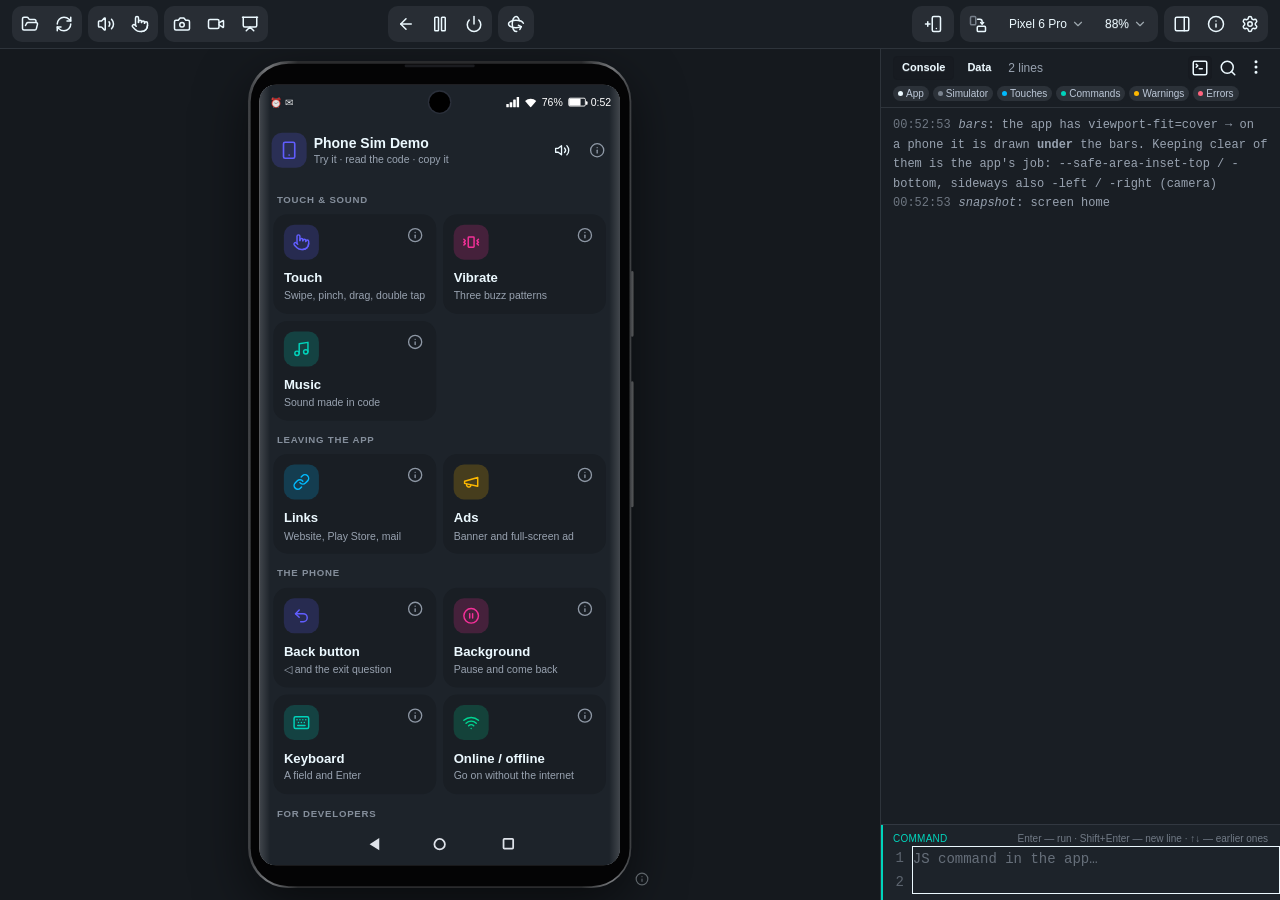
<file: index.html>
<!DOCTYPE html>
<html lang="en">
<head>
<meta charset="utf-8">
<title>Phone simulator</title>
<!-- The simulator is sim.html; this page only forwards to it. It keeps ?app=… if one is given,
     and opens the demo app otherwise (sim.html opened directly starts with an empty phone). -->
<script>
  var q = location.search, demo = "app=demo/index.html";
  if (!/[?&]app=/.test(q)) q += (q ? "&" : "?") + demo;
  location.replace("sim.html" + q + location.hash);
</script>
</head>
<body><p><a href="sim.html?app=demo/index.html">Open the phone simulator</a></p></body>
</html>
</file>
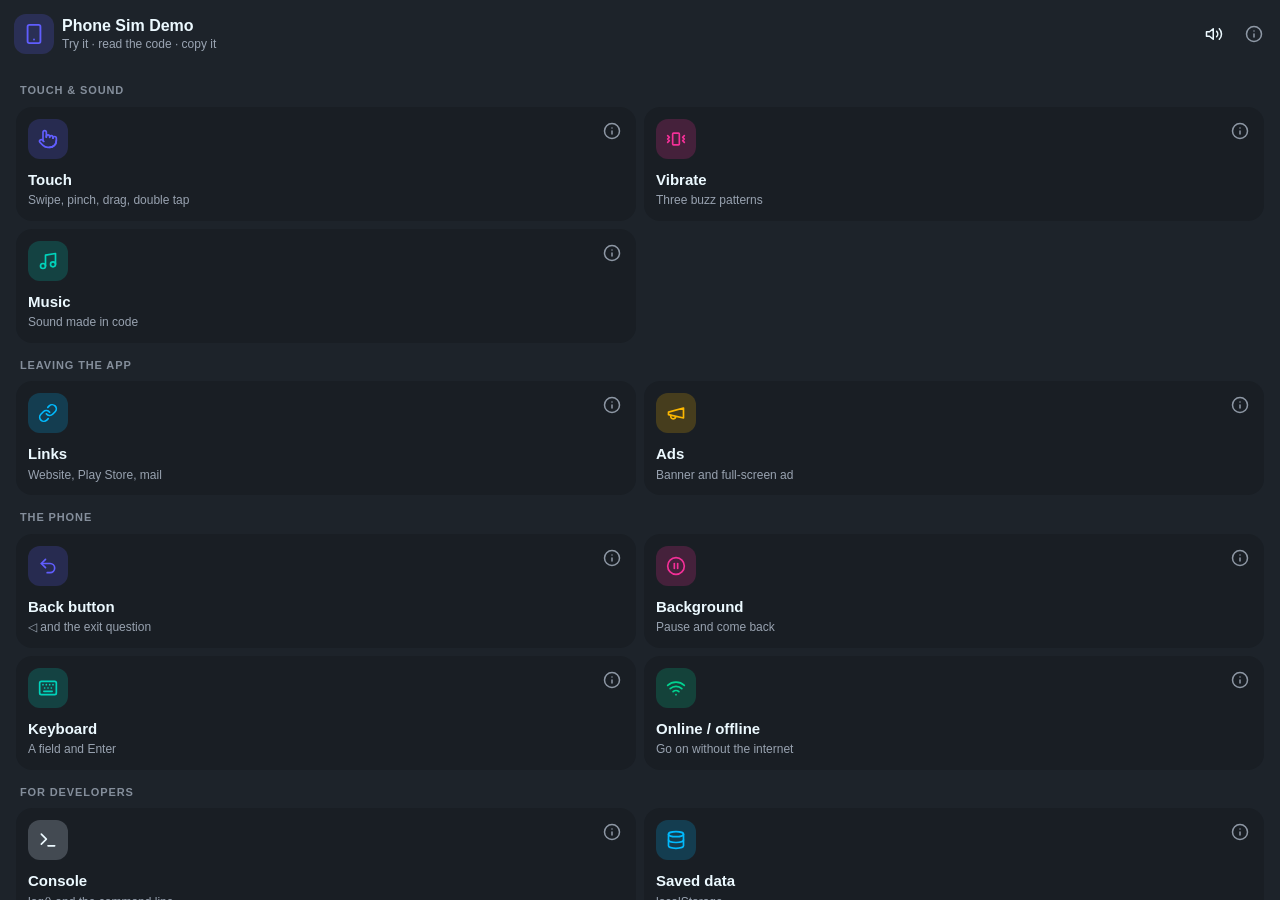
<file: demo/index.html>
<!DOCTYPE html>
<!--
  Demo app for the phone simulator. sim.html opens it by default.

  Each card on the home screen is one thing an app can do on a phone. Its screen has two tabs:
    Try   the feature, working (in the simulator, or in an APK)
    Code  how it is done: short snippets to copy into your own app; ⓘ on each says where the call comes from
  ⓘ on a card or a screen = what it is and how the simulator shows it. Every action writes a line in the console.

  Files:
    index.html     the frame (markup only): home, the ⓘ and exit dialogs
    demo.css       the demo's own styles; everything else is Tailwind + daisyUI classes
    core.js        cards, screens, tabs, ⓘ, back, exit, background, the command line
    features/*.js  one file per feature; each adds itself with Demo.add({…}) (see core.js)

  A new feature = one file in features/ + one <script> line at the end of this file. Its card appears by itself.
-->
<html lang="en" data-theme="dark" class="h-full">
<head>
<meta charset="utf-8">
<!-- viewport-fit=cover: the app is drawn under the system bars; demo.css keeps the content clear of them -->
<meta name="viewport" content="width=device-width, initial-scale=1, viewport-fit=cover">
<title>Demo</title>

<link rel="stylesheet" href="../lib/daisyui.css">
<link rel="stylesheet" href="../lib/daisyui-themes.css">
<link rel="stylesheet" href="demo.css">
<script src="../lib/tailwind.js"></script>
<!-- Before any app script: it patches sound and touch on load. Outside the simulator it does nothing. -->
<script src="../sim-bridge.js"></script>

<style type="text/tailwindcss">
  /* Register daisyUI colours with Tailwind, otherwise opacity variants like text-base-content/60 do not exist.
     The Tailwind browser build reads only this inline block, so it stays here and not in demo.css. */
  @theme reference {
    --color-base-100: var(--color-base-100); --color-base-200: var(--color-base-200); --color-base-300: var(--color-base-300);
    --color-base-content: var(--color-base-content);
    --color-primary: var(--color-primary); --color-primary-content: var(--color-primary-content);
    --color-secondary: var(--color-secondary); --color-secondary-content: var(--color-secondary-content);
    --color-accent: var(--color-accent); --color-accent-content: var(--color-accent-content);
    --color-neutral: var(--color-neutral); --color-neutral-content: var(--color-neutral-content);
    --color-info: var(--color-info); --color-success: var(--color-success);
    --color-warning: var(--color-warning); --color-error: var(--color-error);
  }
</style>
</head>

<body class="h-full m-0 bg-base-100 text-base-content">
  <main id="app" class="h-full">

    <!-- ===== Home: core.js puts the cards in #cards; the feature screens are added after it on their first open ===== -->
    <section id="home">
      <header class="bar">
        <span class="ico" style="--c: var(--color-primary)"><svg viewBox="0 0 24 24" width="22" height="22" fill="none" stroke="currentColor" stroke-width="2" stroke-linecap="round" stroke-linejoin="round" aria-hidden="true"><rect width="14" height="20" x="5" y="2" rx="2"/><path d="M12 18h.01"/></svg></span>
        <div class="flex-1 min-w-0">
          <h1 class="font-bold leading-tight">Phone Sim Demo</h1>
          <!-- features/data.js puts the saved name here -->
          <p id="hello" class="text-xs muted truncate">Try it · read the code · copy it</p>
        </div>
        <button class="btn btn-ghost btn-circle btn-sm" data-music="icon" aria-label="Music on / off"></button>
        <button class="btn btn-ghost btn-circle btn-sm ibtn" data-info="app" aria-label="About this demo"><svg viewBox="0 0 24 24" width="18" height="18" fill="none" stroke="currentColor" stroke-width="2" stroke-linecap="round" stroke-linejoin="round" aria-hidden="true"><circle cx="12" cy="12" r="10"/><path d="M12 16v-4"/><path d="M12 8h.01"/></svg></button>
      </header>
      <div id="cards" class="scroll"></div>
    </section>

  </main>

  <!-- ===== ⓘ: a sheet from the bottom; core.js draws it for the app, a feature or a snippet ===== -->
  <dialog id="info" class="modal modal-bottom">
    <div class="modal-box">
      <div class="grab"></div>
      <div id="infoBody"></div>
    </div>
    <form method="dialog" class="modal-backdrop"><button>close</button></form>
  </dialog>

  <!-- ===== Exit dialog: back on the first screen asks before leaving (the usual Android pattern) ===== -->
  <dialog id="quit" class="modal">
    <div class="modal-box max-w-xs">
      <h3 class="text-lg font-bold">Exit the app?</h3>
      <div class="modal-action">
        <button id="quitNo" class="btn">No</button>
        <button id="quitYes" class="btn btn-primary">Yes</button>
      </div>
    </div>
    <form method="dialog" class="modal-backdrop"><button>close</button></form>
  </dialog>

  <div id="toast" role="status"></div>

  <!-- core.js first: it makes Demo.add. Then the features, in any order: the cards follow GROUPS in core.js. -->
  <script src="core.js"></script>
  <script src="features/touch.js"></script>
  <script src="features/vibrate.js"></script>
  <script src="features/music.js"></script>
  <script src="features/links.js"></script>
  <script src="features/ads.js"></script>
  <script src="features/back.js"></script>
  <script src="features/background.js"></script>
  <script src="features/keyboard.js"></script>
  <script src="features/network.js"></script>
  <script src="features/console.js"></script>
  <script src="features/data.js"></script>
  <script src="features/fps.js"></script>
</body>
</html>
</file>
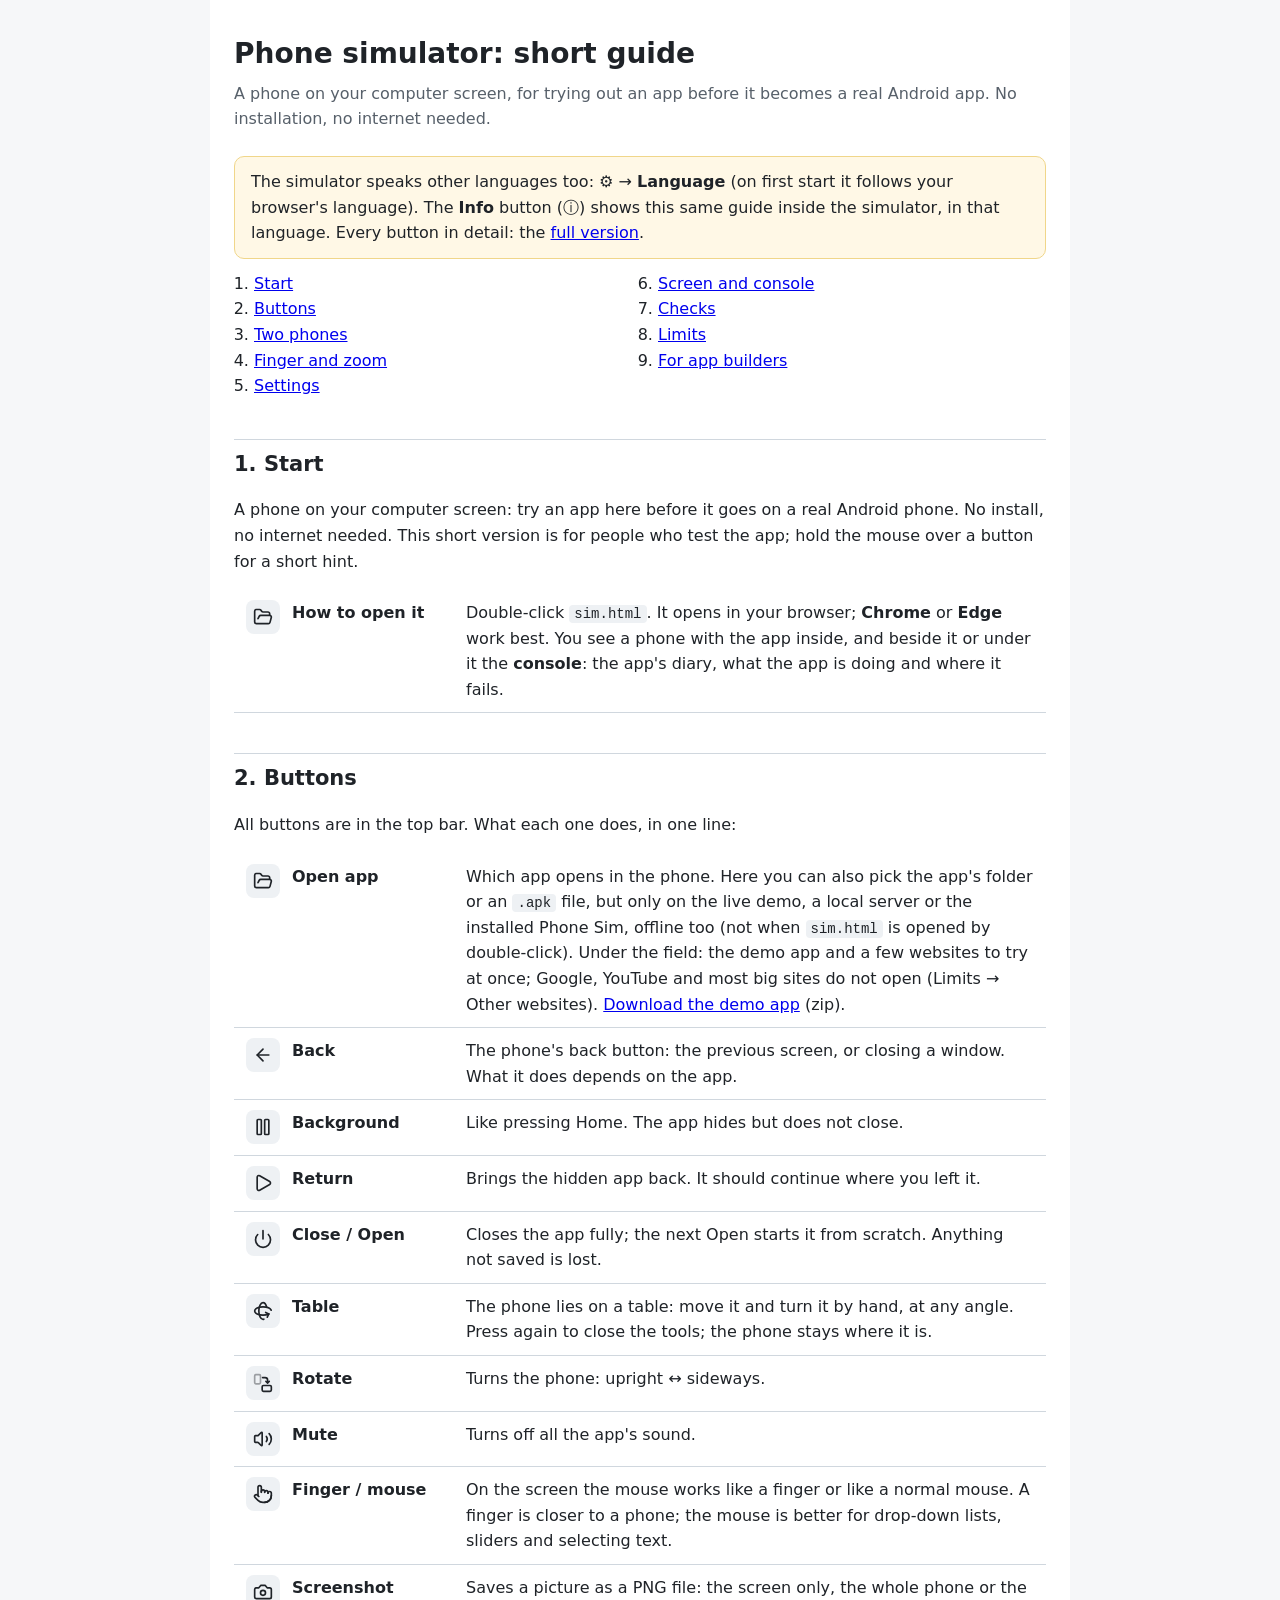
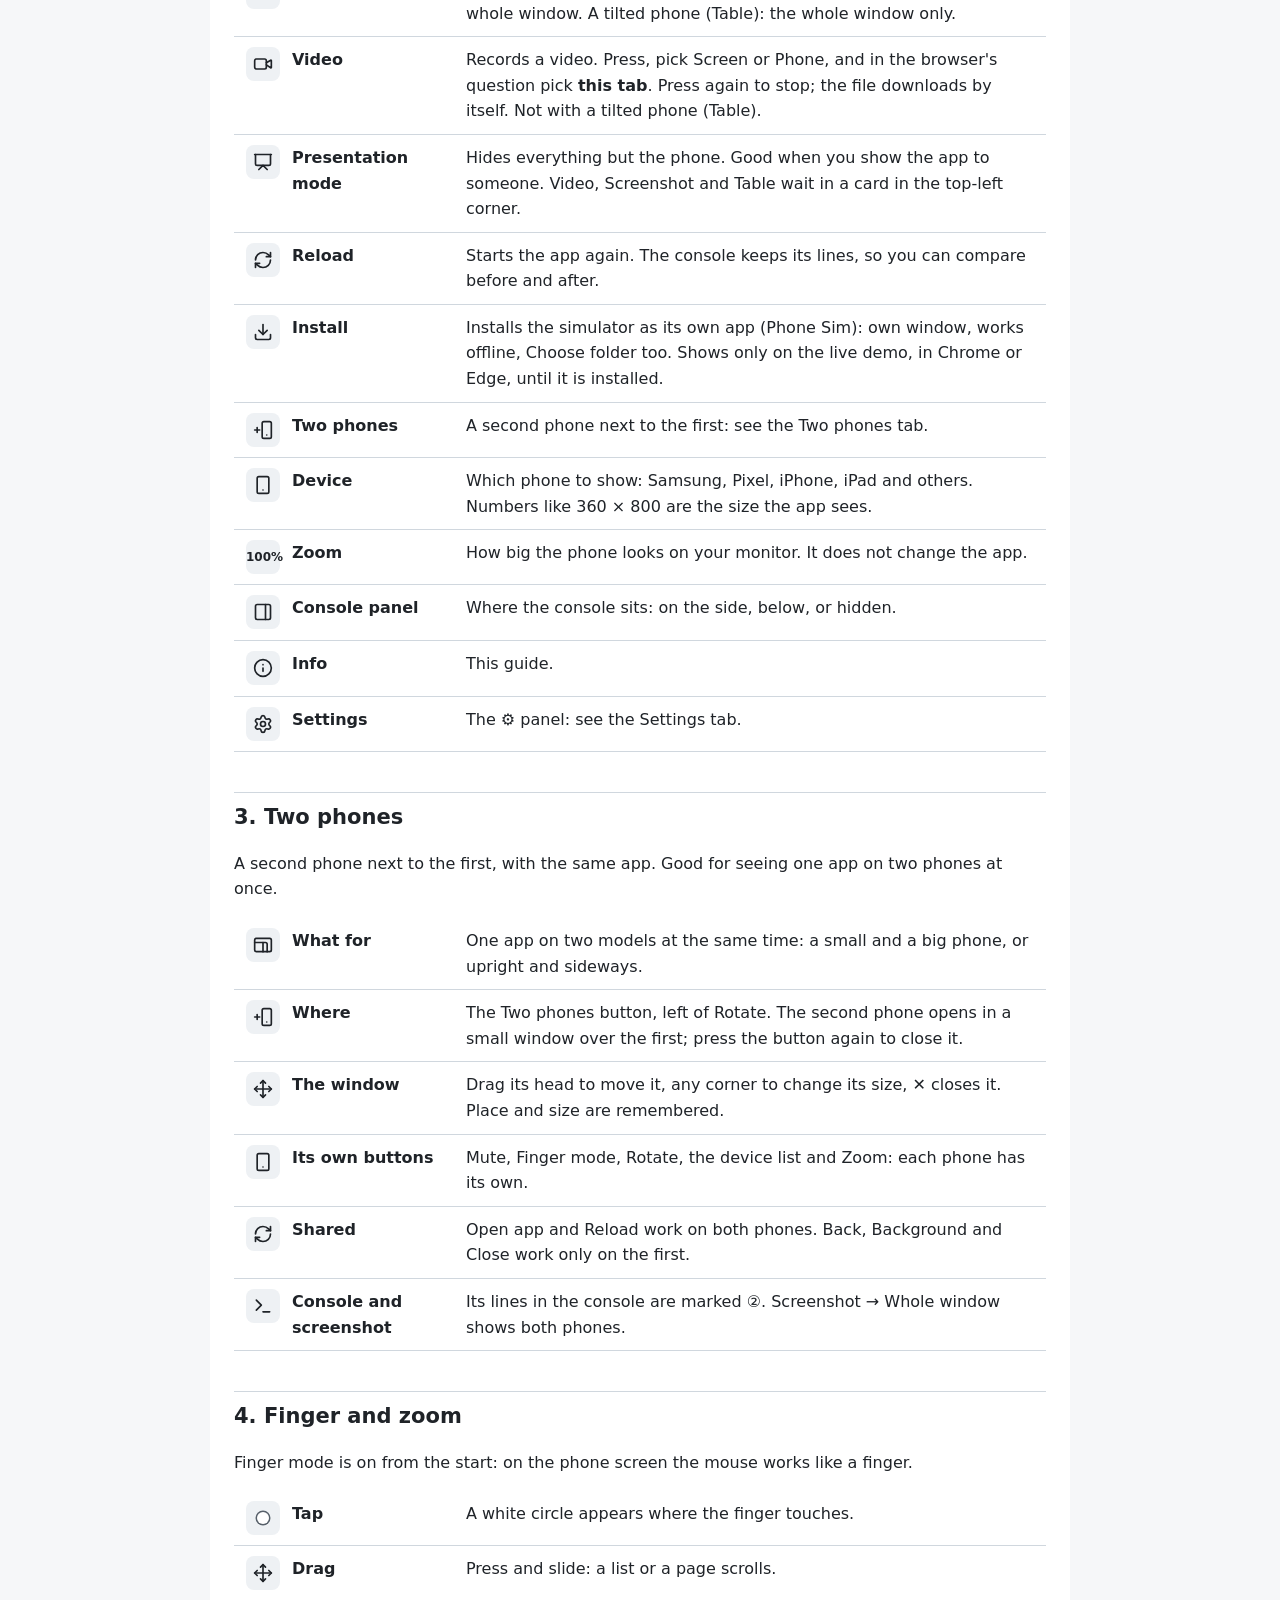
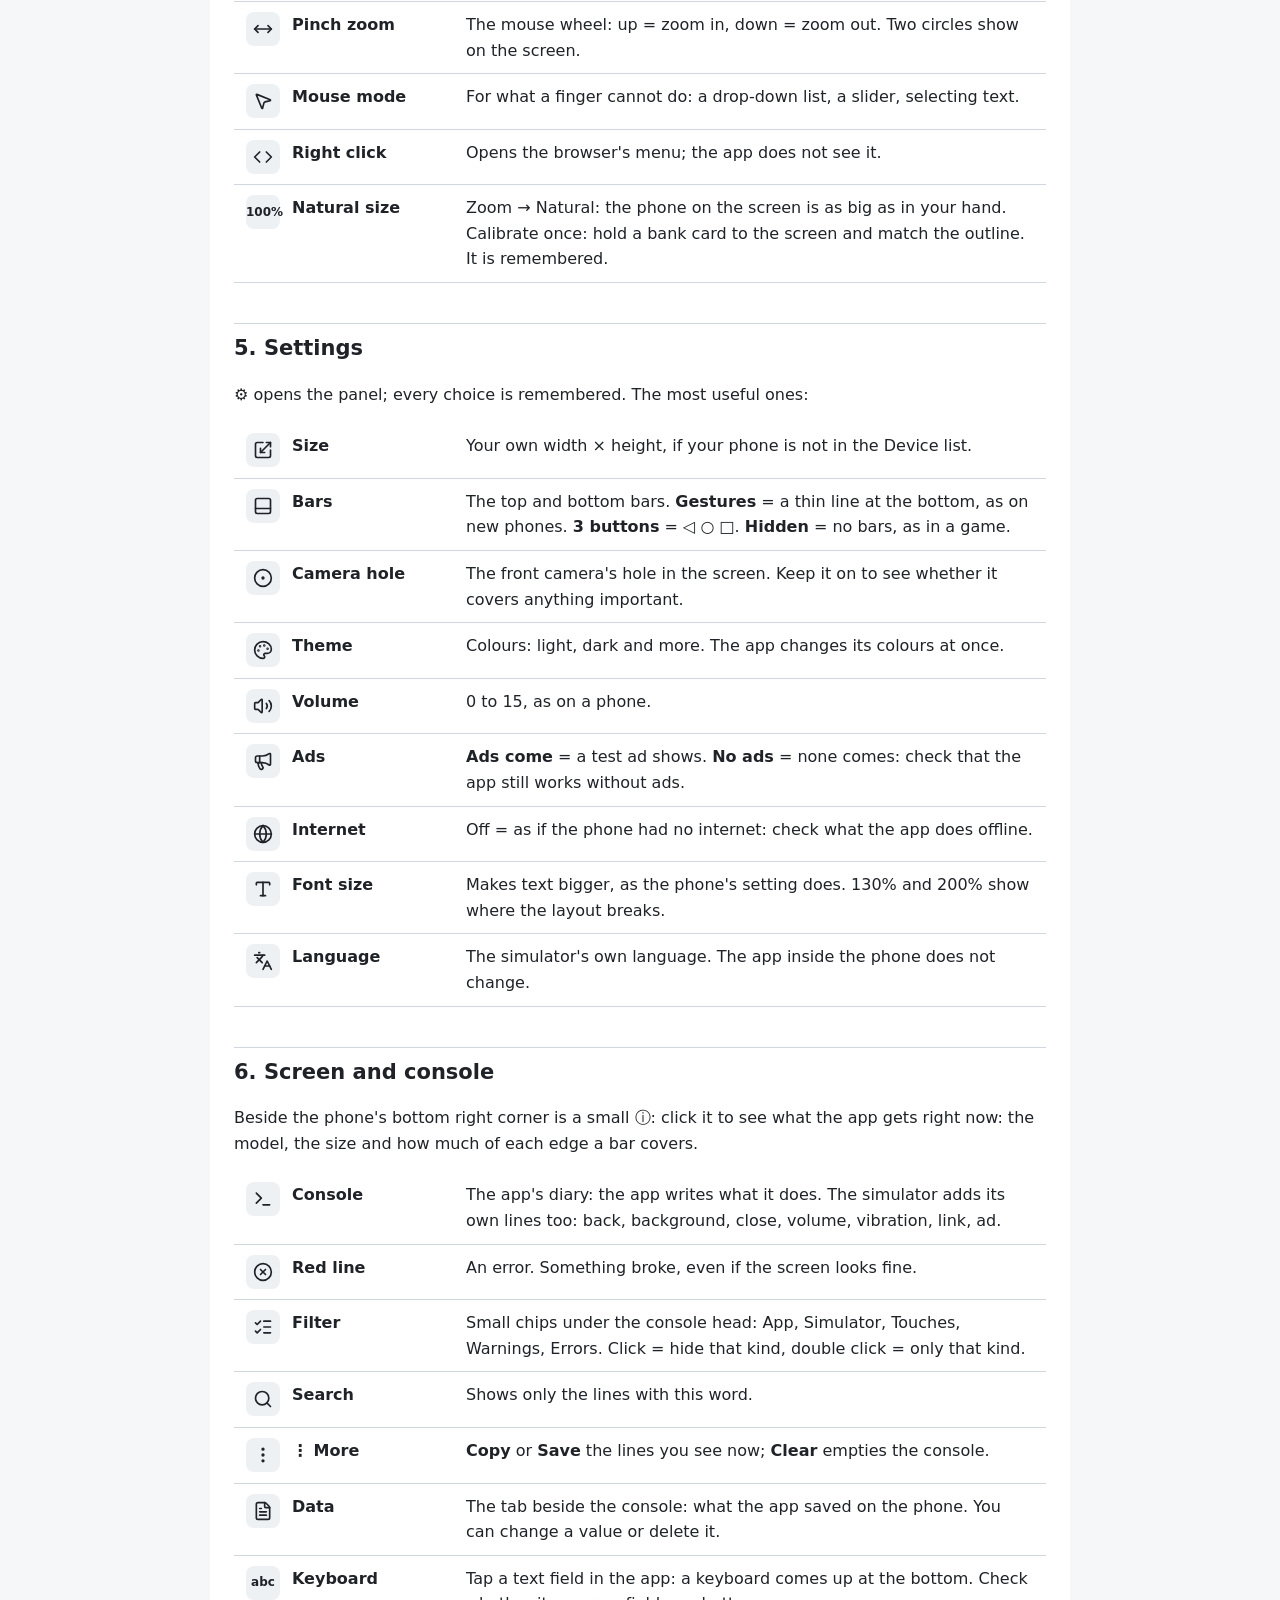
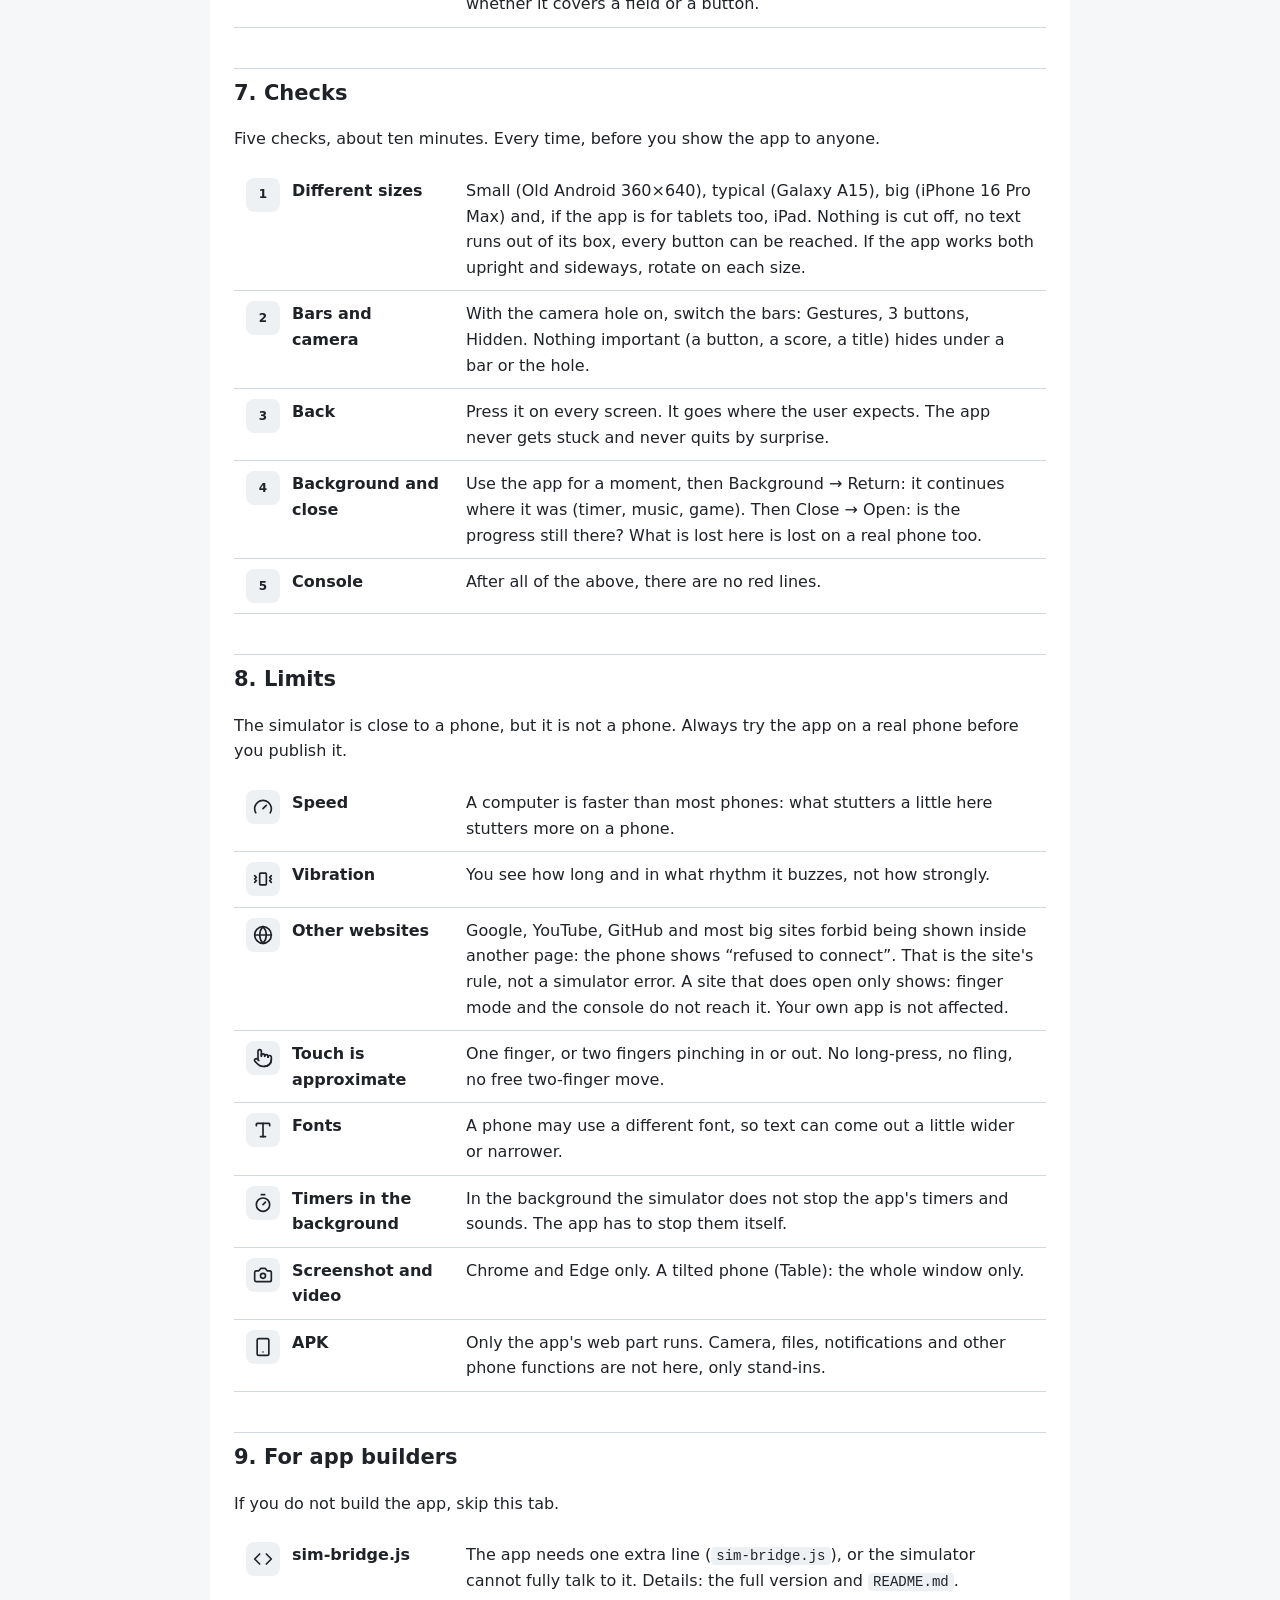
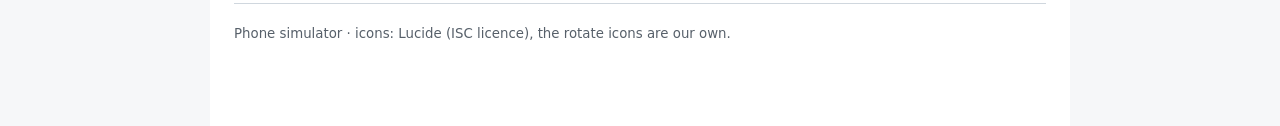
<file: GUIDE-short.html>
<!doctype html>
<!-- Made by build-guide.js from lang/en.js: change that file, then run  node build-guide.js -->
<html lang="en">
<head>
<meta charset="utf-8">
<meta name="viewport" content="width=device-width, initial-scale=1">
<title>Phone simulator: short guide</title>
<style>
  :root { --ink: #1f2328; --soft: #57606a; --line: #d0d7de; --bg: #f6f7f9; }
  body { font: 16px/1.6 "Segoe UI", system-ui, Sylfaen, sans-serif; color: var(--ink); background: var(--bg); margin: 0; }
  main { max-width: 860px; margin: 0 auto; padding: 32px 24px 64px; background: #fff; min-height: 100vh; box-sizing: border-box; }
  h1 { font-size: 28px; margin: 0 0 4px; }
  h2 { font-size: 21px; margin: 40px 0 10px; padding-top: 8px; border-top: 1px solid var(--line); }
  .sub { color: var(--soft); margin: 0 0 24px; }
  table { border-collapse: collapse; width: 100%; margin: 8px 0; }
  td { text-align: left; vertical-align: top; padding: 10px 12px; border-bottom: 1px solid var(--line); }
  td.ic { width: 34px; padding-right: 0; }
  td.nm { width: 150px; }
  .btn { display: inline-grid; place-items: center; width: 34px; height: 34px; border-radius: 8px; background: #eef1f4; color: var(--ink); }
  .btn svg { width: 20px; height: 20px; }
  .ii svg { display: inline; width: 15px; height: 15px; vertical-align: -3px; }
  .btn .txt { font-size: 12px; font-weight: 600; }
  .btn .dot { width: 12px; height: 12px; border-radius: 50%; background: #fff; box-shadow: 0 0 0 1.5px #57606a; }
  .note { background: #fff8e6; border: 1px solid #f0d68a; border-radius: 10px; padding: 12px 16px; margin: 12px 0; }
  code { font: 14px Consolas, monospace; background: #eef1f4; padding: 1px 5px; border-radius: 4px; }
  .eg { font: 14px Consolas, monospace; background: #1d232a; color: #d0d4da; padding: 6px 12px; border-radius: 8px; display: inline-block; margin: 6px 0; }
  .toc { columns: 2; margin: 0; padding-left: 20px; }
  small { color: var(--soft); }
  @media print { body { background: #fff; } main { padding: 0; } h2 { break-after: avoid; } }
</style>
</head>
<body>
<main>

<h1>Phone simulator: short guide</h1>
<p class="sub">A phone on your computer screen, for trying out an app before it becomes a real Android app.
No installation, no internet needed.</p>
<div class="note">The simulator speaks other languages too: ⚙ → <b>Language</b> (on first start it follows your browser's language).
The <b>Info</b> button (ⓘ) shows this same guide inside the simulator, in that language. Every button in detail: the <a href="GUIDE.html">full version</a>.</div>

<ol class="toc">
  <li><a href="#open">Start</a></li>
  <li><a href="#bar">Buttons</a></li>
  <li><a href="#twin">Two phones</a></li>
  <li><a href="#touch">Finger and zoom</a></li>
  <li><a href="#settings">Settings</a></li>
  <li><a href="#screen">Screen and console</a></li>
  <li><a href="#check">Checks</a></li>
  <li><a href="#limits">Limits</a></li>
  <li><a href="#build">For app builders</a></li>
</ol>

<h2 id="open">1. Start</h2>
<p>A phone on your computer screen: try an app here before it goes on a real Android phone. No install, no internet needed. This short version is for people who test the app; hold the mouse over a button for a short hint.</p>
<table>
  <tr><td class="ic"><span class="btn"><svg viewBox="0 0 24 24" fill="none" stroke="currentColor" stroke-width="2" stroke-linecap="round" stroke-linejoin="round"><path d="m6 14 1.5-2.9A2 2 0 0 1 9.24 10H20a2 2 0 0 1 1.94 2.5l-1.54 6a2 2 0 0 1-1.95 1.5H4a2 2 0 0 1-2-2V5a2 2 0 0 1 2-2h3.9a2 2 0 0 1 1.69.9l.81 1.2a2 2 0 0 0 1.67.9H18a2 2 0 0 1 2 2v2"/></svg></span></td>
      <td class="nm"><b>How to open it</b></td>
      <td>Double-click <code>sim.html</code>. It opens in your browser; <b>Chrome</b> or <b>Edge</b> work best. You see a phone with the app inside, and beside it or under it the <b>console</b>: the app's diary, what the app is doing and where it fails.</td></tr>
</table>

<h2 id="bar">2. Buttons</h2>
<p>All buttons are in the top bar. What each one does, in one line:</p>
<table>
  <tr><td class="ic"><span class="btn"><svg viewBox="0 0 24 24" fill="none" stroke="currentColor" stroke-width="2" stroke-linecap="round" stroke-linejoin="round"><path d="m6 14 1.5-2.9A2 2 0 0 1 9.24 10H20a2 2 0 0 1 1.94 2.5l-1.54 6a2 2 0 0 1-1.95 1.5H4a2 2 0 0 1-2-2V5a2 2 0 0 1 2-2h3.9a2 2 0 0 1 1.69.9l.81 1.2a2 2 0 0 0 1.67.9H18a2 2 0 0 1 2 2v2"/></svg></span></td>
      <td class="nm"><b>Open app</b></td>
      <td>Which app opens in the phone. Here you can also pick the app's folder or an <code>.apk</code> file, but only on the live demo, a local server or the installed Phone Sim, offline too (not when <code>sim.html</code> is opened by double-click). Under the field: the demo app and a few websites to try at once; Google, YouTube and most big sites do not open (Limits → Other websites). <a href="demo-app.zip" download class="link link-primary">Download the demo app</a> (zip).</td></tr>
  <tr><td class="ic"><span class="btn"><svg viewBox="0 0 24 24" fill="none" stroke="currentColor" stroke-width="2" stroke-linecap="round" stroke-linejoin="round"><path d="m12 19-7-7 7-7"/><path d="M19 12H5"/></svg></span></td>
      <td class="nm"><b>Back</b></td>
      <td>The phone's back button: the previous screen, or closing a window. What it does depends on the app.</td></tr>
  <tr><td class="ic"><span class="btn"><svg viewBox="0 0 24 24" fill="none" stroke="currentColor" stroke-width="2" stroke-linecap="round" stroke-linejoin="round"><rect x="14" y="3" width="5" height="18" rx="1"/><rect x="5" y="3" width="5" height="18" rx="1"/></svg></span></td>
      <td class="nm"><b>Background</b></td>
      <td>Like pressing Home. The app hides but does not close.</td></tr>
  <tr><td class="ic"><span class="btn"><svg viewBox="0 0 24 24" fill="none" stroke="currentColor" stroke-width="2" stroke-linecap="round" stroke-linejoin="round"><path d="M5 5a2 2 0 0 1 3.008-1.728l11.997 6.998a2 2 0 0 1 .003 3.458l-12 7A2 2 0 0 1 5 19z"/></svg></span></td>
      <td class="nm"><b>Return</b></td>
      <td>Brings the hidden app back. It should continue where you left it.</td></tr>
  <tr><td class="ic"><span class="btn"><svg viewBox="0 0 24 24" fill="none" stroke="currentColor" stroke-width="2" stroke-linecap="round" stroke-linejoin="round"><path d="M12 2v10"/><path d="M18.4 6.6a9 9 0 1 1-12.77.04"/></svg></span></td>
      <td class="nm"><b>Close / Open</b></td>
      <td>Closes the app fully; the next Open starts it from scratch. Anything not saved is lost.</td></tr>
  <tr><td class="ic"><span class="btn"><svg viewBox="0 0 24 24" fill="none" stroke="currentColor" stroke-width="2" stroke-linecap="round" stroke-linejoin="round"><path d="M16.466 7.5C15.643 4.237 13.952 2 12 2 9.239 2 7 6.477 7 12s2.239 10 5 10c.342 0 .677-.069 1-.2"/><path d="m15.194 13.707 3.814 1.86-1.86 3.814"/><path d="M19 15.57c-1.804.885-4.274 1.43-7 1.43-5.523 0-10-2.239-10-5s4.477-5 10-5c4.838 0 8.873 1.718 9.8 4"/></svg></span></td>
      <td class="nm"><b>Table</b></td>
      <td>The phone lies on a table: move it and turn it by hand, at any angle. Press again to close the tools; the phone stays where it is.</td></tr>
  <tr><td class="ic"><span class="btn"><svg viewBox="0 0 24 24" fill="none" stroke="currentColor" stroke-width="2" stroke-linecap="round" stroke-linejoin="round"><rect opacity=".4" x="2" y="2" width="7" height="11" rx="1.5"/><rect x="11" y="15" width="11" height="7" rx="1.5"/><path d="M11.5 5.5h3a3 3 0 0 1 3 3V12"/><path d="m15.5 10 2 2 2-2"/></svg></span></td>
      <td class="nm"><b>Rotate</b></td>
      <td>Turns the phone: upright ↔ sideways.</td></tr>
  <tr><td class="ic"><span class="btn"><svg viewBox="0 0 24 24" fill="none" stroke="currentColor" stroke-width="2" stroke-linecap="round" stroke-linejoin="round"><path d="M11 4.702a.705.705 0 0 0-1.203-.498L6.413 7.587A1.4 1.4 0 0 1 5.416 8H3a1 1 0 0 0-1 1v6a1 1 0 0 0 1 1h2.416a1.4 1.4 0 0 1 .997.413l3.383 3.384A.705.705 0 0 0 11 19.298z"/><path d="M16 9a5 5 0 0 1 0 6"/><path d="M19.364 18.364a9 9 0 0 0 0-12.728"/></svg></span></td>
      <td class="nm"><b>Mute</b></td>
      <td>Turns off all the app's sound.</td></tr>
  <tr><td class="ic"><span class="btn"><svg viewBox="0 0 24 24" fill="none" stroke="currentColor" stroke-width="2" stroke-linecap="round" stroke-linejoin="round"><path d="M22 14a8 8 0 0 1-8 8"/><path d="M18 11v-1a2 2 0 0 0-2-2a2 2 0 0 0-2 2"/><path d="M14 10V9a2 2 0 0 0-2-2a2 2 0 0 0-2 2v1"/><path d="M10 9.5V4a2 2 0 0 0-2-2a2 2 0 0 0-2 2v10"/><path d="M18 11a2 2 0 1 1 4 0v3a8 8 0 0 1-8 8h-2c-2.8 0-4.5-.86-5.99-2.34l-3.6-3.6a2 2 0 0 1 2.83-2.82L7 15"/></svg></span></td>
      <td class="nm"><b>Finger / mouse</b></td>
      <td>On the screen the mouse works like a finger or like a normal mouse. A finger is closer to a phone; the mouse is better for drop-down lists, sliders and selecting text.</td></tr>
  <tr><td class="ic"><span class="btn"><svg viewBox="0 0 24 24" fill="none" stroke="currentColor" stroke-width="2" stroke-linecap="round" stroke-linejoin="round"><path d="M14.5 4h-5L7 7H4a2 2 0 0 0-2 2v9a2 2 0 0 0 2 2h16a2 2 0 0 0 2-2V9a2 2 0 0 0-2-2h-3l-2.5-3z"/><circle cx="12" cy="13" r="3"/></svg></span></td>
      <td class="nm"><b>Screenshot</b></td>
      <td>Saves a picture as a PNG file: the screen only, the whole phone or the whole window. A tilted phone (Table): the whole window only.</td></tr>
  <tr><td class="ic"><span class="btn"><svg viewBox="0 0 24 24" fill="none" stroke="currentColor" stroke-width="2" stroke-linecap="round" stroke-linejoin="round"><path d="m16 13 5.223 3.482a.5.5 0 0 0 .777-.416V7.87a.5.5 0 0 0-.752-.432L16 10.5"/><rect x="2" y="6" width="14" height="12" rx="2"/></svg></span></td>
      <td class="nm"><b>Video</b></td>
      <td>Records a video. Press, pick Screen or Phone, and in the browser's question pick <b>this tab</b>. Press again to stop; the file downloads by itself. Not with a tilted phone (Table).</td></tr>
  <tr><td class="ic"><span class="btn"><svg viewBox="0 0 24 24" fill="none" stroke="currentColor" stroke-width="2" stroke-linecap="round" stroke-linejoin="round"><path d="M2 3h20"/><path d="M21 3v11a2 2 0 0 1-2 2H5a2 2 0 0 1-2-2V3"/><path d="m7 21 5-5 5 5"/></svg></span></td>
      <td class="nm"><b>Presentation mode</b></td>
      <td>Hides everything but the phone. Good when you show the app to someone. Video, Screenshot and Table wait in a card in the top-left corner.</td></tr>
  <tr><td class="ic"><span class="btn"><svg viewBox="0 0 24 24" fill="none" stroke="currentColor" stroke-width="2" stroke-linecap="round" stroke-linejoin="round"><path d="M3 12a9 9 0 0 1 9-9 9.75 9.75 0 0 1 6.74 2.74L21 8"/><path d="M21 3v5h-5"/><path d="M21 12a9 9 0 0 1-9 9 9.75 9.75 0 0 1-6.74-2.74L3 16"/><path d="M8 16H3v5"/></svg></span></td>
      <td class="nm"><b>Reload</b></td>
      <td>Starts the app again. The console keeps its lines, so you can compare before and after.</td></tr>
  <tr><td class="ic"><span class="btn"><svg viewBox="0 0 24 24" fill="none" stroke="currentColor" stroke-width="2" stroke-linecap="round" stroke-linejoin="round"><path d="M12 15V3"/><path d="M21 15v4a2 2 0 0 1-2 2H5a2 2 0 0 1-2-2v-4"/><path d="m7 10 5 5 5-5"/></svg></span></td>
      <td class="nm"><b>Install</b></td>
      <td>Installs the simulator as its own app (Phone Sim): own window, works offline, Choose folder too. Shows only on the live demo, in Chrome or Edge, until it is installed.</td></tr>
  <tr><td class="ic"><span class="btn"><svg viewBox="0 0 24 24" fill="none" stroke="currentColor" stroke-width="2" stroke-linecap="round" stroke-linejoin="round"><path d="M5 9v6"/><path d="M2 12h6"/><rect width="11" height="20" x="11" y="2" rx="2"/><path d="M16.5 18h.01"/></svg></span></td>
      <td class="nm"><b>Two phones</b></td>
      <td>A second phone next to the first: see the Two phones tab.</td></tr>
  <tr><td class="ic"><span class="btn"><svg viewBox="0 0 24 24" fill="none" stroke="currentColor" stroke-width="2" stroke-linecap="round" stroke-linejoin="round"><rect width="14" height="20" x="5" y="2" rx="2" ry="2"/><path d="M12 18h.01"/></svg></span></td>
      <td class="nm"><b>Device</b></td>
      <td>Which phone to show: Samsung, Pixel, iPhone, iPad and others. Numbers like 360 × 800 are the size the app sees.</td></tr>
  <tr><td class="ic"><span class="btn"><span class="txt">100%</span></span></td>
      <td class="nm"><b>Zoom</b></td>
      <td>How big the phone looks on your monitor. It does not change the app.</td></tr>
  <tr><td class="ic"><span class="btn"><svg viewBox="0 0 24 24" fill="none" stroke="currentColor" stroke-width="2" stroke-linecap="round" stroke-linejoin="round"><rect width="18" height="18" x="3" y="3" rx="2"/><path d="M15 3v18"/></svg></span></td>
      <td class="nm"><b>Console panel</b></td>
      <td>Where the console sits: on the side, below, or hidden.</td></tr>
  <tr><td class="ic"><span class="btn"><svg viewBox="0 0 24 24" fill="none" stroke="currentColor" stroke-width="2" stroke-linecap="round" stroke-linejoin="round"><circle cx="12" cy="12" r="10"/><path d="M12 16v-4"/><path d="M12 8h.01"/></svg></span></td>
      <td class="nm"><b>Info</b></td>
      <td>This guide.</td></tr>
  <tr><td class="ic"><span class="btn"><svg viewBox="0 0 24 24" fill="none" stroke="currentColor" stroke-width="2" stroke-linecap="round" stroke-linejoin="round"><path d="M9.671 4.136a2.34 2.34 0 0 1 4.659 0 2.34 2.34 0 0 0 3.319 1.915 2.34 2.34 0 0 1 2.33 4.033 2.34 2.34 0 0 0 0 3.831 2.34 2.34 0 0 1-2.33 4.033 2.34 2.34 0 0 0-3.319 1.915 2.34 2.34 0 0 1-4.659 0 2.34 2.34 0 0 0-3.32-1.915 2.34 2.34 0 0 1-2.33-4.033 2.34 2.34 0 0 0 0-3.831A2.34 2.34 0 0 1 6.35 6.051a2.34 2.34 0 0 0 3.319-1.915"/><circle cx="12" cy="12" r="3"/></svg></span></td>
      <td class="nm"><b>Settings</b></td>
      <td>The ⚙ panel: see the Settings tab.</td></tr>
</table>

<h2 id="twin">3. Two phones</h2>
<p>A second phone next to the first, with the same app. Good for seeing one app on two phones at once.</p>
<table>
  <tr><td class="ic"><span class="btn"><svg viewBox="0 0 24 24" fill="none" stroke="currentColor" stroke-width="2" stroke-linecap="round" stroke-linejoin="round"><rect width="20" height="16" x="2" y="4" rx="2"/><path d="M12 9v11"/><path d="M2 9h13a2 2 0 0 1 2 2v9"/></svg></span></td>
      <td class="nm"><b>What for</b></td>
      <td>One app on two models at the same time: a small and a big phone, or upright and sideways.</td></tr>
  <tr><td class="ic"><span class="btn"><svg viewBox="0 0 24 24" fill="none" stroke="currentColor" stroke-width="2" stroke-linecap="round" stroke-linejoin="round"><path d="M5 9v6"/><path d="M2 12h6"/><rect width="11" height="20" x="11" y="2" rx="2"/><path d="M16.5 18h.01"/></svg></span></td>
      <td class="nm"><b>Where</b></td>
      <td>The Two phones button, left of Rotate. The second phone opens in a small window over the first; press the button again to close it.</td></tr>
  <tr><td class="ic"><span class="btn"><svg viewBox="0 0 24 24" fill="none" stroke="currentColor" stroke-width="2" stroke-linecap="round" stroke-linejoin="round"><path d="M12 2v20"/><path d="m15 19-3 3-3-3"/><path d="m19 9 3 3-3 3"/><path d="M2 12h20"/><path d="m5 9-3 3 3 3"/><path d="m9 5 3-3 3 3"/></svg></span></td>
      <td class="nm"><b>The window</b></td>
      <td>Drag its head to move it, any corner to change its size, ✕ closes it. Place and size are remembered.</td></tr>
  <tr><td class="ic"><span class="btn"><svg viewBox="0 0 24 24" fill="none" stroke="currentColor" stroke-width="2" stroke-linecap="round" stroke-linejoin="round"><rect width="14" height="20" x="5" y="2" rx="2" ry="2"/><path d="M12 18h.01"/></svg></span></td>
      <td class="nm"><b>Its own buttons</b></td>
      <td>Mute, Finger mode, Rotate, the device list and Zoom: each phone has its own.</td></tr>
  <tr><td class="ic"><span class="btn"><svg viewBox="0 0 24 24" fill="none" stroke="currentColor" stroke-width="2" stroke-linecap="round" stroke-linejoin="round"><path d="M3 12a9 9 0 0 1 9-9 9.75 9.75 0 0 1 6.74 2.74L21 8"/><path d="M21 3v5h-5"/><path d="M21 12a9 9 0 0 1-9 9 9.75 9.75 0 0 1-6.74-2.74L3 16"/><path d="M8 16H3v5"/></svg></span></td>
      <td class="nm"><b>Shared</b></td>
      <td>Open app and Reload work on both phones. Back, Background and Close work only on the first.</td></tr>
  <tr><td class="ic"><span class="btn"><svg viewBox="0 0 24 24" fill="none" stroke="currentColor" stroke-width="2" stroke-linecap="round" stroke-linejoin="round"><path d="M12 19h8"/><path d="m4 17 6-6-6-6"/></svg></span></td>
      <td class="nm"><b>Console and screenshot</b></td>
      <td>Its lines in the console are marked ②. Screenshot → Whole window shows both phones.</td></tr>
</table>

<h2 id="touch">4. Finger and zoom</h2>
<p>Finger mode is on from the start: on the phone screen the mouse works like a finger.</p>
<table>
  <tr><td class="ic"><span class="btn"><span class="dot"></span></span></td>
      <td class="nm"><b>Tap</b></td>
      <td>A white circle appears where the finger touches.</td></tr>
  <tr><td class="ic"><span class="btn"><svg viewBox="0 0 24 24" fill="none" stroke="currentColor" stroke-width="2" stroke-linecap="round" stroke-linejoin="round"><path d="M12 2v20"/><path d="m15 19-3 3-3-3"/><path d="m19 9 3 3-3 3"/><path d="M2 12h20"/><path d="m5 9-3 3 3 3"/><path d="m9 5 3-3 3 3"/></svg></span></td>
      <td class="nm"><b>Drag</b></td>
      <td>Press and slide: a list or a page scrolls.</td></tr>
  <tr><td class="ic"><span class="btn"><svg viewBox="0 0 24 24" fill="none" stroke="currentColor" stroke-width="2" stroke-linecap="round" stroke-linejoin="round"><path d="m18 8 4 4-4 4"/><path d="M2 12h20"/><path d="m6 8-4 4 4 4"/></svg></span></td>
      <td class="nm"><b>Pinch zoom</b></td>
      <td>The mouse wheel: up = zoom in, down = zoom out. Two circles show on the screen.</td></tr>
  <tr><td class="ic"><span class="btn"><svg viewBox="0 0 24 24" fill="none" stroke="currentColor" stroke-width="2" stroke-linecap="round" stroke-linejoin="round"><path d="M4.037 4.688a.495.495 0 0 1 .651-.651l16 6.5a.5.5 0 0 1-.063.947l-6.124 1.58a2 2 0 0 0-1.438 1.435l-1.579 6.126a.5.5 0 0 1-.947.063z"/></svg></span></td>
      <td class="nm"><b>Mouse mode</b></td>
      <td>For what a finger cannot do: a drop-down list, a slider, selecting text.</td></tr>
  <tr><td class="ic"><span class="btn"><svg viewBox="0 0 24 24" fill="none" stroke="currentColor" stroke-width="2" stroke-linecap="round" stroke-linejoin="round"><path d="m16 18 6-6-6-6"/><path d="m8 6-6 6 6 6"/></svg></span></td>
      <td class="nm"><b>Right click</b></td>
      <td>Opens the browser's menu; the app does not see it.</td></tr>
  <tr><td class="ic"><span class="btn"><span class="txt">100%</span></span></td>
      <td class="nm"><b>Natural size</b></td>
      <td>Zoom → Natural: the phone on the screen is as big as in your hand. Calibrate once: hold a bank card to the screen and match the outline. It is remembered.</td></tr>
</table>

<h2 id="settings">5. Settings</h2>
<p>⚙ opens the panel; every choice is remembered. The most useful ones:</p>
<table>
  <tr><td class="ic"><span class="btn"><svg viewBox="0 0 24 24" fill="none" stroke="currentColor" stroke-width="2" stroke-linecap="round" stroke-linejoin="round"><path d="M12 3H5a2 2 0 0 0-2 2v14a2 2 0 0 0 2 2h14a2 2 0 0 0 2-2v-7"/><path d="M14 15H9v-5"/><path d="M16 3h5v5"/><path d="M21 3 9 15"/></svg></span></td>
      <td class="nm"><b>Size</b></td>
      <td>Your own width × height, if your phone is not in the Device list.</td></tr>
  <tr><td class="ic"><span class="btn"><svg viewBox="0 0 24 24" fill="none" stroke="currentColor" stroke-width="2" stroke-linecap="round" stroke-linejoin="round"><rect width="18" height="18" x="3" y="3" rx="2"/><path d="M3 15h18"/></svg></span></td>
      <td class="nm"><b>Bars</b></td>
      <td>The top and bottom bars. <b>Gestures</b> = a thin line at the bottom, as on new phones. <b>3 buttons</b> = ◁ ○ □. <b>Hidden</b> = no bars, as in a game.</td></tr>
  <tr><td class="ic"><span class="btn"><svg viewBox="0 0 24 24" fill="none" stroke="currentColor" stroke-width="2" stroke-linecap="round" stroke-linejoin="round"><circle cx="12" cy="12" r="10"/><circle cx="12" cy="12" r="1"/></svg></span></td>
      <td class="nm"><b>Camera hole</b></td>
      <td>The front camera's hole in the screen. Keep it on to see whether it covers anything important.</td></tr>
  <tr><td class="ic"><span class="btn"><svg viewBox="0 0 24 24" fill="none" stroke="currentColor" stroke-width="2" stroke-linecap="round" stroke-linejoin="round"><path d="M12 22a1 1 0 0 1 0-20 10 9 0 0 1 10 9 5 5 0 0 1-5 5h-2.25a1.75 1.75 0 0 0-1.4 2.8l.3.4a1.75 1.75 0 0 1-1.4 2.8z"/><circle cx="13.5" cy="6.5" r=".5" fill="currentColor"/><circle cx="17.5" cy="10.5" r=".5" fill="currentColor"/><circle cx="6.5" cy="12.5" r=".5" fill="currentColor"/><circle cx="8.5" cy="7.5" r=".5" fill="currentColor"/></svg></span></td>
      <td class="nm"><b>Theme</b></td>
      <td>Colours: light, dark and more. The app changes its colours at once.</td></tr>
  <tr><td class="ic"><span class="btn"><svg viewBox="0 0 24 24" fill="none" stroke="currentColor" stroke-width="2" stroke-linecap="round" stroke-linejoin="round"><path d="M11 4.702a.705.705 0 0 0-1.203-.498L6.413 7.587A1.4 1.4 0 0 1 5.416 8H3a1 1 0 0 0-1 1v6a1 1 0 0 0 1 1h2.416a1.4 1.4 0 0 1 .997.413l3.383 3.384A.705.705 0 0 0 11 19.298z"/><path d="M16 9a5 5 0 0 1 0 6"/><path d="M19.364 18.364a9 9 0 0 0 0-12.728"/></svg></span></td>
      <td class="nm"><b>Volume</b></td>
      <td>0 to 15, as on a phone.</td></tr>
  <tr><td class="ic"><span class="btn"><svg viewBox="0 0 24 24" fill="none" stroke="currentColor" stroke-width="2" stroke-linecap="round" stroke-linejoin="round"><path d="M11 6a13 13 0 0 0 8.4-2.8A1 1 0 0 1 21 4v12a1 1 0 0 1-1.6.8A13 13 0 0 0 11 14H5a2 2 0 0 1-2-2V8a2 2 0 0 1 2-2z"/><path d="M6 14a12 12 0 0 0 2.4 7.2 2 2 0 0 0 3.2-2.4A8 8 0 0 1 10 14"/><path d="M8 6v8"/></svg></span></td>
      <td class="nm"><b>Ads</b></td>
      <td><b>Ads come</b> = a test ad shows. <b>No ads</b> = none comes: check that the app still works without ads.</td></tr>
  <tr><td class="ic"><span class="btn"><svg viewBox="0 0 24 24" fill="none" stroke="currentColor" stroke-width="2" stroke-linecap="round" stroke-linejoin="round"><circle cx="12" cy="12" r="10"/><path d="M12 2a14.5 14.5 0 0 0 0 20 14.5 14.5 0 0 0 0-20"/><path d="M2 12h20"/></svg></span></td>
      <td class="nm"><b>Internet</b></td>
      <td>Off = as if the phone had no internet: check what the app does offline.</td></tr>
  <tr><td class="ic"><span class="btn"><svg viewBox="0 0 24 24" fill="none" stroke="currentColor" stroke-width="2" stroke-linecap="round" stroke-linejoin="round"><path d="M12 4v16"/><path d="M4 7V5a1 1 0 0 1 1-1h14a1 1 0 0 1 1 1v2"/><path d="M9 20h6"/></svg></span></td>
      <td class="nm"><b>Font size</b></td>
      <td>Makes text bigger, as the phone's setting does. 130% and 200% show where the layout breaks.</td></tr>
  <tr><td class="ic"><span class="btn"><svg viewBox="0 0 24 24" fill="none" stroke="currentColor" stroke-width="2" stroke-linecap="round" stroke-linejoin="round"><path d="m5 8 6 6"/><path d="m4 14 6-6 2-3"/><path d="M2 5h12"/><path d="M7 2h1"/><path d="m22 22-5-10-5 10"/><path d="M14 18h6"/></svg></span></td>
      <td class="nm"><b>Language</b></td>
      <td>The simulator's own language. The app inside the phone does not change.</td></tr>
</table>

<h2 id="screen">6. Screen and console</h2>
<p>Beside the phone's bottom right corner is a small ⓘ: click it to see what the app gets right now: the model, the size and how much of each edge a bar covers.</p>
<table>
  <tr><td class="ic"><span class="btn"><svg viewBox="0 0 24 24" fill="none" stroke="currentColor" stroke-width="2" stroke-linecap="round" stroke-linejoin="round"><path d="M12 19h8"/><path d="m4 17 6-6-6-6"/></svg></span></td>
      <td class="nm"><b>Console</b></td>
      <td>The app's diary: the app writes what it does. The simulator adds its own lines too: back, background, close, volume, vibration, link, ad.</td></tr>
  <tr><td class="ic"><span class="btn"><svg viewBox="0 0 24 24" fill="none" stroke="currentColor" stroke-width="2" stroke-linecap="round" stroke-linejoin="round"><circle cx="12" cy="12" r="10"/><path d="m15 9-6 6"/><path d="m9 9 6 6"/></svg></span></td>
      <td class="nm"><b>Red line</b></td>
      <td>An error. Something broke, even if the screen looks fine.</td></tr>
  <tr><td class="ic"><span class="btn"><svg viewBox="0 0 24 24" fill="none" stroke="currentColor" stroke-width="2" stroke-linecap="round" stroke-linejoin="round"><path d="M13 5h8"/><path d="M13 12h8"/><path d="M13 19h8"/><path d="m3 17 2 2 4-4"/><path d="m3 7 2 2 4-4"/></svg></span></td>
      <td class="nm"><b>Filter</b></td>
      <td>Small chips under the console head: App, Simulator, Touches, Warnings, Errors. Click = hide that kind, double click = only that kind.</td></tr>
  <tr><td class="ic"><span class="btn"><svg viewBox="0 0 24 24" fill="none" stroke="currentColor" stroke-width="2" stroke-linecap="round" stroke-linejoin="round"><path d="m21 21-4.34-4.34"/><circle cx="11" cy="11" r="8"/></svg></span></td>
      <td class="nm"><b>Search</b></td>
      <td>Shows only the lines with this word.</td></tr>
  <tr><td class="ic"><span class="btn"><svg viewBox="0 0 24 24" fill="none" stroke="currentColor" stroke-width="2" stroke-linecap="round" stroke-linejoin="round"><circle cx="12" cy="12" r="1"/><circle cx="12" cy="5" r="1"/><circle cx="12" cy="19" r="1"/></svg></span></td>
      <td class="nm"><b>⋮ More</b></td>
      <td><b>Copy</b> or <b>Save</b> the lines you see now; <b>Clear</b> empties the console.</td></tr>
  <tr><td class="ic"><span class="btn"><svg viewBox="0 0 24 24" fill="none" stroke="currentColor" stroke-width="2" stroke-linecap="round" stroke-linejoin="round"><path d="M6 22a2 2 0 0 1-2-2V4a2 2 0 0 1 2-2h8a2.4 2.4 0 0 1 1.704.706l3.588 3.588A2.4 2.4 0 0 1 20 8v12a2 2 0 0 1-2 2z"/><path d="M14 2v5a1 1 0 0 0 1 1h5"/><path d="M10 9H8"/><path d="M16 13H8"/><path d="M16 17H8"/></svg></span></td>
      <td class="nm"><b>Data</b></td>
      <td>The tab beside the console: what the app saved on the phone. You can change a value or delete it.</td></tr>
  <tr><td class="ic"><span class="btn"><span class="txt">abc</span></span></td>
      <td class="nm"><b>Keyboard</b></td>
      <td>Tap a text field in the app: a keyboard comes up at the bottom. Check whether it covers a field or a button.</td></tr>
</table>

<h2 id="check">7. Checks</h2>
<p>Five checks, about ten minutes. Every time, before you show the app to anyone.</p>
<table>
  <tr><td class="ic"><span class="btn"><span class="txt">1</span></span></td>
      <td class="nm"><b>Different sizes</b></td>
      <td>Small (Old Android 360×640), typical (Galaxy A15), big (iPhone 16 Pro Max) and, if the app is for tablets too, iPad. Nothing is cut off, no text runs out of its box, every button can be reached. If the app works both upright and sideways, rotate on each size.</td></tr>
  <tr><td class="ic"><span class="btn"><span class="txt">2</span></span></td>
      <td class="nm"><b>Bars and camera</b></td>
      <td>With the camera hole on, switch the bars: Gestures, 3 buttons, Hidden. Nothing important (a button, a score, a title) hides under a bar or the hole.</td></tr>
  <tr><td class="ic"><span class="btn"><span class="txt">3</span></span></td>
      <td class="nm"><b>Back</b></td>
      <td>Press it on every screen. It goes where the user expects. The app never gets stuck and never quits by surprise.</td></tr>
  <tr><td class="ic"><span class="btn"><span class="txt">4</span></span></td>
      <td class="nm"><b>Background and close</b></td>
      <td>Use the app for a moment, then Background → Return: it continues where it was (timer, music, game). Then Close → Open: is the progress still there? What is lost here is lost on a real phone too.</td></tr>
  <tr><td class="ic"><span class="btn"><span class="txt">5</span></span></td>
      <td class="nm"><b>Console</b></td>
      <td>After all of the above, there are no red lines.</td></tr>
</table>

<h2 id="limits">8. Limits</h2>
<p>The simulator is close to a phone, but it is not a phone. Always try the app on a real phone before you publish it.</p>
<table>
  <tr><td class="ic"><span class="btn"><svg viewBox="0 0 24 24" fill="none" stroke="currentColor" stroke-width="2" stroke-linecap="round" stroke-linejoin="round"><path d="m12 14 4-4"/><path d="M3.34 19a10 10 0 1 1 17.32 0"/></svg></span></td>
      <td class="nm"><b>Speed</b></td>
      <td>A computer is faster than most phones: what stutters a little here stutters more on a phone.</td></tr>
  <tr><td class="ic"><span class="btn"><svg viewBox="0 0 24 24" fill="none" stroke="currentColor" stroke-width="2" stroke-linecap="round" stroke-linejoin="round"><path d="m2 8 2 2-2 2 2 2-2 2"/><path d="m22 8-2 2 2 2-2 2 2 2"/><rect width="8" height="14" x="8" y="5" rx="1"/></svg></span></td>
      <td class="nm"><b>Vibration</b></td>
      <td>You see how long and in what rhythm it buzzes, not how strongly.</td></tr>
  <tr><td class="ic"><span class="btn"><svg viewBox="0 0 24 24" fill="none" stroke="currentColor" stroke-width="2" stroke-linecap="round" stroke-linejoin="round"><circle cx="12" cy="12" r="10"/><path d="M12 2a14.5 14.5 0 0 0 0 20 14.5 14.5 0 0 0 0-20"/><path d="M2 12h20"/></svg></span></td>
      <td class="nm"><b>Other websites</b></td>
      <td>Google, YouTube, GitHub and most big sites forbid being shown inside another page: the phone shows “refused to connect”. That is the site's rule, not a simulator error. A site that does open only shows: finger mode and the console do not reach it. Your own app is not affected.</td></tr>
  <tr><td class="ic"><span class="btn"><svg viewBox="0 0 24 24" fill="none" stroke="currentColor" stroke-width="2" stroke-linecap="round" stroke-linejoin="round"><path d="M22 14a8 8 0 0 1-8 8"/><path d="M18 11v-1a2 2 0 0 0-2-2a2 2 0 0 0-2 2"/><path d="M14 10V9a2 2 0 0 0-2-2a2 2 0 0 0-2 2v1"/><path d="M10 9.5V4a2 2 0 0 0-2-2a2 2 0 0 0-2 2v10"/><path d="M18 11a2 2 0 1 1 4 0v3a8 8 0 0 1-8 8h-2c-2.8 0-4.5-.86-5.99-2.34l-3.6-3.6a2 2 0 0 1 2.83-2.82L7 15"/></svg></span></td>
      <td class="nm"><b>Touch is approximate</b></td>
      <td>One finger, or two fingers pinching in or out. No long-press, no fling, no free two-finger move.</td></tr>
  <tr><td class="ic"><span class="btn"><svg viewBox="0 0 24 24" fill="none" stroke="currentColor" stroke-width="2" stroke-linecap="round" stroke-linejoin="round"><path d="M12 4v16"/><path d="M4 7V5a1 1 0 0 1 1-1h14a1 1 0 0 1 1 1v2"/><path d="M9 20h6"/></svg></span></td>
      <td class="nm"><b>Fonts</b></td>
      <td>A phone may use a different font, so text can come out a little wider or narrower.</td></tr>
  <tr><td class="ic"><span class="btn"><svg viewBox="0 0 24 24" fill="none" stroke="currentColor" stroke-width="2" stroke-linecap="round" stroke-linejoin="round"><line x1="10" x2="14" y1="2" y2="2"/><line x1="12" x2="15" y1="14" y2="11"/><circle cx="12" cy="14" r="8"/></svg></span></td>
      <td class="nm"><b>Timers in the background</b></td>
      <td>In the background the simulator does not stop the app's timers and sounds. The app has to stop them itself.</td></tr>
  <tr><td class="ic"><span class="btn"><svg viewBox="0 0 24 24" fill="none" stroke="currentColor" stroke-width="2" stroke-linecap="round" stroke-linejoin="round"><path d="M14.5 4h-5L7 7H4a2 2 0 0 0-2 2v9a2 2 0 0 0 2 2h16a2 2 0 0 0 2-2V9a2 2 0 0 0-2-2h-3l-2.5-3z"/><circle cx="12" cy="13" r="3"/></svg></span></td>
      <td class="nm"><b>Screenshot and video</b></td>
      <td>Chrome and Edge only. A tilted phone (Table): the whole window only.</td></tr>
  <tr><td class="ic"><span class="btn"><svg viewBox="0 0 24 24" fill="none" stroke="currentColor" stroke-width="2" stroke-linecap="round" stroke-linejoin="round"><rect width="14" height="20" x="5" y="2" rx="2" ry="2"/><path d="M12 18h.01"/></svg></span></td>
      <td class="nm"><b>APK</b></td>
      <td>Only the app's web part runs. Camera, files, notifications and other phone functions are not here, only stand-ins.</td></tr>
</table>

<h2 id="build">9. For app builders</h2>
<p>If you do not build the app, skip this tab.</p>
<table>
  <tr><td class="ic"><span class="btn"><svg viewBox="0 0 24 24" fill="none" stroke="currentColor" stroke-width="2" stroke-linecap="round" stroke-linejoin="round"><path d="m16 18 6-6-6-6"/><path d="m8 6-6 6 6 6"/></svg></span></td>
      <td class="nm"><b>sim-bridge.js</b></td>
      <td>The app needs one extra line (<code>sim-bridge.js</code>), or the simulator cannot fully talk to it. Details: the full version and <code>README.md</code>.</td></tr>
</table>

<p><small>Phone simulator · icons: Lucide (ISC licence), the rotate icons are our own.</small></p>
</main>
</body>
</html>
</file>
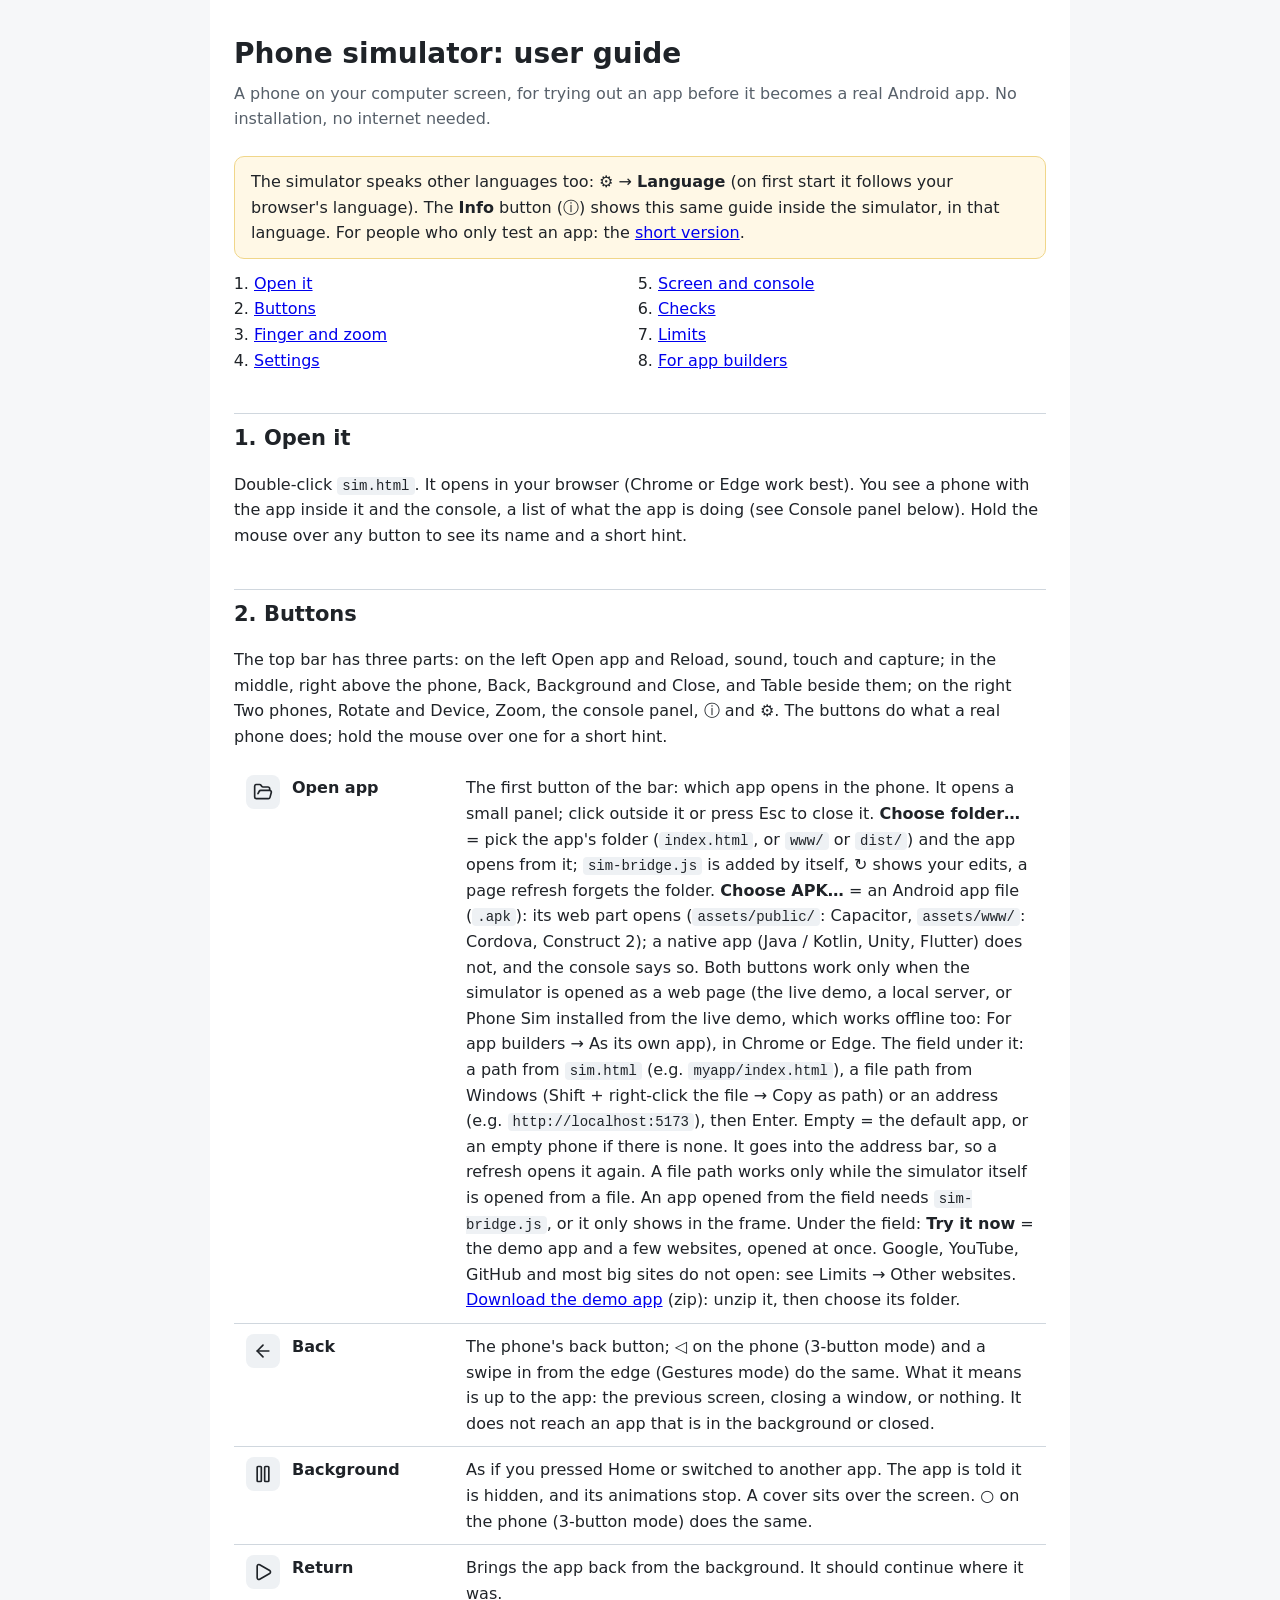
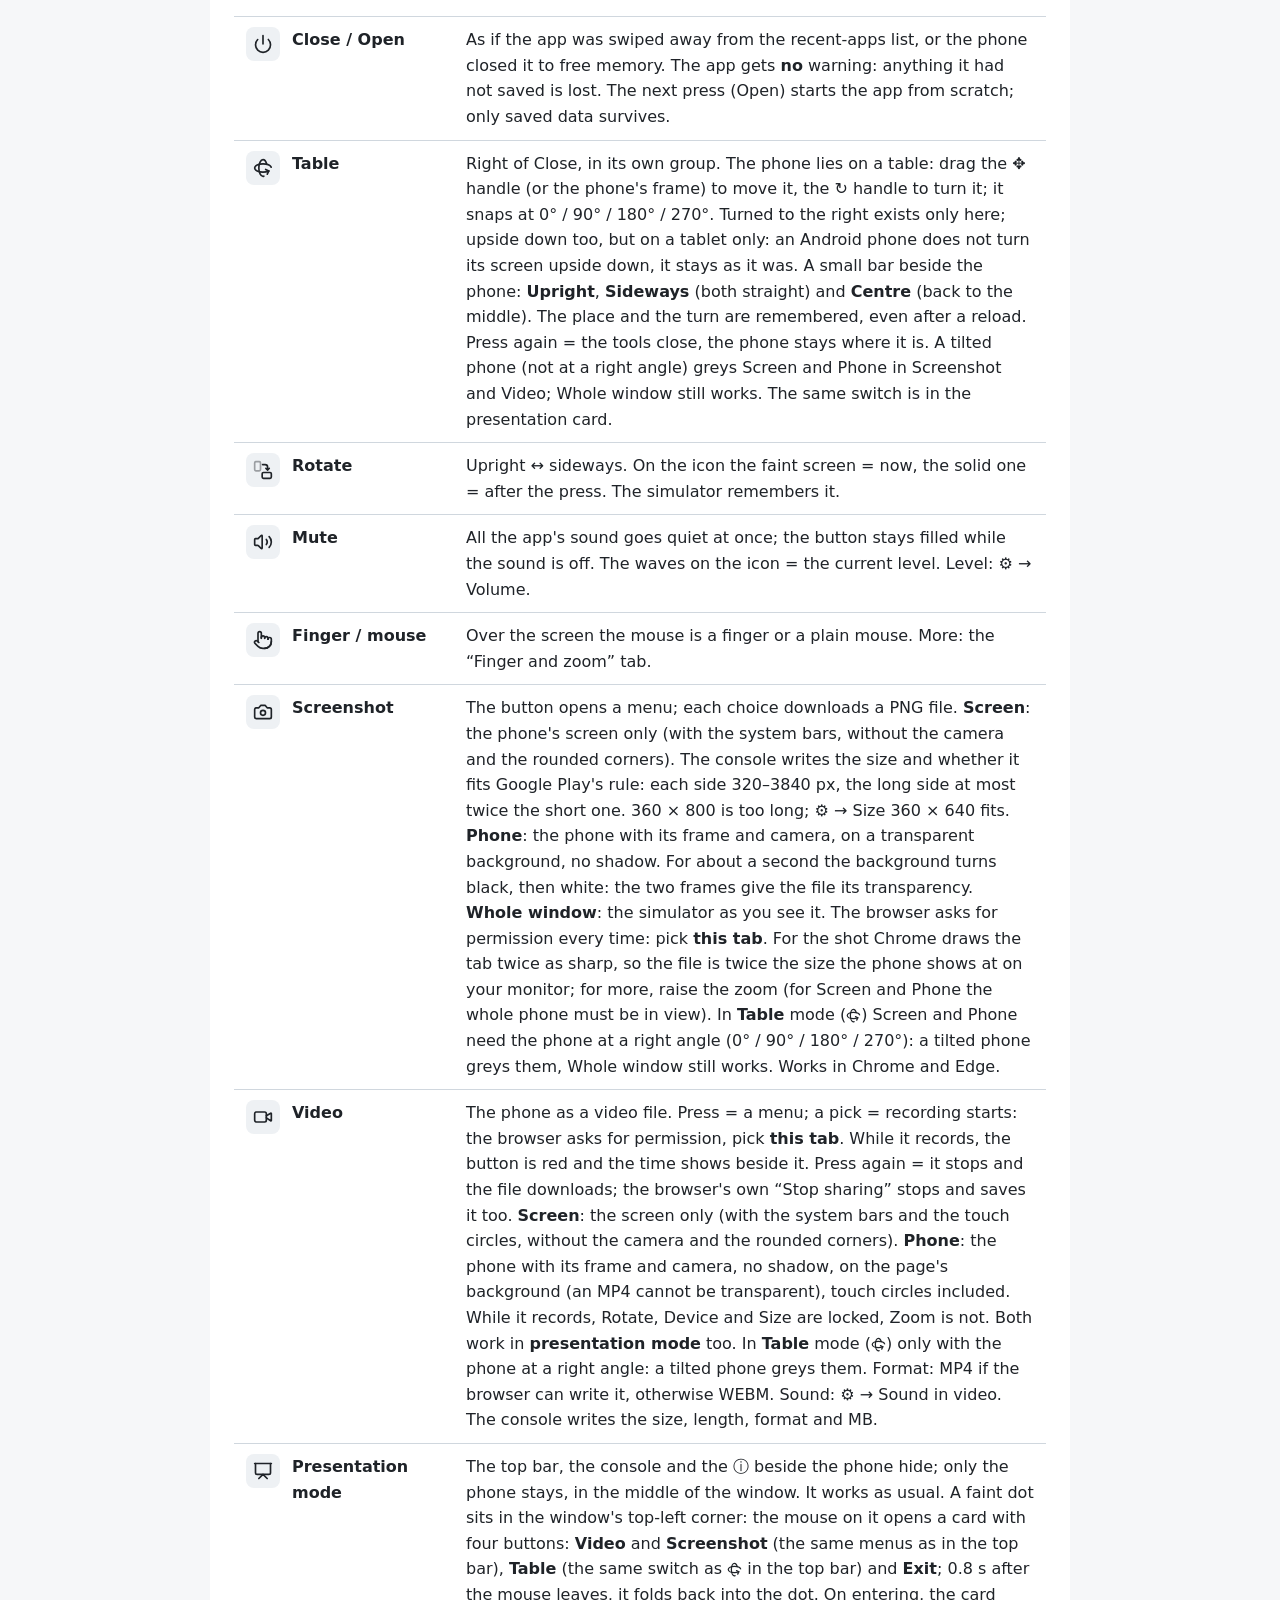
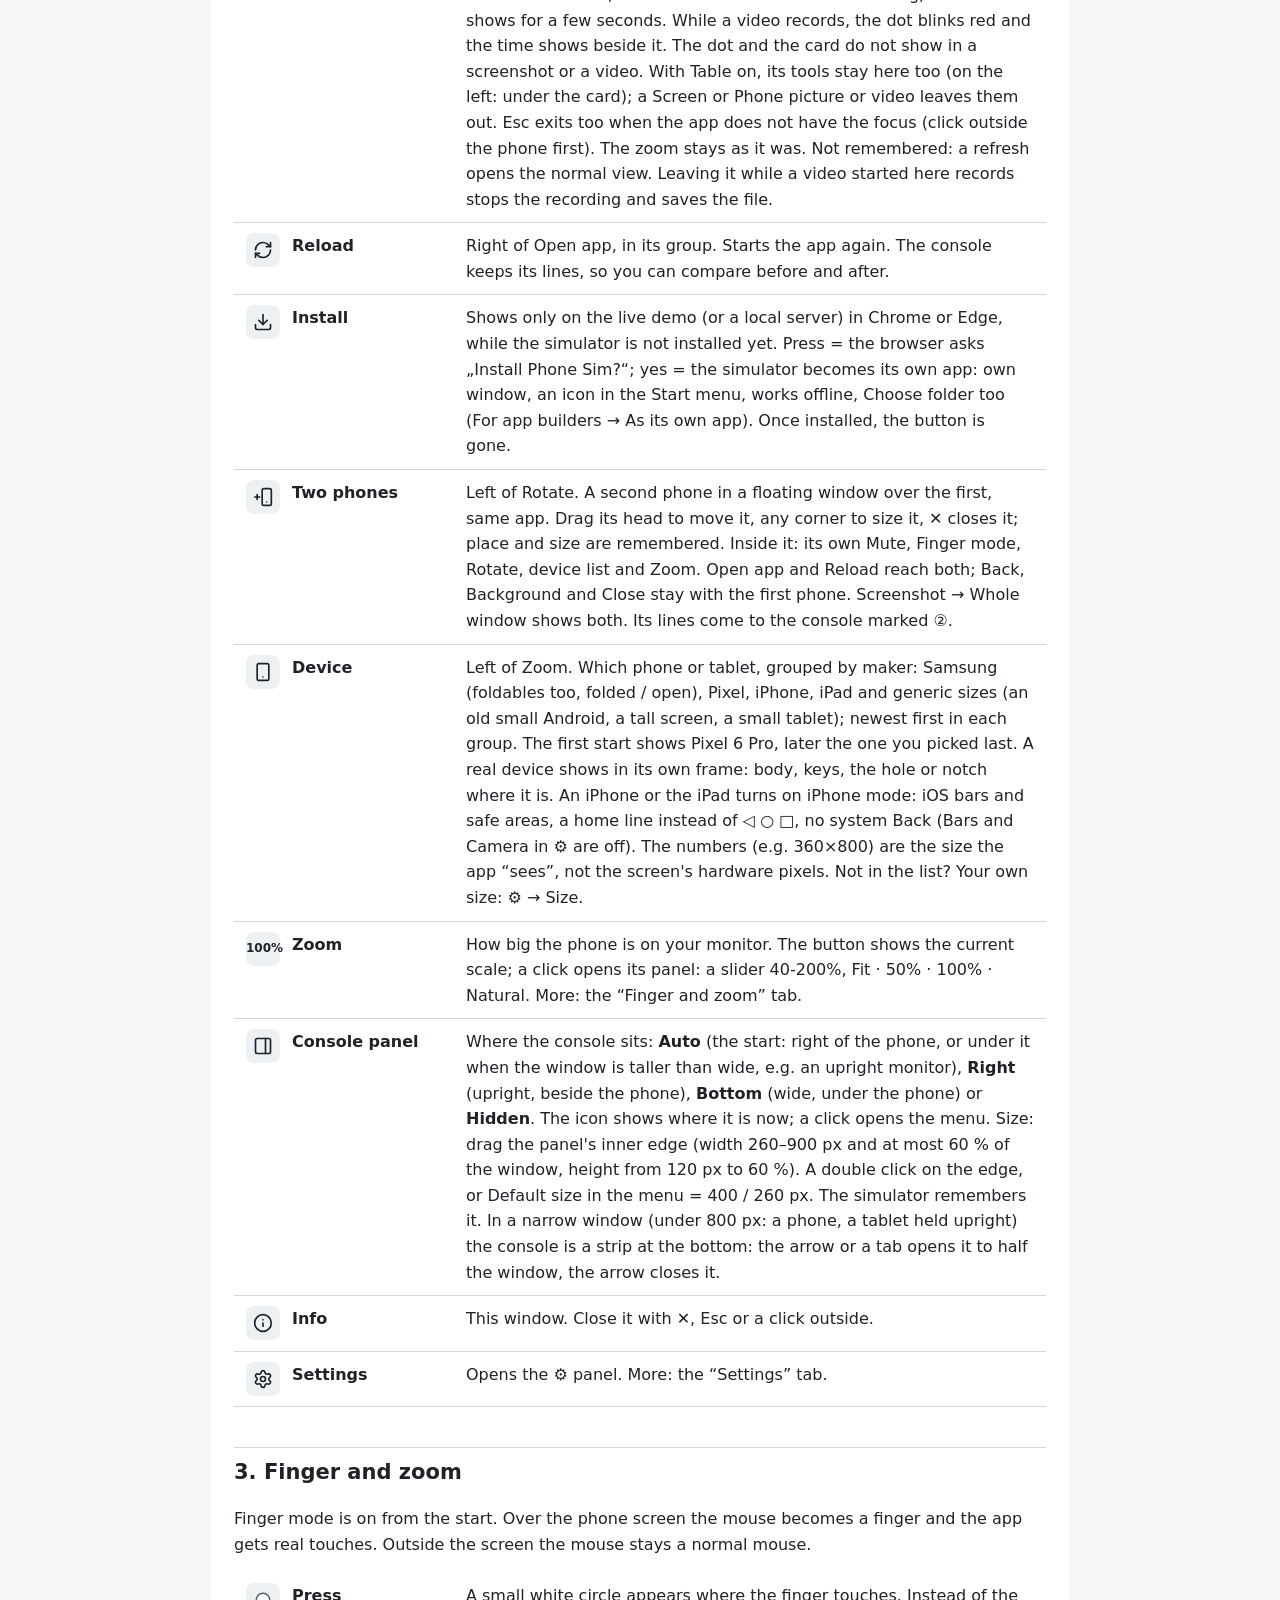
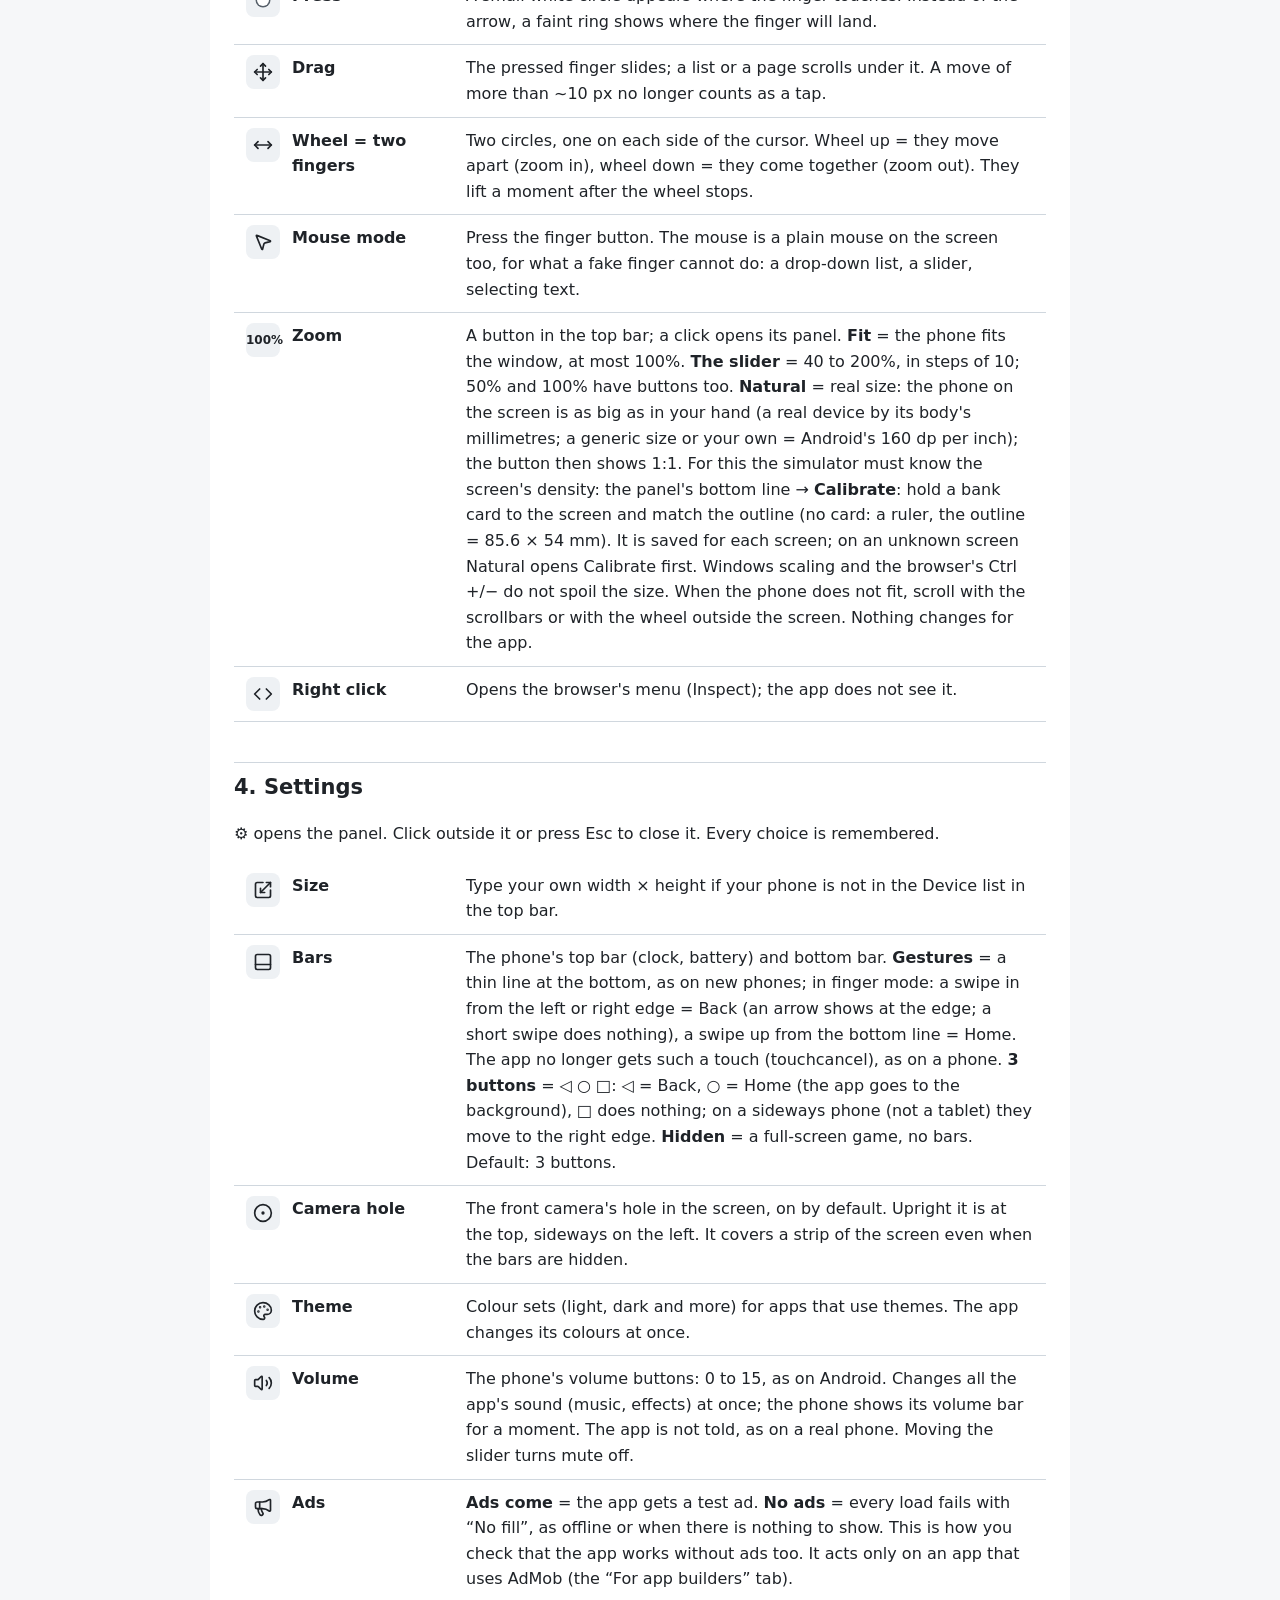
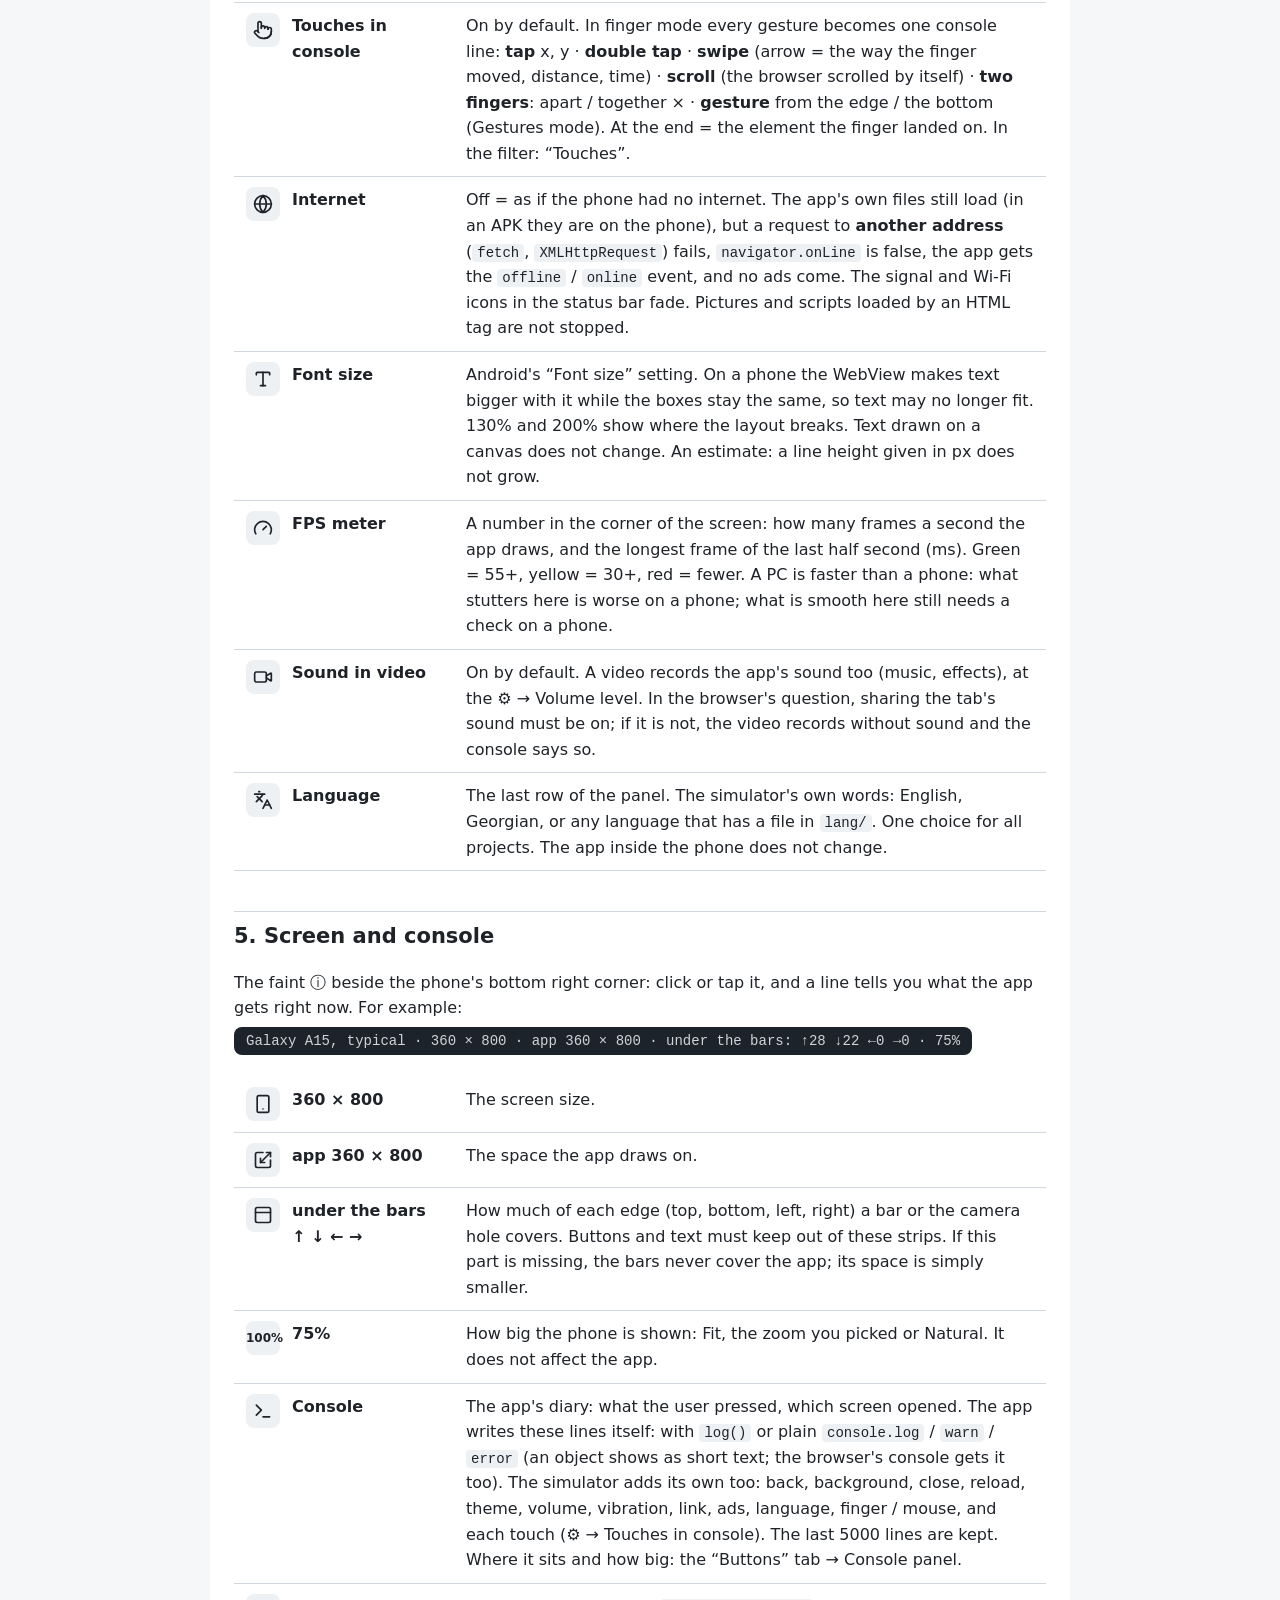
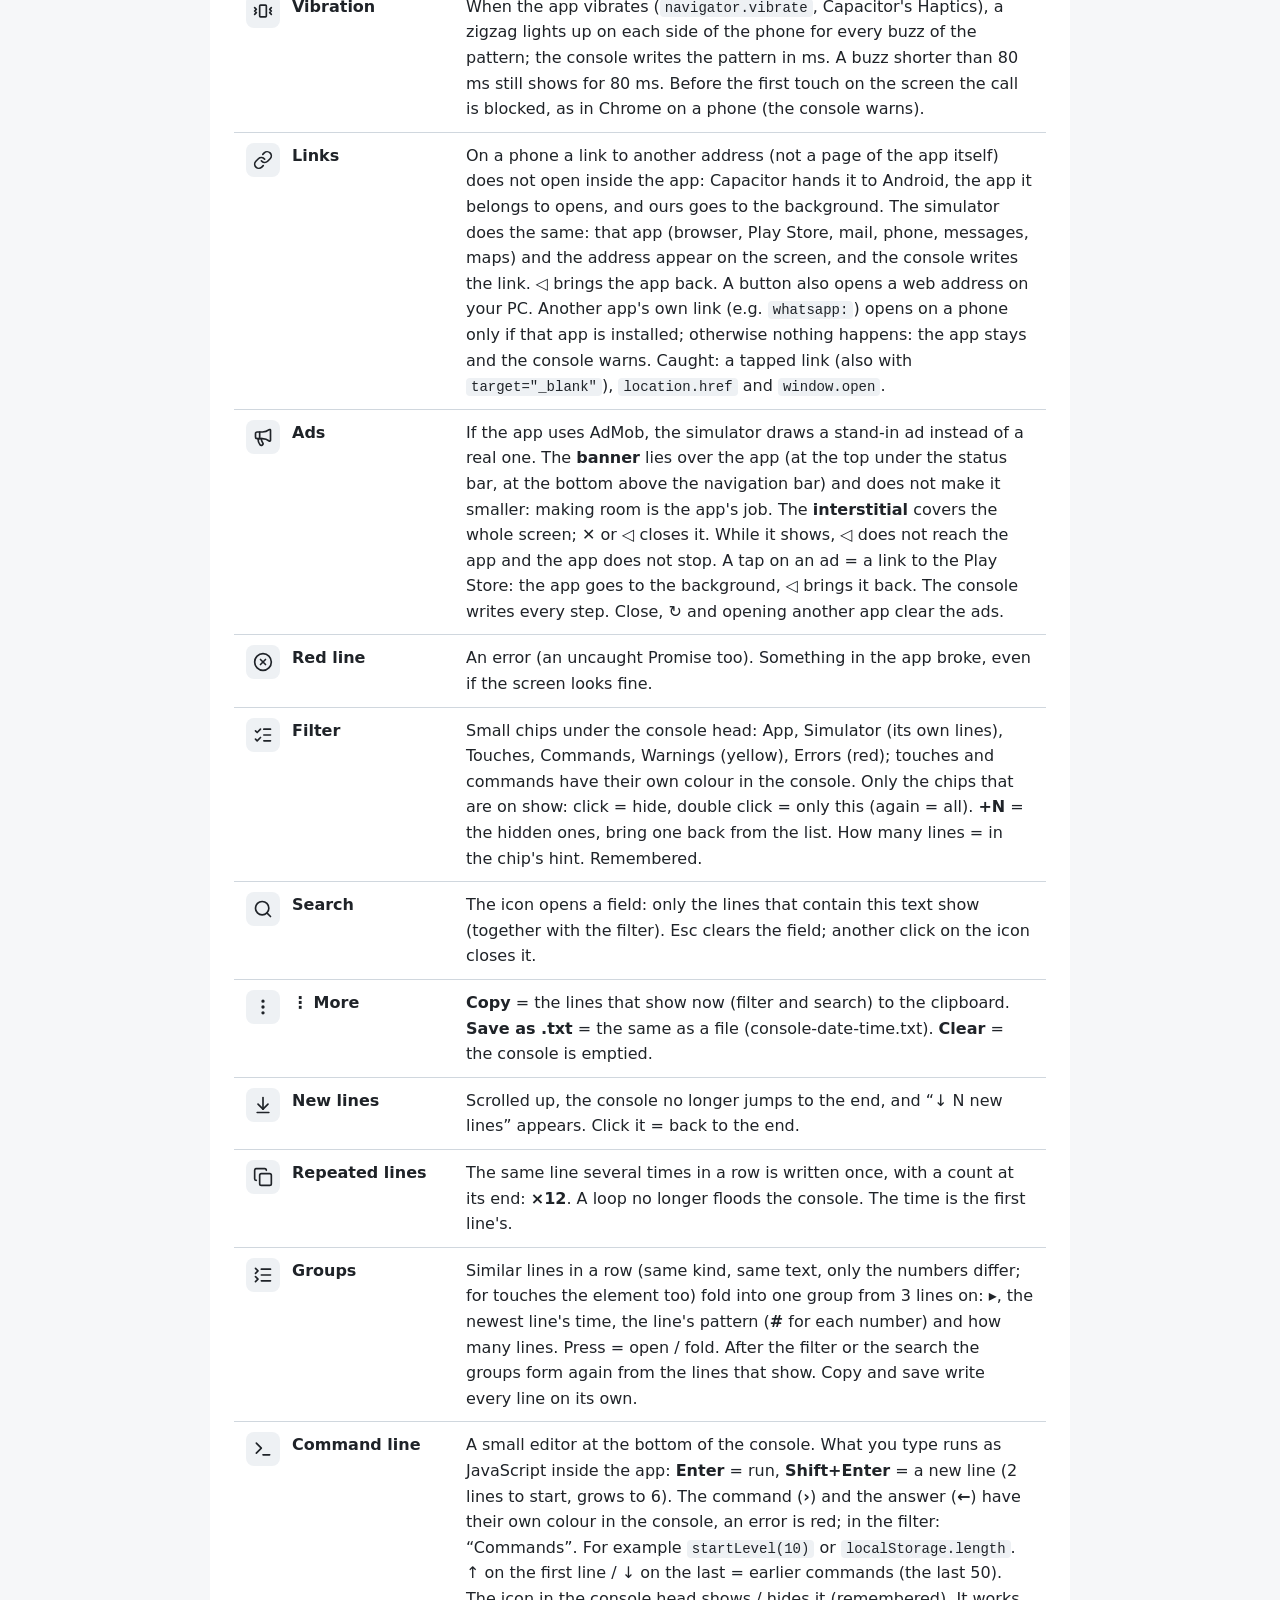
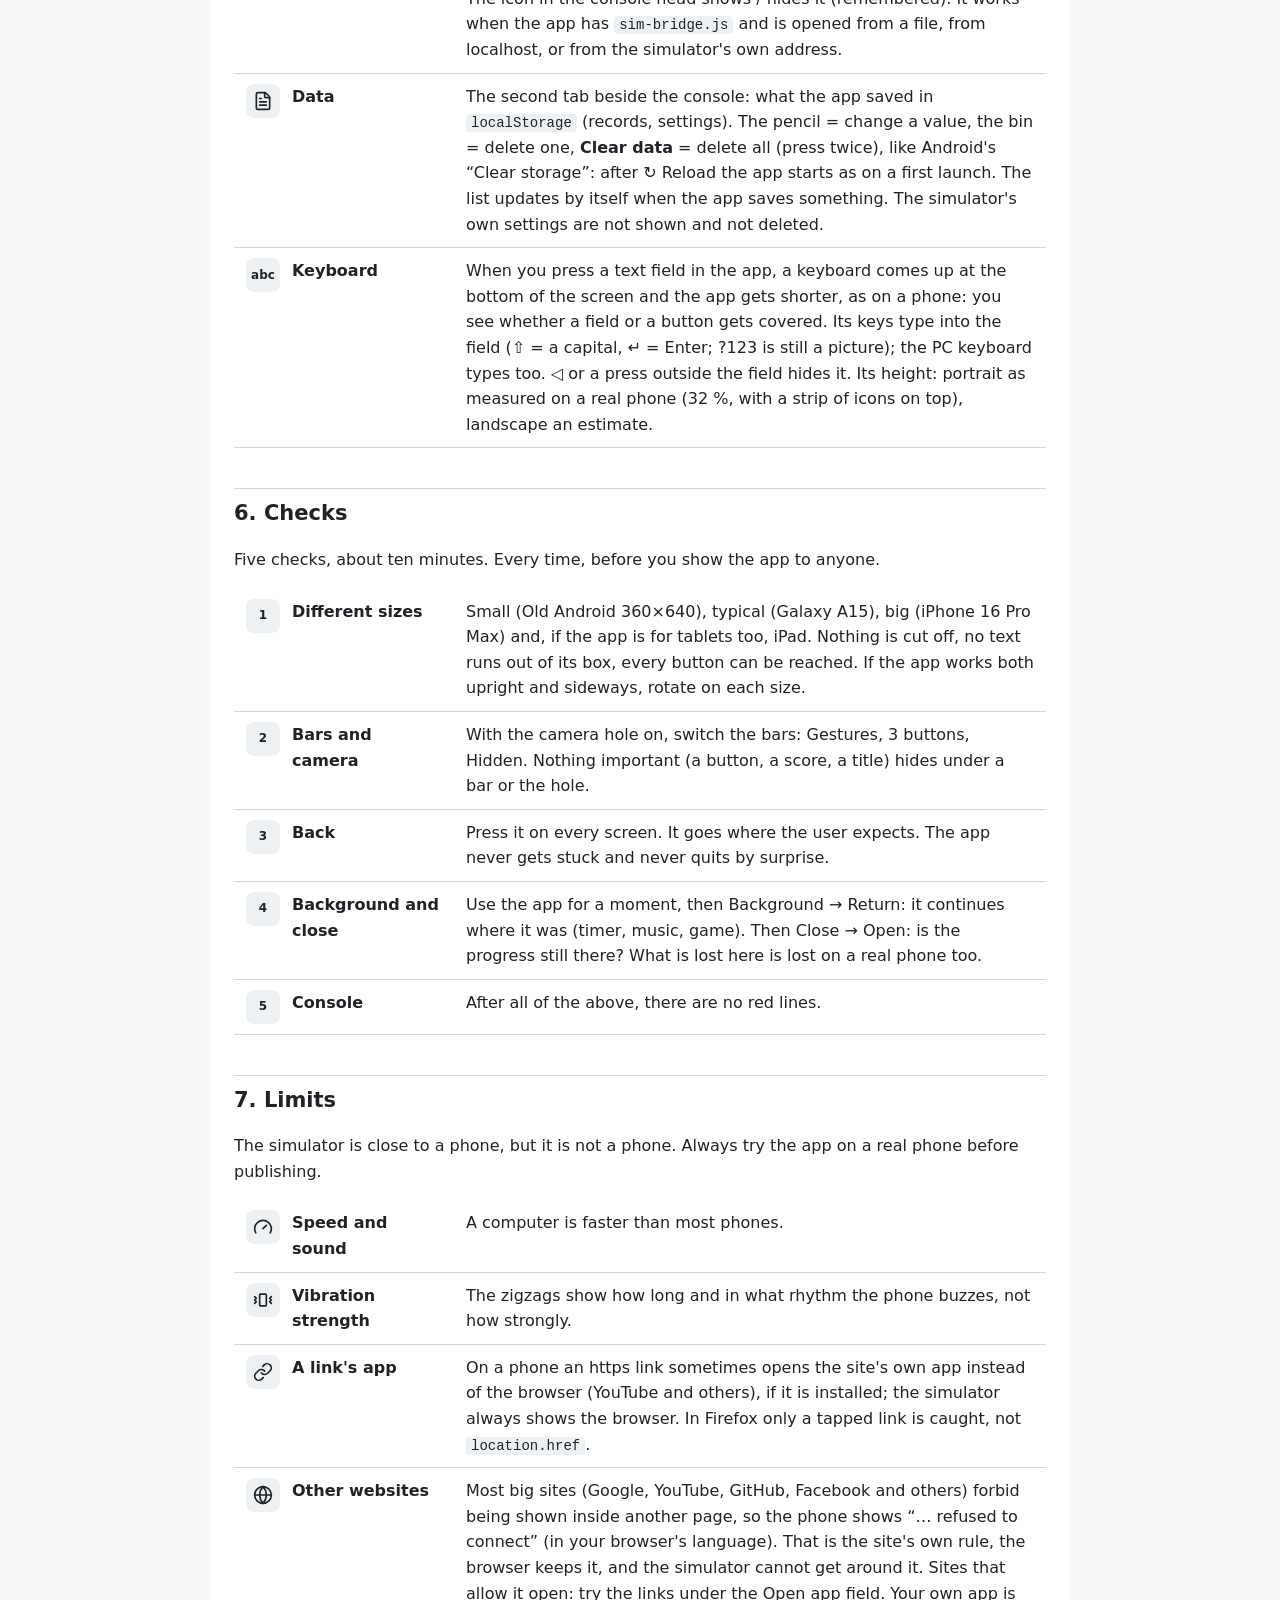
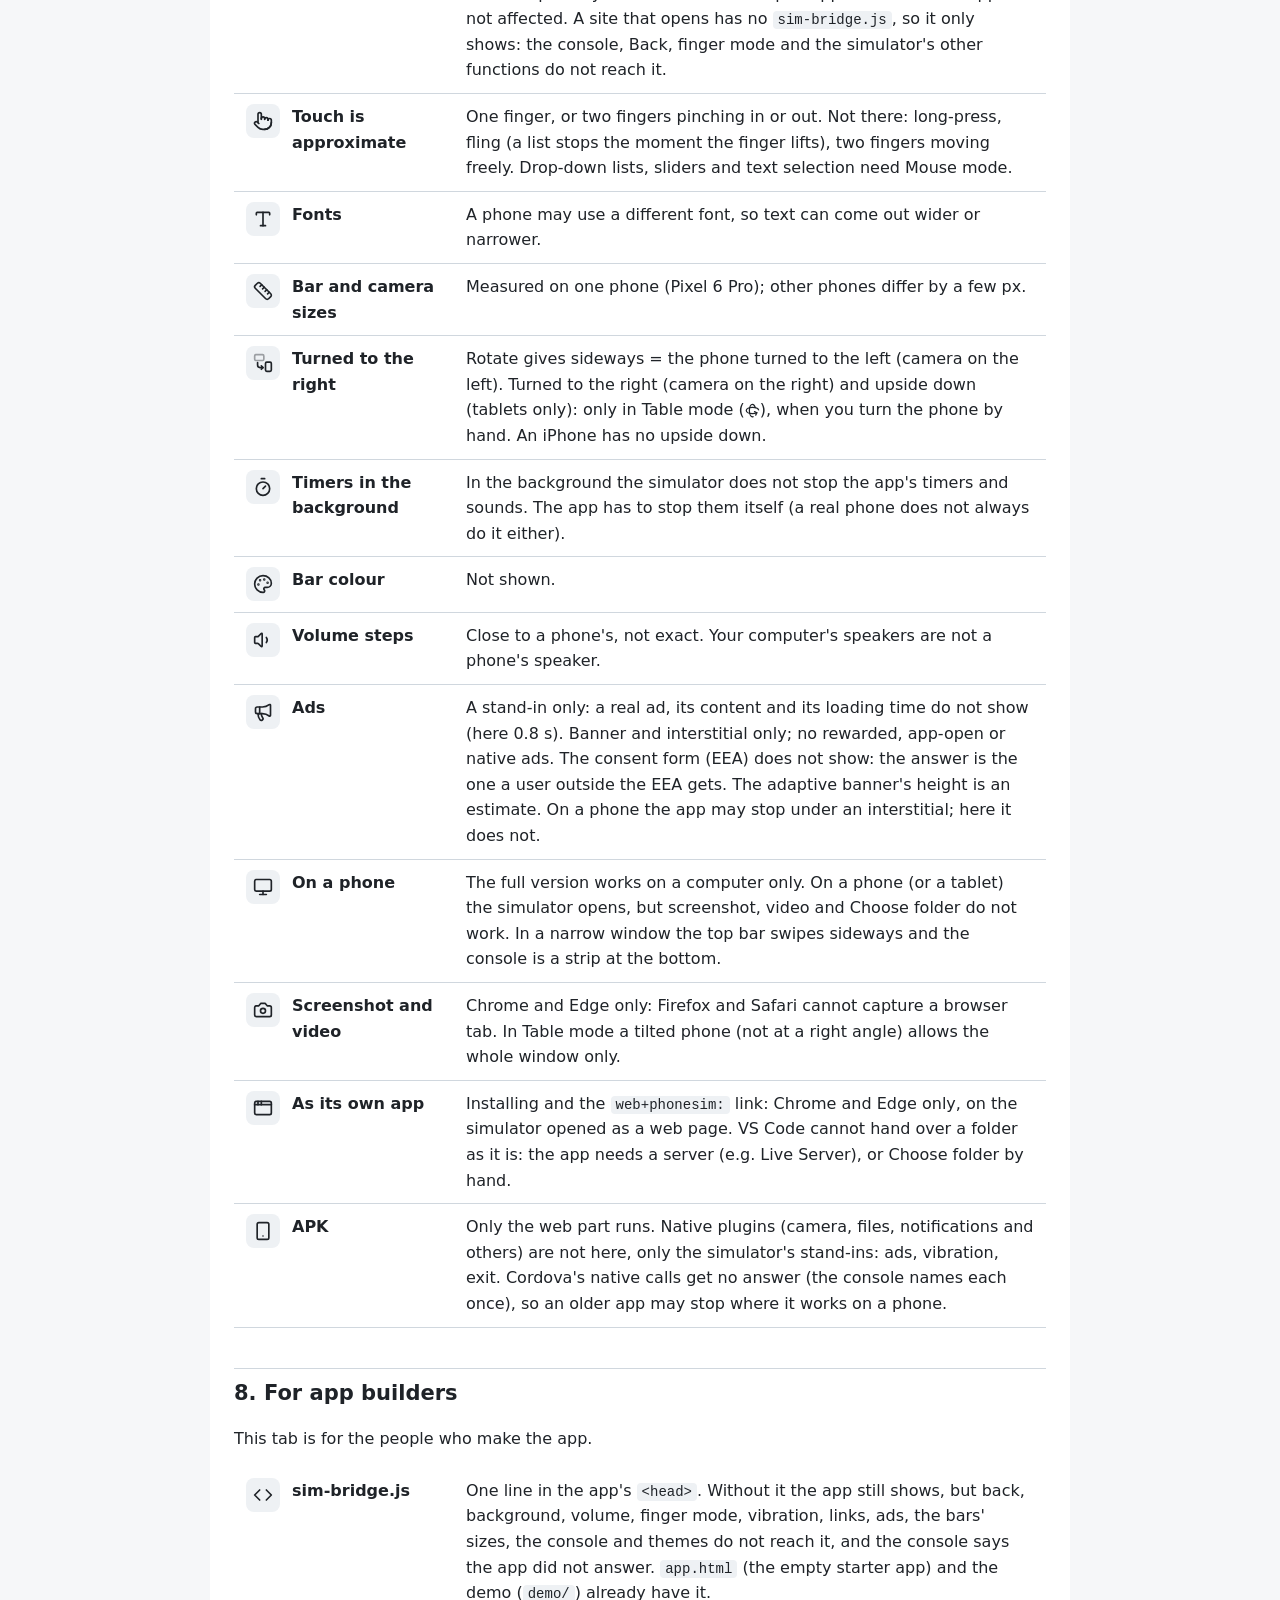
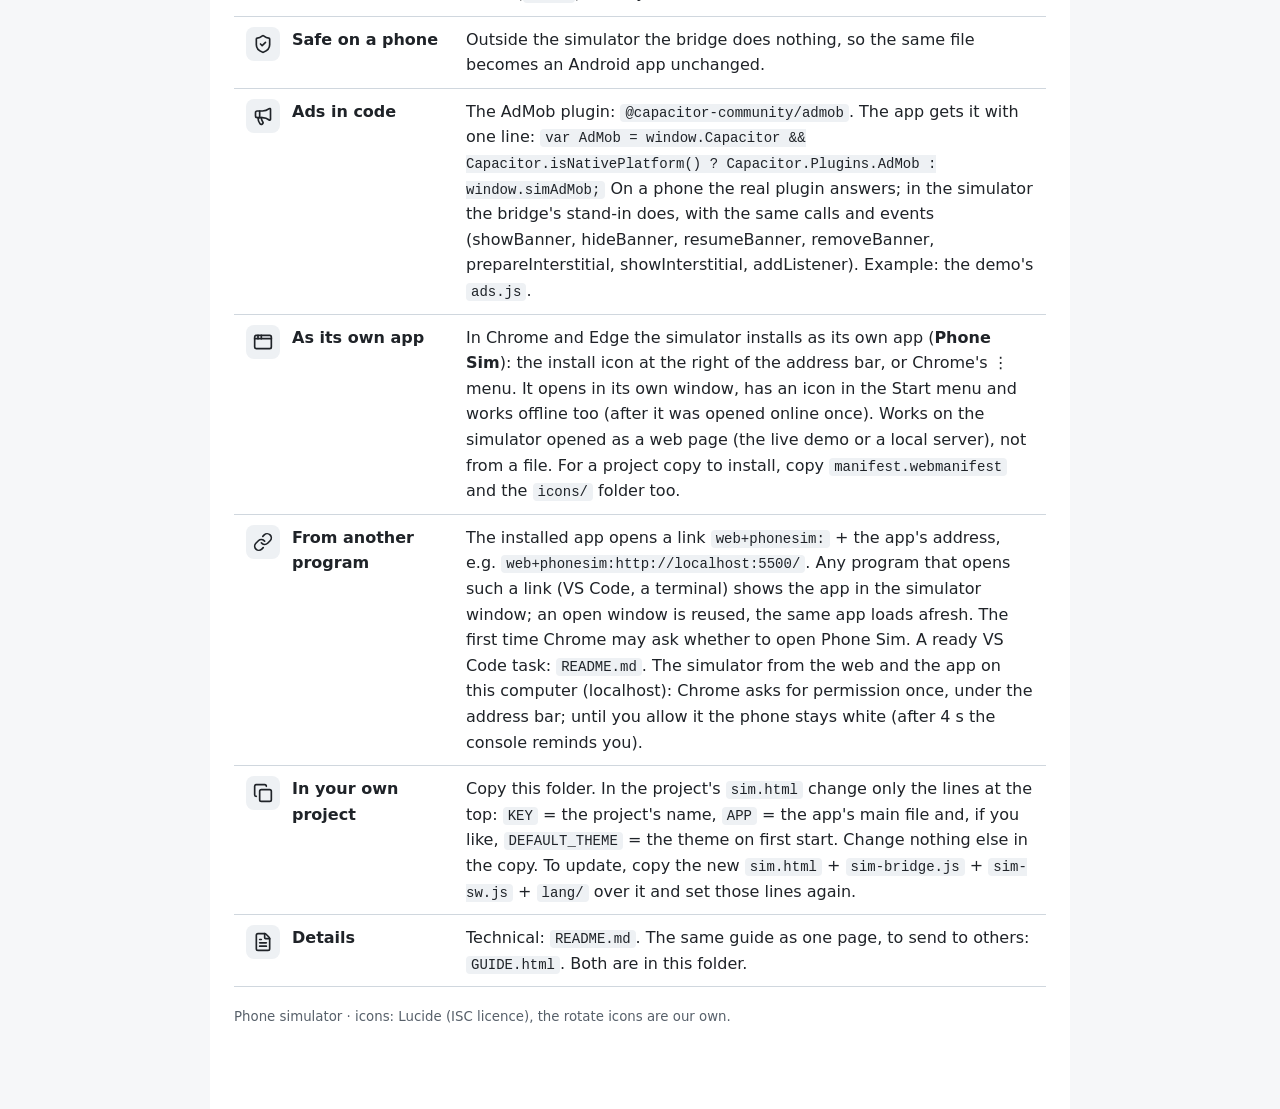
<file: GUIDE.html>
<!doctype html>
<!-- Made by build-guide.js from lang/en.js: change that file, then run  node build-guide.js -->
<html lang="en">
<head>
<meta charset="utf-8">
<meta name="viewport" content="width=device-width, initial-scale=1">
<title>Phone simulator: user guide</title>
<style>
  :root { --ink: #1f2328; --soft: #57606a; --line: #d0d7de; --bg: #f6f7f9; }
  body { font: 16px/1.6 "Segoe UI", system-ui, Sylfaen, sans-serif; color: var(--ink); background: var(--bg); margin: 0; }
  main { max-width: 860px; margin: 0 auto; padding: 32px 24px 64px; background: #fff; min-height: 100vh; box-sizing: border-box; }
  h1 { font-size: 28px; margin: 0 0 4px; }
  h2 { font-size: 21px; margin: 40px 0 10px; padding-top: 8px; border-top: 1px solid var(--line); }
  .sub { color: var(--soft); margin: 0 0 24px; }
  table { border-collapse: collapse; width: 100%; margin: 8px 0; }
  td { text-align: left; vertical-align: top; padding: 10px 12px; border-bottom: 1px solid var(--line); }
  td.ic { width: 34px; padding-right: 0; }
  td.nm { width: 150px; }
  .btn { display: inline-grid; place-items: center; width: 34px; height: 34px; border-radius: 8px; background: #eef1f4; color: var(--ink); }
  .btn svg { width: 20px; height: 20px; }
  .ii svg { display: inline; width: 15px; height: 15px; vertical-align: -3px; }
  .btn .txt { font-size: 12px; font-weight: 600; }
  .btn .dot { width: 12px; height: 12px; border-radius: 50%; background: #fff; box-shadow: 0 0 0 1.5px #57606a; }
  .note { background: #fff8e6; border: 1px solid #f0d68a; border-radius: 10px; padding: 12px 16px; margin: 12px 0; }
  code { font: 14px Consolas, monospace; background: #eef1f4; padding: 1px 5px; border-radius: 4px; }
  .eg { font: 14px Consolas, monospace; background: #1d232a; color: #d0d4da; padding: 6px 12px; border-radius: 8px; display: inline-block; margin: 6px 0; }
  .toc { columns: 2; margin: 0; padding-left: 20px; }
  small { color: var(--soft); }
  @media print { body { background: #fff; } main { padding: 0; } h2 { break-after: avoid; } }
</style>
</head>
<body>
<main>

<h1>Phone simulator: user guide</h1>
<p class="sub">A phone on your computer screen, for trying out an app before it becomes a real Android app.
No installation, no internet needed.</p>
<div class="note">The simulator speaks other languages too: ⚙ → <b>Language</b> (on first start it follows your browser's language).
The <b>Info</b> button (ⓘ) shows this same guide inside the simulator, in that language. For people who only test an app: the <a href="GUIDE-short.html">short version</a>.</div>

<ol class="toc">
  <li><a href="#open">Open it</a></li>
  <li><a href="#bar">Buttons</a></li>
  <li><a href="#touch">Finger and zoom</a></li>
  <li><a href="#settings">Settings</a></li>
  <li><a href="#screen">Screen and console</a></li>
  <li><a href="#check">Checks</a></li>
  <li><a href="#limits">Limits</a></li>
  <li><a href="#build">For app builders</a></li>
</ol>

<h2 id="open">1. Open it</h2>
<p>Double-click <code>sim.html</code>. It opens in your browser (Chrome or Edge work best).
You see a phone with the app inside it and the console, a list of what the app is doing (see Console panel below).
Hold the mouse over any button to see its name and a short hint.</p>

<h2 id="bar">2. Buttons</h2>
<p>The top bar has three parts: on the left Open app and Reload, sound, touch and capture; in the middle, right above the phone, Back, Background and Close, and Table beside them; on the right Two phones, Rotate and Device, Zoom, the console panel, ⓘ and ⚙. The buttons do what a real phone does; hold the mouse over one for a short hint.</p>
<table>
  <tr><td class="ic"><span class="btn"><svg viewBox="0 0 24 24" fill="none" stroke="currentColor" stroke-width="2" stroke-linecap="round" stroke-linejoin="round"><path d="m6 14 1.5-2.9A2 2 0 0 1 9.24 10H20a2 2 0 0 1 1.94 2.5l-1.54 6a2 2 0 0 1-1.95 1.5H4a2 2 0 0 1-2-2V5a2 2 0 0 1 2-2h3.9a2 2 0 0 1 1.69.9l.81 1.2a2 2 0 0 0 1.67.9H18a2 2 0 0 1 2 2v2"/></svg></span></td>
      <td class="nm"><b>Open app</b></td>
      <td>The first button of the bar: which app opens in the phone. It opens a small panel; click outside it or press Esc to close it. <b>Choose folder…</b> = pick the app's folder (<code>index.html</code>, or <code>www/</code> or <code>dist/</code>) and the app opens from it; <code>sim-bridge.js</code> is added by itself, ↻ shows your edits, a page refresh forgets the folder. <b>Choose APK…</b> = an Android app file (<code>.apk</code>): its web part opens (<code>assets/public/</code>: Capacitor, <code>assets/www/</code>: Cordova, Construct 2); a native app (Java / Kotlin, Unity, Flutter) does not, and the console says so. Both buttons work only when the simulator is opened as a web page (the live demo, a local server, or Phone Sim installed from the live demo, which works offline too: For app builders → As its own app), in Chrome or Edge. The field under it: a path from <code>sim.html</code> (e.g. <code>myapp/index.html</code>), a file path from Windows (Shift + right-click the file → Copy as path) or an address (e.g. <code>http://localhost:5173</code>), then Enter. Empty = the default app, or an empty phone if there is none. It goes into the address bar, so a refresh opens it again. A file path works only while the simulator itself is opened from a file. An app opened from the field needs <code>sim-bridge.js</code>, or it only shows in the frame. Under the field: <b>Try it now</b> = the demo app and a few websites, opened at once. Google, YouTube, GitHub and most big sites do not open: see Limits → Other websites. <a href="demo-app.zip" download class="link link-primary">Download the demo app</a> (zip): unzip it, then choose its folder.</td></tr>
  <tr><td class="ic"><span class="btn"><svg viewBox="0 0 24 24" fill="none" stroke="currentColor" stroke-width="2" stroke-linecap="round" stroke-linejoin="round"><path d="m12 19-7-7 7-7"/><path d="M19 12H5"/></svg></span></td>
      <td class="nm"><b>Back</b></td>
      <td>The phone's back button; ◁ on the phone (3-button mode) and a swipe in from the edge (Gestures mode) do the same. What it means is up to the app: the previous screen, closing a window, or nothing. It does not reach an app that is in the background or closed.</td></tr>
  <tr><td class="ic"><span class="btn"><svg viewBox="0 0 24 24" fill="none" stroke="currentColor" stroke-width="2" stroke-linecap="round" stroke-linejoin="round"><rect x="14" y="3" width="5" height="18" rx="1"/><rect x="5" y="3" width="5" height="18" rx="1"/></svg></span></td>
      <td class="nm"><b>Background</b></td>
      <td>As if you pressed Home or switched to another app. The app is told it is hidden, and its animations stop. A cover sits over the screen. ○ on the phone (3-button mode) does the same.</td></tr>
  <tr><td class="ic"><span class="btn"><svg viewBox="0 0 24 24" fill="none" stroke="currentColor" stroke-width="2" stroke-linecap="round" stroke-linejoin="round"><path d="M5 5a2 2 0 0 1 3.008-1.728l11.997 6.998a2 2 0 0 1 .003 3.458l-12 7A2 2 0 0 1 5 19z"/></svg></span></td>
      <td class="nm"><b>Return</b></td>
      <td>Brings the app back from the background. It should continue where it was.</td></tr>
  <tr><td class="ic"><span class="btn"><svg viewBox="0 0 24 24" fill="none" stroke="currentColor" stroke-width="2" stroke-linecap="round" stroke-linejoin="round"><path d="M12 2v10"/><path d="M18.4 6.6a9 9 0 1 1-12.77.04"/></svg></span></td>
      <td class="nm"><b>Close / Open</b></td>
      <td>As if the app was swiped away from the recent-apps list, or the phone closed it to free memory. The app gets <b>no</b> warning: anything it had not saved is lost. The next press (Open) starts the app from scratch; only saved data survives.</td></tr>
  <tr><td class="ic"><span class="btn"><svg viewBox="0 0 24 24" fill="none" stroke="currentColor" stroke-width="2" stroke-linecap="round" stroke-linejoin="round"><path d="M16.466 7.5C15.643 4.237 13.952 2 12 2 9.239 2 7 6.477 7 12s2.239 10 5 10c.342 0 .677-.069 1-.2"/><path d="m15.194 13.707 3.814 1.86-1.86 3.814"/><path d="M19 15.57c-1.804.885-4.274 1.43-7 1.43-5.523 0-10-2.239-10-5s4.477-5 10-5c4.838 0 8.873 1.718 9.8 4"/></svg></span></td>
      <td class="nm"><b>Table</b></td>
      <td>Right of Close, in its own group. The phone lies on a table: drag the ✥ handle (or the phone's frame) to move it, the ↻ handle to turn it; it snaps at 0° / 90° / 180° / 270°. Turned to the right exists only here; upside down too, but on a tablet only: an Android phone does not turn its screen upside down, it stays as it was. A small bar beside the phone: <b>Upright</b>, <b>Sideways</b> (both straight) and <b>Centre</b> (back to the middle). The place and the turn are remembered, even after a reload. Press again = the tools close, the phone stays where it is. A tilted phone (not at a right angle) greys Screen and Phone in Screenshot and Video; Whole window still works. The same switch is in the presentation card.</td></tr>
  <tr><td class="ic"><span class="btn"><svg viewBox="0 0 24 24" fill="none" stroke="currentColor" stroke-width="2" stroke-linecap="round" stroke-linejoin="round"><rect opacity=".4" x="2" y="2" width="7" height="11" rx="1.5"/><rect x="11" y="15" width="11" height="7" rx="1.5"/><path d="M11.5 5.5h3a3 3 0 0 1 3 3V12"/><path d="m15.5 10 2 2 2-2"/></svg></span></td>
      <td class="nm"><b>Rotate</b></td>
      <td>Upright ↔ sideways. On the icon the faint screen = now, the solid one = after the press. The simulator remembers it.</td></tr>
  <tr><td class="ic"><span class="btn"><svg viewBox="0 0 24 24" fill="none" stroke="currentColor" stroke-width="2" stroke-linecap="round" stroke-linejoin="round"><path d="M11 4.702a.705.705 0 0 0-1.203-.498L6.413 7.587A1.4 1.4 0 0 1 5.416 8H3a1 1 0 0 0-1 1v6a1 1 0 0 0 1 1h2.416a1.4 1.4 0 0 1 .997.413l3.383 3.384A.705.705 0 0 0 11 19.298z"/><path d="M16 9a5 5 0 0 1 0 6"/><path d="M19.364 18.364a9 9 0 0 0 0-12.728"/></svg></span></td>
      <td class="nm"><b>Mute</b></td>
      <td>All the app's sound goes quiet at once; the button stays filled while the sound is off. The waves on the icon = the current level. Level: ⚙ → Volume.</td></tr>
  <tr><td class="ic"><span class="btn"><svg viewBox="0 0 24 24" fill="none" stroke="currentColor" stroke-width="2" stroke-linecap="round" stroke-linejoin="round"><path d="M22 14a8 8 0 0 1-8 8"/><path d="M18 11v-1a2 2 0 0 0-2-2a2 2 0 0 0-2 2"/><path d="M14 10V9a2 2 0 0 0-2-2a2 2 0 0 0-2 2v1"/><path d="M10 9.5V4a2 2 0 0 0-2-2a2 2 0 0 0-2 2v10"/><path d="M18 11a2 2 0 1 1 4 0v3a8 8 0 0 1-8 8h-2c-2.8 0-4.5-.86-5.99-2.34l-3.6-3.6a2 2 0 0 1 2.83-2.82L7 15"/></svg></span></td>
      <td class="nm"><b>Finger / mouse</b></td>
      <td>Over the screen the mouse is a finger or a plain mouse. More: the “Finger and zoom” tab.</td></tr>
  <tr><td class="ic"><span class="btn"><svg viewBox="0 0 24 24" fill="none" stroke="currentColor" stroke-width="2" stroke-linecap="round" stroke-linejoin="round"><path d="M14.5 4h-5L7 7H4a2 2 0 0 0-2 2v9a2 2 0 0 0 2 2h16a2 2 0 0 0 2-2V9a2 2 0 0 0-2-2h-3l-2.5-3z"/><circle cx="12" cy="13" r="3"/></svg></span></td>
      <td class="nm"><b>Screenshot</b></td>
      <td>The button opens a menu; each choice downloads a PNG file. <b>Screen</b>: the phone's screen only (with the system bars, without the camera and the rounded corners). The console writes the size and whether it fits Google Play's rule: each side 320–3840 px, the long side at most twice the short one. 360 × 800 is too long; ⚙ → Size 360 × 640 fits. <b>Phone</b>: the phone with its frame and camera, on a transparent background, no shadow. For about a second the background turns black, then white: the two frames give the file its transparency. <b>Whole window</b>: the simulator as you see it. The browser asks for permission every time: pick <b>this tab</b>. For the shot Chrome draws the tab twice as sharp, so the file is twice the size the phone shows at on your monitor; for more, raise the zoom (for Screen and Phone the whole phone must be in view). In <b>Table</b> mode (<span class="ii"><svg viewBox="0 0 24 24" fill="none" stroke="currentColor" stroke-width="2" stroke-linecap="round" stroke-linejoin="round"><path d="M16.466 7.5C15.643 4.237 13.952 2 12 2 9.239 2 7 6.477 7 12s2.239 10 5 10c.342 0 .677-.069 1-.2"/><path d="m15.194 13.707 3.814 1.86-1.86 3.814"/><path d="M19 15.57c-1.804.885-4.274 1.43-7 1.43-5.523 0-10-2.239-10-5s4.477-5 10-5c4.838 0 8.873 1.718 9.8 4"/></svg></span>) Screen and Phone need the phone at a right angle (0° / 90° / 180° / 270°): a tilted phone greys them, Whole window still works. Works in Chrome and Edge.</td></tr>
  <tr><td class="ic"><span class="btn"><svg viewBox="0 0 24 24" fill="none" stroke="currentColor" stroke-width="2" stroke-linecap="round" stroke-linejoin="round"><path d="m16 13 5.223 3.482a.5.5 0 0 0 .777-.416V7.87a.5.5 0 0 0-.752-.432L16 10.5"/><rect x="2" y="6" width="14" height="12" rx="2"/></svg></span></td>
      <td class="nm"><b>Video</b></td>
      <td>The phone as a video file. Press = a menu; a pick = recording starts: the browser asks for permission, pick <b>this tab</b>. While it records, the button is red and the time shows beside it. Press again = it stops and the file downloads; the browser's own “Stop sharing” stops and saves it too. <b>Screen</b>: the screen only (with the system bars and the touch circles, without the camera and the rounded corners). <b>Phone</b>: the phone with its frame and camera, no shadow, on the page's background (an MP4 cannot be transparent), touch circles included. While it records, Rotate, Device and Size are locked, Zoom is not. Both work in <b>presentation mode</b> too. In <b>Table</b> mode (<span class="ii"><svg viewBox="0 0 24 24" fill="none" stroke="currentColor" stroke-width="2" stroke-linecap="round" stroke-linejoin="round"><path d="M16.466 7.5C15.643 4.237 13.952 2 12 2 9.239 2 7 6.477 7 12s2.239 10 5 10c.342 0 .677-.069 1-.2"/><path d="m15.194 13.707 3.814 1.86-1.86 3.814"/><path d="M19 15.57c-1.804.885-4.274 1.43-7 1.43-5.523 0-10-2.239-10-5s4.477-5 10-5c4.838 0 8.873 1.718 9.8 4"/></svg></span>) only with the phone at a right angle: a tilted phone greys them. Format: MP4 if the browser can write it, otherwise WEBM. Sound: ⚙ → Sound in video. The console writes the size, length, format and MB.</td></tr>
  <tr><td class="ic"><span class="btn"><svg viewBox="0 0 24 24" fill="none" stroke="currentColor" stroke-width="2" stroke-linecap="round" stroke-linejoin="round"><path d="M2 3h20"/><path d="M21 3v11a2 2 0 0 1-2 2H5a2 2 0 0 1-2-2V3"/><path d="m7 21 5-5 5 5"/></svg></span></td>
      <td class="nm"><b>Presentation mode</b></td>
      <td>The top bar, the console and the ⓘ beside the phone hide; only the phone stays, in the middle of the window. It works as usual. A faint dot sits in the window's top-left corner: the mouse on it opens a card with four buttons: <b>Video</b> and <b>Screenshot</b> (the same menus as in the top bar), <b>Table</b> (the same switch as <span class="ii"><svg viewBox="0 0 24 24" fill="none" stroke="currentColor" stroke-width="2" stroke-linecap="round" stroke-linejoin="round"><path d="M16.466 7.5C15.643 4.237 13.952 2 12 2 9.239 2 7 6.477 7 12s2.239 10 5 10c.342 0 .677-.069 1-.2"/><path d="m15.194 13.707 3.814 1.86-1.86 3.814"/><path d="M19 15.57c-1.804.885-4.274 1.43-7 1.43-5.523 0-10-2.239-10-5s4.477-5 10-5c4.838 0 8.873 1.718 9.8 4"/></svg></span> in the top bar) and <b>Exit</b>; 0.8 s after the mouse leaves, it folds back into the dot. On entering, the card shows for a few seconds. While a video records, the dot blinks red and the time shows beside it. The dot and the card do not show in a screenshot or a video. With Table on, its tools stay here too (on the left: under the card); a Screen or Phone picture or video leaves them out. Esc exits too when the app does not have the focus (click outside the phone first). The zoom stays as it was. Not remembered: a refresh opens the normal view. Leaving it while a video started here records stops the recording and saves the file.</td></tr>
  <tr><td class="ic"><span class="btn"><svg viewBox="0 0 24 24" fill="none" stroke="currentColor" stroke-width="2" stroke-linecap="round" stroke-linejoin="round"><path d="M3 12a9 9 0 0 1 9-9 9.75 9.75 0 0 1 6.74 2.74L21 8"/><path d="M21 3v5h-5"/><path d="M21 12a9 9 0 0 1-9 9 9.75 9.75 0 0 1-6.74-2.74L3 16"/><path d="M8 16H3v5"/></svg></span></td>
      <td class="nm"><b>Reload</b></td>
      <td>Right of Open app, in its group. Starts the app again. The console keeps its lines, so you can compare before and after.</td></tr>
  <tr><td class="ic"><span class="btn"><svg viewBox="0 0 24 24" fill="none" stroke="currentColor" stroke-width="2" stroke-linecap="round" stroke-linejoin="round"><path d="M12 15V3"/><path d="M21 15v4a2 2 0 0 1-2 2H5a2 2 0 0 1-2-2v-4"/><path d="m7 10 5 5 5-5"/></svg></span></td>
      <td class="nm"><b>Install</b></td>
      <td>Shows only on the live demo (or a local server) in Chrome or Edge, while the simulator is not installed yet. Press = the browser asks „Install Phone Sim?“; yes = the simulator becomes its own app: own window, an icon in the Start menu, works offline, Choose folder too (For app builders → As its own app). Once installed, the button is gone.</td></tr>
  <tr><td class="ic"><span class="btn"><svg viewBox="0 0 24 24" fill="none" stroke="currentColor" stroke-width="2" stroke-linecap="round" stroke-linejoin="round"><path d="M5 9v6"/><path d="M2 12h6"/><rect width="11" height="20" x="11" y="2" rx="2"/><path d="M16.5 18h.01"/></svg></span></td>
      <td class="nm"><b>Two phones</b></td>
      <td>Left of Rotate. A second phone in a floating window over the first, same app. Drag its head to move it, any corner to size it, ✕ closes it; place and size are remembered. Inside it: its own Mute, Finger mode, Rotate, device list and Zoom. Open app and Reload reach both; Back, Background and Close stay with the first phone. Screenshot → Whole window shows both. Its lines come to the console marked ②.</td></tr>
  <tr><td class="ic"><span class="btn"><svg viewBox="0 0 24 24" fill="none" stroke="currentColor" stroke-width="2" stroke-linecap="round" stroke-linejoin="round"><rect width="14" height="20" x="5" y="2" rx="2" ry="2"/><path d="M12 18h.01"/></svg></span></td>
      <td class="nm"><b>Device</b></td>
      <td>Left of Zoom. Which phone or tablet, grouped by maker: Samsung (foldables too, folded / open), Pixel, iPhone, iPad and generic sizes (an old small Android, a tall screen, a small tablet); newest first in each group. The first start shows Pixel 6 Pro, later the one you picked last. A real device shows in its own frame: body, keys, the hole or notch where it is. An iPhone or the iPad turns on iPhone mode: iOS bars and safe areas, a home line instead of ◁ ○ □, no system Back (Bars and Camera in ⚙ are off). The numbers (e.g. 360×800) are the size the app “sees”, not the screen's hardware pixels. Not in the list? Your own size: ⚙ → Size.</td></tr>
  <tr><td class="ic"><span class="btn"><span class="txt">100%</span></span></td>
      <td class="nm"><b>Zoom</b></td>
      <td>How big the phone is on your monitor. The button shows the current scale; a click opens its panel: a slider 40-200%, Fit · 50% · 100% · Natural. More: the “Finger and zoom” tab.</td></tr>
  <tr><td class="ic"><span class="btn"><svg viewBox="0 0 24 24" fill="none" stroke="currentColor" stroke-width="2" stroke-linecap="round" stroke-linejoin="round"><rect width="18" height="18" x="3" y="3" rx="2"/><path d="M15 3v18"/></svg></span></td>
      <td class="nm"><b>Console panel</b></td>
      <td>Where the console sits: <b>Auto</b> (the start: right of the phone, or under it when the window is taller than wide, e.g. an upright monitor), <b>Right</b> (upright, beside the phone), <b>Bottom</b> (wide, under the phone) or <b>Hidden</b>. The icon shows where it is now; a click opens the menu. Size: drag the panel's inner edge (width 260–900 px and at most 60 % of the window, height from 120 px to 60 %). A double click on the edge, or Default size in the menu = 400 / 260 px. The simulator remembers it. In a narrow window (under 800 px: a phone, a tablet held upright) the console is a strip at the bottom: the arrow or a tab opens it to half the window, the arrow closes it.</td></tr>
  <tr><td class="ic"><span class="btn"><svg viewBox="0 0 24 24" fill="none" stroke="currentColor" stroke-width="2" stroke-linecap="round" stroke-linejoin="round"><circle cx="12" cy="12" r="10"/><path d="M12 16v-4"/><path d="M12 8h.01"/></svg></span></td>
      <td class="nm"><b>Info</b></td>
      <td>This window. Close it with ✕, Esc or a click outside.</td></tr>
  <tr><td class="ic"><span class="btn"><svg viewBox="0 0 24 24" fill="none" stroke="currentColor" stroke-width="2" stroke-linecap="round" stroke-linejoin="round"><path d="M9.671 4.136a2.34 2.34 0 0 1 4.659 0 2.34 2.34 0 0 0 3.319 1.915 2.34 2.34 0 0 1 2.33 4.033 2.34 2.34 0 0 0 0 3.831 2.34 2.34 0 0 1-2.33 4.033 2.34 2.34 0 0 0-3.319 1.915 2.34 2.34 0 0 1-4.659 0 2.34 2.34 0 0 0-3.32-1.915 2.34 2.34 0 0 1-2.33-4.033 2.34 2.34 0 0 0 0-3.831A2.34 2.34 0 0 1 6.35 6.051a2.34 2.34 0 0 0 3.319-1.915"/><circle cx="12" cy="12" r="3"/></svg></span></td>
      <td class="nm"><b>Settings</b></td>
      <td>Opens the ⚙ panel. More: the “Settings” tab.</td></tr>
</table>

<h2 id="touch">3. Finger and zoom</h2>
<p>Finger mode is on from the start. Over the phone screen the mouse becomes a finger and the app gets real touches. Outside the screen the mouse stays a normal mouse.</p>
<table>
  <tr><td class="ic"><span class="btn"><span class="dot"></span></span></td>
      <td class="nm"><b>Press</b></td>
      <td>A small white circle appears where the finger touches. Instead of the arrow, a faint ring shows where the finger will land.</td></tr>
  <tr><td class="ic"><span class="btn"><svg viewBox="0 0 24 24" fill="none" stroke="currentColor" stroke-width="2" stroke-linecap="round" stroke-linejoin="round"><path d="M12 2v20"/><path d="m15 19-3 3-3-3"/><path d="m19 9 3 3-3 3"/><path d="M2 12h20"/><path d="m5 9-3 3 3 3"/><path d="m9 5 3-3 3 3"/></svg></span></td>
      <td class="nm"><b>Drag</b></td>
      <td>The pressed finger slides; a list or a page scrolls under it. A move of more than ~10 px no longer counts as a tap.</td></tr>
  <tr><td class="ic"><span class="btn"><svg viewBox="0 0 24 24" fill="none" stroke="currentColor" stroke-width="2" stroke-linecap="round" stroke-linejoin="round"><path d="m18 8 4 4-4 4"/><path d="M2 12h20"/><path d="m6 8-4 4 4 4"/></svg></span></td>
      <td class="nm"><b>Wheel = two fingers</b></td>
      <td>Two circles, one on each side of the cursor. Wheel up = they move apart (zoom in), wheel down = they come together (zoom out). They lift a moment after the wheel stops.</td></tr>
  <tr><td class="ic"><span class="btn"><svg viewBox="0 0 24 24" fill="none" stroke="currentColor" stroke-width="2" stroke-linecap="round" stroke-linejoin="round"><path d="M4.037 4.688a.495.495 0 0 1 .651-.651l16 6.5a.5.5 0 0 1-.063.947l-6.124 1.58a2 2 0 0 0-1.438 1.435l-1.579 6.126a.5.5 0 0 1-.947.063z"/></svg></span></td>
      <td class="nm"><b>Mouse mode</b></td>
      <td>Press the finger button. The mouse is a plain mouse on the screen too, for what a fake finger cannot do: a drop-down list, a slider, selecting text.</td></tr>
  <tr><td class="ic"><span class="btn"><span class="txt">100%</span></span></td>
      <td class="nm"><b>Zoom</b></td>
      <td>A button in the top bar; a click opens its panel. <b>Fit</b> = the phone fits the window, at most 100%. <b>The slider</b> = 40 to 200%, in steps of 10; 50% and 100% have buttons too. <b>Natural</b> = real size: the phone on the screen is as big as in your hand (a real device by its body's millimetres; a generic size or your own = Android's 160 dp per inch); the button then shows 1:1. For this the simulator must know the screen's density: the panel's bottom line → <b>Calibrate</b>: hold a bank card to the screen and match the outline (no card: a ruler, the outline = 85.6 × 54 mm). It is saved for each screen; on an unknown screen Natural opens Calibrate first. Windows scaling and the browser's Ctrl +/− do not spoil the size. When the phone does not fit, scroll with the scrollbars or with the wheel outside the screen. Nothing changes for the app.</td></tr>
  <tr><td class="ic"><span class="btn"><svg viewBox="0 0 24 24" fill="none" stroke="currentColor" stroke-width="2" stroke-linecap="round" stroke-linejoin="round"><path d="m16 18 6-6-6-6"/><path d="m8 6-6 6 6 6"/></svg></span></td>
      <td class="nm"><b>Right click</b></td>
      <td>Opens the browser's menu (Inspect); the app does not see it.</td></tr>
</table>

<h2 id="settings">4. Settings</h2>
<p>⚙ opens the panel. Click outside it or press Esc to close it. Every choice is remembered.</p>
<table>
  <tr><td class="ic"><span class="btn"><svg viewBox="0 0 24 24" fill="none" stroke="currentColor" stroke-width="2" stroke-linecap="round" stroke-linejoin="round"><path d="M12 3H5a2 2 0 0 0-2 2v14a2 2 0 0 0 2 2h14a2 2 0 0 0 2-2v-7"/><path d="M14 15H9v-5"/><path d="M16 3h5v5"/><path d="M21 3 9 15"/></svg></span></td>
      <td class="nm"><b>Size</b></td>
      <td>Type your own width × height if your phone is not in the Device list in the top bar.</td></tr>
  <tr><td class="ic"><span class="btn"><svg viewBox="0 0 24 24" fill="none" stroke="currentColor" stroke-width="2" stroke-linecap="round" stroke-linejoin="round"><rect width="18" height="18" x="3" y="3" rx="2"/><path d="M3 15h18"/></svg></span></td>
      <td class="nm"><b>Bars</b></td>
      <td>The phone's top bar (clock, battery) and bottom bar. <b>Gestures</b> = a thin line at the bottom, as on new phones; in finger mode: a swipe in from the left or right edge = Back (an arrow shows at the edge; a short swipe does nothing), a swipe up from the bottom line = Home. The app no longer gets such a touch (touchcancel), as on a phone. <b>3 buttons</b> = ◁ ○ □: ◁ = Back, ○ = Home (the app goes to the background), □ does nothing; on a sideways phone (not a tablet) they move to the right edge. <b>Hidden</b> = a full-screen game, no bars. Default: 3 buttons.</td></tr>
  <tr><td class="ic"><span class="btn"><svg viewBox="0 0 24 24" fill="none" stroke="currentColor" stroke-width="2" stroke-linecap="round" stroke-linejoin="round"><circle cx="12" cy="12" r="10"/><circle cx="12" cy="12" r="1"/></svg></span></td>
      <td class="nm"><b>Camera hole</b></td>
      <td>The front camera's hole in the screen, on by default. Upright it is at the top, sideways on the left. It covers a strip of the screen even when the bars are hidden.</td></tr>
  <tr><td class="ic"><span class="btn"><svg viewBox="0 0 24 24" fill="none" stroke="currentColor" stroke-width="2" stroke-linecap="round" stroke-linejoin="round"><path d="M12 22a1 1 0 0 1 0-20 10 9 0 0 1 10 9 5 5 0 0 1-5 5h-2.25a1.75 1.75 0 0 0-1.4 2.8l.3.4a1.75 1.75 0 0 1-1.4 2.8z"/><circle cx="13.5" cy="6.5" r=".5" fill="currentColor"/><circle cx="17.5" cy="10.5" r=".5" fill="currentColor"/><circle cx="6.5" cy="12.5" r=".5" fill="currentColor"/><circle cx="8.5" cy="7.5" r=".5" fill="currentColor"/></svg></span></td>
      <td class="nm"><b>Theme</b></td>
      <td>Colour sets (light, dark and more) for apps that use themes. The app changes its colours at once.</td></tr>
  <tr><td class="ic"><span class="btn"><svg viewBox="0 0 24 24" fill="none" stroke="currentColor" stroke-width="2" stroke-linecap="round" stroke-linejoin="round"><path d="M11 4.702a.705.705 0 0 0-1.203-.498L6.413 7.587A1.4 1.4 0 0 1 5.416 8H3a1 1 0 0 0-1 1v6a1 1 0 0 0 1 1h2.416a1.4 1.4 0 0 1 .997.413l3.383 3.384A.705.705 0 0 0 11 19.298z"/><path d="M16 9a5 5 0 0 1 0 6"/><path d="M19.364 18.364a9 9 0 0 0 0-12.728"/></svg></span></td>
      <td class="nm"><b>Volume</b></td>
      <td>The phone's volume buttons: 0 to 15, as on Android. Changes all the app's sound (music, effects) at once; the phone shows its volume bar for a moment. The app is not told, as on a real phone. Moving the slider turns mute off.</td></tr>
  <tr><td class="ic"><span class="btn"><svg viewBox="0 0 24 24" fill="none" stroke="currentColor" stroke-width="2" stroke-linecap="round" stroke-linejoin="round"><path d="M11 6a13 13 0 0 0 8.4-2.8A1 1 0 0 1 21 4v12a1 1 0 0 1-1.6.8A13 13 0 0 0 11 14H5a2 2 0 0 1-2-2V8a2 2 0 0 1 2-2z"/><path d="M6 14a12 12 0 0 0 2.4 7.2 2 2 0 0 0 3.2-2.4A8 8 0 0 1 10 14"/><path d="M8 6v8"/></svg></span></td>
      <td class="nm"><b>Ads</b></td>
      <td><b>Ads come</b> = the app gets a test ad. <b>No ads</b> = every load fails with “No fill”, as offline or when there is nothing to show. This is how you check that the app works without ads too. It acts only on an app that uses AdMob (the “For app builders” tab).</td></tr>
  <tr><td class="ic"><span class="btn"><svg viewBox="0 0 24 24" fill="none" stroke="currentColor" stroke-width="2" stroke-linecap="round" stroke-linejoin="round"><path d="M22 14a8 8 0 0 1-8 8"/><path d="M18 11v-1a2 2 0 0 0-2-2a2 2 0 0 0-2 2"/><path d="M14 10V9a2 2 0 0 0-2-2a2 2 0 0 0-2 2v1"/><path d="M10 9.5V4a2 2 0 0 0-2-2a2 2 0 0 0-2 2v10"/><path d="M18 11a2 2 0 1 1 4 0v3a8 8 0 0 1-8 8h-2c-2.8 0-4.5-.86-5.99-2.34l-3.6-3.6a2 2 0 0 1 2.83-2.82L7 15"/></svg></span></td>
      <td class="nm"><b>Touches in console</b></td>
      <td>On by default. In finger mode every gesture becomes one console line: <b>tap</b> x, y · <b>double tap</b> · <b>swipe</b> (arrow = the way the finger moved, distance, time) · <b>scroll</b> (the browser scrolled by itself) · <b>two fingers</b>: apart / together × · <b>gesture</b> from the edge / the bottom (Gestures mode). At the end = the element the finger landed on. In the filter: “Touches”.</td></tr>
  <tr><td class="ic"><span class="btn"><svg viewBox="0 0 24 24" fill="none" stroke="currentColor" stroke-width="2" stroke-linecap="round" stroke-linejoin="round"><circle cx="12" cy="12" r="10"/><path d="M12 2a14.5 14.5 0 0 0 0 20 14.5 14.5 0 0 0 0-20"/><path d="M2 12h20"/></svg></span></td>
      <td class="nm"><b>Internet</b></td>
      <td>Off = as if the phone had no internet. The app's own files still load (in an APK they are on the phone), but a request to <b>another address</b> (<code>fetch</code>, <code>XMLHttpRequest</code>) fails, <code>navigator.onLine</code> is false, the app gets the <code>offline</code> / <code>online</code> event, and no ads come. The signal and Wi-Fi icons in the status bar fade. Pictures and scripts loaded by an HTML tag are not stopped.</td></tr>
  <tr><td class="ic"><span class="btn"><svg viewBox="0 0 24 24" fill="none" stroke="currentColor" stroke-width="2" stroke-linecap="round" stroke-linejoin="round"><path d="M12 4v16"/><path d="M4 7V5a1 1 0 0 1 1-1h14a1 1 0 0 1 1 1v2"/><path d="M9 20h6"/></svg></span></td>
      <td class="nm"><b>Font size</b></td>
      <td>Android's “Font size” setting. On a phone the WebView makes text bigger with it while the boxes stay the same, so text may no longer fit. 130% and 200% show where the layout breaks. Text drawn on a canvas does not change. An estimate: a line height given in px does not grow.</td></tr>
  <tr><td class="ic"><span class="btn"><svg viewBox="0 0 24 24" fill="none" stroke="currentColor" stroke-width="2" stroke-linecap="round" stroke-linejoin="round"><path d="m12 14 4-4"/><path d="M3.34 19a10 10 0 1 1 17.32 0"/></svg></span></td>
      <td class="nm"><b>FPS meter</b></td>
      <td>A number in the corner of the screen: how many frames a second the app draws, and the longest frame of the last half second (ms). Green = 55+, yellow = 30+, red = fewer. A PC is faster than a phone: what stutters here is worse on a phone; what is smooth here still needs a check on a phone.</td></tr>
  <tr><td class="ic"><span class="btn"><svg viewBox="0 0 24 24" fill="none" stroke="currentColor" stroke-width="2" stroke-linecap="round" stroke-linejoin="round"><path d="m16 13 5.223 3.482a.5.5 0 0 0 .777-.416V7.87a.5.5 0 0 0-.752-.432L16 10.5"/><rect x="2" y="6" width="14" height="12" rx="2"/></svg></span></td>
      <td class="nm"><b>Sound in video</b></td>
      <td>On by default. A video records the app's sound too (music, effects), at the ⚙ → Volume level. In the browser's question, sharing the tab's sound must be on; if it is not, the video records without sound and the console says so.</td></tr>
  <tr><td class="ic"><span class="btn"><svg viewBox="0 0 24 24" fill="none" stroke="currentColor" stroke-width="2" stroke-linecap="round" stroke-linejoin="round"><path d="m5 8 6 6"/><path d="m4 14 6-6 2-3"/><path d="M2 5h12"/><path d="M7 2h1"/><path d="m22 22-5-10-5 10"/><path d="M14 18h6"/></svg></span></td>
      <td class="nm"><b>Language</b></td>
      <td>The last row of the panel. The simulator's own words: English, Georgian, or any language that has a file in <code>lang/</code>. One choice for all projects. The app inside the phone does not change.</td></tr>
</table>

<h2 id="screen">5. Screen and console</h2>
<p>The faint ⓘ beside the phone's bottom right corner: click or tap it, and a line tells you what the app gets right now. For example:<br><span class="eg">Galaxy A15, typical · 360 × 800 · app 360 × 800 · under the bars: ↑28 ↓22 ←0 →0 · 75%</span></p>
<table>
  <tr><td class="ic"><span class="btn"><svg viewBox="0 0 24 24" fill="none" stroke="currentColor" stroke-width="2" stroke-linecap="round" stroke-linejoin="round"><rect width="14" height="20" x="5" y="2" rx="2" ry="2"/><path d="M12 18h.01"/></svg></span></td>
      <td class="nm"><b>360 × 800</b></td>
      <td>The screen size.</td></tr>
  <tr><td class="ic"><span class="btn"><svg viewBox="0 0 24 24" fill="none" stroke="currentColor" stroke-width="2" stroke-linecap="round" stroke-linejoin="round"><path d="M12 3H5a2 2 0 0 0-2 2v14a2 2 0 0 0 2 2h14a2 2 0 0 0 2-2v-7"/><path d="M14 15H9v-5"/><path d="M16 3h5v5"/><path d="M21 3 9 15"/></svg></span></td>
      <td class="nm"><b>app 360 × 800</b></td>
      <td>The space the app draws on.</td></tr>
  <tr><td class="ic"><span class="btn"><svg viewBox="0 0 24 24" fill="none" stroke="currentColor" stroke-width="2" stroke-linecap="round" stroke-linejoin="round"><rect width="18" height="18" x="3" y="3" rx="2"/><path d="M3 9h18"/></svg></span></td>
      <td class="nm"><b>under the bars ↑ ↓ ← →</b></td>
      <td>How much of each edge (top, bottom, left, right) a bar or the camera hole covers. Buttons and text must keep out of these strips. If this part is missing, the bars never cover the app; its space is simply smaller.</td></tr>
  <tr><td class="ic"><span class="btn"><span class="txt">100%</span></span></td>
      <td class="nm"><b>75%</b></td>
      <td>How big the phone is shown: Fit, the zoom you picked or Natural. It does not affect the app.</td></tr>
  <tr><td class="ic"><span class="btn"><svg viewBox="0 0 24 24" fill="none" stroke="currentColor" stroke-width="2" stroke-linecap="round" stroke-linejoin="round"><path d="M12 19h8"/><path d="m4 17 6-6-6-6"/></svg></span></td>
      <td class="nm"><b>Console</b></td>
      <td>The app's diary: what the user pressed, which screen opened. The app writes these lines itself: with <code>log()</code> or plain <code>console.log</code> / <code>warn</code> / <code>error</code> (an object shows as short text; the browser's console gets it too). The simulator adds its own too: back, background, close, reload, theme, volume, vibration, link, ads, language, finger / mouse, and each touch (⚙ → Touches in console). The last 5000 lines are kept. Where it sits and how big: the “Buttons” tab → Console panel.</td></tr>
  <tr><td class="ic"><span class="btn"><svg viewBox="0 0 24 24" fill="none" stroke="currentColor" stroke-width="2" stroke-linecap="round" stroke-linejoin="round"><path d="m2 8 2 2-2 2 2 2-2 2"/><path d="m22 8-2 2 2 2-2 2 2 2"/><rect width="8" height="14" x="8" y="5" rx="1"/></svg></span></td>
      <td class="nm"><b>Vibration</b></td>
      <td>When the app vibrates (<code>navigator.vibrate</code>, Capacitor's Haptics), a zigzag lights up on each side of the phone for every buzz of the pattern; the console writes the pattern in ms. A buzz shorter than 80 ms still shows for 80 ms. Before the first touch on the screen the call is blocked, as in Chrome on a phone (the console warns).</td></tr>
  <tr><td class="ic"><span class="btn"><svg viewBox="0 0 24 24" fill="none" stroke="currentColor" stroke-width="2" stroke-linecap="round" stroke-linejoin="round"><path d="M10 13a5 5 0 0 0 7.54.54l3-3a5 5 0 0 0-7.07-7.07l-1.72 1.71"/><path d="M14 11a5 5 0 0 0-7.54-.54l-3 3a5 5 0 0 0 7.07 7.07l1.71-1.71"/></svg></span></td>
      <td class="nm"><b>Links</b></td>
      <td>On a phone a link to another address (not a page of the app itself) does not open inside the app: Capacitor hands it to Android, the app it belongs to opens, and ours goes to the background. The simulator does the same: that app (browser, Play Store, mail, phone, messages, maps) and the address appear on the screen, and the console writes the link. ◁ brings the app back. A button also opens a web address on your PC. Another app's own link (e.g. <code>whatsapp:</code>) opens on a phone only if that app is installed; otherwise nothing happens: the app stays and the console warns. Caught: a tapped link (also with <code>target="_blank"</code>), <code>location.href</code> and <code>window.open</code>.</td></tr>
  <tr><td class="ic"><span class="btn"><svg viewBox="0 0 24 24" fill="none" stroke="currentColor" stroke-width="2" stroke-linecap="round" stroke-linejoin="round"><path d="M11 6a13 13 0 0 0 8.4-2.8A1 1 0 0 1 21 4v12a1 1 0 0 1-1.6.8A13 13 0 0 0 11 14H5a2 2 0 0 1-2-2V8a2 2 0 0 1 2-2z"/><path d="M6 14a12 12 0 0 0 2.4 7.2 2 2 0 0 0 3.2-2.4A8 8 0 0 1 10 14"/><path d="M8 6v8"/></svg></span></td>
      <td class="nm"><b>Ads</b></td>
      <td>If the app uses AdMob, the simulator draws a stand-in ad instead of a real one. The <b>banner</b> lies over the app (at the top under the status bar, at the bottom above the navigation bar) and does not make it smaller: making room is the app's job. The <b>interstitial</b> covers the whole screen; ✕ or ◁ closes it. While it shows, ◁ does not reach the app and the app does not stop. A tap on an ad = a link to the Play Store: the app goes to the background, ◁ brings it back. The console writes every step. Close, ↻ and opening another app clear the ads.</td></tr>
  <tr><td class="ic"><span class="btn"><svg viewBox="0 0 24 24" fill="none" stroke="currentColor" stroke-width="2" stroke-linecap="round" stroke-linejoin="round"><circle cx="12" cy="12" r="10"/><path d="m15 9-6 6"/><path d="m9 9 6 6"/></svg></span></td>
      <td class="nm"><b>Red line</b></td>
      <td>An error (an uncaught Promise too). Something in the app broke, even if the screen looks fine.</td></tr>
  <tr><td class="ic"><span class="btn"><svg viewBox="0 0 24 24" fill="none" stroke="currentColor" stroke-width="2" stroke-linecap="round" stroke-linejoin="round"><path d="M13 5h8"/><path d="M13 12h8"/><path d="M13 19h8"/><path d="m3 17 2 2 4-4"/><path d="m3 7 2 2 4-4"/></svg></span></td>
      <td class="nm"><b>Filter</b></td>
      <td>Small chips under the console head: App, Simulator (its own lines), Touches, Commands, Warnings (yellow), Errors (red); touches and commands have their own colour in the console. Only the chips that are on show: click = hide, double click = only this (again = all). <b>+N</b> = the hidden ones, bring one back from the list. How many lines = in the chip's hint. Remembered.</td></tr>
  <tr><td class="ic"><span class="btn"><svg viewBox="0 0 24 24" fill="none" stroke="currentColor" stroke-width="2" stroke-linecap="round" stroke-linejoin="round"><path d="m21 21-4.34-4.34"/><circle cx="11" cy="11" r="8"/></svg></span></td>
      <td class="nm"><b>Search</b></td>
      <td>The icon opens a field: only the lines that contain this text show (together with the filter). Esc clears the field; another click on the icon closes it.</td></tr>
  <tr><td class="ic"><span class="btn"><svg viewBox="0 0 24 24" fill="none" stroke="currentColor" stroke-width="2" stroke-linecap="round" stroke-linejoin="round"><circle cx="12" cy="12" r="1"/><circle cx="12" cy="5" r="1"/><circle cx="12" cy="19" r="1"/></svg></span></td>
      <td class="nm"><b>⋮ More</b></td>
      <td><b>Copy</b> = the lines that show now (filter and search) to the clipboard. <b>Save as .txt</b> = the same as a file (console-date-time.txt). <b>Clear</b> = the console is emptied.</td></tr>
  <tr><td class="ic"><span class="btn"><svg viewBox="0 0 24 24" fill="none" stroke="currentColor" stroke-width="2" stroke-linecap="round" stroke-linejoin="round"><path d="M12 17V3"/><path d="m6 11 6 6 6-6"/><path d="M19 21H5"/></svg></span></td>
      <td class="nm"><b>New lines</b></td>
      <td>Scrolled up, the console no longer jumps to the end, and “↓ N new lines” appears. Click it = back to the end.</td></tr>
  <tr><td class="ic"><span class="btn"><svg viewBox="0 0 24 24" fill="none" stroke="currentColor" stroke-width="2" stroke-linecap="round" stroke-linejoin="round"><rect width="14" height="14" x="8" y="8" rx="2" ry="2"/><path d="M4 16c-1.1 0-2-.9-2-2V4c0-1.1.9-2 2-2h10c1.1 0 2 .9 2 2"/></svg></span></td>
      <td class="nm"><b>Repeated lines</b></td>
      <td>The same line several times in a row is written once, with a count at its end: <b>×12</b>. A loop no longer floods the console. The time is the first line's.</td></tr>
  <tr><td class="ic"><span class="btn"><svg viewBox="0 0 24 24" fill="none" stroke="currentColor" stroke-width="2" stroke-linecap="round" stroke-linejoin="round"><path d="M10 5h11"/><path d="M10 12h11"/><path d="M10 19h11"/><path d="m3 10 3-3-3-3"/><path d="m3 20 3-3-3-3"/></svg></span></td>
      <td class="nm"><b>Groups</b></td>
      <td>Similar lines in a row (same kind, same text, only the numbers differ; for touches the element too) fold into one group from 3 lines on: <b>▸</b>, the newest line's time, the line's pattern (<b>#</b> for each number) and how many lines. Press = open / fold. After the filter or the search the groups form again from the lines that show. Copy and save write every line on its own.</td></tr>
  <tr><td class="ic"><span class="btn"><svg viewBox="0 0 24 24" fill="none" stroke="currentColor" stroke-width="2" stroke-linecap="round" stroke-linejoin="round"><path d="M12 19h8"/><path d="m4 17 6-6-6-6"/></svg></span></td>
      <td class="nm"><b>Command line</b></td>
      <td>A small editor at the bottom of the console. What you type runs as JavaScript inside the app: <b>Enter</b> = run, <b>Shift+Enter</b> = a new line (2 lines to start, grows to 6). The command (<b>›</b>) and the answer (<b>←</b>) have their own colour in the console, an error is red; in the filter: “Commands”. For example <code>startLevel(10)</code> or <code>localStorage.length</code>. ↑ on the first line / ↓ on the last = earlier commands (the last 50). The icon in the console head shows / hides it (remembered). It works when the app has <code>sim-bridge.js</code> and is opened from a file, from localhost, or from the simulator's own address.</td></tr>
  <tr><td class="ic"><span class="btn"><svg viewBox="0 0 24 24" fill="none" stroke="currentColor" stroke-width="2" stroke-linecap="round" stroke-linejoin="round"><path d="M6 22a2 2 0 0 1-2-2V4a2 2 0 0 1 2-2h8a2.4 2.4 0 0 1 1.704.706l3.588 3.588A2.4 2.4 0 0 1 20 8v12a2 2 0 0 1-2 2z"/><path d="M14 2v5a1 1 0 0 0 1 1h5"/><path d="M10 9H8"/><path d="M16 13H8"/><path d="M16 17H8"/></svg></span></td>
      <td class="nm"><b>Data</b></td>
      <td>The second tab beside the console: what the app saved in <code>localStorage</code> (records, settings). The pencil = change a value, the bin = delete one, <b>Clear data</b> = delete all (press twice), like Android's “Clear storage”: after ↻ Reload the app starts as on a first launch. The list updates by itself when the app saves something. The simulator's own settings are not shown and not deleted.</td></tr>
  <tr><td class="ic"><span class="btn"><span class="txt">abc</span></span></td>
      <td class="nm"><b>Keyboard</b></td>
      <td>When you press a text field in the app, a keyboard comes up at the bottom of the screen and the app gets shorter, as on a phone: you see whether a field or a button gets covered. Its keys type into the field (⇧ = a capital, ↵ = Enter; ?123 is still a picture); the PC keyboard types too. ◁ or a press outside the field hides it. Its height: portrait as measured on a real phone (32 %, with a strip of icons on top), landscape an estimate.</td></tr>
</table>

<h2 id="check">6. Checks</h2>
<p>Five checks, about ten minutes. Every time, before you show the app to anyone.</p>
<table>
  <tr><td class="ic"><span class="btn"><span class="txt">1</span></span></td>
      <td class="nm"><b>Different sizes</b></td>
      <td>Small (Old Android 360×640), typical (Galaxy A15), big (iPhone 16 Pro Max) and, if the app is for tablets too, iPad. Nothing is cut off, no text runs out of its box, every button can be reached. If the app works both upright and sideways, rotate on each size.</td></tr>
  <tr><td class="ic"><span class="btn"><span class="txt">2</span></span></td>
      <td class="nm"><b>Bars and camera</b></td>
      <td>With the camera hole on, switch the bars: Gestures, 3 buttons, Hidden. Nothing important (a button, a score, a title) hides under a bar or the hole.</td></tr>
  <tr><td class="ic"><span class="btn"><span class="txt">3</span></span></td>
      <td class="nm"><b>Back</b></td>
      <td>Press it on every screen. It goes where the user expects. The app never gets stuck and never quits by surprise.</td></tr>
  <tr><td class="ic"><span class="btn"><span class="txt">4</span></span></td>
      <td class="nm"><b>Background and close</b></td>
      <td>Use the app for a moment, then Background → Return: it continues where it was (timer, music, game). Then Close → Open: is the progress still there? What is lost here is lost on a real phone too.</td></tr>
  <tr><td class="ic"><span class="btn"><span class="txt">5</span></span></td>
      <td class="nm"><b>Console</b></td>
      <td>After all of the above, there are no red lines.</td></tr>
</table>

<h2 id="limits">7. Limits</h2>
<p>The simulator is close to a phone, but it is not a phone. Always try the app on a real phone before publishing.</p>
<table>
  <tr><td class="ic"><span class="btn"><svg viewBox="0 0 24 24" fill="none" stroke="currentColor" stroke-width="2" stroke-linecap="round" stroke-linejoin="round"><path d="m12 14 4-4"/><path d="M3.34 19a10 10 0 1 1 17.32 0"/></svg></span></td>
      <td class="nm"><b>Speed and sound</b></td>
      <td>A computer is faster than most phones.</td></tr>
  <tr><td class="ic"><span class="btn"><svg viewBox="0 0 24 24" fill="none" stroke="currentColor" stroke-width="2" stroke-linecap="round" stroke-linejoin="round"><path d="m2 8 2 2-2 2 2 2-2 2"/><path d="m22 8-2 2 2 2-2 2 2 2"/><rect width="8" height="14" x="8" y="5" rx="1"/></svg></span></td>
      <td class="nm"><b>Vibration strength</b></td>
      <td>The zigzags show how long and in what rhythm the phone buzzes, not how strongly.</td></tr>
  <tr><td class="ic"><span class="btn"><svg viewBox="0 0 24 24" fill="none" stroke="currentColor" stroke-width="2" stroke-linecap="round" stroke-linejoin="round"><path d="M10 13a5 5 0 0 0 7.54.54l3-3a5 5 0 0 0-7.07-7.07l-1.72 1.71"/><path d="M14 11a5 5 0 0 0-7.54-.54l-3 3a5 5 0 0 0 7.07 7.07l1.71-1.71"/></svg></span></td>
      <td class="nm"><b>A link's app</b></td>
      <td>On a phone an https link sometimes opens the site's own app instead of the browser (YouTube and others), if it is installed; the simulator always shows the browser. In Firefox only a tapped link is caught, not <code>location.href</code>.</td></tr>
  <tr><td class="ic"><span class="btn"><svg viewBox="0 0 24 24" fill="none" stroke="currentColor" stroke-width="2" stroke-linecap="round" stroke-linejoin="round"><circle cx="12" cy="12" r="10"/><path d="M12 2a14.5 14.5 0 0 0 0 20 14.5 14.5 0 0 0 0-20"/><path d="M2 12h20"/></svg></span></td>
      <td class="nm"><b>Other websites</b></td>
      <td>Most big sites (Google, YouTube, GitHub, Facebook and others) forbid being shown inside another page, so the phone shows “… refused to connect” (in your browser's language). That is the site's own rule, the browser keeps it, and the simulator cannot get around it. Sites that allow it open: try the links under the Open app field. Your own app is not affected. A site that opens has no <code>sim-bridge.js</code>, so it only shows: the console, Back, finger mode and the simulator's other functions do not reach it.</td></tr>
  <tr><td class="ic"><span class="btn"><svg viewBox="0 0 24 24" fill="none" stroke="currentColor" stroke-width="2" stroke-linecap="round" stroke-linejoin="round"><path d="M22 14a8 8 0 0 1-8 8"/><path d="M18 11v-1a2 2 0 0 0-2-2a2 2 0 0 0-2 2"/><path d="M14 10V9a2 2 0 0 0-2-2a2 2 0 0 0-2 2v1"/><path d="M10 9.5V4a2 2 0 0 0-2-2a2 2 0 0 0-2 2v10"/><path d="M18 11a2 2 0 1 1 4 0v3a8 8 0 0 1-8 8h-2c-2.8 0-4.5-.86-5.99-2.34l-3.6-3.6a2 2 0 0 1 2.83-2.82L7 15"/></svg></span></td>
      <td class="nm"><b>Touch is approximate</b></td>
      <td>One finger, or two fingers pinching in or out. Not there: long-press, fling (a list stops the moment the finger lifts), two fingers moving freely. Drop-down lists, sliders and text selection need Mouse mode.</td></tr>
  <tr><td class="ic"><span class="btn"><svg viewBox="0 0 24 24" fill="none" stroke="currentColor" stroke-width="2" stroke-linecap="round" stroke-linejoin="round"><path d="M12 4v16"/><path d="M4 7V5a1 1 0 0 1 1-1h14a1 1 0 0 1 1 1v2"/><path d="M9 20h6"/></svg></span></td>
      <td class="nm"><b>Fonts</b></td>
      <td>A phone may use a different font, so text can come out wider or narrower.</td></tr>
  <tr><td class="ic"><span class="btn"><svg viewBox="0 0 24 24" fill="none" stroke="currentColor" stroke-width="2" stroke-linecap="round" stroke-linejoin="round"><path d="M21.3 15.3a2.4 2.4 0 0 1 0 3.4l-2.6 2.6a2.4 2.4 0 0 1-3.4 0L2.7 8.7a2.41 2.41 0 0 1 0-3.4l2.6-2.6a2.41 2.41 0 0 1 3.4 0Z"/><path d="m14.5 12.5 2-2"/><path d="m11.5 9.5 2-2"/><path d="m8.5 6.5 2-2"/><path d="m17.5 15.5 2-2"/></svg></span></td>
      <td class="nm"><b>Bar and camera sizes</b></td>
      <td>Measured on one phone (Pixel 6 Pro); other phones differ by a few px.</td></tr>
  <tr><td class="ic"><span class="btn"><svg viewBox="0 0 24 24" fill="none" stroke="currentColor" stroke-width="2" stroke-linecap="round" stroke-linejoin="round"><rect opacity=".4" x="2" y="2" width="11" height="7" rx="1.5"/><rect x="15" y="11" width="7" height="11" rx="1.5"/><path d="M5.5 11.5v3a3 3 0 0 0 3 3H12"/><path d="m10 15.5 2 2-2 2"/></svg></span></td>
      <td class="nm"><b>Turned to the right</b></td>
      <td>Rotate gives sideways = the phone turned to the left (camera on the left). Turned to the right (camera on the right) and upside down (tablets only): only in Table mode (<span class="ii"><svg viewBox="0 0 24 24" fill="none" stroke="currentColor" stroke-width="2" stroke-linecap="round" stroke-linejoin="round"><path d="M16.466 7.5C15.643 4.237 13.952 2 12 2 9.239 2 7 6.477 7 12s2.239 10 5 10c.342 0 .677-.069 1-.2"/><path d="m15.194 13.707 3.814 1.86-1.86 3.814"/><path d="M19 15.57c-1.804.885-4.274 1.43-7 1.43-5.523 0-10-2.239-10-5s4.477-5 10-5c4.838 0 8.873 1.718 9.8 4"/></svg></span>), when you turn the phone by hand. An iPhone has no upside down.</td></tr>
  <tr><td class="ic"><span class="btn"><svg viewBox="0 0 24 24" fill="none" stroke="currentColor" stroke-width="2" stroke-linecap="round" stroke-linejoin="round"><line x1="10" x2="14" y1="2" y2="2"/><line x1="12" x2="15" y1="14" y2="11"/><circle cx="12" cy="14" r="8"/></svg></span></td>
      <td class="nm"><b>Timers in the background</b></td>
      <td>In the background the simulator does not stop the app's timers and sounds. The app has to stop them itself (a real phone does not always do it either).</td></tr>
  <tr><td class="ic"><span class="btn"><svg viewBox="0 0 24 24" fill="none" stroke="currentColor" stroke-width="2" stroke-linecap="round" stroke-linejoin="round"><path d="M12 22a1 1 0 0 1 0-20 10 9 0 0 1 10 9 5 5 0 0 1-5 5h-2.25a1.75 1.75 0 0 0-1.4 2.8l.3.4a1.75 1.75 0 0 1-1.4 2.8z"/><circle cx="13.5" cy="6.5" r=".5" fill="currentColor"/><circle cx="17.5" cy="10.5" r=".5" fill="currentColor"/><circle cx="6.5" cy="12.5" r=".5" fill="currentColor"/><circle cx="8.5" cy="7.5" r=".5" fill="currentColor"/></svg></span></td>
      <td class="nm"><b>Bar colour</b></td>
      <td>Not shown.</td></tr>
  <tr><td class="ic"><span class="btn"><svg viewBox="0 0 24 24" fill="none" stroke="currentColor" stroke-width="2" stroke-linecap="round" stroke-linejoin="round"><path d="M11 4.702a.705.705 0 0 0-1.203-.498L6.413 7.587A1.4 1.4 0 0 1 5.416 8H3a1 1 0 0 0-1 1v6a1 1 0 0 0 1 1h2.416a1.4 1.4 0 0 1 .997.413l3.383 3.384A.705.705 0 0 0 11 19.298z"/><path d="M16 9a5 5 0 0 1 0 6"/></svg></span></td>
      <td class="nm"><b>Volume steps</b></td>
      <td>Close to a phone's, not exact. Your computer's speakers are not a phone's speaker.</td></tr>
  <tr><td class="ic"><span class="btn"><svg viewBox="0 0 24 24" fill="none" stroke="currentColor" stroke-width="2" stroke-linecap="round" stroke-linejoin="round"><path d="M11 6a13 13 0 0 0 8.4-2.8A1 1 0 0 1 21 4v12a1 1 0 0 1-1.6.8A13 13 0 0 0 11 14H5a2 2 0 0 1-2-2V8a2 2 0 0 1 2-2z"/><path d="M6 14a12 12 0 0 0 2.4 7.2 2 2 0 0 0 3.2-2.4A8 8 0 0 1 10 14"/><path d="M8 6v8"/></svg></span></td>
      <td class="nm"><b>Ads</b></td>
      <td>A stand-in only: a real ad, its content and its loading time do not show (here 0.8 s). Banner and interstitial only; no rewarded, app-open or native ads. The consent form (EEA) does not show: the answer is the one a user outside the EEA gets. The adaptive banner's height is an estimate. On a phone the app may stop under an interstitial; here it does not.</td></tr>
  <tr><td class="ic"><span class="btn"><svg viewBox="0 0 24 24" fill="none" stroke="currentColor" stroke-width="2" stroke-linecap="round" stroke-linejoin="round"><rect width="20" height="14" x="2" y="3" rx="2"/><path d="M8 21h8"/><path d="M12 17v4"/></svg></span></td>
      <td class="nm"><b>On a phone</b></td>
      <td>The full version works on a computer only. On a phone (or a tablet) the simulator opens, but screenshot, video and Choose folder do not work. In a narrow window the top bar swipes sideways and the console is a strip at the bottom.</td></tr>
  <tr><td class="ic"><span class="btn"><svg viewBox="0 0 24 24" fill="none" stroke="currentColor" stroke-width="2" stroke-linecap="round" stroke-linejoin="round"><path d="M14.5 4h-5L7 7H4a2 2 0 0 0-2 2v9a2 2 0 0 0 2 2h16a2 2 0 0 0 2-2V9a2 2 0 0 0-2-2h-3l-2.5-3z"/><circle cx="12" cy="13" r="3"/></svg></span></td>
      <td class="nm"><b>Screenshot and video</b></td>
      <td>Chrome and Edge only: Firefox and Safari cannot capture a browser tab. In Table mode a tilted phone (not at a right angle) allows the whole window only.</td></tr>
  <tr><td class="ic"><span class="btn"><svg viewBox="0 0 24 24" fill="none" stroke="currentColor" stroke-width="2" stroke-linecap="round" stroke-linejoin="round"><rect x="2" y="4" width="20" height="16" rx="2"/><path d="M10 4v4"/><path d="M2 8h20"/><path d="M6 4v4"/></svg></span></td>
      <td class="nm"><b>As its own app</b></td>
      <td>Installing and the <code>web+phonesim:</code> link: Chrome and Edge only, on the simulator opened as a web page. VS Code cannot hand over a folder as it is: the app needs a server (e.g. Live Server), or Choose folder by hand.</td></tr>
  <tr><td class="ic"><span class="btn"><svg viewBox="0 0 24 24" fill="none" stroke="currentColor" stroke-width="2" stroke-linecap="round" stroke-linejoin="round"><rect width="14" height="20" x="5" y="2" rx="2" ry="2"/><path d="M12 18h.01"/></svg></span></td>
      <td class="nm"><b>APK</b></td>
      <td>Only the web part runs. Native plugins (camera, files, notifications and others) are not here, only the simulator's stand-ins: ads, vibration, exit. Cordova's native calls get no answer (the console names each once), so an older app may stop where it works on a phone.</td></tr>
</table>

<h2 id="build">8. For app builders</h2>
<p>This tab is for the people who make the app.</p>
<table>
  <tr><td class="ic"><span class="btn"><svg viewBox="0 0 24 24" fill="none" stroke="currentColor" stroke-width="2" stroke-linecap="round" stroke-linejoin="round"><path d="m16 18 6-6-6-6"/><path d="m8 6-6 6 6 6"/></svg></span></td>
      <td class="nm"><b>sim-bridge.js</b></td>
      <td>One line in the app's <code>&lt;head&gt;</code>. Without it the app still shows, but back, background, volume, finger mode, vibration, links, ads, the bars' sizes, the console and themes do not reach it, and the console says the app did not answer. <code>app.html</code> (the empty starter app) and the demo (<code>demo/</code>) already have it.</td></tr>
  <tr><td class="ic"><span class="btn"><svg viewBox="0 0 24 24" fill="none" stroke="currentColor" stroke-width="2" stroke-linecap="round" stroke-linejoin="round"><path d="M20 13c0 5-3.5 7.5-7.66 8.95a1 1 0 0 1-.67-.01C7.5 20.5 4 18 4 13V6a1 1 0 0 1 1-1c2 0 4.5-1.2 6.24-2.72a1.17 1.17 0 0 1 1.52 0C14.51 3.81 17 5 19 5a1 1 0 0 1 1 1z"/><path d="m9 12 2 2 4-4"/></svg></span></td>
      <td class="nm"><b>Safe on a phone</b></td>
      <td>Outside the simulator the bridge does nothing, so the same file becomes an Android app unchanged.</td></tr>
  <tr><td class="ic"><span class="btn"><svg viewBox="0 0 24 24" fill="none" stroke="currentColor" stroke-width="2" stroke-linecap="round" stroke-linejoin="round"><path d="M11 6a13 13 0 0 0 8.4-2.8A1 1 0 0 1 21 4v12a1 1 0 0 1-1.6.8A13 13 0 0 0 11 14H5a2 2 0 0 1-2-2V8a2 2 0 0 1 2-2z"/><path d="M6 14a12 12 0 0 0 2.4 7.2 2 2 0 0 0 3.2-2.4A8 8 0 0 1 10 14"/><path d="M8 6v8"/></svg></span></td>
      <td class="nm"><b>Ads in code</b></td>
      <td>The AdMob plugin: <code>@capacitor-community/admob</code>. The app gets it with one line: <code>var AdMob = window.Capacitor &amp;&amp; Capacitor.isNativePlatform() ? Capacitor.Plugins.AdMob : window.simAdMob;</code> On a phone the real plugin answers; in the simulator the bridge's stand-in does, with the same calls and events (showBanner, hideBanner, resumeBanner, removeBanner, prepareInterstitial, showInterstitial, addListener). Example: the demo's <code>ads.js</code>.</td></tr>
  <tr><td class="ic"><span class="btn"><svg viewBox="0 0 24 24" fill="none" stroke="currentColor" stroke-width="2" stroke-linecap="round" stroke-linejoin="round"><rect x="2" y="4" width="20" height="16" rx="2"/><path d="M10 4v4"/><path d="M2 8h20"/><path d="M6 4v4"/></svg></span></td>
      <td class="nm"><b>As its own app</b></td>
      <td>In Chrome and Edge the simulator installs as its own app (<b>Phone Sim</b>): the install icon at the right of the address bar, or Chrome's ⋮ menu. It opens in its own window, has an icon in the Start menu and works offline too (after it was opened online once). Works on the simulator opened as a web page (the live demo or a local server), not from a file. For a project copy to install, copy <code>manifest.webmanifest</code> and the <code>icons/</code> folder too.</td></tr>
  <tr><td class="ic"><span class="btn"><svg viewBox="0 0 24 24" fill="none" stroke="currentColor" stroke-width="2" stroke-linecap="round" stroke-linejoin="round"><path d="M10 13a5 5 0 0 0 7.54.54l3-3a5 5 0 0 0-7.07-7.07l-1.72 1.71"/><path d="M14 11a5 5 0 0 0-7.54-.54l-3 3a5 5 0 0 0 7.07 7.07l1.71-1.71"/></svg></span></td>
      <td class="nm"><b>From another program</b></td>
      <td>The installed app opens a link <code>web+phonesim:</code> + the app's address, e.g. <code>web+phonesim:http://localhost:5500/</code>. Any program that opens such a link (VS Code, a terminal) shows the app in the simulator window; an open window is reused, the same app loads afresh. The first time Chrome may ask whether to open Phone Sim. A ready VS Code task: <code>README.md</code>. The simulator from the web and the app on this computer (localhost): Chrome asks for permission once, under the address bar; until you allow it the phone stays white (after 4 s the console reminds you).</td></tr>
  <tr><td class="ic"><span class="btn"><svg viewBox="0 0 24 24" fill="none" stroke="currentColor" stroke-width="2" stroke-linecap="round" stroke-linejoin="round"><rect width="14" height="14" x="8" y="8" rx="2" ry="2"/><path d="M4 16c-1.1 0-2-.9-2-2V4c0-1.1.9-2 2-2h10c1.1 0 2 .9 2 2"/></svg></span></td>
      <td class="nm"><b>In your own project</b></td>
      <td>Copy this folder. In the project's <code>sim.html</code> change only the lines at the top: <code>KEY</code> = the project's name, <code>APP</code> = the app's main file and, if you like, <code>DEFAULT_THEME</code> = the theme on first start. Change nothing else in the copy. To update, copy the new <code>sim.html</code> + <code>sim-bridge.js</code> + <code>sim-sw.js</code> + <code>lang/</code> over it and set those lines again.</td></tr>
  <tr><td class="ic"><span class="btn"><svg viewBox="0 0 24 24" fill="none" stroke="currentColor" stroke-width="2" stroke-linecap="round" stroke-linejoin="round"><path d="M6 22a2 2 0 0 1-2-2V4a2 2 0 0 1 2-2h8a2.4 2.4 0 0 1 1.704.706l3.588 3.588A2.4 2.4 0 0 1 20 8v12a2 2 0 0 1-2 2z"/><path d="M14 2v5a1 1 0 0 0 1 1h5"/><path d="M10 9H8"/><path d="M16 13H8"/><path d="M16 17H8"/></svg></span></td>
      <td class="nm"><b>Details</b></td>
      <td>Technical: <code>README.md</code>. The same guide as one page, to send to others: <code>GUIDE.html</code>. Both are in this folder.</td></tr>
</table>

<p><small>Phone simulator · icons: Lucide (ISC licence), the rotate icons are our own.</small></p>
</main>
</body>
</html>
</file>
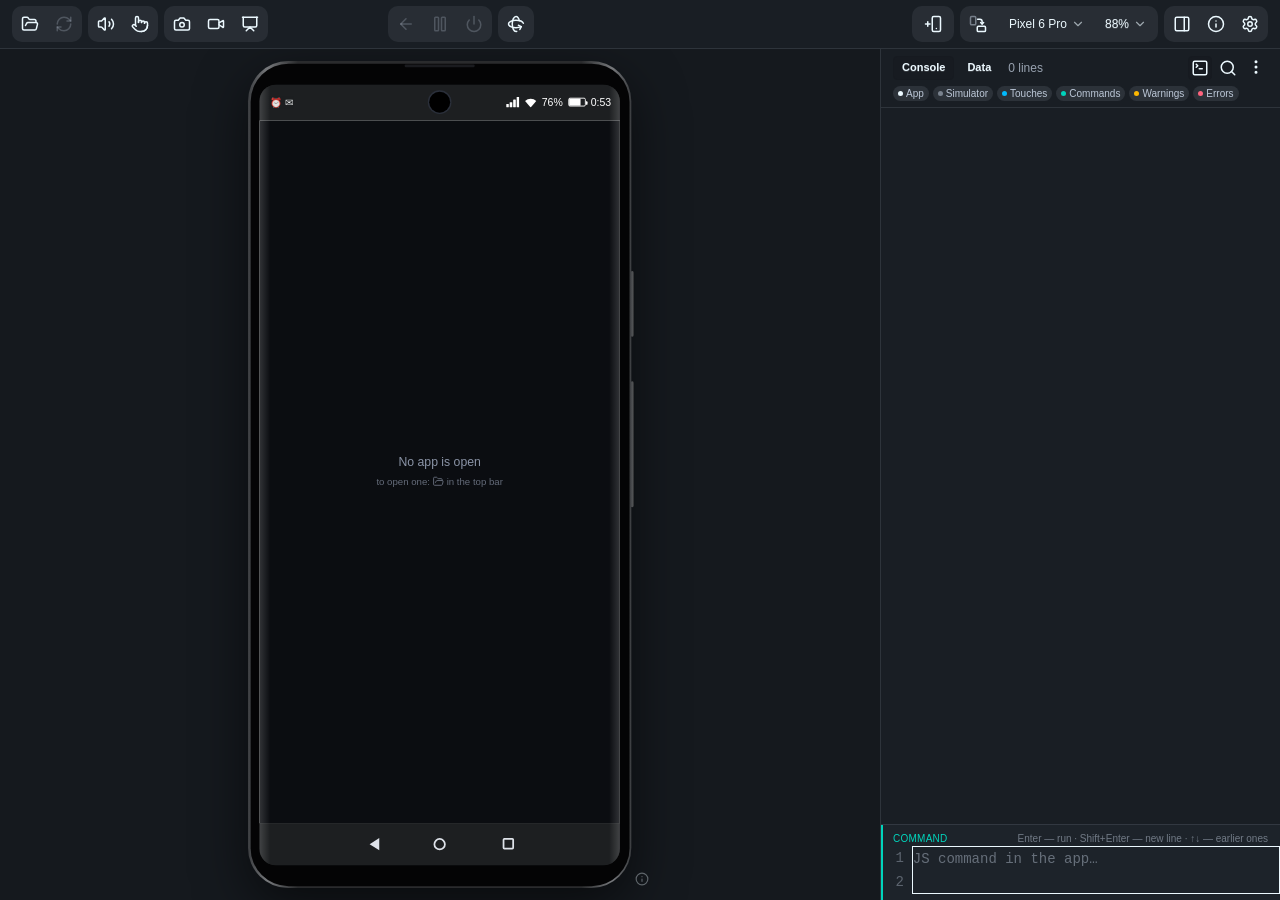
<file: sim.html>
<!DOCTYPE html>
<html lang="en" data-theme="dark" class="h-full">
<head>
<meta charset="utf-8">
<meta name="viewport" content="width=device-width, initial-scale=1">
<title>Phone simulator</title>
<!-- Installable as its own app in Chrome and Edge (Phone Sim): manifest.webmanifest + icons/ -->
<link rel="manifest" href="manifest.webmanifest">
<link rel="icon" href="icons/phone-sim.svg" type="image/svg+xml">
<link rel="stylesheet" href="lib/daisyui.css">
<link rel="stylesheet" href="lib/daisyui-themes.css">
<link rel="stylesheet" href="theme-milioni.css">   <!-- only the second phone's window uses it (setTheme); not in the theme list -->
<script src="lib/tailwind.js"></script>
<style type="text/tailwindcss">
  @theme reference {
    --color-base-100: var(--color-base-100); --color-base-200: var(--color-base-200); --color-base-300: var(--color-base-300);
    --color-base-content: var(--color-base-content);
    --color-primary: var(--color-primary); --color-primary-content: var(--color-primary-content);
    --color-secondary: var(--color-secondary); --color-secondary-content: var(--color-secondary-content);
    --color-accent: var(--color-accent); --color-accent-content: var(--color-accent-content);
    --color-neutral: var(--color-neutral); --color-neutral-content: var(--color-neutral-content);
    --color-info: var(--color-info); --color-success: var(--color-success);
    --color-warning: var(--color-warning); --color-error: var(--color-error);
  }

  #consoleBody .t { @apply text-base-content/40 mr-2; }
  #consoleBody > div { white-space: pre-wrap; overflow-wrap: anywhere; }
  #consoleBody .rep { @apply ml-2 px-1.5 rounded-full bg-base-content/15 text-base-content; }   /* ×N: the same line N times in a row */
</style>
<style>
  /* Tooltips: a hint under each icon button (first line = name, then what it does) */
  .tip { position: relative; display: inline-flex; }
  .tip::after {
    content: attr(data-tip); position: absolute; top: calc(100% + 6px); left: 0; z-index: 15;   /* under the open menus (z-20) */
    width: max-content; max-width: 260px; padding: 6px 9px; border-radius: 6px;
    background: rgba(0,0,0,.88); color: #fff; font: 12px/1.4 "Segoe UI", sans-serif; white-space: pre-line;
    opacity: 0; pointer-events: none; transition: opacity .12s;
  }
  .tip:hover::after { opacity: 1; transition-delay: 1s; }
  .tip.quiet:hover::after { opacity: 0; transition-delay: 0s; }   /* pressed: no hint until the mouse leaves */
  .tip.tip-r::after { left: auto; right: 0; }
  /* Touch screens have no hover, so no hints: a tap would leave one standing */
  @media (hover: none) { .tip::after { display: none; } }
  /* Narrow window (body.narrow, under 800 px: a phone, a tablet held upright; set by dockApply()): the top bar = one row that
     swipes sideways, its panels open full width under it (--barB = the bar's bottom); the console = a strip at the bottom
     (#dev.shut = its head only), the arrow or a tab opens it to half the height */
  body.narrow #bar { display: flex; gap: 6px; overflow-x: auto; overflow-y: hidden; scrollbar-width: none; }
  body.narrow #bar > * { flex-shrink: 0; }
  body.narrow #bar .tip::after { display: none; }
  body.narrow :is(#appBox, #shotBox, #recBox, #zoomBox, #dockBox, #opts) { position: fixed; top: calc(var(--barB, 45px) + 6px); left: 8px; right: 8px;
    width: auto; margin: 0; max-height: calc(100dvh - var(--barB, 45px) - 14px); overflow-y: auto; }
  body.narrow #grip { display: none; }
  body.narrow #installTip { display: none !important; }   /* installing = on a computer */
  body.narrow #dev.shut { overflow: hidden; }
  #devTog svg { transition: transform .12s; }
  #devTog.up svg { transform: rotate(180deg); }
  #pcNote:not([hidden]) { display: flex; }
  /* The line under the phone hides behind #infoBtn (a faint ⓘ in the sizer's right margin, level with the phone's bottom),
     in every window size; a click shows it as a bubble above the button (#info.pop, placed by the script) */
  #infoBtn { display: flex; position: absolute; right: 1px; bottom: 12px; width: 18px; height: 18px; padding: 0; border: 0; background: none;
             align-items: center; justify-content: center; color: var(--color-base-content); opacity: .35; cursor: pointer; }
  #infoBtn.on { opacity: .8; }
  #info { display: none; }
  #info.pop { display: block; position: fixed; z-index: 15; max-width: calc(100vw - 16px); padding: 6px 9px; border-radius: 6px;
              background: rgba(0,0,0,.88); color: #fff; text-align: left; line-height: 1.45; }
  body.shotK #infoBtn, body.shotW #infoBtn, body.recP #infoBtn, body.present #infoBtn { visibility: hidden; }
  /* Console line colours: the command line's own lines (› typed, ← answer) and the touches stand apart from the plain lines */
  #consoleBody .k-touch { color: var(--color-info); }
  #consoleBody .k-cmd { color: var(--color-accent); }
  #consoleBody .k-cmd.bad { color: var(--color-error); }
  #consoleBody .k-cmd .arr { opacity: .55; }
  /* Console group: similar lines in a row fold under one head (▸ time, the line's pattern with # for numbers, "N lines"); a press opens it */
  #consoleBody .gh { cursor: pointer; user-select: none; border-radius: 4px; }
  #consoleBody .gh:hover { background: color-mix(in oklab, var(--color-base-content) 6%, transparent); }
  #consoleBody .gh svg { display: inline-block; vertical-align: -2px; margin: 0 4px 0 -2px; opacity: .6; transition: transform .12s; }
  #consoleBody .grp.open > .gh svg { transform: rotate(90deg); }
  #consoleBody .gh .num { opacity: .45; }
  #consoleBody .gh .cnt { margin-left: 8px; font-size: 10px; opacity: .55; }
  #consoleBody .gb { display: none; padding-left: 14px; }
  #consoleBody .grp.open > .gb { display: block; }
  /* Console filter: one tiny chip per kind of line that shows; +N = the hidden ones (a list) */
  .chip { display: inline-flex; align-items: center; gap: 3px; height: 15px; padding: 0 5px; border-radius: 999px;
          font-size: 10px; line-height: 1; cursor: pointer; user-select: none; white-space: nowrap;
          background: color-mix(in oklab, var(--color-base-content) 9%, transparent); color: color-mix(in oklab, var(--color-base-content) 75%, transparent); }
  .chip .dot, #conFMenu .dot { width: 5px; height: 5px; border-radius: 50%; background: var(--c); flex: none; }
  #conFMenu .dot { width: 7px; height: 7px; }
  .chip:hover { background: color-mix(in oklab, var(--color-base-content) 16%, transparent); color: var(--color-base-content); }
  .chip.add { padding: 0 4px; background: transparent; border: 1px dashed color-mix(in oklab, var(--color-base-content) 30%, transparent); }
  .chip.add.btn-active { border-style: solid; }
  /* Command line = a small editor: line numbers, 2 lines to start, grows to 6, then scrolls; long lines scroll sideways (numbers stay true) */
  #conCmdRow { box-shadow: inset 2px 0 0 var(--color-accent); }
  #conCmd, #cmdGut { font: 14px/24px ui-monospace, "Cascadia Mono", Consolas, monospace; }
  #conCmd { min-height: 48px; max-height: 144px; resize: none; background: transparent; outline: none; color: var(--color-base-content);
            white-space: pre; overflow: auto; scrollbar-width: thin; }
  #conCmd::placeholder { color: color-mix(in oklab, var(--color-base-content) 35%, transparent); }
  #cmdGut { min-width: 2.2em; max-height: 144px; overflow: hidden; }
  /* ⓘ window: one row per item = icon + name + text */
  #helpBody h3 { font-size: 18px; font-weight: 700; margin: 0 0 4px; }
  #helpBody .intro { color: color-mix(in oklab, var(--color-base-content) 65%, transparent); margin: 0 0 18px; font-size: 14px; line-height: 1.5; }
  #helpBody .hi { display: grid; grid-template-columns: 34px 1fr; gap: 12px; padding: 10px 0; border-top: 1px solid color-mix(in oklab, var(--color-base-content) 8%, transparent); }
  #helpBody .hic { width: 34px; height: 34px; border-radius: 8px; display: grid; place-items: center; background: var(--color-base-200); font: 600 11px/1 "Segoe UI", sans-serif; }
  #helpBody .hic svg { width: 18px; height: 18px; }
  #helpBody .ii svg { display: inline; width: 15px; height: 15px; vertical-align: -3px; }   /* {i:name} in a text = the icon inline */
  #helpBody .hi.flash { animation: hiFlash 1.6s ease-out; }
  @keyframes hiFlash { 0%, 40% { background: color-mix(in oklab, var(--color-primary) 18%, transparent); } 100% { background: transparent; } }
  #helpBody .hic .dot { width: 14px; height: 14px; border-radius: 50%; background: rgba(255,255,255,.42); border: 1.5px solid rgba(255,255,255,.9); box-shadow: 0 0 0 1px rgba(0,0,0,.3); }
  /* the item title is a block of its own; a <b> inside the text stays inline */
  #helpBody .ht .hn { display: block; font-size: 14px; margin-bottom: 2px; }
  #helpBody { outline: none; }
  #helpBody .ht { font-size: 13.5px; line-height: 1.5; color: color-mix(in oklab, var(--color-base-content) 75%, transparent); }
  #helpBody .ht b, #helpBody .ht code { color: var(--color-base-content); }
  #helpBody code { font: 12.5px Consolas, monospace; background: var(--color-base-200); padding: 1px 4px; border-radius: 4px; }
  #helpBody .eg { display: inline-block; margin: 4px 0; padding: 3px 8px; border-radius: 6px; background: var(--color-base-200); font-size: 12px; }
  #devPick { position: relative; display: inline-flex; align-items: center; cursor: pointer; }
  /* the list's arrow = the same chevron icon as the zoom button (#devChev), not daisyUI's drawn triangle */
  #devPick { background-image: none; padding-inline-end: .5rem; gap: 4px; }
  #devPick select { position: absolute; inset: 0; width: 100%; height: 100%; opacity: 0; cursor: pointer; }
  /* the open list: its own solid background (daisyUI's picker inherits it from the ghost pill = see-through in the twin) */
  #devPick select::picker(select) { background-color: var(--color-base-100); color: var(--color-base-content); }
  #devPick:focus-within { outline: 2px solid var(--color-base-content); outline-offset: 2px; }
  #devPick:has(select:disabled) { opacity: .5; cursor: not-allowed; }
  /* Table: the tools over the stage (a column on the side away from the phone: .r = right); #tblRot (the turn handle) is placed by tblPlace(), beside the phone */
  #tblBar { position: absolute; top: 10px; left: 10px; z-index: 6; display: flex; flex-direction: column; gap: 2px; padding: 2px; border-radius: 10px;
            background: color-mix(in oklab, var(--color-base-content) 12%, var(--color-base-100)); box-shadow: 0 4px 16px rgba(0,0,0,.35); }
  #tblBar.r { left: auto; right: 10px; }
  #tblRot, #tblMv { position: absolute; z-index: 6; width: 32px; height: 32px; padding: 0; transform: translate(-50%, -50%); cursor: grab; touch-action: none;
            border-radius: 50%; display: grid; place-items: center; color: var(--color-base-content); background: var(--color-base-100);
            border: 1px solid color-mix(in oklab, var(--color-base-content) 30%, transparent); box-shadow: 0 2px 8px rgba(0,0,0,.4); }
  #tblRot.snap { background: var(--color-primary); color: var(--color-primary-content); }
  #tblRot svg, #tblMv svg { width: 18px; height: 18px; }
  #tblMv { cursor: move; }
  #tblMv.on { background: var(--color-primary); color: var(--color-primary-content); }
  #tblBar[hidden], #tblRot[hidden], #tblMv[hidden] { display: none; }
  body.tblOn #sizer { cursor: grab; touch-action: none; }
  body.tblOn #sizer.tblDrag { cursor: grabbing; }
  body.tblOn #glass:not(.fgest) { cursor: default; }
  #sizer.tblAnim { transition: transform .3s ease; }
  #tblRot.tblMove, #tblMv.tblMove, #infoBtn.tblMove { transition: left .3s ease, top .3s ease, transform .3s ease; }
  body.shotK #tblBar, body.shotK #tblRot, body.shotW #tblBar, body.shotW #tblRot, body.recP #tblBar, body.recP #tblRot, body.shotK #tblMv, body.shotW #tblMv, body.recP #tblMv { visibility: hidden; }
  body.present #tblBar:not(.r) { top: 170px; }   /* presentation: the tools stay; on the left they keep clear of the corner card */
  #twinBtn { width: calc(var(--size) * 1.2); }   /* 20 % wider than the square buttons: + and the phone side by side */
  #bar .pill { display: flex; align-items: center; gap: 2px; padding: 2px; border-radius: 10px; background: color-mix(in oklab, var(--color-base-content) 7%, transparent); }
  /* Console panel's inner edge: an 8 px grab zone over the border, a thin line on hover / while dragging */
  #grip { position: absolute; z-index: 10; }
  #grip::after { content: ""; position: absolute; background: var(--color-primary); opacity: 0; transition: opacity .12s; }
  #grip:hover::after, #grip.drag::after { opacity: .9; }
  #main.dock-right #grip { left: -4px; top: 0; bottom: 0; width: 8px; cursor: col-resize; }
  #main.dock-right #grip::after { left: 3px; top: 0; bottom: 0; width: 2px; }
  #main.dock-bottom #grip { top: -4px; left: 0; right: 0; height: 8px; cursor: row-resize; }
  #main.dock-bottom #grip::after { top: 3px; left: 0; right: 0; height: 2px; }
  #sizeTag { position: fixed; z-index: 40; padding: 2px 7px; border-radius: 6px; background: rgba(0,0,0,.85); color: #fff; font: 12px "Segoe UI", sans-serif; pointer-events: none; }

  /* ── The phone frame ── */
  #stage { flex: 1; display: flex; flex-direction: column; overflow: hidden; min-width: 0; }
  /* Two phones: #pair holds the phone's stage and, when ⧉ is on, #twinWin = a floating window over it:
     a thin head (drag = move, ✕ = close), #twin = this page again (?twin=1), any of the 4 corners (.twinRz) = size. Place + size are remembered.
     In the twin only its phone and its device pill (rotate + list) show; its own background stays (the difference tells them apart) */
  #pair { flex: 1; display: flex; min-width: 0; min-height: 0; position: relative; }
  #twinWin { position: absolute; z-index: 10; display: flex; flex-direction: column; overflow: hidden; padding-bottom: 4px;
    min-width: 220px; min-height: 260px; border-radius: 10px; background: var(--color-base-200);
    border: 1px solid color-mix(in oklab, var(--color-base-content) 18%, transparent); box-shadow: 0 12px 32px rgba(0,0,0,.45); }
  #twinHd { flex-shrink: 0; height: 26px; display: flex; align-items: center; gap: 6px; padding: 0 3px 0 10px; cursor: move; user-select: none;
    font-size: 12px; color: color-mix(in oklab, var(--color-base-content) 60%, transparent); padding-right: 10px; }
  .twinRz { position: absolute; z-index: 2; width: 14px; height: 14px; }
  .twinRz::after { content: ""; position: absolute; width: 9px; height: 9px; opacity: 0; transition: opacity .12s;
    border: 0 solid color-mix(in oklab, var(--color-base-content) 60%, transparent); }
  .twinRz:hover::after, .twinRz.on::after { opacity: 1; }
  .twinRz[data-c=nw] { left: 0; top: 0; cursor: nwse-resize; }
  .twinRz[data-c=ne] { right: 0; top: 0; cursor: nesw-resize; }
  .twinRz[data-c=sw] { left: 0; bottom: 0; cursor: nesw-resize; }
  .twinRz[data-c=se] { right: 0; bottom: 0; cursor: nwse-resize; }
  .twinRz[data-c=nw]::after { left: 3px; top: 3px; border-top-width: 2px; border-left-width: 2px; border-top-left-radius: 6px; }
  .twinRz[data-c=ne]::after { right: 3px; top: 3px; border-top-width: 2px; border-right-width: 2px; border-top-right-radius: 6px; }
  .twinRz[data-c=sw]::after { left: 3px; bottom: 3px; border-bottom-width: 2px; border-left-width: 2px; border-bottom-left-radius: 6px; }
  .twinRz[data-c=se]::after { right: 3px; bottom: 3px; border-bottom-width: 2px; border-right-width: 2px; border-bottom-right-radius: 6px; }
  #twin { flex: 1; min-height: 0; width: 100%; border: 0; }
  body.twinDrag #twin { pointer-events: none; }
  body.twin #bar { display: flex; justify-content: center; gap: 6px; }
  body.twin #bar > :not(:first-child):not(:last-child), body.twin #bar > :first-child > :not(.twinKeep),
  body.twin #bar > :last-child > :not(.twinKeep) { display: none !important; }
  body.twin #dev, body.twin #pcNote, body.twin #presBar, body.twin #infoBtn { display: none !important; }
  #fit { flex: 1; display: flex; overflow: hidden; min-height: 0; }
  /* #sizer = the phone's size after scale (set in apply()); margin:auto centres it, and when the zoom is bigger than the window #fit scrolls */
  #sizer { margin: auto; position: relative; flex-shrink: 0; }
  #phone {
    background: #0b0d11;
    border: 3px solid #3a4152;
    border-radius: 34px;
    padding: 14px 10px;
    box-shadow: 0 20px 60px rgba(0,0,0,.55), inset 0 0 0 2px #14161c;
    position: absolute; left: 20px; top: 12px;
    transform-origin: 0 0;
  }
  #phone::before {
    content: ""; position: absolute; top: 5px; left: 50%; transform: translateX(-50%);
    width: 54px; height: 5px; border-radius: 3px; background: #262c38;
  }
  #phone::after {
    content: ""; position: absolute; right: -6px; top: 90px;
    width: 3px; height: 52px; border-radius: 2px; background: #3a4152;
  }
  /* landscape: the phone turned left (Android ROTATION_90) — the top edge, with the speaker and the camera, is on the left */
  #phone.land { padding: 10px 14px; }
  #phone.land::before { top: 50%; left: 5px; transform: translateY(-50%); width: 5px; height: 54px; }
  #phone.land::after { right: auto; top: -6px; left: 90px; width: 52px; height: 3px; }
  /* Table, the body turned round (camera at the bottom / on the right): the speaker and the side key go to the opposite edges */
  #phone.flip::before { top: auto; bottom: 5px; }
  #phone.flip::after { right: auto; left: -6px; top: auto; bottom: 90px; }
  #phone.land.flip::before { top: 50%; bottom: auto; left: auto; right: 5px; }
  #phone.land.flip::after { left: auto; right: 90px; top: auto; bottom: -6px; }
  #navbar.side.flip .btns { flex-direction: column; }   /* the 3 buttons on the left: Back at the top */
  /* A real device's own look (f in DEVICES): body, bezels and keys are drawn in #frame, in portrait, and turned with the
     phone by apply(); the bezels become #phone's padding. A custom size and the generic devices keep the frame above. */
  #phone.look { border: 0; background: transparent; box-shadow: none; }
  #phone.look::before, #phone.look::after { display: none; }
  #frame { position: absolute; left: 0; top: 0; transform-origin: 0 0; pointer-events: none; }
  #frame[hidden] { display: none; }
  #frame > div { position: absolute; }
  /* things on the glass itself (a foldable's crease, the light on curved edges): over the app, not in a shot or a video */
  #glass .ovl { position: absolute; z-index: 3; pointer-events: none; }
  #glass .ovl[hidden] { display: none; }
  /* bars, app and camera are placed by apply() (left/top/width/height in px) */
  #glass { border-radius: 14px; overflow: hidden; background: #1d1f21; position: relative; }
  #glass > #sysbar, #glass > #navbar, #glass > #scr { position: absolute; }
  /* viewport-fit=cover: the app fills the whole screen, the bars lie on top of it, transparent (Capacitor 8) */
  #glass.cover #sysbar, #glass.cover #navbar { z-index: 2; background: transparent; pointer-events: none; }
  #glass.cover #navbar .nb.act { pointer-events: auto; }
  /* gesture navigation in finger mode: no arrow cursor on the bars either (the ring shows where the finger is) */
  #glass.fgest { cursor: none; }
  /* back gesture: a round arrow at the edge, follows the finger; .go = far enough, letting go = back (as Android's) */
  #navArrow { position: absolute; z-index: 5; left: 0; top: 0; width: 40px; height: 40px; margin-top: -20px; border-radius: 50%;
              background: rgba(32,33,36,.92); display: grid; place-items: center; pointer-events: none; opacity: 0; transition: opacity .15s, transform .15s; }
  #navArrow i { width: 10px; height: 10px; border-left: 2.5px solid #e8eaed; border-bottom: 2.5px solid #e8eaed; transform: translateX(2px) rotate(45deg); }
  #navArrow.r i { transform: translateX(-2px) rotate(-135deg); }
  #navArrow.on { opacity: .75; }
  #navArrow.go { opacity: 1; transform: scale(1.12); }
  /* camera hole (punch-hole): above everything, as the real one is */
  #camhole { position: absolute; z-index: 4; width: 24px; height: 24px; border-radius: 50%; background: #000; box-shadow: 0 0 0 1.5px #2a2f3a; pointer-events: none; }
  /* iPhone mode: the notch / Dynamic Island instead of the hole (size, place and corners set in apply()) */
  #camhole.ios { box-shadow: none; }
  /* volume panel: shown for a moment at the right edge after a volume change, as on Android */
  #volpop { position: absolute; z-index: 5; top: 50%; transform: translateY(-50%); width: 36px; padding: 12px 0 10px; border-radius: 18px;
            background: rgba(32,33,36,.92); color: #e8eaed; display: flex; flex-direction: column-reverse; align-items: center; gap: 10px;
            opacity: 0; transition: opacity .25s; pointer-events: none; }
  #volpop.show { opacity: 1; }
  #volpop .track { width: 6px; height: 110px; border-radius: 3px; background: rgba(255,255,255,.22); position: relative; overflow: hidden; }
  #volpop .fill { position: absolute; left: 0; right: 0; bottom: 0; background: #8ab4f8; }
  /* vibration: zigzags beside the frame (outside the phone, in the sizer's margin), lit during each buzz; placed by apply() */
  .zig { position: absolute; width: 10px; height: 74px; pointer-events: none; opacity: 0;
         color: color-mix(in oklab, var(--color-base-content) 75%, transparent); }
  .zig.on { opacity: 1; }
  #screen { border: none; display: block; background: #fff; }
  /* finger mode: a thin ring = where the mouse would touch; a finger on the screen = the ring fills and grows a little,
     and on release the fill fades out slowly and spreads. Above the app and the bars, under the camera hole.
     Positions come from sim-bridge.js (app px). An <i> sits on the point (translate); its <b> is the look, centred on it. */
  /* #tv = over the app (app px); #tvg = over the whole screen, for a finger on the bars (gesture navigation) */
  .tv { position: absolute; inset: 0; z-index: 3; pointer-events: none; overflow: hidden; }
  .tv i { position: absolute; left: 0; top: 0; }
  .tv b { position: absolute; width: 26px; height: 26px; left: -13px; top: -13px; border-radius: 50%; opacity: 0; }
  .tv .hv b { border: 1.5px solid rgba(255,255,255,.85); box-shadow: 0 0 0 1px rgba(0,0,0,.2), inset 0 0 0 1px rgba(0,0,0,.12); transition: opacity .15s; }
  .tv .hv.on b { opacity: 1; }
  .tv .dn b { background: rgba(255,255,255,.42); border: 1.5px solid rgba(255,255,255,.9); box-shadow: 0 0 0 1px rgba(0,0,0,.18), 0 2px 8px rgba(0,0,0,.18); transform: scale(.75); }
  .tv .dn.on b { opacity: 1; transform: scale(1.15); transition: opacity .12s ease-out, transform .22s cubic-bezier(.3,1.5,.5,1); }
  .tv .dn.off b { opacity: 0; transform: scale(1.6); transition: opacity .45s ease-out, transform .45s ease-out; }
  /* ⏸ Background / ⏻ Close: covers the screen, the app can no longer be touched */
  /* Keyboard: a picture over the bottom of the screen, above the navigation bar; the app's window ends at its top */
  #kbd { position: absolute; z-index: 3; box-sizing: border-box; display: flex; flex-direction: column; gap: 8px; padding: 7px 3px 9px; background: #1f2125; user-select: none; }
  #kbd.land { gap: 5px; }
  #kbd .kt { flex: 1; min-height: 0; display: flex; align-items: center; color: #9aa0a6; }
  #kbd .kt span { flex: 1 1 0; display: grid; place-items: center; }
  #kbd .kt b { font: 700 12px/1 "Segoe UI", sans-serif; letter-spacing: .5px; }
  #kbd .kt .mc { flex: 0 0 30px; height: 30px; margin: 0 calc((100% / 6 - 30px) / 2); border-radius: 50%; background: #3a3d44; color: #e8eaed; }
  #kbd.land .kt { display: none; }
  #kbd[hidden] { display: none; }
  #kbd .kr { flex: 1; min-height: 0; display: flex; justify-content: center; gap: 4px; }
  #kbd .kr i { flex: 1 1 0; max-width: 10.5%; display: grid; place-items: center; border-radius: 5px; background: #3a3d44; color: #e8eaed; font: 400 15px/1 "Segoe UI", sans-serif; }
  #kbd .kr i.w { flex-grow: 1.6; max-width: 16%; background: #2c2e33; font-size: 13px; }
  #kbd .kr i.sp { flex-grow: 6; max-width: 48%; }
  #kbd .kr i.go { background: #8ab4f8; color: #1f2125; }
  #kbd .kr i[data-k] { cursor: pointer; }
  #kbd.up .kr i { text-transform: uppercase; }
  #kbd .kr i.dn, #kbd.up .kr i[data-k="Shift"] { background: #5f6368; }
  #kbd .kr i.go.dn { background: #aecbfa; }
  /* FPS meter: under the status bar, on the right */
  #fps { position: absolute; z-index: 4; padding: 2px 6px; border-radius: 6px; background: rgba(0,0,0,.72); color: #7ee787; font: 600 11px/1.3 Consolas, monospace; pointer-events: none; }
  #fps[hidden] { display: none; }
  #fps.mid { color: #f2cc60; }
  #fps.low { color: #ff7b72; }
  #sysbar.offline .sb-r svg { opacity: .25; }   /* ⚙ → Internet off */
  /* Screenshot: for the moment of the shot the screen is a plain rectangle, as a phone saves it */
  #glass.shot { border-radius: 0 !important; }
  #glass.shot #camhole, #glass.shot .tv, #glass.shot #fps, #glass.shot #volpop, #glass.shot #navArrow, #glass.shot .ovl { visibility: hidden; }
  /* Screenshot "phone": the phone as it looks (corners, camera, the glass's own light), only the simulator's helpers hide.
     For a moment the stage turns black, then white: the two frames give the PNG its transparency. No shadow (no room at Fit) */
  #glass.shotP .tv, #glass.shotP #fps, #glass.shotP #volpop, #glass.shotP #navArrow { visibility: hidden; }
  body.shotK #stage { background: #000 !important; }
  body.shotW #stage { background: #fff !important; }
  body.shotK #info, body.shotW #info { visibility: hidden; }
  body.shotK #phone:not(.look), body.shotW #phone:not(.look), body.recP #phone:not(.look) { box-shadow: inset 0 0 0 2px #14161c !important; }
  body.shotK #frame, body.shotW #frame, body.recP #frame { --fsh: 0 0 #0000 !important; }
  body.recP #info { visibility: hidden; }
  /* Video, screen only: a plain rectangle, as a phone's own screen recording; the touch circles stay (as Android's "Show taps") */
  #glass.rec { border-radius: 0 !important; }
  #glass.rec #camhole, #glass.rec .ovl { visibility: hidden; }
  .recTime { min-width: 30px; padding: 0 3px; font: 600 11px/1 "Segoe UI", sans-serif; color: var(--color-error); font-variant-numeric: tabular-nums; }
  .recTime[hidden] { display: none; }
  /* Presentation mode: only the phone, on the plain background. Its controls: a faint dot in the window's
     top-left corner; the mouse on it opens a card with three big tiles. Hidden while a screenshot is taken (body.shotting) */
  body.present #bar, body.present #dev, body.present #info { display: none !important; }
  #presBar { display: none; position: fixed; top: 10px; left: 10px; z-index: 50; }
  body.present #presBar { display: block; }
  body.shotting #presBar { visibility: hidden !important; }
  #presDot { position: relative; display: block; width: 30px; height: 30px; padding: 0; border: 0; background: none; cursor: pointer; }
  #presDot::after { content: ""; position: absolute; left: 10px; top: 10px; width: 10px; height: 10px; border-radius: 50%;
                    background: color-mix(in oklab, var(--color-base-content) 24%, transparent); transition: background .15s; }
  #presDot:hover::after { background: color-mix(in oklab, var(--color-base-content) 50%, transparent); }
  #presBar.rec #presDot::after { background: var(--color-error); animation: presPulse 1.2s infinite; }
  @keyframes presPulse { 50% { opacity: .35; } }
  #presBar > .recTime { position: absolute; left: 30px; top: 9px; }
  #presBar.show > .recTime, #presBar.show #presDot { visibility: hidden; }
  #presCard { position: absolute; left: 0; top: 0; padding: 10px; border-radius: 12px; background: var(--color-base-200);
              border: 1px solid color-mix(in oklab, var(--color-base-content) 10%, transparent); box-shadow: 0 10px 30px rgba(0,0,0,.45);
              opacity: 0; pointer-events: none; transform: scale(.96); transform-origin: top left; transition: opacity .12s, transform .12s; }
  #presBar.show #presCard { opacity: 1; pointer-events: auto; transform: none; }
  .presHd, .presFt { font-size: 12px; line-height: 1.3; color: color-mix(in oklab, var(--color-base-content) 60%, transparent); white-space: nowrap; }
  .presHd { margin: 0 2px 8px; } .presFt { margin: 8px 2px 0; }
  .presFt kbd { font: 600 10px/1 Consolas, monospace; padding: 3px 5px; border-radius: 4px; background: color-mix(in oklab, var(--color-base-content) 8%, transparent); }
  .presRow { display: flex; gap: 6px; }
  .presTile { display: flex; flex-direction: column; align-items: center; justify-content: center; gap: 6px; min-width: 92px; height: 72px; padding: 0 8px;
              border: 0; border-radius: 8px; cursor: pointer; background: color-mix(in oklab, var(--color-base-content) 5%, transparent);
              color: var(--color-base-content); font-size: 13px; line-height: 1.2; white-space: nowrap; }
  .presTile:hover, .presTile.btn-active { background: color-mix(in oklab, var(--color-base-content) 12%, transparent); }
  .presTile.presEx:hover { background: color-mix(in oklab, var(--color-error) 18%, transparent); color: var(--color-error); }
  .presTile.text-error { color: var(--color-error); }
  .presTile .recTime { min-width: 0; padding: 0; font-size: 12px; }
  #bg { position: absolute; inset: 0; background: #0b0d11; color: #8a93a6; display: flex; flex-direction: column; align-items: center; justify-content: center; gap: 6px; font: 500 14px/1.4 "Segoe UI", sans-serif; user-select: none; }
  #bg[hidden] { display: none; }
  /* Ads: the AdMob stand-in. Fixed colours: an ad does not follow the app's theme. Banner under the finger circles, interstitial over the bars (immersive) */
  #adBan, #adInt { position: absolute; overflow: hidden; background: #fff; color: #202124; font-family: "Segoe UI", sans-serif; cursor: pointer; user-select: none; }
  #adBan { z-index: 1; display: flex; flex-direction: column; box-shadow: 0 0 0 1px rgba(0,0,0,.12); }
  #adInt { z-index: 3; display: flex; flex-direction: column; }
  #adBan[hidden], #adInt[hidden] { display: none; }
  #adBan .hero, #adInt .hero { background: linear-gradient(160deg, #ffb35c, #e84a8a 60%, #6a4ce0); }
  #adBan .hero { display: none; }
  #adBan.tall .hero { display: block; flex: 1; }
  #adBan .row { flex: 1; min-height: 0; display: flex; align-items: center; gap: 9px; padding: 0 8px 0 6px; }
  #adBan.tall .row { flex: none; height: 56px; }
  #adBan .ic { width: 36px; height: 36px; border-radius: 8px; flex: none; background: linear-gradient(135deg, #ff8a3d, #e84a8a); }
  #adBan .tt { flex: 1; min-width: 0; line-height: 1.2; white-space: nowrap; overflow: hidden; }
  #adBan .tt b { display: block; font-size: 13px; font-weight: 600; }
  #adBan .tt small { font-size: 11px; color: #5f6368; }
  #adBan .inst, #adInt .inst { flex: none; background: #1a73e8; color: #fff; border-radius: 4px; padding: 6px 12px; font-size: 12px; font-weight: 600; }
  #adBan .adtag, #adInt .adtag { position: absolute; top: 0; background: #f2b705; color: #fff; font: 700 9px/1 sans-serif; padding: 2px 3px; }
  #adBan .adtag { left: 0; border-bottom-right-radius: 3px; }
  #adInt .adtag { right: 0; border-bottom-left-radius: 3px; }
  #adInt .x { position: absolute; left: 12px; top: 12px; z-index: 1; width: 32px; height: 32px; border: 0; border-radius: 50%; display: grid; place-items: center;
              background: rgba(0,0,0,.45); color: #fff; font-size: 18px; line-height: 1; cursor: pointer; }
  #adInt .hero { height: 46%; flex: none; }
  #adInt .body { flex: 1; min-height: 0; display: flex; flex-direction: column; align-items: center; text-align: center; padding: 0 28px 28px; }
  #adInt .ic { width: 84px; height: 84px; flex: none; border-radius: 20px; margin-top: -42px; border: 4px solid #fff; box-shadow: 0 4px 14px rgba(0,0,0,.2);
               background: linear-gradient(135deg, #ff8a3d, #e84a8a); }
  #adInt b { margin-top: 12px; font-size: 20px; font-weight: 600; }
  #adInt small { margin-top: 4px; font-size: 13px; color: #5f6368; }
  #adInt p { margin-top: 16px; font-size: 13px; color: #3c4043; }
  #adInt .body .inst { margin-top: auto; width: 100%; padding: 13px; border-radius: 8px; font-size: 15px; text-align: center; }
  #bg small { font-size: 11px; opacity: .7; }
  #bg small svg { display: inline-block; width: 13px; height: 13px; vertical-align: -2px; }
  /* a link opened another app (browser, Play Store, mail…): a stand-in for that app over the screen, our app is in the background */
  #bg .aw-ic { width: 46px; height: 46px; border-radius: 12px; display: grid; place-items: center; background: #1d2230; color: #c9d1e0; margin-bottom: 4px; }
  #bg .aw-ic svg { width: 24px; height: 24px; }
  #bg .aw-name { color: #e8eaed; font-size: 16px; font-weight: 600; }
  #bg .aw-url { max-width: 86%; margin-top: 4px; font: 12px/1.4 Consolas, monospace; color: #aab3c5; word-break: break-all; text-align: center; user-select: text;
                display: -webkit-box; -webkit-line-clamp: 3; -webkit-box-orient: vertical; overflow: hidden; }
  #bg .aw-go { margin: 8px 0 6px; padding: 6px 12px; border: 0; border-radius: 8px; background: #2b3242; color: #e8eaed; cursor: pointer;
               font: 500 12px "Segoe UI", sans-serif; display: inline-flex; align-items: center; gap: 6px; }
  #bg .aw-go:hover { background: #353d51; }
  #bg .aw-go svg { width: 14px; height: 14px; }

  #sysbar {
    display: flex; align-items: center; justify-content: space-between;
    height: 28px; padding: 0 10px 0 12px;
    background: #1d1f21; color: #fff;
    font: 500 12px/1 "Segoe UI", sans-serif;
    font-variant-numeric: tabular-nums; user-select: none;
  }
  #sysbar .sb-l, #sysbar .sb-r { display: flex; align-items: center; gap: 6px; }
  #sysbar .sb-l { opacity: .9; font-size: 11px; }
  #sysbar svg { display: block; }
  #sysbar .bat { width: 20px; height: 10px; border: 1px solid currentColor; border-radius: 2px; position: relative; display: inline-block; }
  #sysbar .bat::after { content: ""; position: absolute; right: -3px; top: 3px; width: 2px; height: 4px; border-radius: 0 1px 1px 0; background: currentColor; }
  #sysbar .bat i { display: block; height: 100%; background: currentColor; }

  /* iPhone mode (an iPhone or the iPad picked in the device list): the clock on the left, no notification icons, no percent */
  #sysbar .ios-only { display: none; }
  #sysbar.ios { padding: 0 30px 0 34px; font: 600 15px/1 -apple-system, "Segoe UI", sans-serif; }
  #sysbar.ios.flat { padding: 0 8px; font-size: 12px; }
  #sysbar.ios .and-only { display: none; }
  #sysbar.ios .ios-only { display: inline; }
  #sysbar.ios .sb-l { opacity: 1; font-size: inherit; }

  #navbar { height: 22px; background: #1d1f21; display: flex; align-items: center; justify-content: center; gap: 64px; user-select: none; }
  #navbar .pill { width: 108px; height: 4px; border-radius: 2px; background: #dfe3ea; }
  #navbar .btns { display: none; align-items: center; gap: 34px; }
  /* iPhone mode: the home indicator, 8 px from the bottom edge */
  #navbar.ios { align-items: flex-end; padding-bottom: 8px; }
  #navbar.ios .pill { width: 134px; height: 5px; border-radius: 3px; }
  #navbar.buttons { height: 44px; }
  #navbar.buttons .pill { display: none; }
  #navbar.buttons .btns { display: flex; }
  /* 3 buttons in landscape on a phone: a column on the right, ◁ at the bottom */
  #navbar.side .btns { flex-direction: column-reverse; gap: 34px; }
  /* each button = a 44×36 touch area; ◁ and ○ (.act) are pressable, with a soft circle while pressed (as Android's ripple); □ does nothing */
  #navbar .nb { width: 44px; height: 36px; display: grid; place-items: center; border-radius: 18px; }
  #navbar .nb.act { cursor: pointer; }
  #navbar .nb.act:active { background: rgba(255,255,255,.16); }
  #navbar .b-back { width: 0; height: 0; border: 7px solid transparent; border-right: 11px solid #dfe3ea; }
  #navbar .b-home { width: 14px; height: 14px; border: 2px solid #dfe3ea; border-radius: 50%; }
  #navbar .b-rec  { width: 13px; height: 13px; border: 2px solid #dfe3ea; border-radius: 2px; }
  /* A light theme under transparent bars (cover): dark icons, as an app that sets StatusBar.setStyle by its theme (setTheme → .lightbars) */
  #glass.cover.lightbars #sysbar { color: #1d1f21; }
  #glass.cover.lightbars #navbar .pill { background: #1d1f21; }
  #glass.cover.lightbars #navbar .b-back { border-right-color: #1d1f21; }
  #glass.cover.lightbars #navbar .b-home, #glass.cover.lightbars #navbar .b-rec { border-color: #1d1f21; }
  #glass.cover.lightbars #navbar .nb.act:active { background: rgba(0,0,0,.12); }
  /* Calibrate (Natural size): a bank card's outline at a trial ppi; calDraw() sets the sizes */
  #calCard { position: relative; flex-shrink: 0; border: 2px dashed var(--color-primary); background: color-mix(in oklab, var(--color-primary) 10%, transparent); }
  #calCard .emv { position: absolute; border-radius: 3px; background: color-mix(in oklab, var(--color-base-content) 22%, transparent); }
  #calCard .lbl { position: absolute; left: 0; right: 0; bottom: 10%; text-align: center; font-size: 13px; color: color-mix(in oklab, var(--color-base-content) 65%, transparent); }
</style>
</head>
<body class="h-full m-0 flex flex-col overflow-hidden bg-base-300 text-base-content">
  <!-- a screenshot / video that did not happen says why here too: the console may be hidden -->
  <div id="capNote" hidden class="fixed top-14 left-1/2 -translate-x-1/2 z-[100] max-w-[90vw] px-4 py-2 rounded-box bg-base-100 border border-warning/40 shadow-xl text-sm cursor-pointer"></div>

  <!-- 1. Top bar: only what you press often, as icons (data-icon sets the drawing) in soft pill groups; the rest is under ⚙.
       Left: Open app (the folder icon) + ↻ in one pill, sound/touch, capture. Middle: ◁ ⏸ ⏻, right above the phone, ✥ Table beside it (a 4-column grid whose last column = the right console panel's width, set by dockApply()).
       Right: zoom, the console panel, ⓘ, ⚙. -->
  <div id="bar" class="shrink-0 grid items-center px-3 py-1.5 bg-base-200 border-b border-base-content/10" style="grid-template-columns: 1fr auto 1fr 400px">
    <div class="relative flex items-center gap-1.5">
      <span class="pill">
        <span class="tip"><button id="appBtn" class="btn btn-sm btn-ghost btn-square" data-icon="folderOpen"></button></span>
        <span class="tip"><button id="reload" class="btn btn-sm btn-ghost btn-square" data-icon="reload"></button></span>
      </span>
      <span class="pill twinKeep">
        <span class="tip"><button id="mute" class="btn btn-sm btn-ghost btn-square"></button></span>
        <span class="tip"><button id="touch" class="btn btn-sm btn-ghost btn-square"></button></span>
      </span>
      <!-- Capture: screenshot, video, presentation in their own group -->
      <span class="pill">
        <span class="relative inline-flex"><span class="tip"><button id="shot" class="btn btn-sm btn-ghost btn-square" data-icon="camera"></button></span>
          <!-- Screenshot: screen / phone / whole window. Opens on 📷, closes on a pick, a click outside or Esc -->
          <div id="shotBox" hidden class="absolute left-0 top-full mt-2 z-20 w-72 p-2 rounded-box bg-base-100 shadow-xl border border-base-content/10 text-sm">
            <ul id="shotMenu" class="menu w-full p-0 gap-0.5"></ul>
          </div></span>
        <span class="relative inline-flex"><span class="tip"><button id="rec" class="btn btn-sm btn-ghost btn-square"></button></span>
          <!-- Video: screen / phone. Opens on ⏺ (while it records, ⏺ stops instead), closes on a pick, a click outside or Esc -->
          <div id="recBox" hidden class="absolute left-0 top-full mt-2 z-20 w-72 p-2 rounded-box bg-base-100 shadow-xl border border-base-content/10 text-sm">
            <ul class="recMenu menu w-full p-0 gap-0.5"></ul>
          </div></span><span class="recTime" hidden></span>
        <span class="tip"><button id="present" class="btn btn-sm btn-ghost btn-square" data-icon="presentation"></button></span>
      </span>
      <!-- Open app: which app opens in the phone. The app's folder or an APK's web part (the buttons; on a web page only, see sim-sw.js),
           or a path / a file path pasted from Windows / an address in the field (Enter opens it).
           Opens on the folder icon, closes on a click outside or Esc, like ⚙ -->
      <div id="appBox" hidden class="absolute left-0 top-full mt-2 z-20 w-96 p-4 rounded-box bg-base-100 shadow-xl border border-base-content/10 text-sm flex flex-col gap-2">
        <div class="flex gap-2">
          <button type="button" id="appPick" class="btn btn-sm btn-primary flex-1" data-t="folderBtn"></button>
          <button type="button" id="apkPick" class="btn btn-sm btn-primary flex-1" data-t="apkBtn"></button>
          <span class="tip tip-r self-center"><button type="button" id="appInfo" class="btn btn-xs btn-ghost btn-circle"></button></span>
        </div>
        <input type="file" id="apkFile" accept=".apk" hidden>
        <label for="appIn" class="text-xs text-base-content/60 mt-1" data-t="appOr"></label>
        <input type="text" id="appIn" class="input input-sm w-full" spellcheck="false" autocomplete="off">
        <div class="flex items-start gap-1">
          <p class="text-xs text-base-content/60 flex-1" data-th="appTry"></p>
          <span class="tip tip-r"><button type="button" id="sitesInfo" class="btn btn-xs btn-ghost btn-circle -mt-0.5"></button></span>
        </div>
      </div>
    </div>
    <!-- Middle: ◁ ⏸ ⏻ stays right above the phone (a 1fr auto 1fr grid), ✥ Table sits right of it -->
    <div class="grid items-center gap-1.5" style="grid-template-columns: 1fr auto 1fr">
      <span></span>
      <span class="pill">
        <span class="tip"><button id="back" class="btn btn-sm btn-ghost btn-square" data-icon="back"></button></span>
        <span class="tip"><button id="pause" class="btn btn-sm btn-ghost btn-square"></button></span>
        <span class="tip"><button id="kill" class="btn btn-sm btn-ghost btn-square"></button></span>
      </span>
      <!-- Table: the phone lies on a table; its tools (move, turn, upright / sideways / centre) show while this is on; see tblUI() -->
      <span class="pill justify-self-start"><span class="tip"><button id="tableBtn" class="btn btn-sm btn-ghost btn-square"></button></span></span>
    </div>
    <span id="barGap"></span>
    <div class="relative flex items-center justify-end gap-1.5">
      <!-- Device: left of Zoom; custom W×H stays in ⚙ → Size -->
      <!-- Rotate sits in the Device group, left of the list: both change the phone's shape -->
      <!-- ⧉ Two phones: a second phone in a floating window; see twinSet() -->
      <!-- Install: shows only while Chrome / Edge offer to install the simulator (beforeinstallprompt); gone once installed. See installUI() -->
      <span id="installTip" class="tip tip-r" style="display: none"><button id="installBtn" class="btn btn-sm btn-primary gap-1 px-2.5"><span id="installIc" class="inline-flex"></span><span data-t="installBtn"></span></button></span>
      <span class="pill"><span class="tip tip-r"><button id="twinBtn" class="btn btn-sm btn-ghost btn-square"></button></span></span>
      <!-- Rotate + device list + zoom = one pill: all three change the phone's shape / size -->
      <!-- The list line shows only the short name; the open list shows "name (w×h)": the real <select> lies invisible over #devName -->
      <!-- Zoom: one button with the scale; its panel = a slider 40-200 %, Fit · 50 · 100 · Natural
           and the screen line (Natural needs this screen's ppi → Calibrate). Opens / closes like ⚙ -->
      <span class="pill twinKeep">
        <span class="tip tip-r"><button id="rotate" class="btn btn-sm btn-ghost btn-square"></button></span>
        <span class="tip tip-r"><span id="devPick" class="select select-sm select-ghost w-auto min-w-0"><span id="devName"></span><span id="devChev" class="inline-flex opacity-60"></span><select id="device"></select></span></span>
        <span class="tip tip-r"><button id="zoomBtn" class="btn btn-sm btn-ghost px-2 gap-1 font-normal text-xs tabular-nums"><span id="zoomVal"></span><span id="zoomChev" class="inline-flex opacity-60"></span></button></span>
      </span>
      <div id="zoomBox" hidden class="twinKeep absolute right-0 top-full mt-2 z-20 w-80 p-4 rounded-box bg-base-100 shadow-xl border border-base-content/10 text-sm flex flex-col gap-3">
        <div class="flex items-baseline justify-between gap-2"><span class="font-semibold" data-t="zoomT"></span><span id="zoomBig" class="text-2xl font-bold tabular-nums"></span></div>
        <input type="range" id="zoomRange" min="40" max="200" step="10" class="range range-sm range-primary">
        <div class="flex justify-between text-[11px] text-base-content/50 -mt-2 px-0.5"><span>40%</span><span>100%</span><span>200%</span></div>
        <div id="zoomChips" class="flex flex-wrap gap-1.5">
          <button class="btn btn-xs" data-z="fit" data-ic="scan"><span data-t="zFit"></span></button>
          <button class="btn btn-xs" data-z="0.5">50%</button>
          <button class="btn btn-xs" data-z="1">100%</button>
          <button class="btn btn-xs" data-z="nat" data-ic="monitor"><span data-t="zNat"></span></button>
        </div>
        <div class="flex items-center gap-2 text-xs text-base-content/60 border-t border-base-content/10 pt-3"><span id="zoomScrIc" class="inline-flex"></span><span id="zoomScr" class="flex-1 leading-snug"></span><button id="calBtn" class="btn btn-xs btn-ghost text-primary" data-t="calBtn"></button></div>
      </div>
      <!-- Console panel: where it sits (right / bottom) or hidden. The icon shows where it is now; a click opens the menu -->
      <!-- Console panel + ⓘ + ⚙ = one pill -->
      <div id="dockBox" hidden class="absolute right-0 top-full mt-2 z-20 w-60 p-2 rounded-box bg-base-100 shadow-xl border border-base-content/10 text-sm">
        <ul id="dockMenu" class="menu w-full p-0 gap-0.5"></ul>
      </div>
      <span class="pill">
        <span class="tip tip-r"><button id="dockBtn" class="btn btn-sm btn-ghost btn-square"></button></span>
        <span class="tip tip-r"><button id="helpBtn" class="btn btn-sm btn-ghost btn-square" data-icon="info"></button></span>
        <span class="tip tip-r"><button id="optsBtn" class="btn btn-sm btn-ghost btn-square" data-icon="settings"></button></span>
      </span>
      <!-- ⚙ Settings: opens on ⚙, closes on a click outside or Esc -->
      <div id="opts" hidden class="absolute right-0 top-full mt-2 z-20 w-96 p-4 rounded-box bg-base-100 shadow-xl border border-base-content/10 text-sm grid grid-cols-[auto_minmax(0,1fr)] gap-x-3 gap-y-2 items-center [&>label]:whitespace-nowrap">
        <label for="cw" data-t="size"></label>
        <div class="flex items-center gap-1.5"><input type="number" id="cw" min="200" max="2000" class="input input-sm w-[76px]"> × <input type="number" id="ch" min="200" max="2000" class="input input-sm w-[76px]"> <span class="text-xs text-base-content/50">px</span></div>
        <label for="bars" data-t="bars"></label>
        <select id="bars" class="select select-sm w-full">
          <option value="gesture" data-t="gesture"></option>
          <option value="buttons" data-t="buttons"></option>
          <option value="off" data-t="off"></option>
        </select>
        <label for="cut" data-t="cut"></label>
        <input type="checkbox" id="cut" class="toggle toggle-sm">
        <label for="themeSel" data-t="theme"></label>
        <select id="themeSel" class="select select-sm w-full"></select>
        <label for="vol" data-t="vol"></label>
        <div class="flex items-center gap-2"><input type="range" id="vol" min="0" max="15" step="1" class="range range-xs flex-1 min-w-0"><span id="volVal" class="text-xs tabular-nums w-10 text-right"></span></div>
        <label for="adsSel" data-t="ads"></label>
        <select id="adsSel" class="select select-sm w-full">
          <option value="fill" data-t="adsFill"></option>
          <option value="none" data-t="adsNone"></option>
        </select>
        <label for="touchLog" data-t="touchLog"></label>
        <input type="checkbox" id="touchLog" class="toggle toggle-sm">
        <label for="netOn" data-t="net"></label>
        <input type="checkbox" id="netOn" class="toggle toggle-sm">
        <label for="fontSel" data-t="fontSize"></label>
        <select id="fontSel" class="select select-sm w-full"><option value="100">100%</option><option value="130">130%</option><option value="200">200%</option></select>
        <label for="fpsOn" data-t="fps"></label>
        <input type="checkbox" id="fpsOn" class="toggle toggle-sm">
        <label for="recSound" data-t="recSound"></label>
        <input type="checkbox" id="recSound" class="toggle toggle-sm">
        <!-- the language label stays in English in both languages, so anyone can find it -->
        <label for="langSel">Language</label>
        <select id="langSel" class="select select-sm w-full"></select>
      </div>
    </div>
  </div>

  <!-- Phone note: a browser that cannot capture the tab (a phone's) is told the full version needs a computer, and what does not
       work there. Shown by the script (noCap); ✕ = gone for good (<KEY>-sim-pcnote) -->
  <div id="pcNote" hidden class="shrink-0 items-start gap-2 px-3 py-1.5 bg-warning/15 text-xs leading-snug border-b border-base-content/10">
    <span id="pcNoteIc" class="inline-flex shrink-0 mt-px text-warning"></span><span class="flex-1" data-t="pcNote"></span>
    <button type="button" id="pcNoteX" class="btn btn-xs btn-ghost btn-square -my-1" data-ta="close">✕</button>
  </div>

  <!-- Presentation mode's corner control: a faint dot in the window's top-left corner (+ the time while
       recording); the mouse on it opens a card with three tiles: Video, Screenshot, Exit. Hidden in a screenshot, painted over in a video -->
  <div id="presBar">
    <button id="presDot" type="button" data-ta="presDot"></button><span class="recTime" hidden></span>
    <div id="presCard">
      <div class="presHd" data-t="presHead"></div>
      <div class="presRow">
        <span class="relative inline-flex"><button id="presRec" type="button" class="presTile"></button>
          <div id="presRecBox" hidden class="absolute left-0 top-full mt-2 z-20 w-72 p-2 rounded-box bg-base-100 shadow-xl border border-base-content/10 text-sm">
            <ul class="recMenu menu w-full p-0 gap-0.5"></ul>
          </div></span>
        <span class="relative inline-flex"><button id="presShot" type="button" class="presTile"></button>
          <div id="presShotBox" hidden class="absolute left-0 top-full mt-2 z-20 w-72 p-2 rounded-box bg-base-100 shadow-xl border border-base-content/10 text-sm">
            <ul class="menu w-full p-0 gap-0.5"></ul>
          </div></span>
        <button id="presTbl" type="button" class="presTile"></button>
        <button id="presExit" type="button" class="presTile presEx"></button>
      </div>
      <div class="presFt"><kbd>Esc</kbd> <span data-t="presEsc"></span></div>
    </div>
  </div>

  <div id="main" class="flex-1 flex min-h-0 min-w-0">
    <!-- 2. Stage: the phone, its sizes under it. #pair = the stage + the second phone's floating window (⧉) -->
    <div id="pair">
    <div id="tblBar" hidden>
      <span class="tip"><button id="tblV" class="btn btn-sm btn-ghost btn-square"></button></span>
      <span class="tip"><button id="tblH" class="btn btn-sm btn-ghost btn-square"></button></span>
      <span class="tip"><button id="tblC" class="btn btn-sm btn-ghost btn-square"></button></span>
    </div>
    <button type="button" id="tblRot" hidden></button>
    <button type="button" id="tblMv" hidden></button>
    <div id="stage">
      <div id="fit"><div id="sizer">
      <div id="phone">
        <div id="frame" hidden></div>
        <div id="glass">
          <div id="sysbar">
            <div class="sb-l"><span class="and-only">⏰ ✉</span><span id="sbClockL" class="ios-only">7:42</span></div>
            <div class="sb-r">
              <svg width="15" height="12" viewBox="0 0 15 12" fill="currentColor" aria-hidden="true">
                <rect x="0"  y="8"  width="3" height="4"  rx=".5"/>
                <rect x="4"  y="6"  width="3" height="6"  rx=".5"/>
                <rect x="8"  y="3"  width="3" height="9"  rx=".5"/>
                <rect x="12" y="0"  width="3" height="12" rx=".5"/>
              </svg>
              <svg width="14" height="11" viewBox="0 0 14 11" fill="currentColor" aria-hidden="true">
                <path d="M7 11 0.6 3.6a9.6 9.6 0 0 1 12.8 0Z"/>
              </svg>
              <span class="and-only">76%</span>
              <span class="bat"><i style="width:76%"></i></span>
              <span id="sbClock" class="and-only">7:42</span>
            </div>
          </div>
          <div id="scr"><iframe id="screen" name="simscreen"></iframe><div id="bg" hidden></div><div id="tv" class="tv"></div></div>
          <!-- Ads: the AdMob stand-in, over the app like the plugin's native view; the Ads block in the script places them -->
          <div id="adBan" hidden><div class="hero"></div><div class="row"><span class="ic"></span><span class="tt"><b>Sample Game</b><small>★★★★☆ · Free</small></span><span class="inst">INSTALL</span></div><span class="adtag">Ad</span></div>
          <div id="adInt" hidden><button type="button" class="x" data-ta="close">✕</button><div class="hero"></div><div class="body"><div class="ic"></div><b>Sample Game</b><small>★★★★☆ · 1M+ · Free</small><p>Puzzles for every day. Play offline.</p><span class="inst">INSTALL</span></div><span class="adtag">Ad</span></div>
          <div id="navbar">
            <div class="pill"></div>
            <div class="btns"><span class="nb act" data-nav="back"><span class="b-back"></span></span><span class="nb act" data-nav="home"><span class="b-home"></span></span><span class="nb"><span class="b-rec"></span></span></div>
          </div>
          <div id="kbd" hidden></div>
          <div id="fps" hidden></div>
          <div id="tvg" class="tv"></div>
          <div id="navArrow"><i></i></div>
          <div id="crease" class="ovl" hidden></div>
          <div id="curve" class="ovl" hidden></div>
          <div id="camhole"></div>
          <div id="volpop"><span class="vi"></span><div class="track"><div class="fill"></div></div></div>
        </div>
      </div>
      <!-- vibration: one zigzag on each side of the phone (the app's navigator.vibrate) -->
      <svg id="zigL" class="zig" viewBox="0 0 10 74" aria-hidden="true"><polyline points="1,1 9,9 1,17 9,25 1,33 9,41 1,49 9,57 1,65 9,73" fill="none" stroke="currentColor" stroke-width="2" stroke-linecap="round" stroke-linejoin="round"/></svg>
      <svg id="zigR" class="zig" viewBox="0 0 10 74" aria-hidden="true"><polyline points="9,1 1,9 9,17 1,25 9,33 1,41 9,49 1,57 9,65 1,73" fill="none" stroke="currentColor" stroke-width="2" stroke-linecap="round" stroke-linejoin="round"/></svg>
      <button type="button" id="infoBtn" data-ta="infoBtn"></button>
      </div></div>
      <div id="info" class="shrink-0 pb-2 text-center text-xs text-base-content/50 tabular-nums"></div>
    </div>
    </div>

    <!-- 3. Console: right of the phone or under it, or hidden (dockApply). Its inner edge (#grip) drags = size, double click = default size.
         Head: show / hide the command line, search (the icon opens the field), ⋮ = copy / save as .txt / clear; under it the filter chips -->
    <section id="dev" class="relative shrink-0 bg-base-200 border-base-content/10 flex flex-col min-h-0 min-w-0">
      <div id="grip"></div>
      <div class="shrink-0 border-b border-base-content/10 text-xs text-base-content/60 select-none">
        <div class="flex items-center gap-2 px-3 py-1.5">
          <!-- Two tabs: the console, and the app's saved data (localStorage) -->
          <span id="devTabs" class="flex items-center gap-1">
            <button type="button" data-tab="con" class="btn btn-xs btn-ghost" data-t="console"></button>
            <button type="button" data-tab="data" class="btn btn-xs btn-ghost" data-t="dataTab"></button>
          </span>
          <span id="consoleCount" class="whitespace-nowrap"></span>
          <span id="dataTools" hidden class="ml-auto flex items-center gap-1">
            <span class="tip tip-r" id="dataRefreshTip"><button id="dataRefresh" class="btn btn-xs btn-ghost btn-square"></button></span>
            <button id="dataClear" class="btn btn-xs btn-ghost text-error"></button>
          </span>
          <span id="conTools" class="ml-auto flex items-center gap-1">
            <span class="tip tip-r"><button id="conCmdTog" class="btn btn-xs btn-ghost btn-square" data-icon="cmdLine"></button></span>
            <span class="tip tip-r"><button id="conFind" class="btn btn-xs btn-ghost btn-square" data-icon="search"></button></span>
            <span class="relative">
              <span class="tip tip-r"><button id="conMore" class="btn btn-xs btn-ghost btn-square" data-icon="dots"></button></span>
              <div id="conBox" hidden class="absolute right-0 top-full mt-1 z-20 w-52 p-1.5 rounded-box bg-base-100 shadow-xl border border-base-content/10 text-sm text-base-content">
                <ul id="conMenu" class="menu w-full p-0"></ul>
              </div>
            </span>
          </span>
          <button type="button" id="devTog" hidden class="btn btn-xs btn-ghost btn-square" data-ta="conTog"></button>
        </div>
        <!-- Filter: one small chip per kind of line that shows (press = hide it, double press = only this one); +N = the hidden ones -->
        <div id="conChipRow" class="relative px-3 pb-1.5">
          <div class="flex flex-wrap items-center gap-1"><span id="conChips" class="contents"></span><button id="conFAdd" type="button" class="chip add"></button></div>
          <div id="conFBox" hidden class="absolute left-3 top-full mt-0.5 z-20 w-52 p-1 rounded-box bg-base-100 shadow-xl border border-base-content/10 text-xs text-base-content">
            <ul id="conFMenu" class="menu menu-xs w-full p-0"></ul>
          </div>
        </div>
        <div id="conFindRow" hidden class="px-2 pb-1.5 flex">
          <label class="input input-xs w-full"><span id="conFindIc" class="opacity-60"></span><input id="conQ" type="search" class="grow" spellcheck="false" autocomplete="off"></label>
        </div>
      </div>
      <div id="conPane" class="relative flex-1 min-h-0 flex flex-col">
        <div class="flex-1 overflow-auto px-3 py-2 font-mono text-xs leading-relaxed text-base-content/60 min-h-0" id="consoleBody"></div>
        <button id="conNew" hidden class="btn btn-xs btn-primary absolute bottom-3 left-1/2 -translate-x-1/2 shadow-lg"></button>
        <div id="conToast" hidden class="absolute bottom-3 right-3 px-3 py-1.5 rounded-lg bg-black/85 text-white text-xs"></div>
      </div>
      <!-- Command line = a small editor: JS typed here runs inside the app (sim-bridge.js runs it and answers).
           Enter = run, Shift+Enter = a new line, ↑ on the first line / ↓ on the last = earlier commands. The head icon shows / hides it. -->
      <div id="conCmdRow" class="shrink-0 border-t border-base-content/10 bg-base-100 cursor-text">
        <div class="flex items-center gap-2 px-3 pt-1.5 text-[10px] text-base-content/40 select-none min-w-0">
          <span id="cmdHead" class="uppercase tracking-wide shrink-0" style="color:var(--color-accent)"></span>
          <span id="cmdKeys" class="ml-auto truncate min-w-0"></span>
        </div>
        <div class="flex items-start pb-1.5">
          <div id="cmdGut" class="select-none text-right text-base-content/30 pl-3 pr-2"></div>
          <textarea id="conCmd" rows="2" wrap="off" class="grow min-w-0 pr-3" spellcheck="false" autocomplete="off"></textarea>
        </div>
      </div>
      <div id="dataPane" hidden class="flex-1 min-h-0 overflow-auto px-3 py-1 text-xs text-base-content/70"></div>
    </section>
  </div>

<!-- ⓘ Help: one window, vertical tabs on the left. Content = the short / help parts of lang/<code>.js; GUIDE-short.html / GUIDE.html = the English ones as pages (node build-guide.js). -->
<dialog id="help" class="modal">
  <div class="modal-box p-0 w-[880px] max-w-[94vw] h-[620px] max-h-[90vh] flex overflow-hidden">
    <nav class="w-56 shrink-0 bg-base-200 border-r border-base-content/10 p-2 overflow-auto">
      <div class="px-3 pt-2 pb-3 text-xs font-semibold uppercase tracking-wide text-base-content/50" data-t="info"></div>
      <ul id="helpTabs" class="menu w-full gap-0.5 p-0"></ul>
    </nav>
    <div id="helpBody" class="flex-1 overflow-auto px-7 py-6"></div>
    <form method="dialog"><button class="btn btn-sm btn-circle btn-ghost absolute right-3 top-3" data-ta="close">✕</button></form>
  </div>
  <form method="dialog" class="modal-backdrop"><button data-t="close"></button></form>
</dialog>

<!-- Calibrate (Zoom → Natural): a real-size bank card outline; the slider moves this screen's ppi until a real card matches -->
<dialog id="cal" class="modal">
  <div class="modal-box max-w-none w-auto flex flex-col gap-4">
    <div class="font-bold text-base" data-t="calT"></div>
    <p class="text-sm text-base-content/70 leading-relaxed max-w-[440px]" data-t="calHow"></p>
    <div id="calCard"><div class="emv"></div><div class="lbl" data-t="calCard"></div></div>
    <div class="flex items-center gap-2">
      <button id="calMinus" class="btn btn-sm btn-ghost btn-square"></button>
      <input type="range" id="calRange" min="70" max="330" step="0.1" class="range range-sm range-primary flex-1 min-w-[200px]">
      <button id="calPlus" class="btn btn-sm btn-ghost btn-square"></button>
      <span id="calVal" class="text-sm tabular-nums w-20 text-right"></span>
    </div>
    <p id="calNote" class="text-[11px] text-base-content/50 leading-snug max-w-[440px]"></p>
    <div class="modal-action mt-0"><button id="calNo" class="btn btn-sm btn-ghost" data-t="calNo"></button><button id="calOk" class="btn btn-sm btn-primary" data-t="calOk"></button></div>
  </div>
  <form method="dialog" class="modal-backdrop"><button data-t="close"></button></form>
</dialog>

<!-- Languages: one file each, English first (the fallback). A new one: copy lang/en.js, translate it, add its line here. -->
<script src="lang/en.js"></script>
<script src="lang/ka.js"></script>
<script>
  "use strict";
  var realScreen = window.screen;   // the monitor (Zoom → Natural); kept now, as "var screen" below (the phone's iframe) replaces window.screen
  // ---- Config: the only lines to change per project ----
  // APP   = the app shown inside the phone at start; "" = the phone starts empty. Open app (the folder icon, far left of the top bar; or sim.html?app=…) opens another one for a while
  // KEY   = localStorage prefix; every file:// page shares one storage, so give each project its own
  // THEME = the theme picked on first start
  // HOME_SCREEN = a screen whose density is known, so Natural size (Zoom) needs no calibrating on it: its size in device
  //   pixels and its ppi (a 13.5" 2256 × 1504 screen = 200.8). null = each screen is calibrated once (Zoom → Calibrate)
  var APP = "";
  var KEY = "phone-sim";
  var DEFAULT_THEME = "dark";
  var HOME_SCREEN = null;

  function $(id) { return document.getElementById(id); }
  // localStorage, made safe: with site data blocked (a browser setting) every call throws. Then nothing is remembered,
  // as in a private window, and the simulator still works.
  function load(k) { try { return localStorage.getItem(k); } catch (e) { return null; } }
  function save(k, v) { try { localStorage.setItem(k, v); } catch (e) {} }
  function storeOk() { try { localStorage.getItem(KEY); return true; } catch (e) { return false; } }   // false = the browser blocks site data for this page
  // ?app= in the address (Open app writes it) wins over APP until it is cleared; APP stays the default
  var APP_DEFAULT = APP;
  // Only an address a page can have: a path from sim.html, http(s) or a file. Anything else (javascript:, data:, blob:…)
  // would run inside the simulator's own page, so it is refused and named in the console.
  function appOk(v) { try { return /^(https?|file):$/.test(new URL(v, location.href).protocol); } catch (e) { return false; } }
  // web+phonesim:<address> = another program (VS Code, a terminal) opening an app in the installed simulator
  // (manifest.webmanifest → protocol_handlers). The prefix goes, and the address bar is written without it.
  function appLink(v) { return String(v || "").replace(/^web\+phonesim:/i, ""); }
  var LAUNCH_URL = location.href;           // the address this page opened with; see launchQueue below
  var appAsk = new URLSearchParams(location.search).get("app") || "", appBad = "";
  if (appAsk !== appLink(appAsk)) {
    appAsk = appLink(appAsk);
    try { var u0 = new URL(location.href); u0.searchParams.set("app", appAsk); history.replaceState(null, "", u0.href); } catch (e) {}
  }
  if (appAsk && !appOk(appAsk)) { appBad = appAsk; appAsk = ""; }
  APP = appAsk || APP;
  if (APP) $("screen").src = APP;           // no app = an empty phone; its cover says where to open one
  // ?twin=1 = this page is the second phone (⧉, twinSet below): own storage, only its phone shows, its lines go to the first page's console.
  // "sim" lines (the simulator's own) stay here; the app's, touch, warn and err lines are sent up.
  var curScale;                                // the phone's scale, set by apply() (glassPt needs it under Table)
  var flipB = false;                           // Table: the body lies the other way round (camera on the right / at the bottom), the screen upright
  var TWIN = new URLSearchParams(location.search).get("twin") === "1" && window.parent !== window;
  if (TWIN) {
    KEY += "-twin"; document.body.classList.add("twin");
    var log0 = log;
    log = function (msg, kind, bad, g) {
      log0(msg, kind, bad, g);
      if (kind && kind !== "sim" && kind !== "cmd") try { parent.postMessage({ type: "twin-log", msg: String(msg), kind: kind }, "*"); } catch (e) {}
    };
  }

  // ---- Icons: Lucide v1.70.0 (lucide.dev), ISC licence — see lib/lucide-LICENSE.txt. Inline, so file:// works offline. ----
  var ICON = {
    back:     '<path d="m12 19-7-7 7-7"/><path d="M19 12H5"/>',
    pause:    '<rect x="14" y="3" width="5" height="18" rx="1"/><rect x="5" y="3" width="5" height="18" rx="1"/>',
    play:     '<path d="M5 5a2 2 0 0 1 3.008-1.728l11.997 6.998a2 2 0 0 1 .003 3.458l-12 7A2 2 0 0 1 5 19z"/>',
    power:    '<path d="M12 2v10"/><path d="M18.4 6.6a9 9 0 1 1-12.77.04"/>',
    // rotate: not Lucide — drawn here in its style: faint = the phone now, solid = after the press.
    // rotP = portrait now (press → landscape), rotL = landscape now (press → portrait). apply() picks one.
    rotP:     '<rect opacity=".4" x="2" y="2" width="7" height="11" rx="1.5"/><rect x="11" y="15" width="11" height="7" rx="1.5"/><path d="M11.5 5.5h3a3 3 0 0 1 3 3V12"/><path d="m15.5 10 2 2 2-2"/>',
    rotL:     '<rect opacity=".4" x="2" y="2" width="11" height="7" rx="1.5"/><rect x="15" y="11" width="7" height="11" rx="1.5"/><path d="M5.5 11.5v3a3 3 0 0 0 3 3H12"/><path d="m10 15.5 2 2-2 2"/>',
    vol0:     '<path d="M11 4.702a.705.705 0 0 0-1.203-.498L6.413 7.587A1.4 1.4 0 0 1 5.416 8H3a1 1 0 0 0-1 1v6a1 1 0 0 0 1 1h2.416a1.4 1.4 0 0 1 .997.413l3.383 3.384A.705.705 0 0 0 11 19.298z"/>',
    vol1:     '<path d="M11 4.702a.705.705 0 0 0-1.203-.498L6.413 7.587A1.4 1.4 0 0 1 5.416 8H3a1 1 0 0 0-1 1v6a1 1 0 0 0 1 1h2.416a1.4 1.4 0 0 1 .997.413l3.383 3.384A.705.705 0 0 0 11 19.298z"/><path d="M16 9a5 5 0 0 1 0 6"/>',
    vol2:     '<path d="M11 4.702a.705.705 0 0 0-1.203-.498L6.413 7.587A1.4 1.4 0 0 1 5.416 8H3a1 1 0 0 0-1 1v6a1 1 0 0 0 1 1h2.416a1.4 1.4 0 0 1 .997.413l3.383 3.384A.705.705 0 0 0 11 19.298z"/><path d="M16 9a5 5 0 0 1 0 6"/><path d="M19.364 18.364a9 9 0 0 0 0-12.728"/>',
    volx:     '<path d="M11 4.702a.705.705 0 0 0-1.203-.498L6.413 7.587A1.4 1.4 0 0 1 5.416 8H3a1 1 0 0 0-1 1v6a1 1 0 0 0 1 1h2.416a1.4 1.4 0 0 1 .997.413l3.383 3.384A.705.705 0 0 0 11 19.298z"/><line x1="22" x2="16" y1="9" y2="15"/><line x1="16" x2="22" y1="9" y2="15"/>',
    reload:   '<path d="M3 12a9 9 0 0 1 9-9 9.75 9.75 0 0 1 6.74 2.74L21 8"/><path d="M21 3v5h-5"/><path d="M21 12a9 9 0 0 1-9 9 9.75 9.75 0 0 1-6.74-2.74L3 16"/><path d="M8 16H3v5"/>',
    settings: '<path d="M9.671 4.136a2.34 2.34 0 0 1 4.659 0 2.34 2.34 0 0 0 3.319 1.915 2.34 2.34 0 0 1 2.33 4.033 2.34 2.34 0 0 0 0 3.831 2.34 2.34 0 0 1-2.33 4.033 2.34 2.34 0 0 0-3.319 1.915 2.34 2.34 0 0 1-4.659 0 2.34 2.34 0 0 0-3.32-1.915 2.34 2.34 0 0 1-2.33-4.033 2.34 2.34 0 0 0 0-3.831A2.34 2.34 0 0 1 6.35 6.051a2.34 2.34 0 0 0 3.319-1.915"/><circle cx="12" cy="12" r="3"/>',
    pointer:  '<path d="M22 14a8 8 0 0 1-8 8"/><path d="M18 11v-1a2 2 0 0 0-2-2a2 2 0 0 0-2 2"/><path d="M14 10V9a2 2 0 0 0-2-2a2 2 0 0 0-2 2v1"/><path d="M10 9.5V4a2 2 0 0 0-2-2a2 2 0 0 0-2 2v10"/><path d="M18 11a2 2 0 1 1 4 0v3a8 8 0 0 1-8 8h-2c-2.8 0-4.5-.86-5.99-2.34l-3.6-3.6a2 2 0 0 1 2.83-2.82L7 15"/>',
    mouse:    '<path d="M4.037 4.688a.495.495 0 0 1 .651-.651l16 6.5a.5.5 0 0 1-.063.947l-6.124 1.58a2 2 0 0 0-1.438 1.435l-1.579 6.126a.5.5 0 0 1-.947.063z"/>',
    minus:    '<path d="M5 12h14"/>',
    plus:     '<path d="M5 12h14"/><path d="M12 5v14"/>',
    info:     '<circle cx="12" cy="12" r="10"/><path d="M12 16v-4"/><path d="M12 8h.01"/>',
    panelTop: '<rect width="18" height="18" x="3" y="3" rx="2"/><path d="M3 9h18"/>',
    panelBottom: '<rect width="18" height="18" x="3" y="3" rx="2"/><path d="M3 15h18"/>',
    proportions: '<rect width="20" height="16" x="2" y="4" rx="2"/><path d="M12 9v11"/><path d="M2 9h13a2 2 0 0 1 2 2v9"/>',
    terminal: '<path d="M12 19h8"/><path d="m4 17 6-6-6-6"/>',
    cmdLine:  '<path d="m7 11 2-2-2-2"/><path d="M11 13h4"/><rect width="18" height="18" x="3" y="3" rx="2" ry="2"/>',
    listChecks: '<path d="M13 5h8"/><path d="M13 12h8"/><path d="M13 19h8"/><path d="m3 17 2 2 4-4"/><path d="m3 7 2 2 4-4"/>',
    alert:    '<path d="m21.73 18-8-14a2 2 0 0 0-3.48 0l-8 14A2 2 0 0 0 4 21h16a2 2 0 0 0 1.73-3"/><path d="M12 9v4"/><path d="M12 17h.01"/>',
    code:     '<path d="m16 18 6-6-6-6"/><path d="m8 6-6 6 6 6"/>',
    table:    '<path d="M16.466 7.5C15.643 4.237 13.952 2 12 2 9.239 2 7 6.477 7 12s2.239 10 5 10c.342 0 .677-.069 1-.2"/><path d="m15.194 13.707 3.814 1.86-1.86 3.814"/><path d="M19 15.57c-1.804.885-4.274 1.43-7 1.43-5.523 0-10-2.239-10-5s4.477-5 10-5c4.838 0 8.873 1.718 9.8 4"/>',   // Lucide rotate-3d
    phoneV:   '<rect width="12" height="20" x="6" y="2" rx="2"/><path d="M11 18h2"/>',
    phoneH:   '<rect width="20" height="12" x="2" y="6" rx="2"/><path d="M18 11v2"/>',
    focus:    '<path d="M3 7V5a2 2 0 0 1 2-2h2"/><path d="M17 3h2a2 2 0 0 1 2 2v2"/><path d="M21 17v2a2 2 0 0 1-2 2h-2"/><path d="M7 21H5a2 2 0 0 1-2-2v-2"/><circle cx="12" cy="12" r="3"/>',
    rotCw:    '<path d="M21 12a9 9 0 1 1-9-9c2.52 0 4.93 1 6.74 2.74L21 8"/><path d="M21 3v5h-5"/>',
    twin:     '<path d="M5 9v6"/><path d="M2 12h6"/><rect width="11" height="20" x="11" y="2" rx="2"/><path d="M16.5 18h.01"/>',   // + phone = add a second phone: not Lucide, drawn in its style
    smartphone: '<rect width="14" height="20" x="5" y="2" rx="2" ry="2"/><path d="M12 18h.01"/>',
    scaling:  '<path d="M12 3H5a2 2 0 0 0-2 2v14a2 2 0 0 0 2 2h14a2 2 0 0 0 2-2v-7"/><path d="M14 15H9v-5"/><path d="M16 3h5v5"/><path d="M21 3 9 15"/>',
    ruler:    '<path d="M21.3 15.3a2.4 2.4 0 0 1 0 3.4l-2.6 2.6a2.4 2.4 0 0 1-3.4 0L2.7 8.7a2.41 2.41 0 0 1 0-3.4l2.6-2.6a2.41 2.41 0 0 1 3.4 0Z"/><path d="m14.5 12.5 2-2"/><path d="m11.5 9.5 2-2"/><path d="m8.5 6.5 2-2"/><path d="m17.5 15.5 2-2"/>',
    circleDot: '<circle cx="12" cy="12" r="10"/><circle cx="12" cy="12" r="1"/>',
    palette:  '<path d="M12 22a1 1 0 0 1 0-20 10 9 0 0 1 10 9 5 5 0 0 1-5 5h-2.25a1.75 1.75 0 0 0-1.4 2.8l.3.4a1.75 1.75 0 0 1-1.4 2.8z"/><circle cx="13.5" cy="6.5" r=".5" fill="currentColor"/><circle cx="17.5" cy="10.5" r=".5" fill="currentColor"/><circle cx="6.5" cy="12.5" r=".5" fill="currentColor"/><circle cx="8.5" cy="7.5" r=".5" fill="currentColor"/>',
    layoutGrid: '<rect width="7" height="7" x="3" y="3" rx="1"/><rect width="7" height="7" x="14" y="3" rx="1"/><rect width="7" height="7" x="14" y="14" rx="1"/><rect width="7" height="7" x="3" y="14" rx="1"/>',
    mic:      '<path d="M12 19v3"/><path d="M19 10v2a7 7 0 0 1-14 0v-2"/><rect x="9" y="2" width="6" height="13" rx="3"/>',
    languages: '<path d="m5 8 6 6"/><path d="m4 14 6-6 2-3"/><path d="M2 5h12"/><path d="M7 2h1"/><path d="m22 22-5-10-5 10"/><path d="M14 18h6"/>',
    camera:   '<path d="M14.5 4h-5L7 7H4a2 2 0 0 0-2 2v9a2 2 0 0 0 2 2h16a2 2 0 0 0 2-2V9a2 2 0 0 0-2-2h-3l-2.5-3z"/><circle cx="12" cy="13" r="3"/>',
    pencil:   '<path d="M21.174 6.812a1 1 0 0 0-3.986-3.987L3.842 16.174a2 2 0 0 0-.5.83l-1.321 4.352a.5.5 0 0 0 .623.622l4.353-1.32a2 2 0 0 0 .83-.497z"/><path d="m15 5 4 4"/>',
    move:     '<path d="M12 2v20"/><path d="m15 19-3 3-3-3"/><path d="m19 9 3 3-3 3"/><path d="M2 12h20"/><path d="m5 9-3 3 3 3"/><path d="m9 5 3-3 3 3"/>',
    moveH:    '<path d="m18 8 4 4-4 4"/><path d="M2 12h20"/><path d="m6 8-4 4 4 4"/>',
    circleX:  '<circle cx="12" cy="12" r="10"/><path d="m15 9-6 6"/><path d="m9 9 6 6"/>',
    gauge:    '<path d="m12 14 4-4"/><path d="M3.34 19a10 10 0 1 1 17.32 0"/>',
    type:     '<path d="M12 4v16"/><path d="M4 7V5a1 1 0 0 1 1-1h14a1 1 0 0 1 1 1v2"/><path d="M9 20h6"/>',
    timer:    '<line x1="10" x2="14" y1="2" y2="2"/><line x1="12" x2="15" y1="14" y2="11"/><circle cx="12" cy="14" r="8"/>',
    copy:     '<rect width="14" height="14" x="8" y="8" rx="2" ry="2"/><path d="M4 16c-1.1 0-2-.9-2-2V4c0-1.1.9-2 2-2h10c1.1 0 2 .9 2 2"/>',
    fileText: '<path d="M6 22a2 2 0 0 1-2-2V4a2 2 0 0 1 2-2h8a2.4 2.4 0 0 1 1.704.706l3.588 3.588A2.4 2.4 0 0 1 20 8v12a2 2 0 0 1-2 2z"/><path d="M14 2v5a1 1 0 0 0 1 1h5"/><path d="M10 9H8"/><path d="M16 13H8"/><path d="M16 17H8"/>',
    shieldCheck: '<path d="M20 13c0 5-3.5 7.5-7.66 8.95a1 1 0 0 1-.67-.01C7.5 20.5 4 18 4 13V6a1 1 0 0 1 1-1c2 0 4.5-1.2 6.24-2.72a1.17 1.17 0 0 1 1.52 0C14.51 3.81 17 5 19 5a1 1 0 0 1 1 1z"/><path d="m9 12 2 2 4-4"/>',
    folderOpen: '<path d="m6 14 1.5-2.9A2 2 0 0 1 9.24 10H20a2 2 0 0 1 1.94 2.5l-1.54 6a2 2 0 0 1-1.95 1.5H4a2 2 0 0 1-2-2V5a2 2 0 0 1 2-2h3.9a2 2 0 0 1 1.69.9l.81 1.2a2 2 0 0 0 1.67.9H18a2 2 0 0 1 2 2v2"/>',
    vibrate:  '<path d="m2 8 2 2-2 2 2 2-2 2"/><path d="m22 8-2 2 2 2-2 2 2 2"/><rect width="8" height="14" x="8" y="5" rx="1"/>',
    link:     '<path d="M10 13a5 5 0 0 0 7.54.54l3-3a5 5 0 0 0-7.07-7.07l-1.72 1.71"/><path d="M14 11a5 5 0 0 0-7.54-.54l-3 3a5 5 0 0 0 7.07 7.07l1.71-1.71"/>',
    globe:    '<circle cx="12" cy="12" r="10"/><path d="M12 2a14.5 14.5 0 0 0 0 20 14.5 14.5 0 0 0 0-20"/><path d="M2 12h20"/>',
    store:    '<path d="M15 21v-5a1 1 0 0 0-1-1h-4a1 1 0 0 0-1 1v5"/><path d="M17.774 10.31a1.12 1.12 0 0 0-1.549 0 2.5 2.5 0 0 1-3.451 0 1.12 1.12 0 0 0-1.548 0 2.5 2.5 0 0 1-3.452 0 1.12 1.12 0 0 0-1.549 0 2.5 2.5 0 0 1-3.77-3.248l2.889-4.184A2 2 0 0 1 7 2h10a2 2 0 0 1 1.653.873l2.895 4.192a2.5 2.5 0 0 1-3.774 3.244"/><path d="M4 10.95V19a2 2 0 0 0 2 2h12a2 2 0 0 0 2-2v-8.05"/>',
    mail:     '<path d="m22 7-8.991 5.727a2 2 0 0 1-2.009 0L2 7"/><rect x="2" y="4" width="20" height="16" rx="2"/>',
    phone:    '<path d="M13.832 16.568a1 1 0 0 0 1.213-.303l.355-.465A2 2 0 0 1 17 15h3a2 2 0 0 1 2 2v3a2 2 0 0 1-2 2A18 18 0 0 1 2 4a2 2 0 0 1 2-2h3a2 2 0 0 1 2 2v3a2 2 0 0 1-.8 1.6l-.468.351a1 1 0 0 0-.292 1.233 14 14 0 0 0 6.392 6.384"/>',
    message:  '<path d="M22 17a2 2 0 0 1-2 2H6.828a2 2 0 0 0-1.414.586l-2.202 2.202A.71.71 0 0 1 2 21.286V5a2 2 0 0 1 2-2h16a2 2 0 0 1 2 2z"/>',
    mapPin:   '<path d="M20 10c0 4.993-5.539 10.193-7.399 11.799a1 1 0 0 1-1.202 0C9.539 20.193 4 14.993 4 10a8 8 0 0 1 16 0"/><circle cx="12" cy="10" r="3"/>',
    search:   '<path d="m21 21-4.34-4.34"/><circle cx="11" cy="11" r="8"/>',
    dots:     '<circle cx="12" cy="12" r="1"/><circle cx="12" cy="5" r="1"/><circle cx="12" cy="19" r="1"/>',
    download: '<path d="M12 15V3"/><path d="M21 15v4a2 2 0 0 1-2 2H5a2 2 0 0 1-2-2v-4"/><path d="m7 10 5 5 5-5"/>',
    check:    '<path d="M20 6 9 17l-5-5"/>',
    arrowDown: '<path d="M12 17V3"/><path d="m6 11 6 6 6-6"/><path d="M19 21H5"/>',
    panelRight: '<rect width="18" height="18" x="3" y="3" rx="2"/><path d="M15 3v18"/>',
    panelRightClose: '<rect width="18" height="18" x="3" y="3" rx="2"/><path d="M15 3v18"/><path d="m8 9 3 3-3 3"/>',
    panelRightDashed: '<rect width="18" height="18" x="3" y="3" rx="2"/><path d="M15 14v1"/><path d="M15 19v2"/><path d="M15 3v2"/><path d="M15 9v1"/>',
    externalLink: '<path d="M15 3h6v6"/><path d="M10 14 21 3"/><path d="M18 13v6a2 2 0 0 1-2 2H5a2 2 0 0 1-2-2V8a2 2 0 0 1 2-2h6"/>',
    megaphone: '<path d="M11 6a13 13 0 0 0 8.4-2.8A1 1 0 0 1 21 4v12a1 1 0 0 1-1.6.8A13 13 0 0 0 11 14H5a2 2 0 0 1-2-2V8a2 2 0 0 1 2-2z"/><path d="M6 14a12 12 0 0 0 2.4 7.2 2 2 0 0 0 3.2-2.4A8 8 0 0 1 10 14"/><path d="M8 6v8"/>',
    trash:    '<path d="M10 11v6"/><path d="M14 11v6"/><path d="M19 6v14a2 2 0 0 1-2 2H7a2 2 0 0 1-2-2V6"/><path d="M3 6h18"/><path d="M8 6V4a2 2 0 0 1 2-2h4a2 2 0 0 1 2 2v2"/>',
    chevronRight: '<path d="m9 18 6-6-6-6"/>',
    chevronDown: '<path d="m6 9 6 6 6-6"/>',
    monitor:  '<rect width="20" height="14" x="2" y="3" rx="2"/><path d="M8 21h8"/><path d="M12 17v4"/>',
    scan:     '<path d="M3 7V5a2 2 0 0 1 2-2h2"/><path d="M17 3h2a2 2 0 0 1 2 2v2"/><path d="M21 17v2a2 2 0 0 1-2 2h-2"/><path d="M7 21H5a2 2 0 0 1-2-2v-2"/>',
    listCollapse: '<path d="M10 5h11"/><path d="M10 12h11"/><path d="M10 19h11"/><path d="m3 10 3-3-3-3"/><path d="m3 20 3-3-3-3"/>',
    video:    '<path d="m16 13 5.223 3.482a.5.5 0 0 0 .777-.416V7.87a.5.5 0 0 0-.752-.432L16 10.5"/><rect x="2" y="6" width="14" height="12" rx="2"/>',
    stop:     '<rect width="12" height="12" x="6" y="6" rx="2" fill="currentColor"/>',
    presentation: '<path d="M2 3h20"/><path d="M21 3v11a2 2 0 0 1-2 2H5a2 2 0 0 1-2-2V3"/><path d="m7 21 5-5 5 5"/>',
    exit:     '<path d="M18 6 6 18"/><path d="m6 6 12 12"/>',
    appWindow: '<rect x="2" y="4" width="20" height="16" rx="2"/><path d="M10 4v4"/><path d="M2 8h20"/><path d="M6 4v4"/>'
  };
  function icon(n, size) {
    size = size || 18;
    return '<svg viewBox="0 0 24 24" width="' + size + '" height="' + size + '" fill="none" stroke="currentColor" stroke-width="2" stroke-linecap="round" stroke-linejoin="round" aria-hidden="true">' + ICON[n] + '</svg>';
  }
  // ---- Language: the words are in lang/<code>.js (window.SIM_LANG); a key a language lacks comes from English ----
  // One choice for all projects ("sim-lang", no KEY). First start: the browser's language if it has a file, else English.
  var LANG = window.SIM_LANG || {};
  if (!LANG.en) { document.body.textContent = "Phone simulator: lang/en.js is missing (copy the lang/ folder next to sim.html)."; throw new Error("lang/en.js missing"); }
  var lang = load("sim-lang");
  if (!LANG[lang]) lang = (navigator.languages || [navigator.language || ""]).map(function (l) { return String(l).slice(0, 2).toLowerCase(); })
    .filter(function (l) { return LANG[l]; })[0] || "en";
  // T("key") = the word in the current language; a function entry gets the extra arguments: T("ack", ev, fn, ok).
  function T(k) {
    var t = LANG[lang].txt || {}, v = k in t ? t[k] : LANG.en.txt[k];
    return typeof v === "function" ? v.apply(null, Array.prototype.slice.call(arguments, 1)) : v;
  }
  // The fixed words in the HTML: data-t = text, data-th = HTML (with <code> or a link), data-ta = aria-label.
  function staticText() {
    document.documentElement.lang = lang; document.title = T("title");
    Array.prototype.forEach.call(document.querySelectorAll("[data-t]"), function (el) { el.textContent = T(el.dataset.t); });
    Array.prototype.forEach.call(document.querySelectorAll("[data-th]"), function (el) { el.innerHTML = T(el.dataset.th); });
    Array.prototype.forEach.call(document.querySelectorAll("[data-ta]"), function (el) { el.setAttribute("aria-label", T(el.dataset.ta)); });
    [["appInfo", "appInfoTip"], ["sitesInfo", "sitesTip"]].forEach(function (p) {
      $(p[0]).parentNode.setAttribute("data-tip", T(p[1])); $(p[0]).setAttribute("aria-label", T(p[1]));
    });
  }
  staticText();

  // Hints: first line = the name, the rest = what it does (shown under the button on hover).
  function tipsOf(l) {
    var o = {}, en = LANG.en.tips, own = LANG[l].tips || {};
    for (var k in en) o[k] = k in own ? own[k] : en[k];
    return o;
  }
  var TIP = tipsOf(lang);
  // A button with data-icon gets its picture and its hint; pause/kill change theirs in lifeUI().
  function setBtn(b, ic, tip, primary) {
    b.innerHTML = icon(ic); b.parentNode.setAttribute("data-tip", tip); b.setAttribute("aria-label", tip.split("\n")[0]);
    b.classList.toggle("btn-primary", !!primary); b.classList.toggle("btn-ghost", !primary);
  }
  Array.prototype.forEach.call(document.querySelectorAll("[data-icon]"), function (b) { setBtn(b, b.dataset.icon, TIP[b.dataset.icon]); });
  // A pressed button keeps its hint away until the mouse leaves it (the hint would cover the menu it just opened)
  document.addEventListener("pointerdown", function (e) { var t = e.target.closest && e.target.closest(".tip"); if (t) t.classList.add("quiet"); }, true);
  document.addEventListener("pointerout", function (e) { var t = e.target.closest && e.target.closest(".tip"); if (t && !t.contains(e.relatedTarget)) t.classList.remove("quiet"); }, true);

  // ---- ⓘ Help: the user guide in one window with vertical tabs. The short one first (short in lang/<code>.js);
  // the link under the tabs switches to the full one (help) and back, remembered.
  var helpFull = load(KEY + "-sim-helpfull") === "1";
  function helpOf(l) { var k = helpFull ? "help" : "short"; return LANG[l][k] || LANG.en[k]; }
  var HELP = helpOf(lang);
  var helpDlg = $("help"), helpTab = load(KEY + "-sim-help") || "bar";
  function inl(s) { return String(s).replace(/\{i:(\w+)\}/g, function (_, n) { return '<span class="ii">' + icon(n) + "</span>"; }); }
  function hic(ic) { return '<span class="hic">' + (ICON[ic] ? icon(ic) : ic === "dot" ? '<span class="dot"></span>' : ic) + "</span>"; }
  function helpShow(id) {
    var t = HELP.filter(function (h) { return h.id === id; })[0] || HELP[0];
    helpTab = t.id; save(KEY + "-sim-help", t.id);
    $("helpTabs").innerHTML = HELP.map(function (h) {
      return '<li><a data-tab="' + h.id + '" class="' + (h.id === t.id ? "menu-active" : "") + '">' + icon(h.ic) + h.name + "</a></li>";
    }).join("") + '<li class="mt-3"><a data-full class="text-primary">' + T(helpFull ? "helpShort" : "helpFull") + "</a></li>";
    $("helpBody").innerHTML = "<h3>" + t.name + '</h3><p class="intro">' + inl(t.intro) + "</p>" + t.items.map(function (it) {
      return '<div class="hi" data-ic="' + it[0] + '">' + hic(it[0]) + '<div class="ht"><b class="hn">' + it[1] + "</b>" + inl(it[2]) + "</div></div>";
    }).join("");
    $("helpBody").scrollTop = 0;
  }
  $("helpTabs").onclick = function (e) {
    if (e.target.closest("[data-full]")) { helpFull = !helpFull; save(KEY + "-sim-helpfull", helpFull ? "1" : "0"); HELP = helpOf(lang); return helpShow(helpTab); }
    var a = e.target.closest("[data-tab]"); if (a) helpShow(a.dataset.tab);
  };
  // Two ⓘ in Open app: by the buttons = how it works (Buttons → "Open app"); by the links = the limits (Limits → "Other websites")
  function helpAt(tab, ic) {
    drops.forEach(function (d) { d(false); }); helpShow(tab); helpDlg.showModal();
    var it = $("helpBody").querySelector('.hi[data-ic="' + ic + '"]');
    if (it) { it.scrollIntoView({ block: "center" }); it.classList.add("flash"); }
  }
  $("appInfo").innerHTML = icon("info", 14);
  $("appInfo").onclick = function () { helpAt("bar", "folderOpen"); };
  $("sitesInfo").innerHTML = icon("info", 14);
  $("sitesInfo").onclick = function () { helpAt("limits", "globe"); };
  $("helpBtn").onclick = function () { drops.forEach(function (d) { d(false); }); helpShow(helpTab); helpDlg.showModal(); };

  // ---- ⚙ Settings: the drop-down panel ----
  // The Open app panel (the folder icon) works the same way. One panel at a time; it closes on a click outside,
  // on Esc, or on a click into the phone (the iframe takes the focus, this page gets blur)
  var drops = [];                            // every drop-down's show(); opening one closes the others
  function dropDown(box, btn) {
    function show(on) { box.hidden = !on; btn.classList.toggle("btn-active", on); }
    btn.onclick = function () { var on = box.hidden; drops.forEach(function (d) { d(false); }); show(on); };
    drops.push(show);
    document.addEventListener("mousedown", function (e) { if (!box.hidden && !box.contains(e.target) && !btn.contains(e.target)) show(false); });
    document.addEventListener("keydown", function (e) { if (e.key === "Escape") show(false); });
    window.addEventListener("blur", function () { show(false); });
    return show;
  }
  var opts = $("opts"), optsBtn = $("optsBtn");
  var showOpts = dropDown(opts, optsBtn);
  var showApp = dropDown($("appBox"), $("appBtn"));

  // ---- Open app (the folder icon, far left of the top bar): another app without editing APP ----
  // A path from sim.html (myapp/index.html), a file path pasted from Windows ("Copy as path"), or an address
  // (a local dev server, http://localhost:5173). It goes into the address bar as ?app=, so a refresh keeps it;
  // empty = APP again. A file path works only while the simulator itself is opened from a file.
  var appIn = $("appIn");
  appIn.placeholder = APP_DEFAULT || "myapp/index.html";
  appIn.value = APP === APP_DEFAULT ? "" : APP;
  function appPath(v) {
    v = v.trim().replace(/^"(.*)"$/, "$1");                                 // "Copy as path" adds quotes
    if (/^[a-z]:[\\\/]/i.test(v)) v = "file:///" + v.replace(/\\/g, "/");  // C:\a\b.html → file:///C:/a/b.html
    return v;
  }
  // Enter opens it. Leaving the field another way (a click outside, Esc, Choose folder) puts back what is open.
  var appField = appIn.value;
  appIn.addEventListener("blur", function () { appIn.value = appField; });
  appIn.addEventListener("keydown", function (e) {
    if (e.key !== "Enter" || e.isComposing) return;
    e.preventDefault();
    var v = appPath(appIn.value);
    if (v && !appOk(v)) { log(T("appBad", esc(v)), "warn"); return; }   // the field stays open with what was typed
    appOpen(v);
    showApp(false);
  });
  // "Try it now" links (data-app): open that app at once, as if typed in the field
  $("appBox").addEventListener("click", function (e) {
    var a = e.target.closest("[data-app]");
    if (!a) return;
    e.preventDefault();
    appOpen(a.dataset.app);
    showApp(false);
  });
  // Opens v in the phone: written to ?app= (a refresh keeps it); empty = APP again
  function appOpen(v) {
    appIn.value = appField = v;
    APP = v || APP_DEFAULT;
    try {
      var u = new URL(location.href);
      if (v) u.searchParams.set("app", v); else u.searchParams.delete("app");
      history.replaceState(null, "", u.href);
    } catch (e) {}                                                          // a browser may refuse it on file://; the app still opens
    appIn.placeholder = APP_DEFAULT || "myapp/index.html";
    loadApp(APP);                                           // an empty field and no default app: the phone is empty again
    if (APP) log(T("appOpen", esc(APP)));
    twinSend({ type: "twin-app", app: v });                 // two phones on: the second one opens the same app
  }
  // Installed as an app (manifest.webmanifest, launch_handler focus-existing): a later launch (the Start menu, a web+phonesim: link)
  // comes to this window instead of a new one. A link with ?app= opens that app here, again if it is the same one (a fresh load);
  // a plain launch only brings the window up. The launch that opened this page is skipped: it is already loaded.
  if (window.launchQueue) launchQueue.setConsumer(function (p) {
    var first = p.targetURL === LAUNCH_URL; LAUNCH_URL = "";
    if (first || !p.targetURL) return;
    var v;
    try { v = appLink(new URL(p.targetURL).searchParams.get("app")); } catch (e) { return; }
    if (!v) return;
    if (!appOk(v)) { log(T("appBad", esc(v)), "warn"); return; }
    appOpen(v);
  });
  function esc(s) { return String(s).replace(/&/g, "&amp;").replace(/</g, "&lt;"); }

  // ---- Open app → Choose folder: the app's own folder, read by the browser and served by sim-sw.js ----
  // The page keeps the folder; sim-sw.js asks this page for each file under local/<id>/ (see its header).
  // Only on a web page (service workers do not run on file://) and in a browser that can pick a folder (Chrome, Edge).
  var folder = null;                                   // { id, read }: what this tab opened (a folder or an APK); read(path) = the file's bytes or null
  // Finds the app's page: index.html, else the first .html; in the folder itself, then in www/ and dist/ (Capacitor, build output)
  function findEntry(dir) {
    function htmlIn(d, prefix) {
      var names = [];
      var it = d.values();
      function step() {
        return it.next().then(function (r) {
          if (r.done) {
            names.sort();
            var pick = names.indexOf("index.html") >= 0 ? "index.html" : names[0];
            return pick ? prefix + pick : null;
          }
          if (r.value.kind === "file" && /\.html?$/i.test(r.value.name)) names.push(r.value.name);
          return step();
        });
      }
      return step();
    }
    function sub(name) {
      return dir.getDirectoryHandle(name).then(function (d) { return htmlIn(d, name + "/"); }, function () { return null; });
    }
    return htmlIn(dir, "").then(function (f) { return f || sub("www"); }).then(function (f) { return f || sub("dist"); });
  }
  // One file of the folder, by its path inside it ("img/a.png"); null if there is none
  function readFile(dir, path) {
    var parts = path.split("/").filter(function (p) { return p && p !== "."; }), name = parts.pop();
    var d = Promise.resolve(dir);
    parts.forEach(function (p) { d = d.then(function (h) { return h.getDirectoryHandle(p); }); });
    return d.then(function (h) { return h.getFileHandle(name); })
            .then(function (fh) { return fh.getFile(); })
            .then(function (f) { return f.arrayBuffer(); })
            .catch(function () { return null; });
  }
  if (navigator.serviceWorker) navigator.serviceWorker.addEventListener("message", function (e) {
    var m = e.data || {}, port = e.ports && e.ports[0];
    if (m.type !== "sim-file" || !port) return;
    if (!folder || m.id !== folder.id) { port.postMessage({ mine: false }); return; }
    folder.read(m.file).then(function (buf) { port.postMessage({ mine: true, body: buf }, buf ? [buf] : []); });
  });
  // On a web page the worker also keeps a copy of the simulator's own files, so it opens offline, installed as an app or not
  // (sim-sw.js). Blocked site data = no worker: the simulator works as before, only not offline.
  if (location.protocol !== "file:" && navigator.serviceWorker && storeOk()) navigator.serviceWorker.register("sim-sw.js").catch(function () {});
  // Install: Chrome / Edge fire beforeinstallprompt only while the simulator can be installed and is not yet, so the button shows then.
  // Installed, opened as the app, Firefox / Safari, file:// = no event, no button. prompt() works once per event: after a "no" the
  // button stays away until the browser offers it again (a later visit).
  var installEv = null, installTip = $("installTip");
  function installUI() {
    installTip.style.display = installEv && !TWIN ? "" : "none";
    installTip.setAttribute("data-tip", TIP.install); $("installBtn").setAttribute("aria-label", TIP.install.split("\n")[0]);
  }
  $("installIc").innerHTML = icon("download");
  window.addEventListener("beforeinstallprompt", function (e) { e.preventDefault(); installEv = e; installUI(); });
  window.addEventListener("appinstalled", function () { installEv = null; installUI(); log(T("installDone")); });
  $("installBtn").onclick = function () {
    var ev = installEv; if (!ev) return;
    installEv = null; installUI();
    ev.prompt();
  };
  installUI();
  $("appPick").onclick = function () {
    if (location.protocol === "file:" || !navigator.serviceWorker) { log(T("folderNo")); return; }
    if (!window.showDirectoryPicker) { log(T("folderApi")); return; }
    if (!storeOk()) { log(T("folderData")); return; }   // blocked site data = the service worker cannot register
    showDirectoryPicker({ id: "sim-app", mode: "read" }).then(function (dir) {
      return findEntry(dir).then(function (entry) {
        if (!entry) { log(T("folderNone", esc(dir.name))); return; }
        return openLocal(function (p) { return readFile(dir, p); }, entry, T("folderPh", dir.name), T("folderOpen", esc(dir.name), esc(entry)));
      });
    }).catch(function (e) { if (e && e.name !== "AbortError") log(T("error") + esc(e.message), "err"); });   // AbortError = the picker was closed
  };
  // Serves read(path) under local/<id>/ (sim-sw.js) and opens entry in the phone; the field shows ph, the console line
  function openLocal(read, entry, ph, line) {
    return navigator.serviceWorker.register("sim-sw.js").then(function () { return navigator.serviceWorker.ready; }).then(function () {
      folder = { id: Math.random().toString(36).slice(2, 8), read: read };
      APP = "local/" + folder.id + "/" + entry;
      appIn.value = appField = ""; appIn.placeholder = ph;
      try { var u = new URL(location.href); u.searchParams.delete("app"); history.replaceState(null, "", u.href); } catch (e) {}
      loadApp(APP);
      log(line);
      showApp(false);
    });
  }

  // ---- Open app → Choose APK: the web part of an Android app, served the same way as a folder ----
  // An APK is a zip. Only a web app inside it can run here: assets/public/ (Capacitor) or assets/www/ (Cordova, Construct 2).
  // A native app (Java / Kotlin, Unity, Flutter) has neither: it needs a real Android emulator.
  // The APK is not unpacked: its list of files is read once, then each file when the phone asks for it (DecompressionStream, no library).
  // Native plugins do not exist here; only the simulator's own stand-ins answer (ads, vibration, exit).
  var APK_ROOTS = ["assets/public/", "assets/www/"];
  // The zip's list of files: { "assets/www/index.html": { flag, method, csize, at } }. Throws on a file that is not a zip (or zip64)
  function apkList(file) {
    function view(a, b) { return file.slice(a, b).arrayBuffer().then(function (x) { return new DataView(x); }); }
    var tail = Math.min(file.size, 65557);                                   // the end record (22) + the longest comment (65535)
    return view(file.size - tail, file.size).then(function (v) {
      var e = -1;
      for (var i = v.byteLength - 22; i >= 0; i--) if (v.getUint32(i, true) === 0x06054b50) { e = i; break; }
      if (e < 0) throw new Error("not a zip");
      var n = v.getUint16(e + 10, true), size = v.getUint32(e + 12, true), off = v.getUint32(e + 16, true);
      if (n === 0xffff || off === 0xffffffff) throw new Error("zip64");
      return view(off, off + size).then(function (cd) {
        var map = {}, p = 0, dec = new TextDecoder();
        for (var k = 0; k < n; k++) {
          if (p + 46 > cd.byteLength || cd.getUint32(p, true) !== 0x02014b50) throw new Error("not a zip");
          var nl = cd.getUint16(p + 28, true), xl = cd.getUint16(p + 30, true), cl = cd.getUint16(p + 32, true);
          var name = dec.decode(new Uint8Array(cd.buffer, cd.byteOffset + p + 46, nl));
          map[name] = { flag: cd.getUint16(p + 8, true), method: cd.getUint16(p + 10, true), csize: cd.getUint32(p + 20, true), at: cd.getUint32(p + 42, true) };
          p += 46 + nl + xl + cl;
        }
        return map;
      });
    });
  }
  // One file's bytes, or null: not there, encrypted, or packed another way than stored / deflate
  function apkRead(file, f) {
    if (!f || (f.flag & 1) || (f.method !== 0 && f.method !== 8)) return Promise.resolve(null);
    return file.slice(f.at, f.at + 30).arrayBuffer().then(function (h) {
      var v = new DataView(h);
      if (v.getUint32(0, true) !== 0x04034b50) return null;
      var start = f.at + 30 + v.getUint16(26, true) + v.getUint16(28, true);  // the local header has its own name + extra lengths
      var blob = file.slice(start, start + f.csize);
      if (f.method === 0) return blob.arrayBuffer();
      return new Response(blob.stream().pipeThrough(new DecompressionStream("deflate-raw"))).arrayBuffer();
    }).catch(function () { return null; });
  }
  // The web root and its page (index.html, else the first .html in the root itself); null = a native app; entry null = a root without a page
  function apkEntry(map) {
    var names = Object.keys(map), found = null;
    APK_ROOTS.some(function (root) {
      var inRoot = names.filter(function (n) { return n.indexOf(root) === 0; });
      if (!inRoot.length) return false;
      var pages = inRoot.map(function (n) { return n.slice(root.length); }).filter(function (n) { return n.indexOf("/") < 0 && /\.html?$/i.test(n); }).sort();
      found = { root: root, entry: pages.indexOf("index.html") >= 0 ? "index.html" : pages[0] || null };
      return !!found.entry;
    });
    return found;
  }
  var apkFile = $("apkFile");
  $("apkPick").onclick = function () {
    if (location.protocol === "file:" || !navigator.serviceWorker) { log(T("apkNo")); return; }
    if (!window.DecompressionStream) { log(T("apkApi")); return; }
    if (!storeOk()) { log(T("folderData")); return; }   // blocked site data = the service worker cannot register
    apkFile.value = "";                                  // the same APK again = a change event again
    apkFile.click();
  };
  apkFile.onchange = function () {
    var file = apkFile.files[0];
    if (!file) return;
    var name = esc(file.name);
    apkList(file).then(function (map) {
      var hit = apkEntry(map);
      if (!hit) { log(T("apkNative", name), "warn"); return; }
      if (!hit.entry) { log(T("apkNone", name, esc(hit.root)), "warn"); return; }
      return openLocal(function (p) {
        p = p.split("/").filter(function (x) { return x && x !== "."; }).join("/");
        return apkRead(file, map[hit.root + p]);
      }, hit.entry, T("apkPh", file.name), T("apkOpen", name, esc(hit.root + hit.entry)));
    }, function () { log(T("apkBad", name), "warn"); })
    .catch(function (e) { log(T("error") + esc(e && e.message), "err"); });
  };

  // ---- Console: the app's log lines, via postMessage ----
  // Every line is kept as { kind, html, text, t, n (×N), s (its group shape) }, so the filter, the search, copy and save work on them.
  // kind: "app" (the app's log(), console.log / info / debug, snapshot, its answers), "sim" (the simulator's own),
  // "touch" (one line per gesture, ⚙ → Touches in console), "cmd" (the command line: › what was typed, ← the answer or its error), "warn", "err".
  // Each kind has its own colour class (k-<kind>) and its own filter chip; the hidden kinds are remembered.
  // Only the newest MAX_LINES stay: an app that logs every frame would otherwise grow the page without end.
  var conBody = $("consoleBody"), lines = [], MAX_LINES = 5000;
  var KINDS = ["app", "sim", "touch", "cmd", "warn", "err"], KIND_T = { app: "fApp", sim: "fSim", touch: "fTouch", cmd: "fCmd", warn: "fWarn", err: "fErr" };
  var KIND_C = { app: "var(--color-base-content)", sim: "color-mix(in oklab, var(--color-base-content) 40%, transparent)", touch: "var(--color-info)",
                 cmd: "var(--color-accent)", warn: "var(--color-warning)", err: "var(--color-error)" };   // the chip's dot
  function zero() { return { app: 0, sim: 0, touch: 0, cmd: 0, warn: 0, err: 0 }; }
  var counts = zero(), conOff = {}, conQuery = "", pinned = true, unseen = 0;
  try { (JSON.parse(load(KEY + "-sim-conoff") || "[]") || []).forEach(function (k) { if (KIND_T[k]) conOff[k] = true; }); } catch (e) {}
  if (KINDS.every(function (k) { return conOff[k]; })) conOff = {};
  function conShows(l) { return !conOff[l.kind] && (!conQuery || l.text.toLowerCase().indexOf(conQuery) !== -1); }
  function lineEl(l) {
    var d = document.createElement("div");
    d.className = "k-" + l.kind + (l.bad ? " bad" : "");
    d.innerHTML = '<span class="t">' + l.t + "</span>" + l.html + (l.n > 1 ? '<span class="rep">×' + l.n + "</span>" : "");
    l.el = d;                                      // the line's element while it shows (null when the filter / search hides it)
    return d;
  }
  // ---- Groups: similar lines in a row fold into one ----
  // A run = the shown lines in a row with one shape: the same kind and the same text once its numbers are out
  // (a touch line's shape also leaves out the "→ element" it hit: l.g = its text without it). GRP_MIN lines or more = a group:
  // a head (▸, the newest line's time, the shape with # for each number, "N lines") over the lines, closed until it is pressed.
  // Only the view groups: `lines` stays flat, so the filter, the search, copy and save work on every line as before.
  var GRP_MIN = 3, NUM = /<[^>]*>|&[#\w]+;|\d+(?:\.\d+)?/g, tail = null;   // tail = the last run on screen; a new line joins it or starts the next
  function numOut(h, put) { return h.replace(NUM, function (m) { return m.charAt(0) === "<" || m.charAt(0) === "&" ? m : put; }); }   // tags and &x; stay
  function grpHead(r) {
    var a = r.ls[0];
    r.h.innerHTML = icon("chevronRight", 12) + '<span class="t">' + r.ls[r.ls.length - 1].t + "</span>" + numOut(a.g || a.html, '<span class="num">#</span>') +
      (r.to ? ' → <span class="num">…</span>' : "") + '<span class="cnt">' + T("lines", r.n) + "</span>";
  }
  function grpMake(r) {                          // the run reached GRP_MIN: a group takes the run's place, its lines move in
    var g = document.createElement("div");
    g.className = "grp" + (r.ls[0].go ? " open" : "");
    g.innerHTML = '<div class="gh k-' + r.ls[0].kind + '"></div><div class="gb"></div>';
    conBody.insertBefore(g, r.ls[0].el);
    r.grp = g; r.h = g.firstChild; r.b = g.lastChild; g._run = r;
    r.ls.forEach(function (l) { r.b.appendChild(l.el); });
    grpHead(r);
  }
  function put(l) {                              // draws a shown line at the bottom: into the last run (its group), or as the start of a new run
    var to = l.g != null && l.g !== l.html;      // a touch with an element: the head shows "→ …"
    if (tail && tail.s === l.s) {
      tail.ls.push(l); tail.n += l.n; tail.to = tail.to || to; l.run = tail;
      lineEl(l);
      if (tail.grp) { tail.b.appendChild(l.el); grpHead(tail); }
      else { conBody.appendChild(l.el); if (tail.ls.length >= GRP_MIN) grpMake(tail); }
    } else {
      tail = l.run = { s: l.s, ls: [l], n: l.n, to: to };
      conBody.appendChild(lineEl(l));
    }
  }
  function unput(l) {                            // the oldest line leaves (MAX_LINES); a group left under GRP_MIN lines opens back into plain lines
    var r = l.run; l.el.remove(); l.el = l.run = null;
    if (!r) return;
    r.ls.shift(); r.n -= l.n;
    if (!r.ls.length) { if (tail === r) tail = null; return; }
    if (l.go) r.ls[0].go = true;                 // the open state lives on the group's first line
    if (!r.grp) return;
    if (r.ls.length >= GRP_MIN) { grpHead(r); return; }
    r.ls.forEach(function (x) { conBody.insertBefore(x.el, r.grp); });
    r.grp.remove(); r.grp = r.h = r.b = null;
  }
  conBody.addEventListener("click", function (e) {
    var h = e.target.closest(".gh"); if (!h) return;
    var g = h.parentNode;
    g._run.ls[0].go = g.classList.toggle("open");   // kept on the first line, so a new draw (filter, search) keeps the group open
  });
  function log(msg, kind, bad, g) {              // bad = a command's error: its line turns red; g = the text the line's shape is taken from (touch: without its element)
    kind = kind || "sim";
    // The same line again, right after itself: no new line, the last one counts (×N). A loop does not flood the console.
    var last = lines[lines.length - 1];
    if (last && last.kind === kind && last.html === msg) {
      last.n++;
      if (last.el) {
        var was = last.el; was.parentNode.replaceChild(lineEl(last), was);   // lineEl() sets last.el to the new element
        if (last.run) { last.run.n++; if (last.run.grp) grpHead(last.run); }
        if (pinned) conBody.scrollTop = conBody.scrollHeight;
      }
      return;
    }
    var d = document.createElement("div"); d.innerHTML = msg;
    var l = { kind: kind, html: msg, text: d.textContent, t: new Date().toTimeString().slice(0, 8), n: 1, bad: !!bad, el: null, run: null };
    if (g != null) l.g = g;
    l.s = kind + "|" + numOut(g != null ? g : msg, "#");
    lines.push(l); counts[l.kind]++;
    if (lines.length > MAX_LINES) {
      var old = lines.shift(); counts[old.kind]--;
      if (old.el) unput(old);
    }
    if (conShows(l)) {
      if (conBody.querySelector(".con-none")) conBody.innerHTML = "";
      put(l);
      // at the bottom: follow the new line; scrolled up to read: stay there, and count what came in below
      if (pinned) conBody.scrollTop = conBody.scrollHeight; else { unseen++; newUI(); }
    }
    countUI();
  }
  // console.* from the app (sim-bridge.js): plain text, escaped; warn / error get a coloured label, like the simulator's own warnings
  function conLine(level, text) {
    if (level === "warn") log('<b class="text-warning">console.warn</b>: ' + esc(text), "warn");
    else if (level === "error") log('<b class="text-error">console.error</b>: ' + esc(text), "err");
    else log(esc(text), "app");
  }
  function conRender() {
    conBody.innerHTML = ""; tail = null;
    lines.forEach(function (l) { l.el = l.run = null; });
    var shown = lines.filter(conShows);
    shown.forEach(put);                          // the runs and groups form again from what shows now
    if (!shown.length && lines.length) conBody.innerHTML = '<div class="con-none italic text-base-content/40">' + T("conNone") + "</div>";
    conBody.scrollTop = conBody.scrollHeight; pinned = true; unseen = 0; newUI();
    countUI();
  }
  conBody.addEventListener("scroll", function () {
    pinned = conBody.scrollTop + conBody.clientHeight >= conBody.scrollHeight - 4;
    if (pinned && unseen) { unseen = 0; newUI(); }
  });
  function newUI() { var b = $("conNew"); b.hidden = !unseen; if (unseen) b.innerHTML = icon("arrowDown", 13) + T("conNew", unseen); }
  $("conNew").onclick = function () { conBody.scrollTop = conBody.scrollHeight; };
  // The head: the line count. Under it the filter chips: one per kind that shows (its count = in its hint), +N = the hidden ones.
  // A count changes only the hints (in place), so a hint under the mouse stays; the chips are built again only when one is hidden / shown.
  var conChips = $("conChips"), conFAdd = $("conFAdd"), conFBox = $("conFBox"), conFMenu = $("conFMenu");
  function chipTip(k) { return T(KIND_T[k]) + " — " + T("lines", counts[k]) + "\n" + T("fChip"); }
  function chipsUI() {
    conChips.innerHTML = KINDS.filter(function (k) { return !conOff[k]; }).map(function (k) {
      return '<span class="tip" data-tip="' + esc(chipTip(k)) + '"><span class="chip" data-k="' + k + '" style="--c:' + KIND_C[k] + '"><span class="dot"></span>' + T(KIND_T[k]) + "</span></span>";
    }).join("");
    var off = KINDS.filter(function (k) { return conOff[k]; });
    conFAdd.hidden = !off.length; conFAdd.textContent = "+" + off.length;
    conFAdd.title = T("fHidden", off.length).replace("\n", " · ");
    if (!off.length) showF(false);
    fMenuUI();
  }
  function fMenuUI() {
    var off = KINDS.filter(function (k) { return conOff[k]; });
    conFMenu.innerHTML = off.map(function (k) {
      return '<li><a data-k="' + k + '"><span class="dot" style="--c:' + KIND_C[k] + '"></span>' + T(KIND_T[k]) + '<span class="ml-auto opacity-50 tabular-nums">' + counts[k] + "</span></a></li>";
    }).join("") + (off.length > 1 ? '<li class="mt-1 pt-1 border-t border-base-content/10"><a data-k="*">' + T("fShowAll") + "</a></li>" : "");
  }
  function countUI() {
    $("consoleCount").textContent = T("lines", lines.length);
    Array.prototype.forEach.call(conChips.children, function (t) { t.setAttribute("data-tip", chipTip(t.firstChild.dataset.k)); });
    if (!conFBox.hidden) fMenuUI();
  }
  function conOffSet() { save(KEY + "-sim-conoff", JSON.stringify(KINDS.filter(function (k) { return conOff[k]; }))); chipsUI(); conRender(); }
  // a chip: one press = hide it (it moves into the +N list; the last one stays), two quick presses = only this one (again on the only one = all)
  var chipTimer = 0;
  conChips.addEventListener("click", function (e) {
    var c = e.target.closest(".chip"); if (!c) return;
    var k = c.dataset.k;
    clearTimeout(chipTimer);
    if (e.detail === 2) {
      var alone = KINDS.every(function (x) { return x === k ? !conOff[x] : conOff[x]; });
      conOff = {}; if (!alone) KINDS.forEach(function (x) { if (x !== k) conOff[x] = true; });
      conOffSet(); return;
    }
    chipTimer = setTimeout(function () {
      if (KINDS.filter(function (x) { return !conOff[x]; }).length === 1) return;
      conOff[k] = true; conOffSet();
    }, 220);
  });
  var showF = dropDown(conFBox, conFAdd);
  conFAdd.addEventListener("click", function () { if (!conFBox.hidden) fMenuUI(); });
  conFMenu.onclick = function (e) {
    var a = e.target.closest("[data-k]"); if (!a) return;
    if (a.dataset.k === "*") conOff = {}; else delete conOff[a.dataset.k];
    showF(false); conOffSet();
  };
  // Search: the icon opens / closes the field (closing it clears the search); Esc in the field clears it
  var findRow = $("conFindRow"), conQ = $("conQ");
  $("conFindIc").innerHTML = icon("search", 13);
  $("conFind").onclick = function () {
    var on = findRow.hidden; findRow.hidden = !on;
    $("conFind").classList.toggle("btn-active", on);
    if (on) conQ.focus(); else if (conQuery) { conQ.value = ""; conQuery = ""; conRender(); }
  };
  conQ.oninput = function () { conQuery = conQ.value.trim().toLowerCase(); conRender(); };
  conQ.onkeydown = function (e) { if (e.key === "Escape") { conQ.value = ""; conQuery = ""; conRender(); } };
  // ⋮: copy / save / clear. Copy and save take the lines the filter and the search show now.
  function conMenuUI() {
    $("conMenu").innerHTML = '<li><a data-m="copy">' + icon("copy", 15) + T("conCopy") + '</a></li><li><a data-m="save">' + icon("download", 15) + T("conSave") + "</a></li>" +
      '<li class="mt-1 pt-1 border-t border-base-content/10"><a data-m="clear">' + icon("trash", 15) + T("conClear") + "</a></li>";
  }
  function conText() {
    var shown = lines.filter(conShows);
    return { n: shown.length, txt: shown.map(function (l) { return l.t + "  " + l.text + (l.n > 1 ? "  ×" + l.n : ""); }).join("\n") };
  }
  function copyOld(txt) {                    // for a browser without navigator.clipboard on this page
    var ta = document.createElement("textarea"), ok = false;
    ta.value = txt; ta.style.position = "fixed"; ta.style.opacity = "0"; document.body.appendChild(ta); ta.select();
    try { ok = document.execCommand("copy"); } catch (e) {}
    ta.remove(); return ok;
  }
  function conCopy() {
    var c = conText();
    var p = navigator.clipboard && navigator.clipboard.writeText ? navigator.clipboard.writeText(c.txt) : Promise.reject();
    p.then(function () { toast(T("copied", c.n)); }, function () { toast(copyOld(c.txt) ? T("copied", c.n) : T("copyNo")); });
  }
  function conSave() {
    var c = conText(), d = new Date(), two = function (n) { return String(n).padStart(2, "0"); };
    var a = document.createElement("a");
    a.href = URL.createObjectURL(new Blob([c.txt + "\n"], { type: "text/plain;charset=utf-8" }));
    a.download = "console-" + d.getFullYear() + "-" + two(d.getMonth() + 1) + "-" + two(d.getDate()) + "-" + two(d.getHours()) + two(d.getMinutes()) + ".txt";
    document.body.appendChild(a); a.click(); a.remove();
    setTimeout(function () { URL.revokeObjectURL(a.href); }, 1000);
    toast(T("saved", c.n));
  }
  function conClear() { lines = []; counts = zero(); conRender(); }
  var showCon = dropDown($("conBox"), $("conMore"));
  $("conMenu").onclick = function (e) {
    var a = e.target.closest("[data-m]"); if (!a) return;
    showCon(false);
    ({ copy: conCopy, save: conSave, clear: conClear })[a.dataset.m]();
  };
  var toastTimer = 0;
  // a screenshot / video that failed: the console line + the same words on top of the page (5 s, a click closes it)
  var capTimer = 0;
  function capWarn(msg, how) {
    log(msg, how || "warn");
    var t = $("capNote"); t.innerHTML = msg; t.hidden = false; t.onclick = function () { t.hidden = true; };
    clearTimeout(capTimer); capTimer = setTimeout(function () { t.hidden = true; }, 5000);
  }
  function toast(msg) { var t = $("conToast"); t.textContent = msg; t.hidden = false; clearTimeout(toastTimer); toastTimer = setTimeout(function () { t.hidden = true; }, 2200); }
  // The words of the console head, in the current language
  function conLangUI() {
    conQ.placeholder = T("conFind");
    $("conCmd").placeholder = T("cmdPh"); $("cmdHead").textContent = T("cmdHead"); $("cmdKeys").textContent = T("cmdKeys");
    dataLangUI();
    conMenuUI(); chipsUI(); countUI(); newUI();
  }
  conLangUI();
  if (appBad) log(T("appBad", esc(appBad)), "warn");   // a refused ?app= from the address bar

  // ---- Link to the app ----
  var screen = $("screen");
  function toApp(msg) { if (screen.contentWindow) screen.contentWindow.postMessage(msg, "*"); }
  // Only the phone's own page may talk to the simulator: a frame inside the app (an ad, an embed) can post here too
  window.addEventListener("message", function (e) {
    if (e.source !== screen.contentWindow) return;
    var m = e.data || {};
    // log("<b>…</b>"): HTML only from the simulator's own origin, or when the simulator is opened from a file.
    // An app from another address gets plain text: its HTML would run script in this page (escaped before log(), which parses the line at once)
    if (m.type === "log") log(e.origin === location.origin || location.protocol === "file:" ? String(m.msg) : esc(m.msg), "app");
    else if (m.type === "console") conLine(m.level, String(m.text == null ? "" : m.text));
    else if (m.type === "ready") {             // fires on every page load; theme answer stays silent
      clearTimeout(appWaitT); appWaitT = 0;
      toApp({ type: "theme", theme: currentTheme });
      toApp({ type: "volume", gain: volGain() });
      toApp({ type: "touchmode", on: touchMode });
      var c = !!m.cover;
      if (c !== cover || !coverLogged) {
        cover = c; coverLogged = true;
        log(T(cover ? "cover" : "noCover"));
      }
      kbdOn = false; envSend(); dataAsk();     // a fresh page: no keyboard yet; ⚙ internet / font / FPS; the data tab reads again
      apply();                                 // also sends the insets to the freshly loaded page
    }
    else if (m.type === "touchviz") touchViz(m);
    else if (m.type === "touchlog") touchLine(m);
    else if (m.type === "navdrag" || m.type === "navend") navFromApp(m);
    else if (m.type === "touchmode-ack") clearTimeout(touchTimer);
    else if (m.type === "snapshot") log(T("snapshot", esc(m.screen)), "app");
    else if (m.type === "back-unhandled") log(T("noBack"));
    else if (m.type === "vibrate") vibrate((Array.isArray(m.pattern) ? m.pattern : []).map(function (v) { return +v || 0; }));
    else if (m.type === "vibrate-blocked") log(T("vibBlocked"), "warn");
    else if (m.type === "link") link(String(m.url || ""));
    else if (m.type === "ad") ad(m);
    else if (m.type === "error") log(T("error") + esc(m.msg), "err");
    else if (m.type === "eval-ack") clearTimeout(cmdTimer);
    else if (m.type === "store") {
      clearTimeout(dataTimer);
      dataState = m.refused ? "refused" : "ok"; dataItems = m.items || [];
      if (dataEdit === null || dataState !== "ok") { dataEdit = null; dataDraw(); }
    }
    else if (m.type === "kbd") kbdSet(m.on);
    else if (m.type === "kbd-refused") log(T("kbdOrigin"), "warn");
    else if (m.type === "fps") fpsShow(m);
    else if (m.type === "net-blocked") log(T("netBlocked", esc(String(m.url).slice(0, 200))), "warn");
    else if (m.type === "cordova") log(T("cordova", esc(String(m.what).slice(0, 120))));
    else if (m.type === "eval-reply") {
      if (m.refused) log(T("cmdOrigin"), "warn");
      else if (m.ok) log('<span class="arr">←</span> ' + esc(m.text), "cmd");
      else log('<span class="arr">←</span> ' + T("error") + esc(m.text), "cmd", true);
    }
    else if (m.type === "exit") {
      log(T("exit"), "app");
      if (life !== "killed" && !killBtn.disabled) kill(true);
    }
    else if (m.type === "lifecycle-ack") {
      clearTimeout(ackTimer);
      log(T("ack", esc(m.ev), m.ev === "pause" ? "onPause" : "onResume", m.handled), "app");
    }
  });

  // ---- Command line (under the console): JS typed here runs inside the app, the result comes back as a line ----
  // sim-bridge.js runs it as global code and answers ("eval-ack" at once, "eval-reply" with the result or the error).
  // It refuses when the simulator and the app have different web addresses (see sim-bridge.js). ↑ / ↓ = earlier commands, the last 50 are remembered.
  var conCmd = $("conCmd"), cmdHist = [], cmdAt = 0, cmdId = 0, cmdTimer = 0;
  try { cmdHist = JSON.parse(load(KEY + "-sim-cmd") || "[]"); } catch (e) {}
  if (!Array.isArray(cmdHist)) cmdHist = [];
  cmdAt = cmdHist.length;
  function cmdRun(code) {
    pinned = true;                             // the answer is what you want to see: back to the end
    log('<span class="arr">›</span> ' + esc(code), "cmd");
    if (life === "killed" || life === "none") { log(T("cmdNoApp"), "warn"); return; }
    toApp({ type: "eval", id: ++cmdId, code: code });
    clearTimeout(cmdTimer);
    cmdTimer = setTimeout(function () { log(T("cmdNoAnswer"), "warn"); }, 600);
  }
  // The field grows with its lines (2 → 6, then it scrolls); the numbers on the left follow it
  var cmdGut = $("cmdGut");
  function cmdGrow() {
    conCmd.style.height = "auto"; conCmd.style.height = Math.min(Math.max(conCmd.scrollHeight, 48), 144) + "px";
    var n = Math.max(2, conCmd.value.split("\n").length), h = "";
    for (var i = 1; i <= n; i++) h += i + "<br>";
    cmdGut.innerHTML = h; cmdGut.style.height = conCmd.style.height; cmdGut.scrollTop = conCmd.scrollTop;
  }
  conCmd.addEventListener("input", cmdGrow);
  conCmd.addEventListener("scroll", function () { cmdGut.scrollTop = conCmd.scrollTop; });
  conCmd.onkeydown = function (e) {
    if (e.isComposing) return;
    if (e.key === "Enter" && !e.shiftKey) {
      e.preventDefault();
      var code = conCmd.value.trim(); if (!code) return;
      if (cmdHist[cmdHist.length - 1] !== code) { cmdHist.push(code); cmdHist = cmdHist.slice(-50); save(KEY + "-sim-cmd", JSON.stringify(cmdHist)); }
      cmdAt = cmdHist.length; conCmd.value = ""; cmdGrow();
      cmdRun(code);
      return;
    }
    // ↑ on the first line / ↓ on the last line = earlier commands; inside a long command they move the cursor as usual
    var up = e.key === "ArrowUp", down = e.key === "ArrowDown";
    if ((up || down) && cmdHist.length && !e.shiftKey &&
        (up ? conCmd.value.slice(0, conCmd.selectionStart).indexOf("\n") === -1 : conCmd.value.slice(conCmd.selectionEnd).indexOf("\n") === -1)) {
      e.preventDefault();
      cmdAt = Math.max(0, Math.min(cmdHist.length, cmdAt + (up ? -1 : 1)));
      conCmd.value = cmdAt < cmdHist.length ? cmdHist[cmdAt] : ""; cmdGrow();
    }
  };
  $("conCmdRow").addEventListener("mousedown", function (e) { if (e.target !== conCmd) { e.preventDefault(); conCmd.focus(); } });
  cmdGrow();
  // The head icon shows / hides the command line (remembered); shown = the cursor goes into it
  var cmdShown = load(KEY + "-sim-cmdshow") !== "0", cmdTog = $("conCmdTog");
  function cmdShowUI() { cmdTog.classList.toggle("btn-active", cmdShown); $("conCmdRow").hidden = !cmdShown || devTab !== "con"; }
  cmdTog.onclick = function () {
    cmdShown = !cmdShown; save(KEY + "-sim-cmdshow", cmdShown ? "1" : "0"); cmdShowUI();
    if (cmdShown) { cmdGrow(); conCmd.focus(); }
  };

  // ---- App data: the second tab of the console panel = the app's localStorage (view, edit, delete one, clear all) ----
  // sim-bridge.js reads and writes it ("store-get" / "store-set" / "store-del" / "store-clear" → "store" with the list),
  // under the same rule as the command line: not for an app from another web address. While the tab is open the bridge
  // sends the list again whenever the app saves something. The simulator's own settings share the storage when both pages
  // are files, so they are left out by their names (SIM_KEYS) and Clear data keeps them.
  var SIM_KEYS = [KEY + "-sim-", KEY + "-theme", "sim-lang"];
  var devTab = "con", dataPane = $("dataPane"), dataItems = [], dataState = "", dataEdit = null, dataTimer = 0, dataArm = 0;
  function dataNote(t) { return '<div class="py-2 italic text-base-content/40">' + t + "</div>"; }
  function dataDraw() {
    var h;
    if (dataState === "off") h = dataNote(T("dataOff"));
    else if (dataState === "none") h = dataNote(T("dataNoAnswer"));
    else if (dataState === "refused") h = dataNote(T("dataOrigin"));
    else if (dataState !== "ok") h = "";
    else if (!dataItems.length) h = dataNote(T("dataEmpty"));
    else h = dataItems.map(function (it, i) {
      var whole = it[1].length === it[2], ed = dataEdit === it[0];
      return '<div class="py-1.5 border-b border-base-content/10" data-i="' + i + '"><div class="flex items-center gap-1">' +
        '<b class="font-mono text-base-content break-all grow min-w-0">' + esc(it[0]) + "</b>" +
        '<span class="text-base-content/40 whitespace-nowrap">' + T("dataChars", it[2]) + "</span>" +
        '<button type="button" class="btn btn-xs btn-ghost btn-square" data-a="edit" title="' + T("dataEdit") + '"' + (whole ? "" : " disabled") + ">" + icon("pencil", 13) + "</button>" +
        '<button type="button" class="btn btn-xs btn-ghost btn-square" data-a="del" title="' + T("dataDel") + '">' + icon("trash", 13) + "</button></div>" +
        (ed ? '<textarea class="textarea w-full font-mono text-xs leading-snug mt-1 p-1.5 min-h-0" rows="5" spellcheck="false">' + esc(it[1]) + "</textarea>" +
              '<div class="flex gap-1 mt-1"><button type="button" class="btn btn-xs btn-primary" data-a="save">' + T("dataSave") + '</button><button type="button" class="btn btn-xs btn-ghost" data-a="cancel">' + T("dataCancel") + "</button></div>"
            : '<div class="font-mono break-all whitespace-pre-wrap">' + esc(it[1].slice(0, 300)) + (it[2] > 300 ? "…" : "") + "</div>") + "</div>";
    }).join("");
    dataPane.innerHTML = h;
    $("dataClear").disabled = dataState !== "ok" || !dataItems.length;
  }
  function dataAsk() {
    if (devTab !== "data") return;
    clearTimeout(dataTimer);
    if (life === "killed" || life === "none") { dataState = "off"; dataEdit = null; dataDraw(); return; }
    toApp({ type: "store-get", skip: SIM_KEYS });
    dataTimer = setTimeout(function () { dataState = "none"; dataEdit = null; dataDraw(); }, 600);
  }
  function dataDisarm() { clearTimeout(dataArm); dataArm = 0; $("dataClear").textContent = T("dataClear"); }
  function dataLangUI() {
    $("dataRefresh").innerHTML = icon("reload", 14);
    $("dataRefreshTip").setAttribute("data-tip", T("dataRefresh")); $("dataRefresh").setAttribute("aria-label", T("dataRefresh").split("\n")[0]);
    $("dataClear").textContent = T("dataClear");
    if (devTab === "data") dataDraw();
  }
  function tabUI() {
    var con = devTab === "con";
    Array.prototype.forEach.call($("devTabs").children, function (b) {
      var on = b.dataset.tab === devTab; b.classList.toggle("btn-active", on); b.classList.toggle("text-base-content", on);
    });
    $("conPane").hidden = $("conChipRow").hidden = $("conTools").hidden = $("consoleCount").hidden = !con;
    if (!con) showF(false);
    cmdShowUI();
    $("conFindRow").hidden = !con || !$("conFind").classList.contains("btn-active");
    dataPane.hidden = $("dataTools").hidden = con;
    if (con) { toApp({ type: "store-stop" }); conBody.scrollTop = conBody.scrollHeight; } else { dataDisarm(); dataDraw(); dataAsk(); }
  }
  $("devTabs").onclick = function (e) {
    var b = e.target.closest("[data-tab]"); if (!b || b.dataset.tab === devTab) return;
    devTab = b.dataset.tab; dataEdit = null; tabUI();
  };
  $("dataRefresh").onclick = function () { dataEdit = null; dataAsk(); };
  $("dataClear").onclick = function () {                 // the first press asks, the second (within 3 s) clears
    if (!dataArm) { $("dataClear").textContent = T("dataSure"); dataArm = setTimeout(dataDisarm, 3000); return; }
    dataDisarm(); dataEdit = null;
    toApp({ type: "store-clear" }); log(T("dataClearLog"));
  };
  dataPane.onclick = function (e) {
    var b = e.target.closest("[data-a]"), row = e.target.closest("[data-i]"); if (!b || !row) return;
    var it = dataItems[+row.dataset.i], a = b.dataset.a; if (!it) return;
    if (a === "edit") { dataEdit = it[0]; dataDraw(); var ta = dataPane.querySelector("textarea"); if (ta) ta.focus(); }
    else if (a === "cancel") { dataEdit = null; dataDraw(); }
    else if (a === "save") { var v = dataPane.querySelector("textarea").value; dataEdit = null; toApp({ type: "store-set", key: it[0], value: v }); log(T("dataSetLog", esc(it[0]))); }
    else if (a === "del") { dataEdit = null; toApp({ type: "store-del", key: it[0] }); log(T("dataDelLog", esc(it[0]))); }
  };
  dataLangUI(); tabUI();

  // ---- ⚙ → Internet, Font size, FPS meter: sent to sim-bridge.js as one "env" message (and again to every fresh page) ----
  // Internet off: the bridge fails the app's requests to OTHER addresses (its own files are on the phone in an APK), sets
  // navigator.onLine and fires offline / online; the ads here answer "no fill". Font size = Android's system setting, which a
  // WebView applies to text only. FPS: the bridge counts animation frames and reports twice a second.
  var netOn = $("netOn"), fontSel = $("fontSel"), fpsOn = $("fpsOn"), fpsEl = $("fps");
  netOn.checked = load(KEY + "-sim-net") !== "0";
  fontSel.value = load(KEY + "-sim-font") || "100"; if (!fontSel.value) fontSel.value = "100";
  fpsOn.checked = load(KEY + "-sim-fps") === "1";
  function envSend() { toApp({ type: "env", online: netOn.checked, font: +fontSel.value / 100, fps: fpsOn.checked }); }
  netOn.onchange = function () { save(KEY + "-sim-net", netOn.checked ? "1" : "0"); envSend(); apply(); log(T(netOn.checked ? "netOnLog" : "netOffLog")); };
  fontSel.onchange = function () { save(KEY + "-sim-font", fontSel.value); envSend(); log(T("fontLog", fontSel.value)); };
  fpsOn.onchange = function () { save(KEY + "-sim-fps", fpsOn.checked ? "1" : "0"); envSend(); if (!fpsOn.checked) fpsEl.hidden = true; };
  function fpsShow(m) {
    if (!fpsOn.checked || life !== "on") { fpsEl.hidden = true; return; }
    var v = +m.v || 0;
    fpsEl.textContent = v + " fps · " + (+m.worst || 0) + " ms";
    fpsEl.className = v >= 55 ? "" : v >= 30 ? "mid" : "low";
    fpsEl.hidden = false;
  }
  if (!netOn.checked) log(T("netOffLog"));               // remembered from last time: say so, or a dead request looks like a bug

  // ---- Keyboard: the app's text field got the focus (sim-bridge.js says so) → a keyboard picture comes up ----
  // As Android's adjustResize: the app's window ends at the keyboard's top (sizes in apply()); ◁ hides it first.
  // Portrait = 32 % of the screen with a toolbar strip (a drawing), measured on Gboard; landscape = no strip, height estimated.
  // A key press goes to the bridge as kbd-key and types into the focused field (same rule as the command line);
  // ⇧ = the next letter is a capital; ?123 is only a drawing; the PC keyboard types too.
  // A key = "label|class|name"; no name = the label is the name; an empty name = a key that does nothing.
  var kbdOn = false, kbdShift = false;
  $("kbd").innerHTML = '<div class="kt">' + [icon("layoutGrid"), "<b>GIF</b>", icon("settings"), icon("languages"), icon("palette")]
    .map(function (h) { return "<span>" + h + "</span>"; }).join("") + '<span class="mc">' + icon("mic", 16) + "</span></div>" + [["q", "w", "e", "r", "t", "y", "u", "i", "o", "p"], ["a", "s", "d", "f", "g", "h", "j", "k", "l"],
    ["⇧|w|Shift", "z", "x", "c", "v", "b", "n", "m", "⌫|w|Backspace"], ["?123|w|", ",", " |sp", ".", "↵|w go|Enter"]].map(function (r) {
    return '<div class="kr">' + r.map(function (k) {
      var p = k.split("|"), name = p.length > 2 ? p[2] : p[0];
      return "<i" + (p[1] ? ' class="' + p[1] + '"' : "") + (name ? ' data-k="' + name + '"' : "") + ">" + p[0] + "</i>";
    }).join("") + "</div>";
  }).join("");
  function kbdShiftSet(on) { kbdShift = on; $("kbd").classList.toggle("up", on); }
  $("kbd").addEventListener("mousedown", function (e) { e.preventDefault(); });   // a press on the keyboard must not take the focus from the app's field
  $("kbd").addEventListener("pointerdown", function (e) { var b = e.target.closest("i[data-k]"); if (b) b.classList.add("dn"); });
  ["pointerup", "pointercancel", "pointerleave"].forEach(function (t) {
    $("kbd").addEventListener(t, function () { $("kbd").querySelectorAll(".dn").forEach(function (b) { b.classList.remove("dn"); }); });
  });
  $("kbd").addEventListener("click", function (e) {
    var b = e.target.closest("i[data-k]");
    if (!b) return;
    var k = b.getAttribute("data-k");
    if (k === "Shift") { kbdShiftSet(!kbdShift); return; }
    toApp({ type: "kbd-key", key: kbdShift && k.length === 1 ? k.toUpperCase() : k });
    if (k.length === 1 && k !== " ") kbdShiftSet(false);
  });
  function kbdH() { return Math.round(W > H ? Math.min(200, H * 0.55) : H * 0.32); }
  function kbdSet(on) {
    on = !!on && life === "on";
    if (on === kbdOn) return;
    kbdOn = on; kbdShiftSet(false); apply(); log(T(on ? "kbdOnLog" : "kbdOffLog"));
  }

  // ---- Screenshot: a PNG through the browser's screen capture (it asks every time); 📷 opens a menu of three ----
  // One frame, so it works while a game runs. The tab is asked at 2× (Chrome's most), so the capture is twice as sharp;
  //   Firefox and Safari cannot capture a tab.
  // screen = the phone's screen only, whole pixels inside the glass; the console says if it fits Google Play's listing
  //   (each side 320–3840 px, long side ≤ 2 × short). phone = with frame and camera on a transparent background (the stage
  //   is captured black, then white; the difference gives each pixel's transparency). window = the whole tab.
  var SHOT_KINDS = [["screen", "scan", "shotScr", "shotScrH"], ["phone", "smartphone", "shotPh", "shotPhH"], ["window", "appWindow", "shotWin", "shotWinH"]];
  var showShot = dropDown($("shotBox"), $("shot")), shotOpen = $("shot").onclick;
  function shotItems() { return kindItems(SHOT_KINDS); }   // the 📷 menu's lines; presentation mode's Screenshot tile uses them too
  // A menu's lines (📷 and ⏺). Table mode, phone tilted (not at a right angle): Screen and Phone are greyed, a line says why;
  // Whole window still works. A turn that ends on a right angle leaves the angle at 0 (tblAuto), so any angle left = tilted.
  function kindItems(kinds) {
    var tilt = !!tblSt.a;
    return kinds.map(function (s) {
      var off = tilt && s[0] !== "window";
      return '<li' + (off ? ' class="menu-disabled"' : "") + '><a' + (off ? "" : ' data-k="' + s[0] + '"') + ">" + icon(s[1], 16) + '<span class="flex flex-col gap-0.5"><span>' + T(s[2]) + '</span><span class="text-xs text-base-content/50">' + T(s[3]) + "</span></span></a></li>";
    }).join("") + (tilt ? '<li class="px-3 pt-1.5 pb-0.5 text-xs text-warning">' + T("tblTilt") + "</li>" : "");
  }
  $("shot").onclick = function () { $("shotMenu").innerHTML = shotItems(); shotOpen(); };
  $("shotMenu").onclick = function (e) { var a = e.target.closest("[data-k]"); if (a) { showShot(false); shoot(a.dataset.k); } };
  function shotSave(c, tag, play) {
    c.toBlob(function (blob) {
      var d = new Date(), two = function (n) { return String(n).padStart(2, "0"); }, a = document.createElement("a");
      a.href = URL.createObjectURL(blob);
      a.download = "screenshot-" + (tag ? tag + "-" : "") + c.width + "x" + c.height + "-" + d.getFullYear() + two(d.getMonth() + 1) + two(d.getDate()) + "-" + two(d.getHours()) + two(d.getMinutes()) + two(d.getSeconds()) + ".png";
      document.body.appendChild(a); a.click(); a.remove();
      setTimeout(function () { URL.revokeObjectURL(a.href); }, 1000);
      var lo = Math.min(c.width, c.height), hi = Math.max(c.width, c.height);
      log(play ? T("shotLog", c.width, c.height, T(lo < 320 ? "shotSmall" : hi > 3840 ? "shotBig" : hi > 2 * lo ? "shotTall" : "shotOk")) : T("shotLog2", c.width, c.height));
    }, "image/png");
  }
  // the phone's outline on the page: #phone and all its frame draws (keys stick out of it)
  function phoneRect() {
    var r = phone.getBoundingClientRect(), o = { left: r.left, top: r.top, right: r.right, bottom: r.bottom };
    Array.prototype.forEach.call($("frame").querySelectorAll("*"), function (el) {
      var q = el.getBoundingClientRect(); if (!q.width || !q.height) return;
      o.left = Math.min(o.left, q.left); o.top = Math.min(o.top, q.top); o.right = Math.max(o.right, q.right); o.bottom = Math.max(o.bottom, q.bottom);
    });
    return o;
  }
  // dark = the region on black, light = the same on white (ImageData). A pixel's transparency = how much of the background
  // shows through it: on black it is a·colour, on white a·colour + (1 − a)·white. The glass rect is solid (its content may move
  // between the two frames). Refs = the region's corner with the biggest black-white step (the background itself), so a capture
  // that is not quite 0…255 still gives a clean background. Returns a canvas cut to the visible pixels, or null.
  function shotMatte(dark, light, g) {
    var w = dark.width, h = dark.height, A = dark.data, B = light.data, k = 0, wh = 0, best = -1;
    [0, w - 1, (h - 1) * w, h * w - 1].forEach(function (p) {
      var i = p * 4, a = (A[i] + A[i + 1] + A[i + 2]) / 3, b = (B[i] + B[i + 1] + B[i + 2]) / 3;
      if (b - a > best) { best = b - a; k = a; wh = b; }
    });
    if (best < 128) return null;                 // the background did not switch
    var f = 255 / (wh - k), x0 = w, y0 = h, x1 = -1, y1 = -1;
    for (var y = 0; y < h; y++) for (var x = 0; x < w; x++) {
      var i = (y * w + x) * 4, al = 255, solid = x >= g.x0 && x < g.x1 && y >= g.y0 && y < g.y1;
      if (solid && g.r) {                        // the glass's round corners: outside them is frame or background
        var qx = x + .5 - Math.min(Math.max(x + .5, g.x0 + g.r), g.x1 - g.r), qy = y + .5 - Math.min(Math.max(y + .5, g.y0 + g.r), g.y1 - g.r);
        solid = qx * qx + qy * qy <= g.r * g.r;
      }
      if (!solid) {
        var r = (A[i] - k) * f, gr = (A[i + 1] - k) * f, b = (A[i + 2] - k) * f;
        al = 255 - ((B[i] - k) * f - r + (B[i + 1] - k) * f - gr + (B[i + 2] - k) * f - b) / 3;
        al = al < 6 ? 0 : al > 249 ? 255 : al;
        if (al) { var m = 255 / al; A[i] = r * m; A[i + 1] = gr * m; A[i + 2] = b * m; }
      }
      A[i + 3] = al;
      if (al) { if (x < x0) x0 = x; if (x > x1) x1 = x; if (y < y0) y0 = y; if (y > y1) y1 = y; }
    }
    if (x1 < 0) return null;
    var c = document.createElement("canvas"); c.width = x1 - x0 + 1; c.height = y1 - y0 + 1;
    c.getContext("2d").putImageData(dark, -x0, -y0);
    return c;
  }
  function shoot(kind) {
    var md = navigator.mediaDevices;
    if (!md || !md.getDisplayMedia) { capWarn(T("shotNo")); return; }
    var dpr = shotDpr || window.devicePixelRatio || 1, cls = kind === "screen" ? "shot" : kind === "phone" ? "shotP" : "";
    shotDpr = dpr;                             // Chrome doubles devicePixelRatio while it captures at 2×: Natural size keeps this one
                                               // (during a video it is doubled already: the held one counts, and comes back after)
    // ask for the tab at twice its full size: Chrome draws it sharper (see above); a smaller answer still works (k below)
    md.getDisplayMedia({ video: { displaySurface: "browser", width: { ideal: Math.round(window.innerWidth * dpr * 2) }, height: { ideal: Math.round(window.innerHeight * dpr * 2) } }, audio: false, preferCurrentTab: true, selfBrowserSurface: "include" }).then(function (stream) {
      var track = stream.getVideoTracks()[0], v = document.createElement("video");
      function done() { track.stop(); v.srcObject = null; if (cls) glass.classList.remove(cls); document.body.classList.remove("shotK", "shotW", "shotting"); shotDpr = recDpr; }
      function fail(err) { done(); capWarn(T("error") + esc(err && err.message), "err"); }
      var st = track.getSettings ? track.getSettings() : {};
      if (st.displaySurface && st.displaySurface !== "browser") { done(); capWarn(T("shotTab")); return; }
      if (cls) glass.classList.add(cls);
      document.body.classList.add("shotting");   // presentation mode's corner control stays out of the picture
      if (kind === "phone") document.body.classList.add("shotK");
      v.muted = true; v.srcObject = stream;
      v.play().then(function () {
        setTimeout(function () {                   // time for the browser's question to close and a frame of the new look to arrive
          try {
            var k = v.videoWidth / window.innerWidth, c = document.createElement("canvas");
            if (kind === "window") {
              c.width = v.videoWidth; c.height = v.videoHeight;
              c.getContext("2d", { alpha: false }).drawImage(v, 0, 0);
              done(); shotSave(c, "window"); return;
            }
            if (tblSt.a) { done(); capWarn(T("tblNoShot")); return; }   // Table, tilted: the crop is a straight box (the menu greys it too)
            var r = kind === "screen" ? glass.getBoundingClientRect() : phoneRect();
            if (r.left < 0 || r.top < 0 || r.right > window.innerWidth || r.bottom > window.innerHeight) { done(); capWarn(T("shotCut")); return; }
            if (kind === "screen") {
              var sx = Math.ceil(r.left * k), sy = Math.ceil(r.top * k);   // whole pixels inside the glass: no sliver of the frame at an edge
              c.width = Math.floor(r.right * k) - sx; c.height = Math.floor(r.bottom * k) - sy;
              c.getContext("2d", { alpha: false }).drawImage(v, sx, sy, c.width, c.height, 0, 0, c.width, c.height);
              done(); shotSave(c, "", true); return;
            }
            // phone: the outline + a little room (the generic frame's side key sits outside it), inside the stage
            var sc = phone.getBoundingClientRect().width / phone.offsetWidth, pad = 12 * sc, sr = $("stage").getBoundingClientRect(), gr = glass.getBoundingClientRect(), gs = getComputedStyle(glass);
            var px = Math.max(0, Math.floor(Math.max(sr.left, r.left - pad) * k)), py = Math.max(0, Math.floor(Math.max(sr.top, r.top - pad) * k));
            var pw = Math.min(v.videoWidth, Math.ceil(Math.min(sr.right, r.right + pad) * k)) - px, ph = Math.min(v.videoHeight, Math.ceil(Math.min(sr.bottom, r.bottom + pad) * k)) - py;
            var g = { x0: Math.ceil(gr.left * k) - px, y0: Math.ceil(gr.top * k) - py, x1: Math.floor(gr.right * k) - px, y1: Math.floor(gr.bottom * k) - py,
                      r: Math.max(parseFloat(gs.borderTopLeftRadius), parseFloat(gs.borderTopRightRadius), parseFloat(gs.borderBottomLeftRadius), parseFloat(gs.borderBottomRightRadius)) * sc * k || 0 };
            c.width = pw; c.height = ph;
            var cx = c.getContext("2d", { willReadFrequently: true });
            var grab = function () { cx.clearRect(0, 0, pw, ph); cx.drawImage(v, px, py, pw, ph, 0, 0, pw, ph); return cx.getImageData(0, 0, pw, ph); };
            var dark = grab();
            document.body.classList.replace("shotK", "shotW");
            setTimeout(function () {
              try {
                var light = grab(); done();
                var out = shotMatte(dark, light, g);
                if (!out) { capWarn(T("shotBg")); return; }
                shotSave(out, "phone");
              } catch (err) { fail(err); }
            }, 400);
          } catch (err) { fail(err); }
        }, 500);
      }, fail);
    }, function (err) { shotDpr = recDpr; if (err && err.name === "NotAllowedError") log(T("shotDenied")); else capWarn(T("error") + esc(err && err.message), "err"); });
  }

  // ---- Theme: the pick is sent to the app via postMessage ----
  // The first two = the main pair (dark + light), a line under them in the list; the rest after it
  var THEMES = ["dark", "light", "night", "dim", "business", "dracula", "abyss", "black", "coffee", "forest", "halloween", "luxury", "sunset", "synthwave", "aqua",
    "silk", "nord", "winter", "corporate", "wireframe", "lofi", "emerald", "garden", "cupcake", "pastel", "fantasy", "valentine",
    "caramellatte", "autumn", "lemonade", "bumblebee", "retro", "acid", "cyberpunk", "cmyk"];
  var themeSel = $("themeSel"), currentTheme = DEFAULT_THEME;
  THEMES.forEach(function (t, i) {
    var o = document.createElement("option"); o.value = o.textContent = t; themeSel.appendChild(o);
    if (i === 1) themeSel.appendChild(document.createElement("hr"));
  });
  // The second phone's window: always milioni (the first phone's theme is dark) or milioni-light (light), never picked;
  // its app still gets the first phone's theme. Dark or light = the theme's own color-scheme in daisyui-themes.css
  // The same dark / light also colours the phone's bars when they lie over the app (cover): a light theme = dark icons
  function themeDark(t) {
    var d = document.documentElement; d.setAttribute("data-theme", t);
    return getComputedStyle(d).colorScheme.indexOf("dark") !== -1;
  }
  function setTheme(t) {
    currentTheme = t; themeSel.value = t;
    var dk = themeDark(t);
    $("glass").classList.toggle("lightbars", !dk);
    document.documentElement.setAttribute("data-theme", TWIN ? (dk ? "milioni" : "milioni-light") : t);
    if (!TWIN) { save(KEY + "-theme", t); twinSend({ type: "twin-theme", theme: t }); }
    toApp({ type: "theme", theme: t });
  }
  // Only a real pick writes to the console; the start-up setTheme stays silent.
  themeSel.onchange = function () { setTheme(themeSel.value); log(T("themeLog", themeSel.value)); };
  var savedTheme = load((TWIN ? KEY.slice(0, -5) : KEY) + "-theme");   // the twin reads the first phone's pick ("-twin" off)
  setTheme(THEMES.indexOf(savedTheme) !== -1 ? savedTheme : DEFAULT_THEME);

  // ---- Devices (CSS px) ----
  // name = English; another language translates it in lang/<code>.js (dev). The list shows "name (w×h)".
  // Sizes of Pixel 5, iPhone 16 Pro Max (+ its insets) and Galaxy Z Fold 7: Chrome DevTools' device list (BSD) and
  // Playwright's (Apache-2.0, its "screen" size). Android sizes also depend on the phone's display-size setting.
  // The newer ones (from iPhone 17e on, added at the end so a saved pick keeps its place): the makers' pixel sizes
  // (Apple @3x / @2x; Pixel 11, Galaxy A27 and Fold 8 = pixels ÷ the density their siblings use — approximate).
  // f = the device's look, all in CSS px, in its natural orientation (see frameHtml()):
  //  bw × bh body, br its corner radius, rim the metal band seen from the front, sx / sy where the screen starts, sr the
  //  screen's corner radius; m = METAL colours (bg = a body background of its own); hole [x, y, Ø] on the screen, or
  //  u [w, h] = a waterdrop notch; btn [side l|r|t, centre (from the top; from the left for t), length, how far it stands
  //  out (0 = flush, as Camera Control), colour]; slit [y, w, h] the earpiece; cam [x, y, Ø] a camera in the bezel;
  //  home [x, y, Ø] the Home button; hinge = a fold's hinge on the left; crease = its fold line at that x; curve = curved edges.
  // Sources: Apple's dimensional drawings (iPhones, iPads: body, bezels, cutouts, keys, screen corners), AOSP device
  // overlays and Android Studio's device art, both Apache-2.0 (Pixels: hole, screen corners), the makers' specs and
  // Samsung's user-guide drawings (Galaxy: positions approximate). Numbers only; no images are used.
  // mm = the real body's width in mm (bw / mm = its CSS px per mm; Natural size draws the body that wide), from the same sources.
  var DEVICES = [
    { name: "Galaxy A15, typical", w: 360, h: 800,   // the real panel is 360×780: the look's screen is 20 px taller
      f: { bw: 399, bh: 852, mm: 76.8, br: 40, rim: 3, sx: 19.5, sy: 17, sr: 22, m: "a15", u: [44, 22], slit: [7, 55, 2],
           btn: [["r", 319, 244, 4, "#2c3550"], ["r", 270, 104, 6, "#4b5675"], ["r", 384, 62, 6, "#4b5675"]] } },
    { name: "Old Android",             w: 360, h: 640 },
    { name: "Pixel 8",                                              w: 412, h: 915,
      f: { bw: 455, bh: 968, mm: 70.8, br: 57, rim: 3, sx: 21.5, sy: 25, sr: 39.6, m: "dark", hole: [205.6, 25, 27.6], btn: [["r", 291, 63, 2.7], ["r", 437, 126, 2.7]] } },
    { name: "Pixel 6 Pro",                                          w: 412, h: 892,
      f: { bw: 438, bh: 945, mm: 75.95, br: 46, rim: 2.5, sx: 13, sy: 26.5, sr: 19, m: "px", hole: [206, 20.6, 24], slit: [5.25, 80, 2.5], curve: 1,
           btn: [["r", 277.5, 75, 3], ["r", 438, 144, 3]] } },
    { name: "Pixel 5",                                              w: 393, h: 851,
      f: { bw: 436, bh: 896, mm: 70.4, br: 58, rim: 3, sx: 21.5, sy: 21, sr: 39, m: "mid", hole: [29.5, 28, 28.4], btn: [["r", 246, 62, 1.5], ["r", 399, 124, 1.5]] } },
    { name: "iPhone SE",                                            w: 375, h: 667, ios: { top: 20, bottom: 0,  side: 0,  lt: 0, lb: 0 },
      f: { bw: 431, bh: 887, mm: 67.27, br: 65, rim: 3, sx: 28, sy: 110, sr: 0, m: "mid", slit: [59, 76, 8], cam: [147, 58, 9], home: [215.5, 828, 70],
           btn: [["l", 131, 36, 2.7], ["l", 222, 68, 2.6], ["l", 302, 68, 2.6], ["r", 222, 68, 2.6]] } },
    { name: "iPhone 14",                                            w: 390, h: 844, ios: { top: 47, bottom: 34, side: 47, lt: 0, lb: 21, cam: [162, 34, 0, 22, 5], r: 47 },
      f: { bw: 432, bh: 886, mm: 71.52, br: 68, rim: 4, sx: 21, sy: 21, sr: 47, m: "mid", slit: [3, 72, 2.5],
           btn: [["l", 193, 36, 3.6], ["l", 274, 72, 2.7], ["l", 360, 72, 2.7], ["r", 317, 111, 2.7]] } },
    { name: "iPhone 16 Pro Max",                                    w: 440, h: 956, ios: { top: 62, bottom: 34, side: 62, lt: 0, lb: 21, cam: [125, 37, 14, 18.5], r: 55 },
      f: { bw: 469, bh: 985, mm: 77.58, br: 69, rim: 6, sx: 14.25, sy: 14.25, sr: 55, m: "ti", bg: "linear-gradient(135deg,#a9a49b,#6f6b64 30%,#c9c4ba 52%,#6f6b64 75%,#a39e95)",
           btn: [["l", 205.5, 45, 3], ["l", 291, 68, 3], ["l", 377, 68, 3], ["r", 334.5, 103, 3], ["r", 674, 98, 0]] } },
    { name: "Tall screen",             w: 360, h: 880 },
    { name: "Galaxy Z Fold 7, folded", w: 360, h: 840,
      f: { bw: 403, bh: 878, mm: 72.8, br: 17, rim: 2.5, sx: 23, sy: 19, sr: 7, m: "sam", hole: [180, 21, 19], hinge: 1, btn: [["r", 282, 105, 3.3], ["r", 403, 75, 1.7]] } },
    { name: "Galaxy Z Fold 7, open",   w: 984, h: 1092,
      f: { bw: 1037, bh: 1147, mm: 143.2, br: 22, rim: 2.5, sx: 26.5, sy: 27.5, sr: 9, m: "sam", hole: [743, 27.5, 30], crease: 492, btn: [["r", 369, 138, 4.3], ["r", 526, 98, 2.2]] } },
    { name: "Small tablet",           w: 600, h: 960 },
    { name: "iPad",                                                 w: 768, h: 1024, ios: { top: 20, bottom: 0, side: 0, lt: 20, lb: 0 },   // = iPad mini 5
      f: { bw: 857, bh: 1292, mm: 134.75, br: 87, rim: 3, sx: 44.5, sy: 134, sr: 0, m: "alu", cam: [428.5, 71, 9], home: [428.5, 1232, 67],
           btn: [["t", 767, 65, 1.9], ["r", 152, 65, 1.9], ["r", 237, 65, 1.9]] } },
    { name: "iPhone 17e",                                           w: 390, h: 844, ios: { top: 47, bottom: 34, side: 47, lt: 0, lb: 21, cam: [162, 34, 0, 22, 5], r: 47.3 },
      f: { bw: 432, bh: 886, mm: 71.52, br: 68.2, rim: 6.3, sx: 21, sy: 21, sr: 47.3, m: "mid", slit: [3, 72, 2.5],
           btn: [["l", 188.9, 45.5, 2.7], ["l", 274.4, 71.5, 2.7], ["l", 360.1, 71.5, 2.7], ["r", 317.2, 110.8, 2.7]] } },
    { name: "iPhone 17",                                            w: 402, h: 874, ios: { top: 62, bottom: 34, side: 62, lt: 0, lb: 21, cam: [125.2, 36.7, 14, 18.35], r: 62.5 },
      f: { bw: 431.4, bh: 903.3, mm: 71.45, br: 77, rim: 6, sx: 14.7, sy: 14.7, sr: 62.5, m: "alu",
           btn: [["l", 205.8, 41.7, 2.7], ["l", 291.2, 67.6, 2.7], ["l", 376.9, 67.6, 2.7], ["r", 334, 106.9, 2.7], ["r", 592.9, 103.2, 0]] } },
    { name: "iPhone 18 Pro Max",                                    w: 440, h: 956, ios: { top: 62, bottom: 34, side: 62, lt: 0, lb: 21, cam: [94.7, 36.7, 14, 18.35], r: 62.7 },
      f: { bw: 470.9, bh: 987, mm: 77.98, br: 78.3, rim: 7.2, sx: 15.5, sy: 15.5, sr: 62.7, m: "alu",
           btn: [["l", 207, 41.7, 2.7], ["l", 292.5, 67.6, 2.7], ["l", 378.2, 67.6, 2.7], ["r", 335.3, 106.9, 2.7], ["r", 675.3, 103.3, 0]] } },
    { name: "Pixel 11",                                             w: 412, h: 924,
      f: { bw: 456, bh: 965.7, mm: 72, br: 78, rim: 3, sx: 22.5, sy: 21, sr: 56, m: "dark", hole: [205.3, 33.9, 29.7], btn: [["r", 307.4, 75.4, 2], ["r", 456, 132.6, 2]] } },
    { name: "Pixel 11 Pro",                                         w: 427, h: 952,
      f: { bw: 466.7, bh: 989.3, mm: 71.9, br: 79.7, rim: 3, sx: 19.7, sy: 20, sr: 59.5, m: "alu", hole: [213.5, 34.3, 30.4], btn: [["r", 315.3, 77.3, 2], ["r", 467.3, 135.3, 2]] } },
    { name: "Galaxy A27",                                           w: 360, h: 780,
      f: { bw: 394.8, bh: 819.9, mm: 78.2, br: 51, rim: 2.5, sx: 17.4, sy: 17.3, sr: 32, m: "sam", hole: [180, 18.5, 17],
           btn: [["r", 237.5, 277, 2.7], ["r", 179, 105, 4], ["r", 310, 69, 4]] } },   // the first = the Key Island the keys sit on
    { name: "Galaxy Z Fold 8, folded", w: 416, h: 657,
      f: { bw: 460, bh: 696, mm: 81.9, br: 17, rim: 2.5, sx: 24.4, sy: 19, sr: 8, m: "sam", hole: [208, 23, 18], hinge: 1, btn: [["r", 135, 107, 3], ["r", 284, 73, 1.5]] } },
    { name: "Galaxy Z Fold 8, open",   w: 1088, h: 821,   // wide: its natural way is landscape
      f: { bw: 1138.2, bh: 873.7, mm: 161.4, br: 22, rim: 2.5, sx: 25, sy: 26.1, sr: 9, m: "sam", hole: [816, 27.5, 23], crease: 544, btn: [["r", 167, 132, 3.5], ["r", 357, 92, 1.5]] } },
    { name: "iPad (A16)",                                           w: 820, h: 1180, ios: { top: 24, bottom: 20, side: 0, lt: 24, lb: 20, r: 25 },
      f: { bw: 926.1, bh: 1286.4, mm: 179.51, br: 78.6, rim: 3, sx: 53, sy: 53.2, sr: 25, m: "alu", cam: [899.1, 643.2, 18],
           btn: [["t", 803.8, 88.3, 2], ["r", 143.6, 52, 2], ["r", 206, 52, 2]] } },
    { name: "iPad mini (A20 Pro)",                                  w: 756, h: 1158, ios: { top: 24, bottom: 20, side: 0, lt: 24, lb: 20, r: 47 },
      f: { bw: 850.1, bh: 1252.1, mm: 132.62, br: 92, rim: 3, sx: 47.1, sy: 47.1, sr: 47, m: "alu", cam: [826.4, 544.3, 16],
           btn: [["t", 697.6, 119.7, 2.6], ["t", 124.5, 63.8, 2.6], ["t", 201.8, 63.8, 2.6]] } }
  ];
  var METAL = {   // a body's edge, highlight and middle; the keys use edge + highlight
    dark: ["#2a2c30", "#6e7176", "#202225"], mid: ["#1c1d22", "#4d5058", "#17181c"], alu: ["#55585e", "#a7abb2", "#3b3e43"],
    sam: ["#2b2f38", "#5a6170", "#22262e"], px: ["#3b3d40", "#77797c", "#2a2b2d"], a15: ["#1f2638", "#3a4560", "#1d2433"],
    ti: ["#8d887f", "#c4bfb5", "#6f6b64"]
  };
  // The look's body as HTML, in portrait, in the body's own px (apply() turns #frame for landscape)
  function frameHtml(f) {
    var m = METAL[f.m], key = "linear-gradient(90deg," + m[0] + "," + m[1] + "," + m[0] + ")", h = "";
    function box(css) { h += '<div style="' + css + '"></div>'; }
    function keys(flush) {
      (f.btn || []).forEach(function (b) {
        if (!b[3] !== flush) return;
        if (flush) box((b[0] === "l" ? "left" : "right") + ":0;top:" + (b[1] - b[2] / 2) + "px;width:3px;height:" + b[2] + "px;border-radius:1.5px;background:#2b2a28");
        else if (b[0] === "t") box("left:" + (b[1] - b[2] / 2) + "px;top:" + (-b[3]) + "px;width:" + b[2] + "px;height:" + (b[3] + 1) + "px;border-radius:2px;background:" + (b[4] || key));
        else box((b[0] === "l" ? "left" : "right") + ":" + (-b[3]) + "px;top:" + (b[1] - b[2] / 2) + "px;width:" + (b[3] + 1) + "px;height:" + b[2] + "px;border-radius:2px;background:" + (b[4] || key));
      });
    }
    keys(false);                             // first: the body covers their inner end
    if (f.hinge) box("left:-4px;top:30px;bottom:30px;width:8px;border-radius:4px;background:linear-gradient(90deg,#1b1e24,#4a5160,#2b2f38)");
    box("inset:0;border-radius:" + f.br + "px;box-shadow:var(--fsh);background:" + (f.bg ||
      "linear-gradient(90deg," + m[0] + "," + m[1] + " 5%," + m[2] + " 13%," + m[2] + " 87%," + m[1] + " 95%," + m[0] + ")"));
    box("inset:" + f.rim + "px;border-radius:" + (f.br - f.rim) + "px;background:#040405");
    keys(true);                              // flush keys lie on the body
    if (f.slit) box("left:" + (f.bw - f.slit[1]) / 2 + "px;top:" + (f.slit[0] - f.slit[2] / 2) + "px;width:" + f.slit[1] + "px;height:" + f.slit[2] + "px;border-radius:" + f.slit[2] / 2 + "px;background:#1a1b1f");
    if (f.cam) box("left:" + (f.cam[0] - f.cam[2] / 2) + "px;top:" + (f.cam[1] - f.cam[2] / 2) + "px;width:" + f.cam[2] + "px;height:" + f.cam[2] + "px;border-radius:50%;background:radial-gradient(circle at 40% 40%,#2a3550,#07080c 70%)");
    if (f.home) box("left:" + (f.home[0] - f.home[2] / 2) + "px;top:" + (f.home[1] - f.home[2] / 2) + "px;width:" + f.home[2] + "px;height:" + f.home[2] + "px;border-radius:50%;box-sizing:border-box;border:2.5px solid #3c3f46;background:#08090b");
    return h;
  }
  // A cutout's outline as a CSS clip-path, in the element's px; t = turned (the cutout on the left edge, pointing right).
  //  notch (iPhone drawings): w × h, flared top corners f, round bottom corners r;  "u" (Galaxy A15's waterdrop): w × h
  function cutPath(kind, w, h, r, f, t) {
    function P(x, y) { return t ? y + " " + x : x + " " + y; }
    var s = t ? 0 : 1, a = " 0 0 " + s + " ";
    var p = kind === "u"
      ? "M" + P(0, 0) + "L" + P(w, 0) + "C" + P(w - 5, 0) + " " + P(w - 8, 2) + " " + P(w - 8, 7) + "L" + P(w - 8, 8) + "A" + (w / 2 - 8) + " " + (w / 2 - 8) + a + P(8, 8) + "L" + P(8, 7) + "C" + P(8, 2) + " " + P(5, 0) + " " + P(0, 0)
      : "M" + P(0, 0) + "L" + P(w, 0) + "Q" + P(w - f, 0) + " " + P(w - f, f) + "L" + P(w - f, h - r) + "A" + r + " " + r + a + P(w - f - r, h) +
        "L" + P(f + r, h) + "A" + r + " " + r + a + P(f, h - r) + "L" + P(f, f) + "Q" + P(f, 0) + " " + P(0, 0);
    return "path('" + p + "Z')";
  }
  var sel = $("device"), phone = $("phone"), glass = $("glass"), sysbar = $("sysbar"), navbar = $("navbar");
  var barsSel = $("bars"), cw = $("cw"), ch = $("ch"), info = $("info"), sbClock = $("sbClock");
  function devName(d) { return (LANG[lang].dev || {})[d.name] || d.name; }
  // How the list shows DEVICES: by maker, newest first. ids = indexes into DEVICES, which keeps its own order (a saved
  // pick is its index). A device left out here goes to the end. Same year: the later one first, else name order.
  var DEV_GROUPS = [
    { name: "Samsung Galaxy", ids: [19, 20, 18, 9, 10, 0] },   // Z Fold 8 (2026-07), A27 (2026), Z Fold 7 (2025), A15 (2023)
    { name: "Google Pixel",   ids: [16, 17, 2, 3, 4] },        // 11, 11 Pro (2026), 8 (2023), 6 Pro (2021), 5 (2020)
    { name: "Apple iPhone",   ids: [15, 13, 14, 7, 6, 5] },    // 18 Pro Max (2026-09), 17e (2026-02), 17 (2025), 16 Pro Max (2024), 14 (2022-09), SE 3rd gen (2022-03)
    { name: "Apple iPad",     ids: [22, 21, 12] },             // mini A20 Pro (2026), A16 (2025), mini 5 (2019)
    { name: "Generic sizes", ids: [1, 8, 11] }
  ];
  var DEV_DEFAULT = 3;   // the first start (nothing saved yet) = Pixel 6 Pro, the phone the bars and camera zone were measured on
  // (Re)fills the device list in the current language and keeps the pick.
  function deviceList() {
    var v = sel.value, seen = {}; sel.innerHTML = "";
    function opt(parent, i) {
      var d = DEVICES[i], o = document.createElement("option");
      o.value = i; o.textContent = devName(d) + " (" + d.w + "×" + d.h + ")"; parent.appendChild(o); seen[i] = 1;
    }
    DEV_GROUPS.forEach(function (g) {
      var og = document.createElement("optgroup"); og.label = devName(g);
      g.ids.forEach(function (i) { if (DEVICES[i] && !seen[i]) opt(og, i); });
      sel.appendChild(og);
    });
    DEVICES.forEach(function (d, i) { if (!seen[i]) opt(sel, i); });
    sel.value = v !== "" ? v : DEV_DEFAULT; devLabel();
  }
  function devLabel() { var d = DEVICES[sel.value]; $("devName").textContent = d ? devName(d) : ""; }
  deviceList();
  var W = DEVICES[DEV_DEFAULT].w, H = DEVICES[DEV_DEFAULT].h;

  // System bars, as Capacitor 8 (SystemBars plugin) places them — it reads the app's meta viewport:
  //  · no viewport-fit=cover → the bars take height: iframe = H − bars, the app never sits under them;
  //  · viewport-fit=cover (WebView 140+) → the app fills the screen UNDER transparent bars and gets
  //    --safe-area-inset-* to keep its content clear of them (sent below, the same variables Capacitor sets).
  // `cover` comes from sim-bridge.js; an app without the bridge stays in the first mode.
  // Camera hole + landscape: Capacitor's insets are systemBars | displayCutout, so the hole counts like a bar —
  //  · portrait: the hole is at the top, inside the status bar → top inset (also when the bars are hidden);
  //  · landscape (W > H, the phone turned left): the hole is on the LEFT edge → left inset; the status bar stays on top,
  //    the gesture bar at the bottom, the 3-button bar moves to the RIGHT edge (phones only; a tablet keeps it at the bottom).
  // Sizes measured on a Pixel 6 Pro (Android 17, 1080×2340 at 420 dpi = 2.625 device px per CSS px): status bar 74 px,
  // gesture bar 63, 3-button bar 126, camera zone 109 (in portrait the status bar grows to it), hole Ø 63.
  // Other phones differ a little. HOLE = #camhole's size in the CSS.
  // iPhone mode: a device with "ios" in DEVICES, while the screen still has its size (a custom size = Android again).
  //  ios = the safe area in CSS px: top / bottom in portrait; side (left AND right: iOS keeps both the same), lt (top) and
  //  lb (bottom) in landscape; cam = the notch / Dynamic Island [width, height, gap from the top edge, corner radius,
  //  flare of a notch's top corners] from Apple's drawings; r = the screen's corner radius. Apple's numbers, NOT measured.
  //  · bars: the clock on the left; a home indicator where bottom > 0 (iPhone SE and the iPad have a home button: no bar);
  //    an iPhone hides the status bar in landscape, the iPad keeps it.
  //  · no system Back: ◁ sends nothing, an edge swipe stays with the app; up from the home indicator = Home.
  //  · ⚙ → Bars and Camera do not apply (disabled).
  var BAR_H = { status: 28, gesture: 24, buttons: 48 }, CUT = 41.5, HOLE = 24;
  var iosWas = false, navB = BAR_H.gesture;                        // navB = the height of the bottom zone a Home swipe starts in
  // The picked device, while the screen still has its size (either way round); null for a custom size
  function devNow() {
    var d = DEVICES[sel.value];
    return d && ((d.w === W && d.h === H) || (d.w === H && d.h === W)) ? d : null;
  }
  function iosNow() { var d = devNow(); return d && d.ios ? d.ios : null; }
  // Turned = the device lies the other way than its natural one (a phone: landscape; the wide Fold 8 open: portrait).
  // A custom size: landscape counts as turned, as before.
  function turnedNow() { var d = devNow(); return d ? (W > H) !== (d.w > d.h) : W > H; }
  // Which system swipes work now: "lrb" (Android gestures), "b" (iPhone with a home indicator), "" (none)
  function gz() { var io = iosNow(); return io ? (io.bottom ? "b" : "") : bars() === "gesture" ? "lrb" : ""; }
  var cover = false, coverLogged = false, cut = $("cut"), camhole = $("camhole"), scr = $("scr");
  function bars() { return barsSel.value; }
  function px(el, l, t, w, h) { el.style.left = l + "px"; el.style.top = t + "px"; el.style.width = w + "px"; el.style.height = h + "px"; }

  function apply() {
    var io = iosNow(), b = bars(), on = !!io || b !== "off", land = W > H, hole = io ? !!io.cam : cut.checked;
    // dv = the device with a look of its own (else the generic frame); rot = turned from its natural way, so the camera
    // edge is on the left (for a phone the same as land)
    var dv = devNow(), f = dv && dv.f, rot = turnedNow();
    setBtn($("rotate"), land ? "rotL" : "rotP", TIP.rotate);   // the icon shows what the press will do
    var side = !io && on && land && b === "buttons" && Math.min(W, H) < 600;
    // What Android reports (systemBars | displayCutout). With cover the app gets it as --safe-area-inset-*,
    // without cover the same amounts become padding around the app (the bars and the hole take the space).
    // A look's own hole is drawn where the real one is; the inset stays the camera zone measured on the Pixel 6 Pro.
    var ins = io ? (rot ? { top: io.lt, left: io.side, right: io.side, bottom: io.lb } : { top: io.top, left: 0, right: 0, bottom: io.bottom }) : {
      top:    Math.max(on ? BAR_H.status : 0, hole && !rot ? CUT : 0),
      left:   hole && rot ? CUT : 0,
      right:  side ? BAR_H.buttons : 0,
      bottom: on && !side ? BAR_H[b] : 0
    };
    // Table, the body the other way round (flipB): sideways the camera is on the right and the 3-button bar on the left
    // (Android's ROTATION_270); upside down (tablets only) the camera zone is at the bottom, the bars stay top and bottom
    var fl = flipB && !io;
    if (fl && rot) { var t0 = ins.left; ins.left = ins.right; ins.right = t0; }
    else if (fl) { ins.top = on ? BAR_H.status : 0; ins.bottom = Math.max(ins.bottom, hole ? CUT : 0); }
    var navH = io ? ins.bottom : on && !side ? BAR_H[b] : 0;
    sysbar.style.display = (io ? ins.top > 0 : on) ? "flex" : "none";
    navbar.style.display = (io ? navH > 0 : on) ? "flex" : "none";
    sysbar.className = (io ? "ios" + (io.cam ? "" : " flat") : "") + ($("netOn").checked ? "" : " offline");
    navbar.className = io ? "ios" : (b === "buttons" ? "buttons" : "") + (side ? " side" : "");
    barsSel.disabled = cut.disabled = !!io;
    glass.style.borderRadius = f ? f.sr + "px" : io && io.r ? io.r + "px" : "";
    phone.style.borderRadius = !f && io && io.r ? (io.r + 12) + "px" : "";
    if (!!io !== iosWas) { iosWas = !!io; if (io) log(T("iosOn")); }
    glass.classList.toggle("cover", cover);
    phone.classList.toggle("land", land);
    phone.classList.toggle("flip", flipB);
    // The look: #frame holds the body in portrait; turned, it is rotated so the top edge lies on the left (the
    // phone turned left), and the bezels, mapped the same way, become #phone's padding around the glass.
    var frame = $("frame");
    phone.classList.toggle("look", !!f);
    frame.hidden = !f;
    if (f) {
      var bR = f.bw - f.sx - dv.w, bB = f.bh - f.sy - dv.h;   // the right and bottom bezels
      var pd = rot ? [bR, bB, f.sx, f.sy] : [f.sy, bR, bB, f.sx];   // top right bottom left
      if (flipB) pd = [pd[2], pd[3], pd[0], pd[1]];                  // the body turned round: each bezel on the opposite side
      phone.style.padding = pd.join("px ") + "px";
      frame.style.width = f.bw + "px"; frame.style.height = f.bh + "px";
      frame.style.transform = (flipB ? "translate(" + (rot ? f.bh : f.bw) + "px," + (rot ? f.bw : f.bh) + "px) rotate(180deg) " : "") +
        (rot ? "translateY(" + f.bw + "px) rotate(-90deg)" : "");
      var sh = rot ? (flipB ? "20px 0" : "-20px 0") : (flipB ? "0 -20px" : "0 20px");
      frame.style.setProperty("--fsh", sh + " 60px rgba(0,0,0,.55)");   // the shadow falls down either way
      if (frame.dataset.dev !== sel.value) { frame.innerHTML = frameHtml(f); frame.dataset.dev = sel.value; }
    } else phone.style.padding = "";
    // A point of the screen in its natural orientation → where it is now (turned: x' = y, y' = natural width − x)
    function at(x, y) { var p = rot ? [y, dv.w - x] : [x, y]; return flipB ? [W - p[0], H - p[1]] : p; }
    var crease = $("crease"), curve = $("curve");
    crease.hidden = !(f && f.crease); curve.hidden = !(f && f.curve);
    if (f && f.crease) {
      var c = at(f.crease, 0), lineG = ",transparent,rgba(255,255,255,.05) 40%,rgba(0,0,0,.09) 55%,transparent)";
      if (rot) { px(crease, 0, c[1] - 8, W, 16); crease.style.background = "linear-gradient(0deg" + lineG; }
      else { px(crease, c[0] - 8, 0, 16, H); crease.style.background = "linear-gradient(90deg" + lineG; }
    }
    if (f && f.curve) { px(curve, 0, 0, W, H); curve.style.background = "linear-gradient(" + (rot ? "0deg" : "90deg") + ",rgba(255,255,255,.16),transparent 3%,transparent 97%,rgba(255,255,255,.16))"; }
    glass.style.width = W + "px"; glass.style.height = H + "px";
    var sbL = fl && rot ? ins.left : 0;         // flipped sideways: the bar starts after the 3-button bar on the left
    px(sysbar, sbL, 0, W - sbL - (fl && rot ? 0 : ins.right), ins.top);   // portrait with the hole: as tall as the camera zone, as on the phone
    // A look's round screen corners, and a hole near the left corner, push the bar's text inwards
    var padL = "", padR = "";
    if (f && !io) {
      var y = ins.top / 2, sr = f.sr, cc = y < sr ? Math.ceil(sr - Math.sqrt(sr * sr - (sr - y) * (sr - y)) + 6) : 0;
      padL = Math.max(12, cc); padR = Math.max(10, cc);
      if (hole && f.hole && !rot && !fl && f.hole[0] < 100) padL = Math.max(padL, Math.ceil(f.hole[0] + f.hole[2] / 2 + 8));
      padL += "px"; padR += "px";
    }
    sysbar.style.paddingLeft = padL; sysbar.style.paddingRight = padR;
    if (side) px(navbar, fl ? 0 : W - BAR_H.buttons, 0, BAR_H.buttons, H);
    else px(navbar, 0, H - navH, W, navH);
    navbar.classList.toggle("flip", fl && side);
    camhole.style.display = hole ? "block" : "none";
    volpop.style.right = (ins.right + 8) + "px";
    var cm = io && io.cam ? io.cam : null;
    camhole.className = cm ? "ios" : "";
    camhole.style.clipPath = camhole.style.background = "";
    if (cm) {                                // the notch / island: on the top edge, in landscape on the left edge
      var flush = !cm[2], cr = cm[3] + "px";
      if (rot) { px(camhole, cm[2], (H - cm[0]) / 2, cm[1], cm[0]); camhole.style.borderRadius = flush ? "0 " + cr + " " + cr + " 0" : cr; }
      else { px(camhole, (W - cm[0]) / 2, cm[2], cm[0], cm[1]); camhole.style.borderRadius = flush ? "0 0 " + cr + " " + cr : cr; }
      if (cm[4]) { camhole.style.borderRadius = ""; camhole.style.clipPath = cutPath("notch", cm[0], cm[1], cm[3], cm[4], rot); }
    } else if (f && f.hole) {                // the look's own hole, where the real one is
      var hp = at(f.hole[0], f.hole[1]), hd = f.hole[2];
      px(camhole, hp[0] - hd / 2, hp[1] - hd / 2, hd, hd); camhole.style.borderRadius = "50%";
    } else if (f && f.u) {                   // a waterdrop notch, the camera in its round end
      var uw = f.u[0], uh = f.u[1];
      if (rot) px(camhole, 0, (H - uw) / 2, uh, uw); else px(camhole, (W - uw) / 2, 0, uw, uh);
      camhole.style.borderRadius = "";
      camhole.style.clipPath = cutPath("u", uw, uh, 0, 0, rot);
      camhole.style.background = "radial-gradient(circle at " + (rot ? "9px " + uw / 2 + "px" : uw / 2 + "px 9px") + ",#1c2235 2.4px,#0b0d14 2.6px 6px,#000 6.3px)";
    } else {
      camhole.style.width = camhole.style.height = camhole.style.borderRadius = "";
      if (rot) { camhole.style.left = (CUT - HOLE) / 2 + "px"; camhole.style.top = (H - HOLE) / 2 + "px"; }
      else { camhole.style.left = (W - HOLE) / 2 + "px"; camhole.style.top = (CUT - HOLE) / 2 + "px"; }
    }
    // the body turned round: the hole goes to the opposite edge (the look's own hole is already mapped by at()), its shape turned too
    camhole.style.transform = "";
    if (flipB && !(f && f.hole && !cm)) {
      var chW = parseFloat(camhole.style.width) || HOLE, chH = parseFloat(camhole.style.height) || HOLE;
      camhole.style.left = (W - parseFloat(camhole.style.left) - chW) + "px"; camhole.style.top = (H - parseFloat(camhole.style.top) - chH) + "px";
      camhole.style.transform = "rotate(180deg)";
    }

    var appW = cover ? W : W - ins.left - ins.right, appH = cover ? H : H - ins.top - ins.bottom;
    // Keyboard up: it lies above the navigation bar, and the app's window ends at its top (no bottom inset then)
    var kb = kbdOn ? kbdH() : 0, kbdEl = $("kbd"), fpsBox = $("fps");
    kbdEl.hidden = !kb; kbdEl.classList.toggle("land", W > H);
    // Android: the keyboard stays inside the safe area, so in landscape the camera strip beside it stays empty (seen on a
    //   real phone). The iPhone looks keep the old placement (not checked on an iPhone).
    var kx = io ? 0 : ins.left;
    if (kb) { px(kbdEl, kx, H - navH - kb, W - kx - ins.right, kb); appH = cover ? H - navH - kb : appH - kb; }
    fpsBox.style.top = (ins.top + 6) + "px"; fpsBox.style.right = (ins.right + 6) + "px";
    if (cover) px(scr, 0, 0, W, H); else px(scr, ins.left, ins.top, appW, appH);
    screen.style.width = appW + "px"; screen.style.height = appH + "px";
    cw.value = W; ch.value = H;
    toApp({ type: "insets", top: cover ? ins.top : 0, right: cover ? ins.right : 0, bottom: cover && !kb ? ins.bottom : 0, left: cover ? ins.left : 0 });
    // gesture navigation: the part of each edge zone that lies over the app goes to sim-bridge.js; the rest
    // (the bottom bar and the camera strip without cover) is caught on the glass, below
    var g = gz(), off = cover ? { left: 0, right: 0, bottom: 0, top: 0 } : ins;
    navOff = { x: off.left, y: off.top }; navB = io ? ins.bottom : BAR_H.gesture;
    toApp({ type: "nav", l: g.indexOf("l") >= 0 ? Math.max(0, EDGE - off.left) : 0, r: g.indexOf("r") >= 0 ? Math.max(0, EDGE - off.right) : 0, b: g.indexOf("b") >= 0 ? Math.max(0, navB - off.bottom) : 0 });
    gestUI();
    adIns = ins; adUI();                     // the ads sit by the same bars

    // Zoom: "fit" = shrink to the window, never above 100%; a number = that scale, and #fit scrolls if the phone is bigger.
    // The sizer holds the scaled phone plus a 20 / 12 px margin (the same room the fit formula leaves).
    // The line under the phone (shown by the ⓘ beside it): device (if W/H are still its size) · screen · app · insets · scale
    var d = DEVICES[sel.value], same = d && ((d.w === W && d.h === H) || (d.w === H && d.h === W));
    var infoLine = function (sc, zz) {
      return (same ? devName(d) + " · " : "") + W + " × " + H + " · " + T("app") + " " + appW + " × " + appH +
        (cover ? " · " + T("under") + ": ↑" + ins.top + " ↓" + ins.bottom + " ←" + ins.left + " →" + ins.right : "") +
        " · " + Math.round(sc * 100) + "%" + (zz === "nat" ? " (" + T("natInfo") + ")" : "");
    };
    var fit = $("fit"), z = zoomNow();          // "nat" = Natural size (zoomNat()); on a screen with no known ppi it is Fit
    var frameW = f ? (rot ? f.bh : f.bw) : W + (land ? 34 : 26), frameH = f ? (rot ? f.bw : f.bh) : H + (land ? 26 : 34);
    fit.style.overflow = z === "fit" ? "hidden" : "auto";
    var scale = z === "fit" ? Math.min((fit.clientWidth - 40) / frameW, (fit.clientHeight - 24) / frameH, 1) : z === "nat" ? zoomNat(f) : +z;
    phone.style.transform = "scale(" + scale + ")"; curScale = scale;
    $("sizer").style.width = (frameW * scale + 40) + "px"; $("sizer").style.height = (frameH * scale + 24) + "px";
    tblPlace();
    // vibration zigzags: in the 20 px margin, 4 px from the frame, at the phone's middle height
    var zy = 12 + frameH * scale / 2 - 37;
    px($("zigL"), 6, zy, 10, 74); px($("zigR"), 20 + frameW * scale + 4, zy, 10, 74);
    info.textContent = infoLine(scale, z);
    zoomUI(z, scale);
    if (TWIN) twinNeed(z === "fit" ? 0 : frameW * scale + 40, z === "fit" ? 0 : frameH * scale + 24);
    clock();
  }
  function clock() {
    var d = new Date();
    sbClock.textContent = $("sbClockL").textContent = d.getHours() + ":" + String(d.getMinutes()).padStart(2, "0");
  }
  setInterval(clock, 15000);

  // The orientation is remembered (a landscape game opens in landscape) and kept when the device changes.
  var turned = load(KEY + "-sim-land") === "1";
  function device(i) { var d = DEVICES[i]; W = turned ? d.h : d.w; H = turned ? d.w : d.h; }
  sel.onchange = function () { devLabel(); device(sel.value); save(KEY + "-sim-device", sel.value); save(KEY + "-sim-size", ""); apply(); };
  $("rotate").onclick = function () {
    var t = W; W = H; H = t; turned = turnedNow();
    save(KEY + "-sim-land", turned ? "1" : "0");
    if (load(KEY + "-sim-size")) save(KEY + "-sim-size", W + "x" + H);   // a custom size turns with the phone
    apply();
  };
  // ↻ on a closed app opens it the way ⏻ does: a cold start (sessionStorage cleared)
  $("reload").onclick = function () {
    twinSend({ type: "twin-reload" });                      // two phones on: the second one reloads too
    if (life === "killed") { coldStart(); return; }
    loadApp(withParam(APP, Date.now())); log(T("reloaded"));
  };
  // Back: the top-bar button (works in every bar mode — gesture phones go back by a swipe) and ◁ in the 3-button bar.
  // The sim only reports the press; what "back" means is the app's call, as on a real phone.
  function back() {
    if (life === "paused" && away) { log(T("linkBack")); resume(); return; }   // a link's app is open: back closes it
    if (life !== "on") { log(T("backNo", life)); return; }
    if (iosNow()) { log(T("iosNoBack")); return; }      // iPhone mode: no system Back (an ad closes with its ✕ only)
    if (kbdOn) { toApp({ type: "kbd-hide" }); return; }  // the keyboard is up: ◁ hides it, the app gets nothing
    if (intOn) { log(T("back")); adClose(); return; }   // an interstitial is in front: ◁ closes it (an estimate), the app gets nothing
    log(T("back")); toApp({ type: "back" });
  }
  $("back").onclick = back;
  navbar.querySelector('[data-nav="back"]').onclick = back;
  // ○ Home in the 3-button bar: the app goes to the background, the same as ⏸. Back to it: ▶ in the top bar
  // (on a phone: the app's icon or recents). □ recents is not simulated.
  function home() {
    if (life !== "on") { log(T("homeNo", life)); return; }
    log(T("home")); pause();
  }
  navbar.querySelector('[data-nav="home"]').onclick = home;

  // ---- Lifecycle: ⏸ background (pause/resume) and ⏻ kill, as on a real Android phone ----
  // Pause: sim-bridge.js fakes document.hidden + fires visibilitychange, holds requestAnimationFrame; the cover blocks input.
  // Kill: the app is NOT warned (bridge blocks pagehide/unload). Pressed while open, it goes to the background first,
  // because on a phone you reach recents (and swipe the app away) only through a pause. Next open = cold start.
  // life: "on" | "paused" | "killed" | "none" (no app opened yet: the phone is empty, only Open app works)
  var life = APP ? "on" : "none", bg = $("bg"), pauseBtn = $("pause"), killBtn = $("kill"), ackTimer = 0;
  function lifeUI() {
    vibStop();                               // background, close, reload, a new start: a phone stops the buzz too
    if (life !== "on") { $("fps").hidden = true; if (kbdOn) { kbdOn = false; apply(); } }   // no keyboard, no FPS over a covered or closed app
    if (devTab === "data") dataAsk();
    if (life !== "paused") away = null;      // the link's app lasts only while ours is in the background
    bg.hidden = life === "on";
    tvClear();                               // no finger circles left over a cover, a reload or a new start
    gestUI();
    bg.innerHTML = away ? awayHtml() : T(life === "paused" ? "bgPaused" : life === "none" ? "bgNone" : "bgKilled");
    if ($("awayGo")) $("awayGo").onclick = function () { window.open(away.web, "_blank", "noopener"); };
    // The button that brings the app back is filled (primary), so the next step is obvious.
    setBtn(pauseBtn, life === "paused" ? "play" : "pause", life === "paused" ? TIP.resume : TIP.pause, life === "paused");
    setBtn(killBtn, "power", life === "killed" ? TIP.open : TIP.kill, life === "killed");
    pauseBtn.disabled = life === "killed" || life === "none"; killBtn.disabled = life === "none"; $("back").disabled = life !== "on" && !away;
    $("reload").disabled = life === "none";
    adUI();                                  // ads show only while the app is in front
  }
  function sendLife(ev) {
    toApp({ type: ev });
    clearTimeout(ackTimer);
    ackTimer = setTimeout(function () { log(T("noAnswer", ev), "warn"); }, 600);
  }
  function pause() { life = "paused"; lifeUI(); log(T("paused")); sendLife("pause"); }
  function resume() {
    life = "on"; lifeUI(); log(T("resumed")); sendLife("resume");
    if (adTapped) { adTapped = false; adEvent("bannerAdClosed"); }   // back from the store a banner tap opened
  }
  // A fresh load of the app: p goes into the query, before any #hash (a change after the # only scrolls, it loads nothing)
  function withParam(url, p) {
    var i = url.indexOf("#"), base = i === -1 ? url : url.slice(0, i), hash = i === -1 ? "" : url.slice(i);
    return base + (base.indexOf("?") === -1 ? "?" : "&") + p + hash;
  }
  function coldStart() {
    loadApp(withParam(APP, "simcold=" + Date.now()));
    log(T("cold"));
  }
  // Every new start of the app (↻, a cold start, Open app, a folder) goes through here. A close (⏻) still under way
  // is called off, or its timer would blank the app that just opened. "" = the phone is empty again.
  function loadApp(src) {
    clearTimeout(killTimer); killTimer = 0;
    adReset();
    if (src) { screen.src = src; life = "on"; } else { screen.src = "about:blank"; life = "none"; }
    lifeUI();
    appWait(src);
  }
  // An app on this computer or the home network (localhost, 127.0.0.1, 192.168.…) in a simulator opened from the web:
  // Chrome first asks for permission under the address bar, and the phone stays white until then.
  // No "ready" from the app in 4 s → one hint line. Not when the simulator itself is local (no question then).
  var appWaitT = 0;
  function nearHost(h) { return /^(localhost|127\.|10\.|192\.168\.|172\.(1[6-9]|2\d|3[01])\.|\[::1\]$)/.test(h) || /\.local$/.test(h); }
  function appWait(src) {
    clearTimeout(appWaitT); appWaitT = 0;
    var u; try { u = new URL(src, location.href); } catch (e) { return; }
    if (!/^https?:$/.test(u.protocol) || !nearHost(u.hostname) || !/^https?:$/.test(location.protocol) || nearHost(location.hostname)) return;
    appWaitT = setTimeout(function () { appWaitT = 0; if (life === "on") log(T("lnaHint", esc(u.origin)), "warn"); }, 4000);
  }
  appWait(APP);                             // the app that opened with the page (?app=, a web+phonesim: link, APP) is watched the same way
  pauseBtn.onclick = function () { if (life === "on") pause(); else if (life === "paused") resume(); };
  // byApp = the app closed itself (its exit button → simExit()); otherwise ⏻ (recents swipe / Android kill).
  var killTimer = 0;                         // a close under way; loadApp() cancels it
  function kill(byApp) {
    var wasOn = life === "on";
    if (wasOn) { if (!byApp) log(T("killFirst")); pause(); }
    pauseBtn.disabled = killBtn.disabled = true;
    clearTimeout(killTimer);
    killTimer = setTimeout(function () {
      toApp({ type: "kill" });            // for sim-bridge.js only: block pagehide/unload; the app itself is not told
      killTimer = setTimeout(function () {
        killTimer = 0;
        adReset(); screen.src = "about:blank"; life = "killed"; lifeUI();
        log(T(byApp ? "closedApp" : "killed"));
      }, 150);
    }, wasOn ? 400 : 0);
  }
  killBtn.onclick = function () { if (life === "killed") coldStart(); else kill(false); };

  // ---- Links: the app opened an address that is not its own (sim-bridge.js stopped it) ----
  // On a phone Capacitor hands it to Android: the app that owns the address opens, ours goes to the background
  // (onPause); ◁ closes that app's page and ours comes back. No app on the phone for the address = nothing happens.
  // Here a stand-in screen names that app and shows the address; "Open on the PC" opens a web address in a new tab.
  // An https link can open the site's own app instead of the browser (YouTube…), if installed: not simulated.
  var away = null;                           // { url, ic, k, web }: the link's app on the screen, only while ours is paused
  var STORE = { details: "apps/details", dev: "apps/dev", developer: "apps/developer", search: "search", apps: "apps" };
  function linkApp(url) {
    var u; try { u = new URL(url); } catch (e) { return null; }
    var p = u.protocol;
    if (p === "http:" || p === "https:") {
      var store = u.hostname === "play.google.com" && /^\/store\//.test(u.pathname);
      return { ic: store ? "store" : "globe", k: store ? "apStore" : "apWeb", web: url };
    }
    if (p === "market:") return { ic: "store", k: "apStore", web: "https://play.google.com/store/" + (STORE[u.host] || "apps") + u.search };
    if (p === "mailto:") return { ic: "mail", k: "apMail" };
    if (p === "tel:") return { ic: "phone", k: "apTel" };
    if (p === "sms:" || p === "smsto:") return { ic: "message", k: "apSms" };
    if (p === "geo:") return { ic: "mapPin", k: "apMap" };
    return null;                             // another app's own scheme (whatsapp:, fb:…): opens only if that app is installed
  }
  function link(url) {
    if (life !== "on") return;
    var a = linkApp(url);
    if (!a) { log(T("linkNone", esc(url), esc(url.split(":")[0] + ":")), "warn"); return; }
    log(T("linkLog", esc(url), T(a.k)));
    a.url = url; away = a;
    pause();
  }
  function awayHtml() {
    return '<span class="aw-ic">' + icon(away.ic) + '</span><span class="aw-name">' + T(away.k) + "</span><small>" + T("awayIn") + "</small>" +
      '<span class="aw-url">' + esc(away.url) + "</span>" +
      (away.web ? '<button type="button" class="aw-go" id="awayGo">' + icon("externalLink") + T("awayGo") + "</button>" : "") +
      "<small>" + T("awayBack") + "</small>";
  }
  // ---- Ads: the stand-in for the AdMob plugin (@capacitor-community/admob 8); sim-bridge.js forwards the app's calls here ----
  // As the plugin's Android code: the banner is a view OVER the app (the app does not shrink), centred, at TOP_CENTER (under
  // the status bar, the default), BOTTOM_CENTER (above the navigation bar) or CENTER, plus `margin`; the app learns its size
  // from bannerAdSizeChanged (0 × 0 = gone). An interstitial: prepareInterstitial, then showInterstitial once.
  // ✕ or ◁ (an estimate) closes it; ◁ does not reach the app meanwhile, and the app is not paused (it holds itself).
  // ⚙ → Ads → No ads = every load fails with "No fill" (code 3). A tap on an ad = a Play Store link (the app goes to the
  // background). Close, a cold start, ↻ and another app clear every ad.
  var AD_SIZE = { BANNER: [320, 50], FULL_BANNER: [468, 60], LARGE_BANNER: [320, 100], MEDIUM_RECTANGLE: [300, 250], LEADERBOARD: [728, 90] };
  var AD_LOAD = 800;                         // ms until an ad "comes" (a guess: on a phone it depends on the network)
  var AD_STORE = "https://play.google.com/store/apps";
  var NO_FILL = { code: 3, message: "No fill." };
  var AD_POS = { TOP_CENTER: "adTop", CENTER: "adMid" };          // anything else: bottom, as in the plugin
  var adBan = $("adBan"), adInt = $("adInt"), adsSel = $("adsSel");
  var ban = null, intAds = {}, intLast = null, intOn = null, adGen = 0, adIns = null, adTapped = false;
  var adFill = load(KEY + "-sim-ads") !== "none";
  adsSel.value = adFill ? "fill" : "none";
  adsSel.onchange = function () {
    adFill = adsSel.value === "fill";
    save(KEY + "-sim-ads", adsSel.value);
    log(T("adsLog", adFill));
  };
  // ADAPTIVE_BANNER (the plugin's default) = the full width; its height is Google's choice.
  // Estimate: 50/320 of the width, 50–90 px, at most 15 % of the screen height.
  function banSize(name) {
    if (AD_SIZE[name]) return AD_SIZE[name].slice();
    var aw = W - adIns.left - adIns.right;
    return [aw, Math.max(50, Math.min(90, Math.round(aw * 50 / 320), Math.round(H * 0.15)))];
  }
  // Places the ads over the screen (apply() keeps adIns = the insets); nothing shows while the app is not in front.
  function adUI() {
    if (!adBan || !adIns) return;
    var i = adIns, on = life === "on", aw = W - i.left - i.right, ah = H - i.top - i.bottom;
    var b = on && ban && ban.shown && ban.ready;
    adBan.hidden = !b;
    if (b) {
      var y = ban.pos === "TOP_CENTER" ? i.top + ban.margin : ban.pos === "CENTER" ? i.top + Math.round((ah - ban.h) / 2) : H - i.bottom - ban.margin - ban.h;
      px(adBan, i.left + Math.round((aw - ban.w) / 2), y, ban.w, ban.h);
      adBan.classList.toggle("tall", ban.h >= 100);
    }
    adInt.hidden = !(on && intOn);
    if (intOn) { if (intOn.full) px(adInt, 0, 0, W, H); else px(adInt, i.left, i.top, aw, ah); }
  }
  function adReset() { adGen++; ban = null; intAds = {}; intLast = null; intOn = null; adTapped = false; adUI(); }
  function adAnswer(id, ok, v) { toApp(ok ? { type: "ad-reply", id: id, ok: true, value: v } : { type: "ad-reply", id: id, ok: false, message: v.message, code: v.code }); }
  function adEvent(name, data) { toApp({ type: "ad-event", name: name, data: data || {} }); }
  function banSizeEv() { adEvent("bannerAdSizeChanged", ban && ban.shown && ban.ready ? { width: ban.w, height: ban.h } : { width: 0, height: 0 }); }
  function adLater(fn) { var g = adGen; setTimeout(function () { if (g === adGen) fn(); }, AD_LOAD); }
  // One call from the app (m.op = the plugin's method name, m.opts = its options); every call gets an answer
  function ad(m) {
    var o = m.opts || {}, op = String(m.op);
    if (op === "showBanner") {
      if (!ban) {                            // a banner already there only loads a new ad: its size and place stay (as in the plugin)
        var name = o.adSize || "ADAPTIVE_BANNER", s = banSize(name);
        ban = { w: s[0], h: s[1], pos: o.position || "TOP_CENTER", margin: +o.margin || 0, shown: true, ready: false };
        if (ban.w > W - adIns.left - adIns.right) log(T("adWide", esc(name) + " " + ban.w + "×" + ban.h, W - adIns.left - adIns.right), "warn");
      }
      var b = ban;
      adAnswer(m.id, true);
      adLater(function () {
        if (ban !== b) return;
        if (!adFill || !$("netOn").checked) { ban = null; adUI(); banSizeEv(); adEvent("bannerAdFailedToLoad", NO_FILL); log(T("adBanNo"), "warn"); return; }
        b.ready = true; adUI(); banSizeEv(); adEvent("bannerAdLoaded");
        log(T("adBan", b.w + "×" + b.h, T(AD_POS[b.pos] || "adBottom")));
      });
    }
    else if (op === "hideBanner") {
      if (!ban) { adAnswer(m.id, false, { message: "You tried to hide a banner that was never shown" }); return; }
      ban.shown = false; adUI(); banSizeEv(); log(T("adHide")); adAnswer(m.id, true);
    }
    else if (op === "resumeBanner") { if (ban) { ban.shown = true; adUI(); banSizeEv(); log(T("adShow")); } adAnswer(m.id, true); }
    else if (op === "removeBanner") { if (ban) { ban = null; adUI(); banSizeEv(); log(T("adRemove")); } adAnswer(m.id, true); }
    else if (op === "prepareInterstitial") {
      var id = String(o.adId || "");
      adLater(function () {
        if (!adFill || !$("netOn").checked) { adAnswer(m.id, false, { message: NO_FILL.message, code: "3" }); adEvent("interstitialAdFailedToLoad", NO_FILL); log(T("adIntNo"), "warn"); return; }
        intAds[id] = { full: !!o.immersiveMode }; intLast = id;
        adAnswer(m.id, true, { adUnitId: id }); adEvent("interstitialAdLoaded", { adUnitId: id }); log(T("adIntReady"));
      });
    }
    else if (op === "showInterstitial") {
      var k = o.adId != null ? String(o.adId) : intLast, a = k != null ? intAds[k] : null;
      if (!a) {
        var no = "No Interstitial can be shown. It was not prepared or maybe it failed to be prepared.";
        adAnswer(m.id, false, { message: no }); adEvent("interstitialAdFailedToLoad", { code: -1, message: no }); log(T("adIntNot"), "warn");
        return;
      }
      delete intAds[k];                      // used up; the last prepared one becomes the default again
      if (k === intLast) { intLast = null; for (var r in intAds) intLast = r; }
      intOn = a; adUI(); adAnswer(m.id, true); adEvent("interstitialAdShowed"); log(T("adIntShow"));
    }
    else if (op === "initialize") { adAnswer(m.id, true); log(T("adInit")); }
    else if (/^(setApplicationMuted|setApplicationVolume|requestTrackingAuthorization|resetConsentInfo|showPrivacyOptionsForm)$/.test(op)) adAnswer(m.id, true);
    else if (op === "trackingAuthorizationStatus") adAnswer(m.id, true, { status: "authorized" });
    // the consent form (UMP) does not show: the answer is the one a user outside the EEA gets
    else if (op === "requestConsentInfo" || op === "showConsentForm") adAnswer(m.id, true, { status: "NOT_REQUIRED", isConsentFormAvailable: false, canRequestAds: true, privacyOptionsRequirementStatus: "NOT_REQUIRED" });
    else { adAnswer(m.id, false, { message: "AdMob." + op + " is not in the simulator" }); log(T("adNot", esc(op)), "warn"); }
  }
  function adClose() { intOn = null; adUI(); adEvent("interstitialAdDismissed"); log(T("adIntShut")); }
  function adTap(banner) {
    if (life !== "on") return;
    log(T("adTap"));
    if (banner) { adTapped = true; adEvent("bannerAdOpened"); }
    link(AD_STORE);
  }
  adBan.onclick = function () { adTap(true); };
  adInt.onclick = function (e) { if (e.target.closest(".x")) adClose(); else adTap(false); };

  // ---- Finger mode (top bar, on by default): over the phone screen the mouse is a finger ----
  // sim-bridge.js turns the mouse into touch events inside the app and reports where the fingers are; the circles are drawn here.
  // Mouse mode = the plain mouse, for what a fake finger cannot drive (a select list, a slider, text selection).
  var tv = $("tv"), touchBtn = $("touch"), touchTimer = 0;
  var touchMode = load(KEY + "-sim-touch") !== "0";
  // One element per finger, kept by the finger's id, so its press and release can be animated; one ring for the mouse.
  var tvHover = null, tvDown = {};
  function tvDot(cls, layer) {
    var el = document.createElement("i"); el.className = cls; el.appendChild(document.createElement("b"));
    (layer || tv).appendChild(el); return el;
  }
  function tvPut(el, p) { el.style.transform = "translate(" + (+p[0] || 0) + "px," + (+p[1] || 0) + "px)"; }
  function tvClear() { $("tv").innerHTML = ""; tvHover = null; tvDown = {}; $("tvg").innerHTML = ""; gHover = gDown = null; }
  function touchViz(m) {
    var on = life === "on", seen = {};
    (on && Array.isArray(m.pts) ? m.pts : []).forEach(function (p, n) {
      if (!Array.isArray(p)) return;
      var id = p.length > 2 ? "f" + (+p[2] || 0) : "n" + n;      // an older sim-bridge.js sends no id: the place in the list
      var el = tvDown[id];
      if (el) { tvPut(el, p); }
      else { el = tvDown[id] = tvDot("dn"); tvPut(el, p); void el.offsetWidth; el.classList.add("on"); }   // drawn small first, so it grows
      seen[id] = true;
    });
    Object.keys(tvDown).forEach(function (id) {                 // a finger that lifted: its fill fades out, then it goes
      if (seen[id]) return;
      var el = tvDown[id]; delete tvDown[id];
      el.classList.remove("on"); el.classList.add("off");
      setTimeout(function () { el.remove(); }, 450);
    });
    if (!tvHover) tvHover = tvDot("hv");
    var hv = on && m.hover;
    if (hv) tvPut(tvHover, hv);
    tvHover.classList.toggle("on", !!hv);
  }
  // ⚙ → Touches in console (on by default): one line per gesture from sim-bridge.js, kind "touch" (its own filter).
  var touchLog = $("touchLog");
  touchLog.checked = load(KEY + "-sim-touchlog") !== "0";
  touchLog.onchange = function () { save(KEY + "-sim-touchlog", touchLog.checked ? "1" : "0"); };
  function touchLine(m) {
    if (!touchLog.checked) return;
    var w = T("tl"), g = m.g, n = function (v) { return Math.round(+v || 0); }, txt;
    if (g === "tap" || g === "dbl") txt = w[g] + " " + n(m.x) + ", " + n(m.y);
    else if (g === "swipe" || g === "scroll") {
      var dir = ["←", "→", "↑", "↓"].indexOf(m.dir) !== -1 ? m.dir + " " : "";
      txt = w[g] + " " + dir + n(m.d) + " px" + (g === "swipe" ? ", " + ((+m.ms || 0) / 1000).toFixed(2) + " " + w.s : "");
    }
    else if (g === "pinch") { var k = +m.k || 1; txt = w[k >= 1 ? "out" : "in"] + " ×" + k.toFixed(2); }
    else return;
    log(w.pre + txt + (m.el ? " → " + esc(m.el) : ""), "touch", false, w.pre + txt);   // its group shape leaves out the element: taps on different buttons fold together
  }
  function touchUI() { setBtn(touchBtn, touchMode ? "pointer" : "mouse", touchMode ? TIP.touch : TIP.mouse); gestUI(); }
  touchBtn.onclick = function () {
    touchMode = !touchMode; save(KEY + "-sim-touch", touchMode ? "1" : "0"); touchUI();
    toApp({ type: "touchmode", on: touchMode });
    log(T(touchMode ? "touchOn" : "touchOff"));
    clearTimeout(touchTimer);
    if (life === "on") touchTimer = setTimeout(function () { log(T("touchNo"), "warn"); }, 600);
  };
  // ---- Gesture navigation (⚙ → Bars → Gestures, finger mode): Android's swipes instead of ◁ ○ ----
  // In from the left / right edge = Back (a round arrow follows the finger; let go past NAV_GO px = back, shorter = nothing).
  // Up from the bottom bar = Home (as ○). A swipe that starts over the app comes from sim-bridge.js ("navdrag" / "navend",
  // app px); one that starts on the bars, the camera strip or the background cover is caught here (glass px).
  // The first move past 10 px decides: inward / up = the system's, any other way = an ordinary touch.
  // EDGE and NAV_GO are estimates. Not simulated: recents (swipe up and hold), switching apps, immersive mode.
  var EDGE = 24, NAV_GO = 40, navOff = { x: 0, y: 0 }, navArrow = $("navArrow"), tvg = $("tvg"), gHover = null, gDown = null, gDrag = null;
  function gestUI() {
    var on = touchMode && !!gz() && life === "on";
    glass.classList.toggle("fgest", on);
    if (!on) gHoverAt(null);
  }
  function navDist(edge, x0, y0, x, y) { return edge === "l" ? x - x0 : edge === "r" ? x0 - x : y0 - y; }
  function navDrag(edge, x0, y0, x, y) {      // glass px
    if (edge === "b") return;                // home: the finger ring is enough
    var d = navDist(edge, x0, y0, x, y), k = Math.max(0, Math.min(1, d / NAV_GO));
    navArrow.className = "on " + edge + (d >= NAV_GO ? " go" : "");
    navArrow.style.top = Math.max(24, Math.min(H - 24, y)) + "px";
    navArrow.style.left = (edge === "l" ? -40 + 48 * k : W - 48 * k) + "px";
  }
  function navEnd(edge, x0, y0, x, y, cancel) {
    navArrow.className = "";
    if (cancel) return;
    var d = navDist(edge, x0, y0, x, y), go = d >= NAV_GO, w = T("tl");
    if (touchLog.checked) log(w.pre + w.nav + " " + w["nav" + edge] + " " + Math.max(0, Math.round(d)) + " px " + (go ? w[edge === "b" ? "home" : "back"] : w.short), "touch");
    if (go) { if (edge === "b") home(); else back(); }
  }
  function navFromApp(m) {                  // from sim-bridge.js: app px → glass px
    if (["l", "r", "b"].indexOf(m.edge) === -1) return;
    var n = function (v, o) { return (+v || 0) + o; };
    var a = [m.edge, n(m.x0, navOff.x), n(m.y0, navOff.y), n(m.x, navOff.x), n(m.y, navOff.y)];
    if (m.type === "navdrag") navDrag.apply(null, a); else navEnd.apply(null, a.concat([!!m.cancel]));
  }
  // A finger on the glass (outside the app): the same rings as over the app, in the #tvg layer
  function gHoverAt(p) {
    if (!gHover) gHover = tvDot("hv", tvg);
    if (p) tvPut(gHover, p);
    gHover.classList.toggle("on", !!p);
  }
  function gDownAt(p) {
    if (p && gDown) { tvPut(gDown, p); return; }
    if (p) { gDown = tvDot("dn", tvg); tvPut(gDown, p); void gDown.offsetWidth; gDown.classList.add("on"); return; }
    if (!gDown) return;
    var el = gDown; gDown = null; el.classList.remove("on"); el.classList.add("off");
    setTimeout(function () { el.remove(); }, 450);
  }
  function glassPt(e) {
    var r = glass.getBoundingClientRect();
    if (!tblSt.a) return [(e.clientX - r.left) * W / r.width, (e.clientY - r.top) * H / r.height];
    // Table turn: the box is the turned phone's outline, so undo the turn about the glass middle, then scale to app pixels
    var a = -tblSt.a * Math.PI / 180, dx = e.clientX - (r.left + r.width / 2), dy = e.clientY - (r.top + r.height / 2), k = curScale || 1;
    return [W / 2 + (dx * Math.cos(a) - dy * Math.sin(a)) / k * W / glass.offsetWidth, H / 2 + (dx * Math.sin(a) + dy * Math.cos(a)) / k * H / glass.offsetHeight];
  }
  var NOT_GEST = "#adBan, #adInt, button, a, .nb";   // what keeps its own click
  glass.addEventListener("pointerdown", function (e) {
    var z = gz();
    if (!touchMode || !z || e.button !== 0 || gDrag || e.target.closest(NOT_GEST)) return;
    var p = glassPt(e), edges = [];
    if (z.indexOf("l") >= 0 && p[0] < EDGE) edges.push("l");
    if (z.indexOf("r") >= 0 && p[0] >= W - EDGE) edges.push("r");
    if (z.indexOf("b") >= 0 && p[1] >= H - navB) edges.push("b");
    if (!edges.length) return;
    e.preventDefault();
    try { glass.setPointerCapture(e.pointerId); } catch (er) {}   // the drag goes on over the app's frame
    gDrag = { id: e.pointerId, edges: edges, edge: null, x0: p[0], y0: p[1] };
    gHoverAt(null); gDownAt(p);
  });
  glass.addEventListener("pointermove", function (e) {
    var p = glassPt(e), g = gDrag;
    if (!g) { gHoverAt(glass.classList.contains("fgest") && !e.target.closest(NOT_GEST) ? p : null); return; }
    if (e.pointerId !== g.id) return;
    gDownAt(p);
    if (!g.edge) {
      var dx = p[0] - g.x0, dy = p[1] - g.y0;
      if (Math.abs(dx) <= 10 && Math.abs(dy) <= 10) return;
      g.edge = g.edges.filter(function (k) { return k === "l" ? dx > Math.abs(dy) : k === "r" ? -dx > Math.abs(dy) : -dy > Math.abs(dx); })[0] || "x";   // x = not a system swipe
    }
    if (g.edge !== "x") navDrag(g.edge, g.x0, g.y0, p[0], p[1]);
  });
  function gEnd(e, cancel) {
    var g = gDrag;
    if (!g || e.pointerId !== g.id) return;
    var p = glassPt(e); gDrag = null; gDownAt(null);
    if (g.edge && g.edge !== "x") navEnd(g.edge, g.x0, g.y0, p[0], p[1], cancel);
  }
  glass.addEventListener("pointerup", function (e) { gEnd(e, false); });
  glass.addEventListener("pointercancel", function (e) { gEnd(e, true); });
  glass.addEventListener("pointerout", function () { if (!gDrag) gHoverAt(null); });
  // ---- Zoom (the top bar button + its panel): "fit", a scale 0.4-2 (saved as text; the old 1 / 1.5 / 2 stay valid) or "nat" ----
  // Natural size = the phone as big as the real one: a device with a look = its body's mm (f.mm); a generic one or a custom
  // size = Android's 160 dp per inch. Both need this screen's ppi: HOME_SCREEN's own, or one calibrated with a bank card
  // and saved per screen (<KEY>-sim-ppi). Screen key = screen.width × height as the browser gives them (Chrome: px after
  // the Windows scale, not touched by Ctrl +/-; devicePixelRatio follows both, so the size stays right on a page zoom).
  var zoom = load(KEY + "-sim-zoom");
  if (!(zoom === "fit" || zoom === "nat" || (+zoom >= 0.4 && +zoom <= 2))) zoom = "fit";
  var PPI_KEY = KEY + "-sim-ppi", shotDpr = 0, recDpr = 0;   // the devicePixelRatio from before a screenshot / a video, 0 = none
  function screenKey() { return realScreen.width + "×" + realScreen.height; }
  // HOME_SCREEN is in device px = the browser's screen size × the Windows scale; that scale is not known, so try the usual ones
  function homeScreen() {
    var h = HOME_SCREEN, m = realScreen;
    return !!h && [1, 1.25, 1.5, 1.75, 2, 2.25, 2.5, 3].some(function (s) { return Math.abs(m.width * s - h.w) < 2 && Math.abs(m.height * s - h.h) < 2; });
  }
  function ppiAll() { try { return JSON.parse(load(PPI_KEY)) || {}; } catch (e) { return {}; } }
  function ppiSaved() { return +ppiAll()[screenKey()] || 0; }
  function ppiNow() { return ppiSaved() || (homeScreen() ? HOME_SCREEN.ppi : 0); }
  // A narrow window (a phone) starts at Fit, whatever zoom is saved; a zoom picked there holds (zoomSet)
  var zoomSet = false;
  function narrow() { return !TWIN && window.innerWidth < 800; }   // the second phone is never the phone layout
  function zoomNow() { return (narrow() && !zoomSet) || (zoom === "nat" && !ppiNow()) ? "fit" : zoom; }
  function zoomNat(f) {
    var k = ppiNow() / (shotDpr || window.devicePixelRatio || 1);   // CSS px per inch on this screen (shotDpr: held during a screenshot or a video)
    return f && f.mm ? k / 25.4 / (f.bw / f.mm) : k / 160;
  }
  function setZoom(z) {
    zoom = z; zoomSet = true; save(KEY + "-sim-zoom", z); apply();
    var fit = $("fit");                      // a new zoom starts with the phone's middle in view
    fit.scrollLeft = (fit.scrollWidth - fit.clientWidth) / 2; fit.scrollTop = (fit.scrollHeight - fit.clientHeight) / 2;
  }
  var zoomBtn = $("zoomBtn"), zoomRange = $("zoomRange");
  dropDown($("zoomBox"), zoomBtn);
  $("zoomChev").innerHTML = $("devChev").innerHTML = icon("chevronDown", 14); $("zoomScrIc").innerHTML = icon("monitor", 14);
  Array.prototype.forEach.call($("zoomChips").children, function (b) {
    if (b.dataset.ic) b.insertAdjacentHTML("afterbegin", icon(b.dataset.ic, 13));
    b.onclick = function () {
      if (b.dataset.z === "nat" && !ppiNow()) { calOpen(function () { setZoom("nat"); }); return; }   // an unknown screen: calibrate first
      setZoom(b.dataset.z);
    };
  });
  zoomRange.oninput = function () { setZoom(String(+zoomRange.value / 100)); };
  $("calBtn").onclick = function () { calOpen(apply); };
  function zoomTip() { zoomBtn.parentNode.setAttribute("data-tip", TIP.zoom); zoomBtn.setAttribute("aria-label", TIP.zoom.split("\n")[0]); }
  zoomTip();
  // The button and the panel show what apply() came to; z = the zoom in effect (Natural on an unknown screen = Fit)
  function zoomUI(z, scale) {
    var p = Math.round(scale * 100) + "%", n = ppiNow();
    $("zoomVal").textContent = z === "nat" ? "1:1" : p;
    $("zoomBig").textContent = z === "fit" ? T("zFit") + " · " + p : z === "nat" ? T("zNat") + " · " + p : p;
    zoomRange.value = Math.round(Math.min(2, Math.max(0.4, scale)) * 100);
    Array.prototype.forEach.call($("zoomChips").children, function (b) { b.classList.toggle("btn-primary", b.dataset.z === String(z)); });
    $("zoomScr").textContent = n ? T("scr", T(homeScreen() ? "scrHome" : "scrThis"), !!ppiSaved(), n) : T("scrNone");
  }
  // ---- Calibrate: a bank card's outline (ISO/IEC 7810 ID-1: 85.6 × 53.98 mm, corners 3.18 mm) at a trial ppi; the slider
  // moves it until a real card held to the screen matches. Saved for this screen only; Save on Natural's way in turns Natural on.
  var cal = $("cal"), calV = 0, calDone = null;
  function calDraw() {
    var k = calV / 25.4 / (window.devicePixelRatio || 1), box = $("calCard");   // k = CSS px per mm
    box.style.width = 85.6 * k + "px"; box.style.height = 53.98 * k + "px"; box.style.borderRadius = 3.18 * k + "px";
    px(box.querySelector(".emv"), 10 * k, 18 * k, 11 * k, 9 * k);   // the chip, about where a card has it
    $("calRange").value = calV; $("calVal").textContent = calV.toFixed(1) + " ppi";
    $("calNote").textContent = T("calNote", screenKey());
  }
  function calSet(v) { calV = Math.round(Math.min(330, Math.max(70, v)) * 10) / 10; calDraw(); }
  function calOpen(done) {
    drops.forEach(function (d) { d(false); }); calDone = done;
    calV = ppiNow() || Math.round(96 * (window.devicePixelRatio || 1) * 10) / 10;   // unknown: start from the browser's 96 per inch
    calDraw(); cal.showModal();
  }
  $("calMinus").innerHTML = icon("minus"); $("calPlus").innerHTML = icon("plus");
  $("calRange").oninput = function () { calSet(+this.value); };
  $("calMinus").onclick = function () { calSet(calV - 0.2); };
  $("calPlus").onclick = function () { calSet(calV + 0.2); };
  $("calNo").onclick = function () { cal.close(); };
  $("calOk").onclick = function () {
    var all = ppiAll(); all[screenKey()] = calV; save(PPI_KEY, JSON.stringify(all));
    cal.close(); log(T("calLog", calV, screenKey())); if (calDone) calDone();
  };
  window.addEventListener("resize", function () { if (cal.open) calDraw(); });
  // Device list (top bar, left of Zoom): its hint and name, like the buttons; the language switch sets them again
  function deviceTip() { sel.closest(".tip").setAttribute("data-tip", TIP.device); sel.setAttribute("aria-label", TIP.device.split("\n")[0]); }
  deviceTip();

  // ---- Volume: the phone's volume keys (level under ⚙, mute in the top bar) ----
  // Android media volume has 15 steps. sim-bridge.js scales all the app's sound (<audio>/<video> and Web Audio);
  // the app is not told, as on a phone. The loudness curve is an approximation: gain = (level / 15)².
  var VOL_STEPS = 15, volIn = $("vol"), muteBtn = $("mute"), volpop = $("volpop"), volTimer = 0;
  var volLevel = parseInt(load(KEY + "-sim-vol"), 10), muted = load(KEY + "-sim-mute") === "1";
  if (!(volLevel >= 0 && volLevel <= VOL_STEPS)) volLevel = VOL_STEPS;   // default: full, = the app's own loudness
  function volGain() { return muted ? 0 : Math.pow(volLevel / VOL_STEPS, 2); }
  function volIcon() { return muted ? "volx" : volLevel === 0 ? "vol0" : volLevel < 8 ? "vol1" : "vol2"; }
  function volUI(pop) {
    volIn.value = volLevel; $("volVal").textContent = volLevel + "/" + VOL_STEPS;
    setBtn(muteBtn, volIcon(), muted ? TIP.unmute : TIP.mute, muted);   // muted = filled, like ⏸ / ⏻
    toApp({ type: "volume", gain: volGain() });
    if (!pop) return;
    volpop.querySelector(".vi").innerHTML = icon(volIcon());
    volpop.querySelector(".fill").style.height = (muted ? 0 : volLevel / VOL_STEPS * 100) + "%";
    volpop.classList.add("show"); clearTimeout(volTimer);
    volTimer = setTimeout(function () { volpop.classList.remove("show"); }, 1500);
  }
  // Moving the slider unmutes, as the volume keys do on a phone. The console gets one line per change, not per step.
  volIn.oninput = function () { volLevel = +volIn.value; muted = false; volUI(true); };
  volIn.onchange = function () {
    save(KEY + "-sim-vol", volLevel); save(KEY + "-sim-mute", "0");
    log(T("volLog", volLevel + "/" + VOL_STEPS));
  };
  muteBtn.onclick = function () {
    muted = !muted; save(KEY + "-sim-mute", muted ? "1" : "0"); volUI(true);
    log(muted ? T("mutedLog") : T("unmuteLog", volLevel + "/" + VOL_STEPS));
  };

  // ---- Vibration: the app's navigator.vibrate(…) (sim-bridge.js) → a zigzag on each side of the phone ----
  // Lit during each buzz of the pattern, dark during the pauses, so the rhythm shows. A buzz shorter than VIB_MIN
  // still shows for VIB_MIN, or a 20 ms tick (Capacitor Haptics, light impact) could not be seen.
  // A new call replaces the running one; 0 or [] stops it, as on a phone.
  var VIB_MIN = 80, vibTimer = 0;
  function vibShow(on) { ["zigL", "zigR"].forEach(function (id) { $(id).classList.toggle("on", on); }); }
  function vibStop() { clearTimeout(vibTimer); vibShow(false); }
  function vibrate(p) {
    vibStop();
    if (life !== "on") return;
    var any = p.some(function (v, i) { return i % 2 === 0 && v > 0; });
    log(any ? T("vibLog", p.join(" · ")) : T("vibStop"));
    var i = 0;
    (function step() {
      if (i >= p.length) { vibShow(false); return; }
      var buzz = i % 2 === 0, ms = p[i++];
      if (buzz && ms > 0) ms = Math.max(ms, VIB_MIN);
      vibShow(buzz && ms > 0);
      vibTimer = setTimeout(step, ms);
    })();
  }

  // ---- Console panel: right of the phone (vertical), under it (horizontal) or hidden, and its size ----
  // The top-bar button shows where it is and opens the menu. The panel's inner edge drags = size, double click = default.
  // Remembered per KEY. The top bar's last column = the right panel's width, so ↻ stays right above the phone.
  var DOCK_IC = { auto: "proportions", right: "panelRight", bottom: "panelBottom", hidden: "panelRightDashed" }, DOCK_T = { auto: "dockA", right: "dockR", bottom: "dockB", hidden: "dockH" };
  var CON_W = 400, CON_H = 260;               // default sizes, px
  var dock = load(KEY + "-sim-dock");
  if (!DOCK_IC[dock]) dock = "auto";
  var lastDock = dock === "hidden" ? "auto" : dock;
  var conW = parseInt(load(KEY + "-sim-conw"), 10) || CON_W, conH = parseInt(load(KEY + "-sim-conh"), 10) || CON_H;
  var mainEl = $("main"), dev = $("dev"), grip = $("grip");
  // limits: width 260–900 px and at most 60 % of the window; height from 120 px to 60 %
  function sizeW() { return Math.round(Math.max(260, Math.min(conW, 900, mainEl.clientWidth * 0.6))); }
  function sizeH() { return Math.round(Math.max(120, Math.min(conH, mainEl.clientHeight * 0.6))); }
  // Auto = right, or bottom in a window taller than wide (an upright monitor). A narrow window (narrow(), under 800 px:
  // a phone, a tablet held upright) always has it at the bottom as a strip (#dev.shut = its head only); devOpen = opened to
  // half the height (the arrow or a tab). The dock button is gone there; the saved choice waits for a wide window.
  var devOpen = false, dockEff = "right", devTog = $("devTog"), dockPill = $("dockBtn").closest(".tip");   // only the dock button hides on narrow; ⓘ ⚙ in its pill stay
  function dockNow() { return TWIN ? "hidden" : narrow() ? "bottom" : dock === "auto" ? (window.innerHeight > window.innerWidth ? "bottom" : "right") : dock; }
  function dockApply() {
    var nw = narrow(), d = dockEff = dockNow(), right = d === "right", bottom = d === "bottom";
    document.body.classList.toggle("narrow", nw);
    dockPill.style.display = nw ? "none" : "";
    dev.classList.toggle("shut", nw && !devOpen);
    devTog.hidden = !nw; devTog.classList.toggle("up", !devOpen);
    mainEl.style.flexDirection = bottom ? "column" : "row";
    mainEl.classList.toggle("dock-right", right); mainEl.classList.toggle("dock-bottom", bottom);
    dev.hidden = d === "hidden";
    dev.style.width = right ? sizeW() + "px" : "";
    dev.style.height = !bottom ? "" : !nw ? sizeH() + "px" : devOpen ? Math.round(mainEl.clientHeight * 0.5) + "px" : ($("devTabs").parentNode.offsetHeight + 1) + "px";
    dev.style.borderLeftWidth = right ? "1px" : "0"; dev.style.borderTopWidth = bottom ? "1px" : "0";
    var r = right ? sizeW() : 0;
    $("bar").style.gridTemplateColumns = r ? "1fr auto 1fr " + r + "px" : "1fr auto 1fr";
    $("barGap").hidden = !r;
    setBtn($("dockBtn"), DOCK_IC[d], TIP.dock);
    document.body.style.setProperty("--barB", Math.round($("bar").getBoundingClientRect().bottom) + "px");
    $("dockMenu").innerHTML = ["auto", "right", "bottom", "hidden"].map(function (d) {
      return '<li><a data-d="' + d + '"' + (dock === d ? ' class="menu-active"' : "") + ">" + icon(d === "hidden" ? "panelRightClose" : DOCK_IC[d], 16) + T(DOCK_T[d]) +
        (dock === d ? "<span>" + icon("check", 15) + "</span>" : "") + "</a></li>";
    }).join("") + '<li class="mt-1 pt-1 border-t border-base-content/10"><a data-d="reset">' + icon("moveH", 16) + T("dockReset") + "</a></li>";
    apply();
    if (pinned) conBody.scrollTop = conBody.scrollHeight;
  }
  function setDock(d) {
    if (d !== "hidden") lastDock = d;
    dock = d; save(KEY + "-sim-dock", d); dockApply();
  }
  function saveSize() { save(KEY + "-sim-conw", conW); save(KEY + "-sim-conh", conH); }
  var showDock = dropDown($("dockBox"), $("dockBtn"));
  $("dockMenu").onclick = function (e) {
    var a = e.target.closest("[data-d]"); if (!a) return;
    showDock(false);
    if (a.dataset.d !== "reset") { setDock(a.dataset.d); return; }
    conW = CON_W; conH = CON_H; saveSize();
    if (dock === "hidden") setDock(lastDock); else dockApply();
    toast(T("dockReset"));
  };
  // Drag the inner edge. The app's frame is switched off for the drag, or it would swallow the mouse.
  var sizeTag = null;
  grip.addEventListener("pointerdown", function (e) {
    if (e.button !== 0) return;
    e.preventDefault(); grip.setPointerCapture(e.pointerId); grip.classList.add("drag");
    screen.style.pointerEvents = "none";
    sizeTag = document.createElement("div"); sizeTag.id = "sizeTag"; document.body.appendChild(sizeTag);
    sizeTag.textContent = (dockEff === "right" ? sizeW() : sizeH()) + " px";
    sizeTag.style.left = (e.clientX + 14) + "px"; sizeTag.style.top = (e.clientY + 14) + "px";
    document.body.style.cursor = dockEff === "right" ? "col-resize" : "row-resize";
  });
  grip.addEventListener("pointermove", function (e) {
    if (!grip.classList.contains("drag")) return;
    var m = mainEl.getBoundingClientRect();
    if (dockEff === "right") { conW = Math.round(m.right - e.clientX); conW = sizeW(); sizeTag.textContent = conW + " px"; }
    else { conH = Math.round(m.bottom - e.clientY); conH = sizeH(); sizeTag.textContent = conH + " px"; }
    sizeTag.style.left = (e.clientX + 14) + "px"; sizeTag.style.top = (e.clientY + 14) + "px";
    dockApply();
  });
  function gripEnd() {
    if (!grip.classList.contains("drag")) return;
    grip.classList.remove("drag"); screen.style.pointerEvents = ""; document.body.style.cursor = "";
    if (sizeTag) { sizeTag.remove(); sizeTag = null; }
    saveSize();
  }
  grip.addEventListener("pointerup", gripEnd);
  grip.addEventListener("pointercancel", gripEnd);
  grip.addEventListener("dblclick", function () { if (dockEff === "right") conW = CON_W; else conH = CON_H; saveSize(); dockApply(); toast(T("dockReset")); });

  barsSel.onchange = function () { save(KEY + "-sim-bars", barsSel.value); apply(); };
  cut.onchange = function () { save(KEY + "-sim-cut", cut.checked ? "1" : "0"); apply(); };
  // Custom W×H (⚙ → Size): kept within 200–2000 px (the fields' min / max, which typing can go past) and remembered
  // until another device is picked.
  function sizeFit(v, was) { v = Math.round(+v); return v ? Math.max(200, Math.min(2000, v)) : was; }
  function customSize() { W = sizeFit(cw.value, W); H = sizeFit(ch.value, H); save(KEY + "-sim-size", W + "x" + H); apply(); }
  cw.onchange = customSize;
  ch.onchange = customSize;
  window.addEventListener("resize", dockApply);   // also re-checks the console panel's limits

  // ---- Two phones: a second phone in a floating window = this page again in an iframe (?twin=1, see TWIN at the top).
  // Same app, its own device / rotate / touch / zoom (own storage). Open app and reload reach both; pause, power, back, screenshot, video
  // stay with the first phone. Its app / touch / warn / err lines come here marked ②. On or off is remembered.
  var twinF = null, twinW = null, twinBtn = $("twinBtn"), pairEl = $("pair");
  // The window's smallest size = what the second phone needs at its own model and zoom (its phone + margin, its bar);
  // at Fit the phone shrinks with the window, so only the base 220 × 260 holds
  var twinMin = { w: 220, h: 260 }, twinLast = "";
  function twinNeed(sw, sh) {                               // runs in the twin, from apply(); sw / sh = the sizer, 0 at Fit
    var b = $("bar"), w = 0, h = 0;
    if (sw) {
      w = Math.max(sw, b.firstElementChild.offsetWidth + b.lastElementChild.offsetWidth + 6 + 24);
      h = window.innerHeight - $("fit").clientHeight + sh;  // the bar and anything else above / below the phone
    }
    var k = Math.ceil(w) + "x" + Math.ceil(h);
    if (k !== twinLast) { twinLast = k; parent.postMessage({ type: "twin-size", w: Math.ceil(w), h: Math.ceil(h) }, "*"); }
  }
  function twinMinSet(w, h) {                               // in the first phone: + the window's border, head and bottom padding
    twinMin = { w: Math.max(220, (+w || 0) + 2), h: Math.max(260, (+h || 0) + 2 + 26 + 4) };
    if (!twinW) return;
    twinW.style.minWidth = twinMin.w + "px"; twinW.style.minHeight = twinMin.h + "px";
    twinClamp(); twinKeep();
  }
  function twinSend(m) { if (twinF) try { twinF.contentWindow.postMessage(m, "*"); } catch (e) {} }
  function twinUI() { setBtn(twinBtn, "twin", twinF ? TIP.twinOff : TIP.twin, !!twinF); }
  function twinSet(on, quiet) {
    if (!on === !twinF) return;
    if (on) {
      var u = new URL(location.href); u.search = ""; u.hash = "";
      u.searchParams.set("twin", "1"); if (APP) u.searchParams.set("app", APP);
      twinW = document.createElement("div"); twinW.id = "twinWin";
      twinW.innerHTML = '<div id="twinHd"><span class="flex-1 truncate">' + T("twinHd") + '</span>' +
        '<button type="button" id="twinX" class="btn btn-xs btn-ghost btn-square" aria-label="' + esc(T("twinX")) + '">✕</button></div>';
      twinF = document.createElement("iframe"); twinF.id = "twin"; twinF.src = u.href;
      twinW.appendChild(twinF);
      twinW.insertAdjacentHTML("beforeend", ["nw", "ne", "sw", "se"].map(function (c) { return '<i class="twinRz" data-c="' + c + '"></i>'; }).join(""));
      pairEl.appendChild(twinW);
      twinPlace(); twinDrag($("twinHd"));
      Array.prototype.forEach.call(twinW.querySelectorAll(".twinRz"), twinSize);
      $("twinX").onclick = function () { twinSet(false); };
    } else { twinW.remove(); twinW = twinF = null; }
    save(KEY + "-sim-twin", on ? "1" : "");
    twinUI();
    if (!quiet) log(T(on ? "twinOn" : "twinShut"));
  }
  // Where the window was (x, y, w, h in px from the stage's top-left); first time = the stage's right side, almost full height
  function twinPlace() {
    var r = null; try { r = JSON.parse(load(KEY + "-sim-twinpos") || "null"); } catch (e) {}
    var W = pairEl.clientWidth, H = pairEl.clientHeight;
    if (!r || !(r.w > 0)) { var w = Math.round(Math.min(420, W * 0.45)); r = { x: W - w - 16, y: 12, w: w, h: H - 24 }; }
    twinW.style.width = r.w + "px"; twinW.style.height = r.h + "px";
    twinW.style.left = r.x + "px"; twinW.style.top = r.y + "px";
    twinClamp();
  }
  // The head always stays reachable: the window may hang out of the stage, but not further than its head
  function twinClamp() {
    if (!twinW) return;
    var W = pairEl.clientWidth, H = pairEl.clientHeight, w = twinW.offsetWidth;
    twinW.style.left = Math.max(60 - w, Math.min(W - 60, twinW.offsetLeft)) + "px";
    twinW.style.top = Math.max(0, Math.min(H - 26, twinW.offsetTop)) + "px";
  }
  function twinKeep() {
    if (twinW) save(KEY + "-sim-twinpos", JSON.stringify({ x: twinW.offsetLeft, y: twinW.offsetTop, w: twinW.offsetWidth, h: twinW.offsetHeight }));
  }
  // Drag by the head (not by ✕). The pointer is captured, and the twin's page ignores the mouse meanwhile, so a fast move cannot lose it
  function twinDrag(hd) {
    hd.onpointerdown = function (e) {
      if (e.button !== 0 || e.target.closest("button")) return;
      e.preventDefault(); hd.setPointerCapture(e.pointerId);
      var dx = e.clientX - twinW.offsetLeft, dy = e.clientY - twinW.offsetTop;
      document.body.classList.add("twinDrag");
      hd.onpointermove = function (ev) { twinW.style.left = ev.clientX - dx + "px"; twinW.style.top = ev.clientY - dy + "px"; twinClamp(); };
      hd.onpointerup = hd.onpointercancel = function () {
        hd.onpointermove = hd.onpointerup = hd.onpointercancel = null;
        document.body.classList.remove("twinDrag"); twinKeep();
      };
    };
  }
  // Size from a corner: the opposite corner stays where it is; never below twinMin (the second phone's own size)
  function twinSize(h) {
    h.onpointerdown = function (e) {
      if (e.button !== 0) return;
      e.preventDefault(); e.stopPropagation(); h.setPointerCapture(e.pointerId);
      var c = h.dataset.c, x0 = e.clientX, y0 = e.clientY,
          L = twinW.offsetLeft, Tp = twinW.offsetTop, W = twinW.offsetWidth, H = twinW.offsetHeight;
      document.body.classList.add("twinDrag"); h.classList.add("on");
      h.onpointermove = function (ev) {
        var dx = ev.clientX - x0, dy = ev.clientY - y0, w, hh, l = L, t = Tp;
        if (c[1] === "e") w = Math.max(twinMin.w, W + dx); else { w = Math.max(twinMin.w, W - dx); l = L + W - w; }
        if (c[0] === "s") hh = Math.max(twinMin.h, H + dy); else { hh = Math.max(twinMin.h, H - dy); t = Tp + H - hh; }
        twinW.style.left = l + "px"; twinW.style.top = t + "px"; twinW.style.width = w + "px"; twinW.style.height = hh + "px";
      };
      h.onpointerup = h.onpointercancel = function () {
        h.onpointermove = h.onpointerup = h.onpointercancel = null;
        document.body.classList.remove("twinDrag"); h.classList.remove("on"); twinClamp(); twinKeep();
      };
    };
  }
  // ---- Table: the phone lies on a table. Tools (the ✥ button): move it by its frame, turn it by the handle (clicks at 0 / 90 / 180 / 270°),
  // Upright / Sideways (the layout + straight) and Centre. Position and angle are remembered, also with the tools off. The turn is on #sizer
  // (translate, then rotate about its middle); glassPt() undoes it for the gesture edges, a screen / phone picture or video needs it straight.
  var tblOn = false, tblSt = { x: 0, y: 0, a: 0 }, tblBtn = $("tableBtn"), tblBar = $("tblBar"), tblRot = $("tblRot"), tblMv = $("tblMv"), tblSz = $("sizer");
  if (!TWIN) try { var tb0 = JSON.parse(load(KEY + "-sim-table") || "null"); if (tb0 && isFinite(tb0.x) && isFinite(tb0.y) && isFinite(tb0.a)) tblSt = { x: +tb0.x, y: +tb0.y, a: +tb0.a, f: tb0.f ? 1 : 0 }; } catch (e) {}
  flipB = !!tblSt.f;
  function tblSave() { save(KEY + "-sim-table", JSON.stringify(tblSt)); }
  function tblCenter() { var r = tblSz.getBoundingClientRect(); return [r.left + r.width / 2, r.top + r.height / 2]; }
  // the middle of the phone stays inside the stage, so it cannot be lost (not at a zoom that scrolls)
  function tblKeep() {
    var f = $("fit"); if (tblSz.offsetWidth > f.clientWidth || tblSz.offsetHeight > f.clientHeight) return;
    var fr = f.getBoundingClientRect(), c = tblCenter();
    var dx = Math.min(0, fr.right - c[0]) + Math.max(0, fr.left - c[0]), dy = Math.min(0, fr.bottom - c[1]) + Math.max(0, fr.top - c[1]);
    if (dx || dy) { tblSt.x += dx; tblSt.y += dy; tblTf(); }
  }
  function tblTf() { tblSz.style.transform = tblSt.x || tblSt.y || tblSt.a ? "translate(" + tblSt.x + "px," + tblSt.y + "px) rotate(" + tblSt.a + "deg)" : ""; }
  function tblDraw(keep) { tblTf(); if (keep) tblKeep(); tblPlace(); }
  // tblQ = the quarter turn (0 / 90 / -90 / -180) the phone is nearest to: the turn handle and ⓘ sit where they would on a phone
  // standing that way (like auto-rotate). It changes only when a turn ends, so nothing jumps under the pointer.
  var tblQ = 0;
  function tblQuarter() { var q = Math.round(tblSt.a / 90) * 90; return ((q % 360) + 540) % 360 - 180; }
  function tblDims() { var w = tblSz.offsetWidth, h = tblSz.offsetHeight; return Math.abs(tblQ) === 90 ? [h, w] : [w, h]; }
  // the turn handle: beside the phone's right edge (as it stands), a little below its top; kept inside the stage
  function tblOff() { var d = tblDims(), hh = d[1] / 2; return [d[0] / 2 + 36, -hh + Math.min(90, hh / 2)]; }
  // ⓘ (in #sizer, so it turns with the phone): at the bottom-right of the phone as it stands. tblQ 0 = its own CSS place.
  function tblInfo() {
    var ib = $("infoBtn"), s = ib.style;
    if (!tblQ) { s.left = s.top = s.right = s.bottom = s.transform = ""; return; }
    var sw = tblSz.offsetWidth, sh = tblSz.offsetHeight, side = Math.abs(tblQ) === 90, pw = side ? sh - 24 : sw - 40, ph = side ? sw - 40 : sh - 24;
    var px = pw / 2 + 10, py = ph / 2 - 9, r = -tblQ * Math.PI / 180, lx = px * Math.cos(r) - py * Math.sin(r), ly = px * Math.sin(r) + py * Math.cos(r);
    s.right = s.bottom = "auto"; s.left = (sw / 2 + lx - 9) + "px"; s.top = (sh / 2 + ly - 9) + "px"; s.transform = "rotate(" + -tblQ + "deg)";
  }
  // the handle and ⓘ glide to their new place
  function tblGlide() {
    var els = [tblRot, tblMv, $("infoBtn")]; els.forEach(function (el) { el.classList.add("tblMove"); });
    tblPlace(); setTimeout(function () { els.forEach(function (el) { el.classList.remove("tblMove"); }); }, 350);
  }
  // the tool bar sits on the side of the stage away from the phone
  function tblPlace() {
    tblInfo();
    if (!tblOn) return;
    var pr = pairEl.getBoundingClientRect(), c = tblCenter(), a = (tblSt.a - tblQ) * Math.PI / 180, o = tblOff();
    var x = c[0] + Math.cos(a) * o[0] - Math.sin(a) * o[1] - pr.left, y = c[1] + Math.sin(a) * o[0] + Math.cos(a) * o[1] - pr.top;
    tblRot.style.left = Math.max(18, Math.min(pairEl.clientWidth - 18, x)) + "px"; tblRot.style.top = Math.max(18, Math.min(pairEl.clientHeight - 18, y)) + "px";
    // the move handle: 44 px under the turn handle (along the phone as it stands)
    x += -Math.sin(a) * 44; y += Math.cos(a) * 44;
    tblMv.style.left = Math.max(18, Math.min(pairEl.clientWidth - 18, x)) + "px"; tblMv.style.top = Math.max(18, Math.min(pairEl.clientHeight - 18, y)) + "px";
    var right = c[0] - pr.left < pairEl.clientWidth / 2 - 1;
    tblBar.classList.toggle("r", right);
  }
  function tblUI() {
    setBtn(tblBtn, "table", tblOn ? TIP.tableOff : TIP.table, tblOn);
    setBtn($("tblV"), "phoneV", TIP.tblV); setBtn($("tblH"), "phoneH", TIP.tblH); setBtn($("tblC"), "focus", TIP.tblC);
    tblRot.innerHTML = icon("rotCw"); tblRot.title = TIP.tblRot.split("\n")[0]; tblRot.setAttribute("aria-label", tblRot.title);
    tblMv.innerHTML = icon("move"); tblMv.title = TIP.tblMv.split("\n")[0]; tblMv.setAttribute("aria-label", tblMv.title);
    tblBar.hidden = tblRot.hidden = tblMv.hidden = !tblOn; document.body.classList.toggle("tblOn", tblOn);
    presTile($("presTbl"), "table", TIP.table.split("\n")[0]); $("presTbl").classList.toggle("btn-active", tblOn);   // the same switch in the presentation card
    tblPlace();
  }
  tblBtn.onclick = $("presTbl").onclick = function () { tblOn = !tblOn; tblUI(); };
  // move: grab the move handle (✥ beside the phone) or the frame (anything on the phone but the screen and its buttons)
  function tblDrag(el, e) {
    e.preventDefault(); el.setPointerCapture(e.pointerId); tblSz.classList.add("tblDrag"); if (el === tblMv) tblMv.classList.add("on");
    var sx = e.clientX, sy = e.clientY, x0 = tblSt.x, y0 = tblSt.y;
    el.onpointermove = function (m) { tblSt.x = x0 + m.clientX - sx; tblSt.y = y0 + m.clientY - sy; tblDraw(true); };
    el.onpointerup = el.onpointercancel = function () { el.onpointermove = el.onpointerup = el.onpointercancel = null; tblSz.classList.remove("tblDrag"); tblMv.classList.remove("on"); tblSave(); };
  }
  tblSz.addEventListener("pointerdown", function (e) {
    if (!tblOn || e.button !== 0 || glass.contains(e.target) || e.target.closest("button")) return;
    tblDrag(tblSz, e);
  });
  tblMv.addEventListener("pointerdown", function (e) { if (e.button === 0) tblDrag(tblMv, e); });
  // turn: the handle follows the pointer about the phone's middle; within 6° of a right angle it clicks into it
  tblRot.addEventListener("pointerdown", function (e) {
    if (e.button !== 0) return;
    e.preventDefault(); tblRot.setPointerCapture(e.pointerId);
    tblRot.onpointermove = function (m) {
      var c = tblCenter(), o = tblOff(), a = (Math.atan2(m.clientY - c[1], m.clientX - c[0]) - Math.atan2(o[1], o[0])) * 180 / Math.PI + tblQ;
      a = ((a + 180) % 360 + 360) % 360 - 180;
      var q = Math.round(a / 90) * 90, snap = Math.abs(a - q) < 6;
      tblSt.a = snap ? q : Math.round(a * 10) / 10; tblRot.classList.toggle("snap", snap); tblDraw(false);
    };
    tblRot.onpointerup = tblRot.onpointercancel = function () {
      tblRot.onpointermove = tblRot.onpointerup = tblRot.onpointercancel = null; tblRot.classList.remove("snap");
      tblAuto();
    };
  });
  function tblAnim(fn) { tblSz.classList.add("tblAnim"); fn(); tblSave(); setTimeout(function () { tblSz.classList.remove("tblAnim"); }, 350); }
  function tblNorm(a) { return ((a + 180) % 360 + 360) % 360 - 180; }   // -180 .. 180
  // Auto-rotate, when the handle is let go: the screen takes the side the body is nearest to (past 45°), the body stays where it
  // was put, camera and all. Body = the drawn layout turned by a: sideways it is drawn turned -90°, flipB adds 180°. So the 4 ways:
  // upright (0), sideways camera left (-90: the layout as before), camera right (90: sideways + flipB), upside down (180: flipB).
  // Let go on a clicked right angle, the new angle is 0: everything stands straight. Upside down = tablets only: an Android
  // phone (smaller side under 600) and an iPhone keep the screen as it is (clicked at 180° it turns straight, as before).
  function tblAuto() {
    var rot = turnedNow(), B = tblNorm(tblSt.a + (rot ? -90 : 0) + (flipB ? 180 : 0)), Q = tblNorm(Math.round(B / 90) * 90);
    if (Q === -180 && (iosNow() || Math.min(W, H) < 600)) {
      if (tblSt.a && tblSt.a % 90 === 0) { tblQ = 0; tblAnim(function () { tblSt.a = 0; tblDraw(true); }); tblGlide(); }
      else { tblQ = tblQuarter(); tblGlide(); tblSave(); }
      return;
    }
    var nRot = Math.abs(Q) === 90, nFlip = Q === 90 || Q === -180;
    tblSt.a = tblNorm(B - (nRot ? -90 : 0) - (nFlip ? 180 : 0));
    var fc = nFlip !== flipB; flipB = nFlip; tblSt.f = nFlip ? 1 : 0;
    if (nRot !== rot) $("rotate").click(); else if (fc) apply();
    tblQ = 0; tblDraw(true); tblGlide(); tblSave();
  }
  // Upright / Sideways: the standard way (camera at the top / on the left), the phone straight
  function tblLayout(land) {
    var fc = flipB; flipB = false; tblSt.f = 0;
    if ((W > H) !== land) $("rotate").click(); else if (fc) apply();
    tblQ = 0; tblAnim(function () { tblSt.a = 0; tblDraw(true); }); tblGlide();
  }
  $("tblV").onclick = function () { tblLayout(false); };
  $("tblH").onclick = function () { tblLayout(true); };
  $("tblC").onclick = function () { tblAnim(function () { tblSt.x = tblSt.y = 0; tblDraw(false); }); };
  window.addEventListener("resize", function () { tblDraw(!!(tblSt.x || tblSt.y)); });
  tblQ = tblQuarter(); tblUI(); tblTf(); if (flipB) apply();

  window.addEventListener("resize", twinClamp);
  if (TWIN) {
    twinBtn.closest(".pill").remove();
    window.addEventListener("message", function (e) {              // orders from the first phone
      if (e.source !== window.parent) return;
      var m = e.data || {};
      if (m.type === "twin-app") appOpen(String(m.app || ""));
      else if (m.type === "twin-reload") $("reload").onclick();
      else if (m.type === "twin-theme" && THEMES.indexOf(m.theme) !== -1) setTheme(m.theme);
    });
  } else {
    window.addEventListener("message", function (e) {              // the second phone's lines, marked ②
      if (!twinF || e.source !== twinF.contentWindow) return;
      var m = e.data || {};
      if (m.type === "twin-log") log('<b class="opacity-60">②</b> ' + String(m.msg), KIND_T[m.kind] ? m.kind : "app");
      else if (m.type === "twin-size") twinMinSet(m.w, m.h);
    });
    twinBtn.onclick = function () { twinSet(!twinF); };
    twinUI();
    if (load(KEY + "-sim-twin") === "1") twinSet(true, true);
  }
  devTog.innerHTML = icon("chevronDown", 15);
  devTog.onclick = function () { devOpen = !devOpen; dockApply(); };
  $("devTabs").addEventListener("click", function () { if (narrow() && !devOpen) { devOpen = true; dockApply(); } });
  // A browser that cannot capture the tab (a phone's: no getDisplayMedia, or a touch screen with no mouse) gets no 📷 / 🎥
  // and a note under the top bar: the full version needs a computer. ✕ = gone for good.
  var md0 = navigator.mediaDevices, noCap = !md0 || !md0.getDisplayMedia || (matchMedia("(pointer: coarse)").matches && !matchMedia("(any-pointer: fine)").matches);
  if (noCap) {
    ["shot", "rec", "presShot", "presRec"].forEach(function (id) { $(id).closest(".relative").style.display = "none"; });
    $("pcNote").hidden = load(KEY + "-sim-pcnote") === "0";
  }
  $("pcNoteIc").innerHTML = icon("monitor", 14);
  $("pcNoteX").onclick = function () { $("pcNote").hidden = true; save(KEY + "-sim-pcnote", "0"); dockApply(); };
  // ⓘ beside the phone shows the line under the phone as a bubble; a click elsewhere, Esc, a resize or a scroll of the stage closes it
  var infoBtn = $("infoBtn");
  infoBtn.innerHTML = icon("info", 14);
  function infoPop(on) {
    info.classList.toggle("pop", on); infoBtn.classList.toggle("on", on);
    if (!on) return;
    var r = infoBtn.getBoundingClientRect();
    var rt = Math.max(8, Math.round(window.innerWidth - r.right));
    info.style.right = rt + "px"; info.style.maxWidth = (window.innerWidth - rt - 8) + "px";   // 8 px clear of the left edge too
    info.style.bottom = Math.round(window.innerHeight - r.top + 6) + "px";
  }
  infoBtn.onclick = function () { infoPop(!info.classList.contains("pop")); };
  document.addEventListener("pointerdown", function (e) { if (info.classList.contains("pop") && !infoBtn.contains(e.target)) infoPop(false); });
  document.addEventListener("keydown", function (e) { if (e.key === "Escape") infoPop(false); });
  window.addEventListener("resize", function () { infoPop(false); });
  $("fit").addEventListener("scroll", function () { infoPop(false); });

  // ---- Video: the phone as a video file, through the screenshot's screen capture (the browser asks every time) ----
  // ⏺ opens a menu of two, as 📷 does. screen = the screen only, as a phone's own screen recording does. phone = the phone with
  // its frame and camera, no shadow, on the page's background (an MP4 cannot be transparent). Each frame of the tab is cut and
  // drawn on a canvas, and the canvas is recorded. MP4 when this browser can write it, otherwise WEBM. Sound = the tab's own sound (⚙ → Sound in video).
  // The tab is asked at twice its size, as for the screenshot: Chrome draws it twice as sharp while it records.
  var rec = null, recAsk = false, recSound = $("recSound"), presBar = $("presBar"), presT = 0;   // rec = the recording now, or null
  recSound.checked = load(KEY + "-sim-recsound") !== "0";   // on by default
  recSound.onchange = function () { save(KEY + "-sim-recsound", recSound.checked ? "1" : "0"); };
  var REC_TYPES = { snd:  ["video/mp4;codecs=avc1,mp4a.40.2", "video/mp4;codecs=avc1,opus", "video/mp4", "video/webm;codecs=vp9,opus", "video/webm;codecs=vp8,opus", "video/webm"],
                    mute: ["video/mp4;codecs=avc1", "video/mp4", "video/webm;codecs=vp9", "video/webm;codecs=vp8", "video/webm"] };
  function recType(snd) { return REC_TYPES[snd ? "snd" : "mute"].filter(function (t) { return MediaRecorder.isTypeSupported(t); })[0] || ""; }
  function presOn() { return document.body.classList.contains("present"); }
  // presentation mode's card: a tile = a big icon over its name (+ the time while recording)
  function presTile(b, ic, label, time) { b.innerHTML = icon(ic, 22) + "<span>" + label + (time ? ' <span class="recTime"></span>' : "") + "</span>"; }
  function presText() { presTile($("presShot"), "camera", T("presShot")); presTile($("presExit"), "exit", T("presOut")); }   // Video = recUI()
  function presMenuOpen() { return !$("presRecBox").hidden || !$("presShotBox").hidden; }
  // what the corner control covers now: the dot (+ the time) or the open card (+ an open menu); for the Phone video's paint-over
  function presRect() {
    var o = null;
    [presBar.classList.contains("show") ? $("presCard") : $("presDot"), presBar.querySelector(":scope > .recTime"), $("presRecBox"), $("presShotBox")].forEach(function (el) {
      if (!el || el.hidden) return;
      var q = el.getBoundingClientRect(); if (!q.width) return;
      o = o ? { left: Math.min(o.left, q.left), top: Math.min(o.top, q.top), right: Math.max(o.right, q.right), bottom: Math.max(o.bottom, q.bottom) }
            : { left: q.left, top: q.top, right: q.right, bottom: q.bottom };
    });
    return o;
  }
  function two(n) { return String(n).padStart(2, "0"); }
  function recTimeUI() {
    var s = rec ? Math.floor((Date.now() - rec.t0) / 1000) : 0;
    Array.prototype.forEach.call(document.querySelectorAll(".recTime"), function (el) { el.hidden = !rec; el.textContent = Math.floor(s / 60) + ":" + two(s % 60); });
  }
  function recUI() {
    var rb = $("rec"); setBtn(rb, rec ? "stop" : "video", rec ? TIP.recStop : TIP.video); rb.classList.toggle("text-error", !!rec);
    presTile($("presRec"), rec ? "stop" : "video", T(rec ? "presStop" : "presVid"), !!rec); $("presRec").classList.toggle("text-error", !!rec);
    presBar.classList.toggle("rec", !!rec);
    // While it records the shape must stay: no turning, no other device or size, no presentation switch. Zoom is fine (the picture is scaled).
    $("rotate").disabled = sel.disabled = cw.disabled = ch.disabled = $("present").disabled = !!rec;
    recTimeUI();
  }
  function recStart(kind) {
    var md = navigator.mediaDevices, dpr = shotDpr || window.devicePixelRatio || 1;
    if (!md || !md.getDisplayMedia || !window.MediaRecorder) { capWarn(T("recNo")); return; }
    recAsk = true;
    recDpr = shotDpr = dpr;                    // as the screenshot: the tab is asked at 2×, Chrome doubles devicePixelRatio for
                                               // the whole recording, Natural size keeps this one until the end
    md.getDisplayMedia({ video: { displaySurface: "browser", frameRate: { ideal: 30 }, width: { ideal: Math.round(window.innerWidth * dpr * 2) }, height: { ideal: Math.round(window.innerHeight * dpr * 2) } },
                         audio: recSound.checked, preferCurrentTab: true, selfBrowserSurface: "include", surfaceSwitching: "exclude" }).then(function (stream) {
      var st = stream.getVideoTracks()[0].getSettings ? stream.getVideoTracks()[0].getSettings() : {}, v = document.createElement("video");
      function drop(msg, how) { recAsk = false; recDpr = shotDpr = 0; document.body.classList.remove("recP"); stream.getTracks().forEach(function (t) { t.stop(); }); v.srcObject = null; if (msg) capWarn(msg, how); }
      if (st.displaySurface && st.displaySurface !== "browser") { drop(T("recTab"), "warn"); return; }
      if (kind === "phone") document.body.classList.add("recP");   // the shadow goes before the first frame (its corner = the background)
      v.muted = true; v.srcObject = stream;
      v.play().then(function () {
        setTimeout(function () {                            // time for the browser's question to close (as for the screenshot)
          try { recGo(stream, v, drop, kind); } catch (err) { drop(T("error") + esc(err.message), "err"); }
        }, 500);
      }, function (err) { drop(T("error") + esc(err.message), "err"); });
    }, function (err) { recAsk = false; recDpr = shotDpr = 0; if (err && err.name === "NotAllowedError") log(T("recDenied")); else capWarn(T("error") + esc(err && err.message), "err"); });
  }
  // the part of the tab a recording keeps, in CSS px: the glass, or the phone's outline + a little room (the screenshot's), inside the stage
  function recCutRect(kind) {
    if (kind === "screen") return glass.getBoundingClientRect();
    var p = phoneRect(), s = $("stage").getBoundingClientRect(), pad = 12 * phone.getBoundingClientRect().width / phone.offsetWidth;
    return { left: Math.max(s.left, p.left - pad), top: Math.max(s.top, p.top - pad), right: Math.min(s.right, p.right + pad), bottom: Math.min(s.bottom, p.bottom + pad) };
  }
  function recGo(stream, v, drop, kind) {
    var k = v.videoWidth / window.innerWidth, r = kind === "screen" ? glass.getBoundingClientRect() : phoneRect();
    if (!v.videoWidth) { drop(T("recNo"), "warn"); return; }
    if (tblSt.a) { drop(T("tblNoShot"), "warn"); return; }   // Table, tilted: the crop is a straight box (the menu greys it too)
    if (r.left < 0 || r.top < 0 || r.right > window.innerWidth || r.bottom > window.innerHeight) { drop(T("recCut"), "warn"); return; }
    r = recCutRect(kind);
    function even(n) { return Math.max(2, Math.floor(n / 2) * 2); }   // H.264 wants even sides
    var c = document.createElement("canvas"), g = c.getContext("2d", { alpha: false });
    var cw0 = (r.right - r.left) * k, ch0 = (r.bottom - r.top) * k;
    var cap = Math.min(1, 3840 / Math.max(cw0, ch0), Math.sqrt(3840 * 2160 / (cw0 * ch0)));   // no bigger than 4K: H.264 encoders stop there
    c.width = even(cw0 * cap); c.height = even(ch0 * cap);
    // bits per second follow the size (≈ 0.3 bit per pixel per frame): text stays sharp while it moves; 8–25 Mbit/s
    var snd = stream.getAudioTracks().length > 0, type = recType(snd), opt = { videoBitsPerSecond: Math.round(Math.min(25e6, Math.max(8e6, c.width * c.height * 30 * 0.3))) };
    if (type) opt.mimeType = type;
    var mr = new MediaRecorder(new MediaStream(c.captureStream(30).getVideoTracks().concat(stream.getAudioTracks())), opt);
    var R = { stream: stream, v: v, c: c, mr: mr, chunks: [], t0: Date.now(), kind: kind, snd: snd, type: mr.mimeType || type || "video/webm", bg: "", bps: opt.videoBitsPerSecond };
    // One frame: the tab's picture, cut, fitted into the canvas. The window may change size while it records (the browser's own
    // "sharing this tab" bar, the console panel, the zoom), so the cut is measured again every frame.
    function frame() {
      if (rec !== R) return;
      var k = v.videoWidth / window.innerWidth, q = recCutRect(R.kind), sx, sy, sw, sh;
      if (R.kind === "screen") { sx = Math.ceil(q.left * k); sy = Math.ceil(q.top * k); sw = Math.floor(q.right * k) - sx; sh = Math.floor(q.bottom * k) - sy; }   // whole pixels inside the glass
      else { sx = Math.max(0, Math.floor(q.left * k)); sy = Math.max(0, Math.floor(q.top * k)); sw = Math.min(v.videoWidth, Math.ceil(q.right * k)) - sx; sh = Math.min(v.videoHeight, Math.ceil(q.bottom * k)) - sy; }
      if (sw > 0 && sh > 0) {
        var f = Math.min(c.width / sw, c.height / sh), ox = (c.width - sw * f) / 2, oy = (c.height - sh * f) / 2;
        if (R.kind === "phone" && !R.bg) { g.drawImage(v, sx, sy, 2, 2, 0, 0, 1, 1); var p = g.getImageData(0, 0, 1, 1).data; R.bg = "rgb(" + p[0] + "," + p[1] + "," + p[2] + ")"; }   // the cut's corner = the page's background
        g.fillStyle = R.bg || "#000"; g.fillRect(0, 0, c.width, c.height);
        g.drawImage(v, sx, sy, sw, sh, ox, oy, sw * f, sh * f);
        var b = R.kind === "phone" && presOn() && presRect(), m = 28;   // presentation mode's corner control (and its shadow) is painted over
        if (b) g.fillRect(ox + ((b.left - m) * k - sx) * f, oy + ((b.top - m) * k - sy) * f, (b.right - b.left + 2 * m) * k * f, (b.bottom - b.top + 2 * m) * k * f);
      }
      R.raf = requestAnimationFrame(frame);
    }
    mr.ondataavailable = function (e) { if (e.data && e.data.size) R.chunks.push(e.data); };
    mr.onstop = function () { recSave(R); };
    stream.getVideoTracks()[0].addEventListener("ended", function () { if (rec === R) recStop(); });   // the browser's own "Stop sharing"
    if (kind === "screen") glass.classList.add("rec");
    mr.start(1000);
    rec = R; recAsk = false;
    R.timer = setInterval(recTimeUI, 500);
    frame(); recUI();
    log(T("recStart", kind, c.width, c.height, R.type.split(";")[0].split("/")[1].toUpperCase(), snd));
    if (recSound.checked && !snd) log(T("recNoSnd"), "warn");
  }
  function recStop() {
    var R = rec; if (!R) return;
    rec = null; R.t1 = Date.now();
    cancelAnimationFrame(R.raf); clearInterval(R.timer);
    if (R.mr.state !== "inactive") R.mr.stop();          // the last piece of data comes, then onstop saves the file
    R.stream.getTracks().forEach(function (t) { t.stop(); }); R.v.srcObject = null;
    recDpr = shotDpr = 0;                                 // the capture is over: devicePixelRatio comes back, Natural size follows it
    glass.classList.remove("rec"); document.body.classList.remove("recP");
    recUI();
  }
  function recSave(R) {
    var ext = /mp4/.test(R.type) ? "mp4" : "webm", blob = new Blob(R.chunks, { type: R.type.split(";")[0] });
    R.mr.stream.getTracks().forEach(function (t) { t.stop(); });
    if (!blob.size) { capWarn(T("recEmpty")); return; }
    var d = new Date(), s = Math.round((R.t1 - R.t0) / 1000), a = document.createElement("a");
    a.href = URL.createObjectURL(blob);
    a.download = "video-" + (R.kind === "phone" ? "phone-" : "") + R.c.width + "x" + R.c.height + "-" + d.getFullYear() + two(d.getMonth() + 1) + two(d.getDate()) + "-" + two(d.getHours()) + two(d.getMinutes()) + two(d.getSeconds()) + "." + ext;
    document.body.appendChild(a); a.click(); a.remove();
    setTimeout(function () { URL.revokeObjectURL(a.href); }, 10000);
    log(T("recLog", R.c.width, R.c.height, Math.floor(s / 60) + ":" + two(s % 60), ext.toUpperCase(), (blob.size / 1048576).toFixed(1)));
  }

  // ---- Presentation mode: only the phone shows, on the plain background (for a video, or to show the app to someone) ----
  // Its controls: a faint dot in the window's top-left corner; the mouse on it opens a card with three
  // tiles (Video, Screenshot, Exit). 0.8 s after the mouse leaves it folds back into the dot, never while one of its menus is open.
  // On entering it shows for 2.5 s, so one sees where it lives (his word). Not remembered: a refresh opens the normal view.
  // Out: Esc (when the app does not have the focus) or the Exit tile.
  function presPeek(ms) {
    presBar.classList.add("show"); clearTimeout(presT);
    presT = setTimeout(function () { if (presBar.matches(":hover") || presMenuOpen()) presPeek(800); else presBar.classList.remove("show"); }, ms);
  }
  function presSet(on) {
    if (on === presOn()) return;
    if (!on && rec) recStop();                           // a recording started here (Present is locked during one) ends with it and is saved
    drops.forEach(function (d) { d(false); });
    document.body.classList.toggle("present", on);
    apply();
    if (on) presPeek(2500); else { clearTimeout(presT); presBar.classList.remove("show"); }
    log(T(on ? "presOnLog" : "presOffLog"));
  }
  $("present").onclick = function () { presSet(true); };
  $("presExit").onclick = function () { presSet(false); };
  $("presDot").onmouseenter = $("presDot").onclick = function () { presPeek(800); };
  presBar.addEventListener("mouseleave", function () { if (presBar.classList.contains("show")) presPeek(800); });
  document.addEventListener("keydown", function (e) { if (e.key === "Escape" && presOn() && !presMenuOpen()) presSet(false); });   // Esc in an open menu closes only the menu
  // ⏺ (top bar and presentation bar) = the menu Screen / Phone; while it records, ⏺ stops instead. Set up after the Esc above,
  // so that one still sees the menu open.
  var REC_KINDS = [["screen", "scan", "shotScr", "recScrH"], ["phone", "smartphone", "shotPh", "recPhH"]];
  [["rec", "recBox"], ["presRec", "presRecBox"]].forEach(function (p) {
    var btn = $(p[0]), box = $(p[1]), ul = box.querySelector(".recMenu"), show = dropDown(box, btn), open = btn.onclick;
    btn.onclick = function () {
      if (rec) { recStop(); return; }
      if (recAsk) return;
      ul.innerHTML = kindItems(REC_KINDS);
      open();
    };
    ul.onclick = function (e) { var a = e.target.closest("[data-k]"); if (a) { show(false); recStart(a.dataset.k); } };
  });
  // the card's Screenshot tile = the same menu as 📷 in the top bar; set up after the Esc above too
  var presShotBox = $("presShotBox"), presShotUl = presShotBox.querySelector("ul"), showPresShot = dropDown(presShotBox, $("presShot")), presShotOpen = $("presShot").onclick;
  $("presShot").onclick = function () { presShotUl.innerHTML = shotItems(); presShotOpen(); };
  presShotUl.onclick = function (e) { var a = e.target.closest("[data-k]"); if (a) { showPresShot(false); shoot(a.dataset.k); } };
  presText(); recUI();

  // ---- Language (⚙): everything the simulator shows switches at once; lines already in the console stay as they were ----
  var langSel = $("langSel");
  Object.keys(LANG).forEach(function (l) { var o = document.createElement("option"); o.value = l; o.textContent = LANG[l].name; langSel.appendChild(o); });
  langSel.value = lang;
  langSel.onchange = function () {
    lang = langSel.value; TIP = tipsOf(lang); HELP = helpOf(lang);
    save("sim-lang", lang);
    staticText(); countUI(); deviceList();
    Array.prototype.forEach.call(document.querySelectorAll("[data-icon]"), function (b) { setBtn(b, b.dataset.icon, TIP[b.dataset.icon]); });
    zoomTip(); deviceTip();
    lifeUI(); touchUI(); volUI(false); conLangUI(); presText(); recUI(); dockApply(); twinUI(); tblUI(); installUI();
    if (twinW) { $("twinHd").firstChild.textContent = T("twinHd"); $("twinX").setAttribute("aria-label", T("twinX")); }
    log(T("langLog"));
  };

  var savedDev = load(KEY + "-sim-device");
  if (savedDev !== null && DEVICES[+savedDev]) { sel.value = savedDev; devLabel(); }
  device(sel.value);
  var savedSize = /^(\d+)x(\d+)$/.exec(load(KEY + "-sim-size") || "");   // a custom W×H wins over the device's own
  if (savedSize) { W = sizeFit(savedSize[1], W); H = sizeFit(savedSize[2], H); }
  barsSel.value = load(KEY + "-sim-bars") || "buttons";   // 3 buttons by default: ◁ and ○ can be pressed
  cut.checked = load(KEY + "-sim-cut") !== "0";   // on by default: most phones today have a camera hole
  lifeUI();
  volUI(false);
  touchUI();
  dockApply();                               // places the console panel, then apply() fits the phone
</script>
</body>
</html>
</file>
